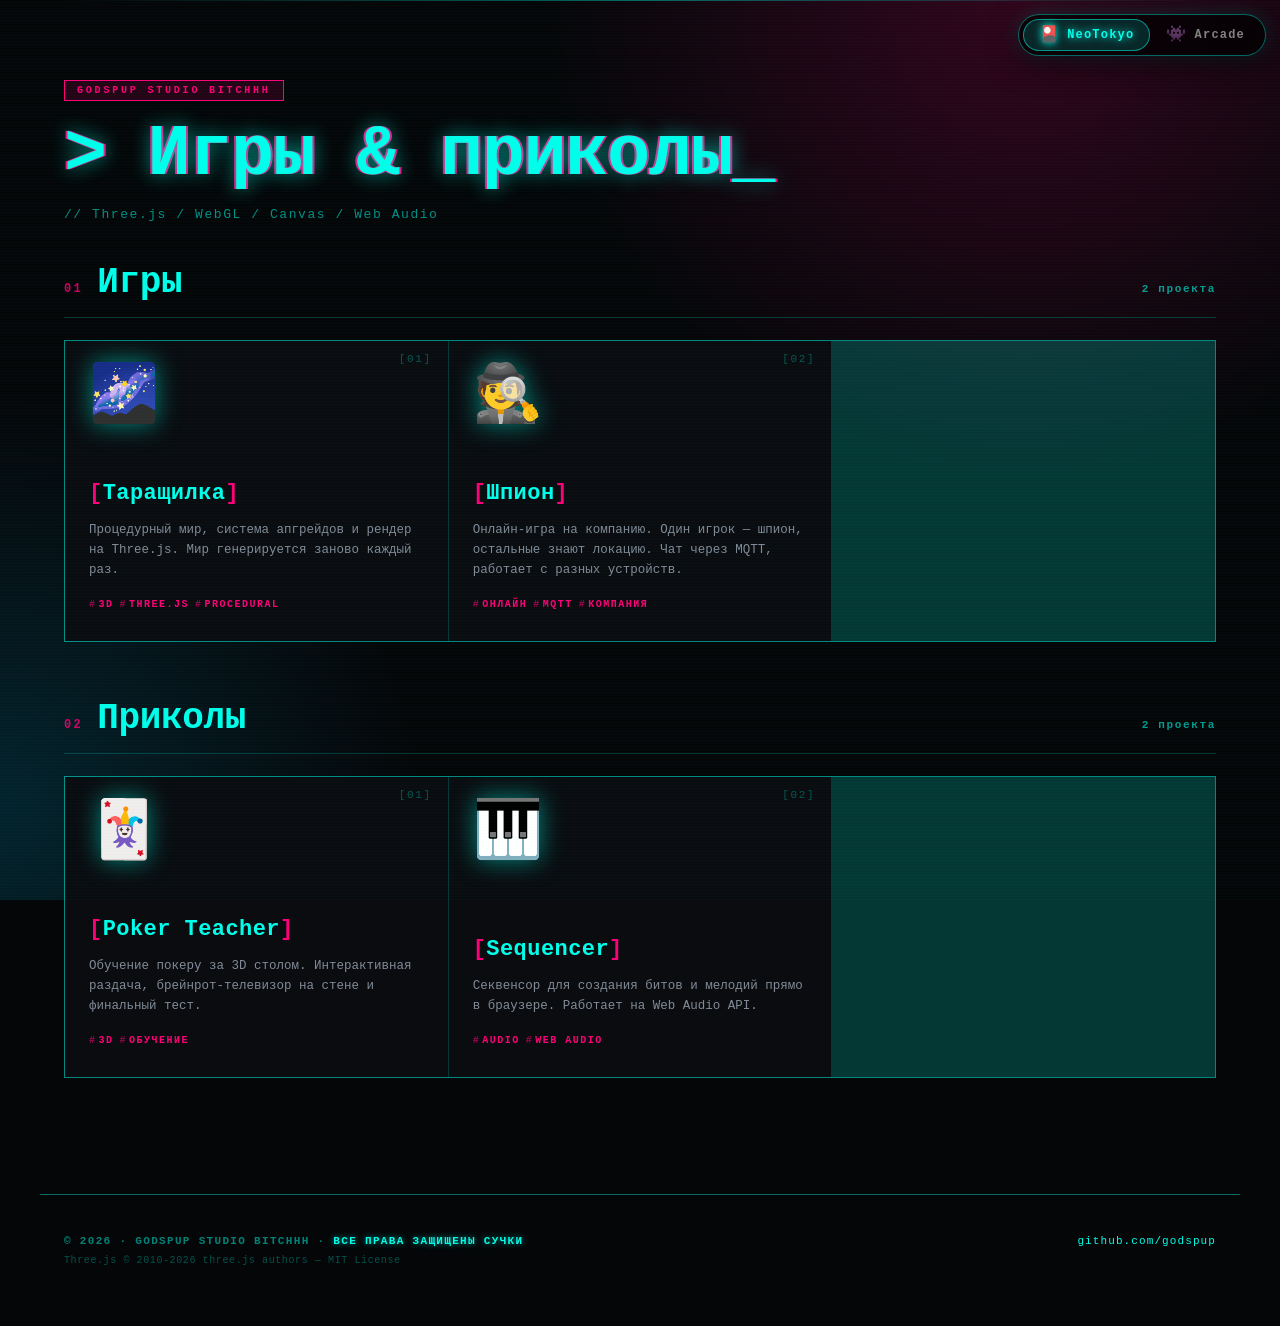
<file: index.html>
<!DOCTYPE html>
<html lang="ru" data-theme="neotokyo">
<head>
<meta charset="UTF-8">
<meta name="viewport" content="width=device-width,initial-scale=1,maximum-scale=1,user-scalable=no">
<title>godspup studio bitchhh</title>
<link rel="icon" href="data:image/svg+xml,<svg xmlns=%22http://www.w3.org/2000/svg%22 viewBox=%220 0 100 100%22><text y=%22.9em%22 font-size=%2290%22>🎴</text></svg>">
<style>
  *{margin:0;padding:0;box-sizing:border-box;-webkit-tap-highlight-color:transparent}

  :root{
    --nt-bg:#050608;
    --nt-fg:#d0e0f0;
    --nt-cyan:#00ffea;
    --nt-pink:#ff0078;
    --nt-card:#0a0c10;
    --nt-card-hi:#0e1018;
    --nt-line:rgba(0,255,234,.2);
    --nt-line-strong:rgba(0,255,234,.4);

    --arc-bg:#0a001a;
    --arc-fg:#ffffff;
    --arc-yellow:#ffdd00;
    --arc-pink:#ff0080;
    --arc-cyan:#00ffff;
    --arc-card:#0a001a;
  }

  html,body{
    min-height:100vh;
    overflow-x:hidden;
    font-family:'Courier New',Courier,monospace;
    transition:background .5s ease,color .5s ease;
  }

  /* ═══ THEME SWITCH ═══ */
  .theme-switch{
    position:fixed;
    top:14px;right:14px;
    z-index:9999;
    display:flex;
    gap:0;
    padding:4px;
    border-radius:100px;
    background:rgba(0,0,0,.75);
    backdrop-filter:blur(16px);
    -webkit-backdrop-filter:blur(16px);
    border:1px solid rgba(255,255,255,.15);
    box-shadow:0 8px 30px rgba(0,0,0,.5);
    transition:border-color .4s, box-shadow .4s;
  }
  [data-theme="neotokyo"] .theme-switch{
    border-color:rgba(0,255,234,.4);
    box-shadow:0 8px 30px rgba(0,0,0,.6),0 0 20px rgba(0,255,234,.15);
  }
  [data-theme="arcade"] .theme-switch{
    border-color:rgba(255,221,0,.5);
    box-shadow:0 8px 30px rgba(0,0,0,.6),0 0 20px rgba(255,221,0,.2);
  }
  .theme-opt{
    padding:8px 14px;
    background:transparent;
    border:none;
    border-radius:100px;
    color:rgba(255,255,255,.5);
    font-family:inherit;
    font-size:12px;
    font-weight:800;
    letter-spacing:.1em;
    cursor:pointer;
    display:flex;
    align-items:center;
    gap:7px;
    transition:all .25s;
    white-space:nowrap;
  }
  .theme-opt .ico{
    font-size:16px;line-height:1;
    display:inline-block;
    transition:transform .3s;
  }
  .theme-opt:hover .ico{transform:scale(1.2) rotate(-8deg)}
  .theme-opt .lbl{display:none}
  @media (min-width:520px){
    .theme-opt .lbl{display:inline}
    .theme-opt{padding:8px 16px}
  }
  .theme-opt:hover{color:#fff}
  [data-theme="neotokyo"] .theme-opt.active{
    background:rgba(0,255,234,.15);
    color:var(--nt-cyan);
    text-shadow:0 0 8px var(--nt-cyan);
    box-shadow:inset 0 0 0 1px rgba(0,255,234,.5);
  }
  [data-theme="arcade"] .theme-opt.active{
    background:rgba(255,221,0,.15);
    color:var(--arc-yellow);
    text-shadow:0 0 8px var(--arc-yellow);
    box-shadow:inset 0 0 0 1px rgba(255,221,0,.5);
  }

  /* ═══ DECORATIVE LAYERS ═══ */
  .scanlines{
    position:fixed;inset:0;pointer-events:none;z-index:100;
    opacity:0;transition:opacity .5s;
  }
  [data-theme="neotokyo"] .scanlines{
    opacity:1;
    background-image:repeating-linear-gradient(0deg,
      rgba(0,255,234,.025) 0, rgba(0,255,234,.025) 1px,
      transparent 1px, transparent 3px);
  }
  [data-theme="arcade"] .scanlines{
    opacity:1;
    background-image:repeating-linear-gradient(0deg,
      rgba(0,0,0,.28) 0, rgba(0,0,0,.28) 1px,
      transparent 1px, transparent 3px);
    mix-blend-mode:multiply;
  }
  .vignette{
    position:fixed;inset:0;pointer-events:none;z-index:99;
    opacity:0;transition:opacity .5s;
  }
  [data-theme="arcade"] .vignette{
    opacity:1;
    background:radial-gradient(ellipse at center,transparent 40%,rgba(0,0,0,.7) 100%);
  }

  /* ═══ BODY THEMES ═══ */
  [data-theme="neotokyo"] body{
    background:var(--nt-bg);
    color:var(--nt-fg);
    background-image:
      radial-gradient(circle 800px at 80% 0%, rgba(255,0,120,.18), transparent 60%),
      radial-gradient(circle 700px at 0% 90%, rgba(0,200,255,.15), transparent 60%);
    background-attachment:fixed;
  }
  [data-theme="arcade"] body{
    background:var(--arc-bg);
    color:var(--arc-fg);
    background-image:
      radial-gradient(circle 600px at 20% 10%, rgba(255,0,128,.25), transparent 55%),
      radial-gradient(circle 500px at 80% 80%, rgba(0,255,255,.2), transparent 55%);
    background-attachment:fixed;
  }

  /* ═══ HEADER ═══ */
  .site-header{
    padding:80px 24px 40px;
    max-width:1200px;
    margin:0 auto;
    position:relative;
    z-index:2;
  }

  .kicker{
    display:inline-block;
    padding:4px 12px;
    margin-bottom:18px;
    font-size:10px;
    letter-spacing:.28em;
    font-weight:900;
    text-transform:uppercase;
    transition:all .3s;
  }
  [data-theme="neotokyo"] .kicker{
    background:rgba(255,0,120,.12);
    border:1px solid var(--nt-pink);
    color:var(--nt-pink);
    animation:ntKickerPulse .4s linear infinite;
  }
  @keyframes ntKickerPulse{
    0%,100%{
      color:#ff0078;
      background:rgba(255,0,120,.12);
      border-color:#ff0078;
      box-shadow:0 0 6px rgba(255,0,120,.3), inset 0 0 4px rgba(255,0,120,.15);
      text-shadow:0 0 4px rgba(255,0,120,.6);
    }
    50%{
      color:#ff55bb;
      background:rgba(255,0,120,.28);
      border-color:#ff55bb;
      box-shadow:0 0 20px rgba(255,0,120,.8), 0 0 40px rgba(255,0,120,.4), inset 0 0 10px rgba(255,0,120,.5);
      text-shadow:0 0 12px rgba(255,0,120,1), 0 0 20px rgba(255,85,187,.8);
    }
  }
  [data-theme="arcade"] .kicker{
    background:var(--arc-pink);
    border:none;
    color:#fff;
    box-shadow:0 0 20px var(--arc-pink);
    animation:arcBlink 1s steps(2) infinite;
  }
  @keyframes arcBlink{50%{opacity:.35}}

  .site-title{
    font-family:'Courier New',Courier,monospace;
    font-weight:900;
    line-height:1;
    letter-spacing:-.02em;
    margin-bottom:16px;
    transition:all .4s;
  }
  [data-theme="neotokyo"] .site-title{
    font-size:clamp(34px,8vw,72px);
    color:var(--nt-cyan);
    text-shadow:
      0 0 20px rgba(0,255,234,.6),
      2px 0 0 var(--nt-pink),
      -2px 0 0 var(--nt-pink);
  }
  [data-theme="neotokyo"] .site-title::before{content:'> '}
  [data-theme="neotokyo"] .site-title::after{content:'_';animation:ntBlink .8s steps(1) infinite}
  @keyframes ntBlink{50%{opacity:0}}

  [data-theme="arcade"] .site-title{
    font-size:clamp(32px,8vw,68px);
    color:var(--arc-yellow);
    text-transform:uppercase;
    text-shadow:
      0 0 12px var(--arc-yellow),
      0 0 32px #ff6600,
      3px 3px 0 var(--arc-pink);
    letter-spacing:.01em;
  }

  .sub-nt, .sub-arc{
    font-size:13px;
    transition:opacity .3s;
  }
  .sub-nt{
    color:rgba(0,255,234,.55);
    letter-spacing:.12em;
  }
  .sub-nt::before{content:'// '}
  .sub-arc{
    display:inline-block;
    padding:6px 16px;
    background:var(--arc-pink);
    color:#fff;
    font-size:11px;
    font-weight:900;
    letter-spacing:.3em;
    text-transform:uppercase;
    box-shadow:0 0 20px var(--arc-pink);
    animation:arcBlink 1s steps(2) infinite;
  }
  [data-theme="neotokyo"] .sub-arc{display:none}
  [data-theme="arcade"] .sub-nt{display:none}

  [data-theme="arcade"] .site-header::before{
    content:'★ ★ ★';
    display:block;
    font-size:22px;
    color:var(--arc-yellow);
    letter-spacing:18px;
    margin-bottom:20px;
    text-shadow:0 0 20px var(--arc-yellow);
    animation:arcStars 3s ease-in-out infinite;
  }
  @keyframes arcStars{
    0%,100%{opacity:1}
    45%,55%{opacity:.65}
    50%{opacity:.3}
  }
  [data-theme="neotokyo"] .site-header::before{
    content:'';
    position:absolute;
    top:0;left:24px;right:24px;
    height:1px;
    background:linear-gradient(90deg,transparent,var(--nt-cyan),transparent);
    opacity:.4;
  }

  /* ═══ MAIN ═══ */
  .site-main{
    max-width:1200px;
    margin:0 auto;
    padding:0 24px 60px;
    position:relative;
    z-index:2;
  }

  /* ═══ SECTION HEAD ═══ */
  .games-section{
    margin-bottom:56px;
  }
  .section-head{
    display:flex;
    align-items:baseline;
    gap:14px;
    margin-bottom:22px;
    padding-bottom:14px;
    transition:border-color .4s;
  }
  [data-theme="neotokyo"] .section-head{
    border-bottom:1px solid var(--nt-line);
  }
  [data-theme="arcade"] .section-head{
    border-bottom:2px dashed rgba(255,221,0,.4);
  }
  .section-num{
    font-size:12px;
    font-weight:900;
    letter-spacing:.2em;
    transition:all .4s;
  }
  [data-theme="neotokyo"] .section-num{
    color:var(--nt-pink);
    opacity:.8;
  }
  [data-theme="arcade"] .section-num{
    color:var(--arc-cyan);
    text-shadow:0 0 6px var(--arc-cyan);
  }
  .section-title{
    font-family:'Courier New',monospace;
    font-size:clamp(22px,4.5vw,36px);
    font-weight:900;
    letter-spacing:-.01em;
    margin:0;
    transition:all .4s;
  }
  [data-theme="neotokyo"] .section-title{
    color:var(--nt-cyan);
  }
  [data-theme="arcade"] .section-title{
    color:var(--arc-yellow);
    text-transform:uppercase;
    text-shadow:0 0 8px var(--arc-yellow),2px 2px 0 var(--arc-pink);
  }
  .section-count{
    margin-left:auto;
    font-size:11px;
    font-weight:900;
    letter-spacing:.15em;
    opacity:.6;
    transition:all .4s;
  }
  [data-theme="neotokyo"] .section-count{color:var(--nt-cyan)}
  [data-theme="arcade"] .section-count{color:var(--arc-yellow)}

  /* ═══ GRID ═══ */
  .games-grid{
    display:grid;
    transition:gap .3s;
  }
  [data-theme="neotokyo"] .games-grid{
    grid-template-columns:repeat(auto-fill,minmax(320px,1fr));
    gap:1px;
    background:var(--nt-line);
    border:1px solid var(--nt-line-strong);
  }
  [data-theme="arcade"] .games-grid{
    grid-template-columns:repeat(auto-fill,minmax(300px,1fr));
    gap:22px;
  }

  /* ═══ GAME CARD ═══ */
  .game-card{
    text-decoration:none;
    color:inherit;
    display:block;
    position:relative;
    transition:all .3s;
    min-height:300px;
    overflow:hidden;
  }
  [data-theme="neotokyo"] .game-card{
    background:var(--nt-card);
    padding:0;
  }
  [data-theme="neotokyo"] .game-card:hover{
    background:var(--nt-card-hi);
  }

  [data-theme="arcade"] .game-card{
    padding:4px;
    background:linear-gradient(145deg,
      #ff0080,
      #00ffff,
      #ffdd00,
      #00ffff,
      #ff0080);
    border-radius:4px;
    box-shadow:
      0 0 30px rgba(255,0,128,.5),
      0 10px 30px rgba(0,0,0,.6);
    min-height:auto;
  }
  [data-theme="arcade"] .game-card:hover{
    animation:arcShake .3s infinite;
    box-shadow:
      0 0 50px rgba(255,0,128,.8),
      0 10px 40px rgba(0,0,0,.7);
  }
  @keyframes arcShake{
    0%,100%{transform:translate(0,0)}
    25%{transform:translate(-1px,1px)}
    50%{transform:translate(1px,-1px)}
    75%{transform:translate(-1px,-1px)}
  }

  .card-body{
    display:flex;
    flex-direction:column;
    gap:14px;
    min-height:300px;
    position:relative;
    overflow:hidden;
  }
  [data-theme="neotokyo"] .card-body{
    padding:28px 24px;
    background:transparent;
  }
  [data-theme="neotokyo"] .card-body::before{
    content:attr(data-num);
    position:absolute;
    top:12px;right:16px;
    font-size:11px;
    color:rgba(0,255,234,.3);
    letter-spacing:.15em;
  }
  [data-theme="neotokyo"] .card-body::after{
    content:'';
    position:absolute;
    bottom:0;left:0;
    height:2px;
    width:0;
    background:linear-gradient(90deg,var(--nt-cyan),var(--nt-pink));
    transition:width .4s cubic-bezier(.4,0,.2,1);
  }
  [data-theme="neotokyo"] .game-card:hover .card-body::after{
    width:100%;
  }

  [data-theme="arcade"] .card-body{
    padding:24px;
    background:var(--arc-card);
    border-radius:2px;
    min-height:280px;
  }
  [data-theme="arcade"] .card-body::before{
    content:'';
    position:absolute;
    top:0;left:0;right:0;
    height:2px;
    background:linear-gradient(90deg,transparent,var(--arc-yellow),transparent);
    animation:arcScan 3s linear infinite;
  }
  @keyframes arcScan{
    0%{transform:translateX(-100%)}
    100%{transform:translateX(100%)}
  }

  .card-emoji{
    font-size:56px;
    line-height:1;
    transition:all .3s;
  }
  [data-theme="neotokyo"] .card-emoji{
    filter:drop-shadow(0 0 12px rgba(0,255,234,.5));
  }
  [data-theme="neotokyo"] .game-card:hover .card-emoji{
    transform:scale(1.15) rotate(-6deg);
    filter:drop-shadow(0 0 22px rgba(0,255,234,.9));
  }
  [data-theme="arcade"] .card-emoji{
    filter:drop-shadow(0 0 15px #ff0080) drop-shadow(0 0 30px #ff0080);
  }
  [data-theme="arcade"] .game-card:hover .card-emoji{
    transform:scale(1.15) rotate(6deg);
  }

  .card-title{
    font-weight:900;
    line-height:1.1;
    letter-spacing:-.01em;
    margin-top:auto;
    transition:all .3s;
  }
  [data-theme="neotokyo"] .card-title{
    font-size:22px;
    color:var(--nt-cyan);
    letter-spacing:.02em;
  }
  [data-theme="neotokyo"] .card-title::before{content:'[';color:var(--nt-pink)}
  [data-theme="neotokyo"] .card-title::after{content:']';color:var(--nt-pink)}

  [data-theme="arcade"] .card-title{
    font-size:22px;
    color:var(--arc-yellow);
    text-transform:uppercase;
    letter-spacing:.03em;
    text-shadow:0 0 8px var(--arc-yellow),2px 2px 0 var(--arc-pink);
  }

  .card-desc{
    font-size:12.5px;
    line-height:1.6;
    transition:color .3s;
  }
  [data-theme="neotokyo"] .card-desc{
    color:rgba(208,224,240,.6);
  }
  [data-theme="arcade"] .card-desc{
    color:rgba(255,255,255,.75);
  }

  .card-tags{
    display:flex;
    gap:6px;
    flex-wrap:wrap;
    margin-top:2px;
  }
  .card-tag{
    font-size:10px;
    font-weight:700;
    letter-spacing:.12em;
    text-transform:uppercase;
    padding:3px 9px;
    transition:all .3s;
  }
  [data-theme="neotokyo"] .card-tag{
    color:var(--nt-pink);
    background:transparent;
    border:none;
    padding:3px 0;
    letter-spacing:.15em;
  }
  [data-theme="neotokyo"] .card-tag::before{content:'#';opacity:.6;margin-right:2px}

  [data-theme="arcade"] .card-tag{
    color:var(--arc-cyan);
    background:transparent;
    border:2px solid var(--arc-cyan);
    text-shadow:0 0 6px var(--arc-cyan);
    box-shadow:0 0 8px rgba(0,255,255,.4);
  }

  /* ═══ FOOTER ═══ */
  .site-footer{
    max-width:1200px;
    margin:0 auto;
    padding:40px 24px 60px;
    display:flex;
    justify-content:space-between;
    flex-wrap:wrap;
    gap:20px;
    font-size:11px;
    letter-spacing:.1em;
    position:relative;
    z-index:2;
    transition:all .4s;
  }
  .footer-left{
    display:flex;
    flex-direction:column;
    gap:8px;
  }
  .footer-copy{
    font-weight:800;
    text-transform:uppercase;
    letter-spacing:.12em;
  }
  .footer-copy strong{
    font-weight:900;
    transition:all .4s;
  }
  .footer-attrib{
    font-size:10px;
    letter-spacing:.06em;
    opacity:.6;
    text-transform:none;
    font-weight:400;
  }
  .footer-right a{
    text-decoration:none;
    transition:all .2s;
  }

  [data-theme="neotokyo"] .site-footer{
    border-top:1px solid var(--nt-line-strong);
    color:rgba(0,255,234,.5);
  }
  [data-theme="neotokyo"] .footer-copy strong{
    color:var(--nt-cyan);
    text-shadow:0 0 6px rgba(0,255,234,.6);
  }
  [data-theme="neotokyo"] .footer-right a{
    color:var(--nt-cyan);
  }
  [data-theme="neotokyo"] .footer-right a:hover{
    text-shadow:0 0 10px var(--nt-cyan);
  }

  [data-theme="arcade"] .site-footer{
    border-top:1px solid rgba(255,221,0,.3);
    color:rgba(255,255,255,.45);
    padding-bottom:80px;
    text-transform:uppercase;
    font-weight:700;
    letter-spacing:.15em;
  }
  [data-theme="arcade"] .footer-copy strong{
    color:var(--arc-yellow);
    text-shadow:0 0 8px var(--arc-yellow);
  }
  [data-theme="arcade"] .footer-attrib{
    text-transform:none;
    letter-spacing:.05em;
  }
  [data-theme="arcade"] .footer-right a{
    color:var(--arc-yellow);
    text-shadow:0 0 8px var(--arc-yellow);
  }

  /* ═══ RESPONSIVE ═══ */
  @media (max-width:520px){
    .site-header{padding:70px 18px 30px}
    .site-main{padding:0 18px 50px}
    .site-footer{padding:32px 18px 50px}
    [data-theme="arcade"] .site-header::before{font-size:18px;letter-spacing:14px}
    .card-emoji{font-size:48px}
    .card-title{font-size:20px}
    [data-theme="arcade"] .site-title{font-size:28px}
    [data-theme="neotokyo"] .site-title{font-size:30px}
  }
</style>
</head>
<body>

<div class="theme-switch" id="themeSwitch">
  <button class="theme-opt active" data-theme="neotokyo">
    <span class="ico">🎴</span><span class="lbl">NeoTokyo</span>
  </button>
  <button class="theme-opt" data-theme="arcade">
    <span class="ico">👾</span><span class="lbl">Arcade</span>
  </button>
</div>

<div class="scanlines"></div>
<div class="vignette"></div>

<header class="site-header">
  <div class="kicker">godspup studio bitchhh</div>
  <h1 class="site-title">Игры &amp; приколы</h1>
  <div class="sub-nt">Three.js / WebGL / Canvas / Web Audio</div>
  <div class="sub-arc">↯ insert coin ↯</div>
</header>

<main class="site-main">
  <section class="games-section">
    <div class="section-head">
      <span class="section-num">01</span>
      <h2 class="section-title">Игры</h2>
      <span class="section-count">2 проекта</span>
    </div>
    <div class="games-grid" id="gamesGrid"></div>
  </section>

  <section class="games-section">
    <div class="section-head">
      <span class="section-num">02</span>
      <h2 class="section-title">Приколы</h2>
      <span class="section-count">2 проекта</span>
    </div>
    <div class="games-grid" id="pranksGrid"></div>
  </section>
</main>

<footer class="site-footer">
  <div class="footer-left">
    <div class="footer-copy">© 2026 · godspup studio bitchhh · <strong>Все права защищены сучки</strong></div>
    <div class="footer-attrib">Three.js © 2010-2026 three.js authors — MIT License</div>
  </div>
  <div class="footer-right">
    <a href="https://github.com/godspup" target="_blank">github.com/godspup</a>
  </div>
</footer>

<script>
const GAMES_LIST = [
  {
    title: 'Таращилка',
    desc: 'Процедурный мир, система апгрейдов и рендер на Three.js. Мир генерируется заново каждый раз.',
    url: 'games/taraschilka/index.html',
    emoji: '🌌',
    tags: ['3D','Three.js','Procedural'],
  },
  {
    title: 'Шпион',
    desc: 'Онлайн-игра на компанию. Один игрок — шпион, остальные знают локацию. Чат через MQTT, работает с разных устройств.',
    url: 'games/spygame/spygame.html',
    emoji: '🕵️',
    tags: ['Онлайн','MQTT','Компания'],
  },
];

const PRANKS_LIST = [
  {
    title: 'Poker Teacher',
    desc: 'Обучение покеру за 3D столом. Интерактивная раздача, брейнрот-телевизор на стене и финальный тест.',
    url: 'lols/pokerteacher/pokerteacher.html',
    emoji: '🃏',
    tags: ['3D','Обучение'],
  },
  {
    title: 'Sequencer',
    desc: 'Секвенсор для создания битов и мелодий прямо в браузере. Работает на Web Audio API.',
    url: 'lols/sequencer/sequencer.html',
    emoji: '🎹',
    tags: ['Audio','Web Audio'],
  },
];

function renderCards(list){
  return list.map((g, i) => {
    const num = String(i + 1).padStart(2, '0');
    return `
      <a class="game-card" href="${g.url}">
        <div class="card-body" data-num="[${num}]">
          <div class="card-emoji">${g.emoji}</div>
          <div class="card-title">${g.title}</div>
          <div class="card-desc">${g.desc}</div>
          <div class="card-tags">
            ${g.tags.map(t => `<span class="card-tag">${t}</span>`).join('')}
          </div>
        </div>
      </a>
    `;
  }).join('');
}

document.getElementById('gamesGrid').innerHTML = renderCards(GAMES_LIST);
document.getElementById('pranksGrid').innerHTML = renderCards(PRANKS_LIST);

const root = document.documentElement;
const themeBtns = document.querySelectorAll('.theme-opt');
const favicon = document.querySelector('link[rel="icon"]');

const FAVICONS = {
  neotokyo: '🎴',
  arcade: '👾',
};

function setTheme(theme){
  root.setAttribute('data-theme', theme);
  themeBtns.forEach(b => b.classList.toggle('active', b.dataset.theme === theme));

  const ico = FAVICONS[theme] || '🎮';
  favicon.href = `data:image/svg+xml,<svg xmlns=%22http://www.w3.org/2000/svg%22 viewBox=%220 0 100 100%22><text y=%22.9em%22 font-size=%2290%22>${ico}</text></svg>`;

  let meta = document.querySelector('meta[name="theme-color"]');
  if (!meta){
    meta = document.createElement('meta');
    meta.name = 'theme-color';
    document.head.appendChild(meta);
  }
  meta.content = theme === 'arcade' ? '#0a001a' : '#050608';

  try { localStorage.setItem('hub-theme', theme); } catch(e){}
}

themeBtns.forEach(btn => {
  btn.addEventListener('click', () => setTheme(btn.dataset.theme));
});

try {
  const saved = localStorage.getItem('hub-theme');
  if (saved && FAVICONS[saved]) setTheme(saved);
  else setTheme('neotokyo');
} catch(e){
  setTheme('neotokyo');
}
</script>
</body>
</html>
</file>
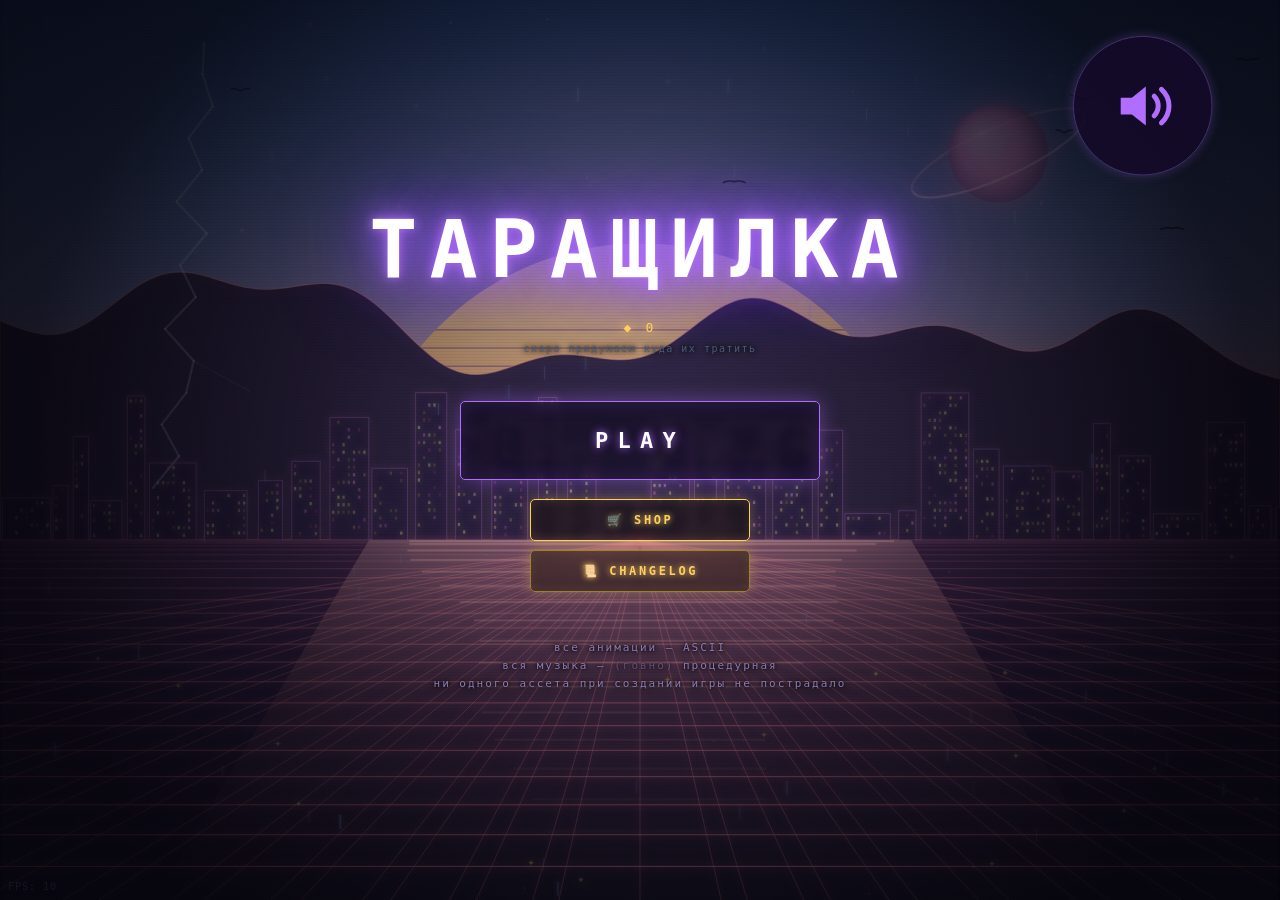
<file: games/taraschilka/index.html>
<!DOCTYPE html>
<html lang="ru">
<head>
<meta charset="UTF-8">
<meta name="viewport" content="width=device-width, initial-scale=1.0, maximum-scale=1.0, user-scalable=no, viewport-fit=cover">
<title>ТАРАЩИЛКА</title>
<link rel="stylesheet" href="style.css">
</head>
<body>
<canvas id="menuBg"></canvas>
<canvas id="game"></canvas>

<!-- HUD: все элементы абсолютные, позиции через CSS calc от --u/--uy -->
<div class="hud" id="hud" style="display:none">
  <div class="hud-el hud-wave">
    <span class="lbl">WAVE</span>
    <span class="val" id="hud-wave">1</span>
  </div>
  <div class="hud-el hud-lvl">
    <span class="lbl">LVL</span>
    <span class="val" id="hud-lvl">1</span>
  </div>
  <div class="hud-el hud-pickups" id="hudPickups">
    <div class="hud-pickup" data-pk="haste" style="display:none">
      <div class="hud-pickup-bar"><div class="hud-pickup-fill" style="background:#7eff90"></div></div>
      <span class="hud-pickup-icon" style="color:#7eff90">
        <svg viewBox="-12 -12 24 24"><path d="M 2 -10 L -5 1 L 0.5 1 L -2 10 L 5 -1 L -0.5 -1 Z" fill="currentColor"/></svg>
      </span>
    </div>
    <div class="hud-pickup" data-pk="shield" style="display:none">
      <div class="hud-pickup-bar"><div class="hud-pickup-fill" style="background:#4da0ff"></div></div>
      <span class="hud-pickup-icon" style="color:#4da0ff">
        <svg viewBox="-12 -12 24 24"><path d="M 0 -10 L 7.5 -5 L 7.5 1 Q 6 7 0 10 Q -6 7 -7.5 1 L -7.5 -5 Z" fill="currentColor"/></svg>
      </span>
    </div>
    <div class="hud-pickup" data-pk="rage" style="display:none">
      <div class="hud-pickup-bar"><div class="hud-pickup-fill" style="background:#ff3060"></div></div>
      <span class="hud-pickup-icon" style="color:#ff3060">
        <svg viewBox="-12 -12 24 24"><path d="M 0 -10 L 2.47 -2.47 L 10 0 L 2.47 2.47 L 0 10 L -2.47 2.47 L -10 0 L -2.47 -2.47 Z" fill="currentColor"/></svg>
      </span>
    </div>
    <div class="hud-pickup" data-pk="slowmo" style="display:none">
      <div class="hud-pickup-bar"><div class="hud-pickup-fill" style="background:#b16dff"></div></div>
      <span class="hud-pickup-icon" style="color:#b16dff">
        <svg viewBox="-12 -12 24 24"><path d="M -6 -8 L 6 -8 L 0.5 0 L 6 8 L -6 8 L -0.5 0 Z" fill="currentColor"/></svg>
      </span>
    </div>
  </div>
  <div class="hud-el hud-score">
    <span class="lbl">SCORE</span>
    <span class="val" id="hud-score">0</span>
  </div>
  <div class="hud-el hud-kills">
    <span class="lbl">KILLS</span>
    <span class="val" id="hud-kills">0</span>
  </div>
  <div class="hud-el hud-hp-wrap">
    <div class="hud-hp">
      <div class="hud-hp-fill" id="hud-hp" style="width:100%"></div>
      <div class="hud-hp-tick" style="left:25%"></div>
      <div class="hud-hp-tick" style="left:50%"></div>
      <div class="hud-hp-tick" style="left:75%"></div>
    </div>
    <div class="hud-hp-labels">
      <span id="hud-hp-lbl-mid" style="left:50%;transform:translateX(-50%)">50</span>
      <span id="hud-hp-lbl-max" style="right:0">100</span>
    </div>
  </div>
  <div class="hud-el hud-xp">
    <div class="hud-xp-fill" id="hud-xp" style="width:0%"></div>
  </div>
</div>

<div class="hud-el hud-time" id="hud-time" style="display:none">00:00</div>
<div class="hud-el hud-dmc" id="dmcRating">D</div>
<div class="hud-el hud-streak" id="dmcCombo">STREAK</div>

<button class="pause-btn" id="pauseBtn" title="Пауза (P)">
  <svg viewBox="0 0 24 24" fill="currentColor">
    <rect x="6.5" y="5" width="4" height="14" rx="1.2"/>
    <rect x="13.5" y="5" width="4" height="14" rx="1.2"/>
  </svg>
</button>
<button class="mute-btn" id="muteBtn" title="Sound">
  <svg class="ico-on" viewBox="0 0 24 24" fill="currentColor">
    <path d="M4 9v6h4l5 4V5L8 9H4z"/>
    <path d="M16 8.5a5 5 0 0 1 0 7" stroke="currentColor" stroke-width="1.8" fill="none" stroke-linecap="round"/>
    <path d="M18.6 6a8 8 0 0 1 0 12" stroke="currentColor" stroke-width="1.8" fill="none" stroke-linecap="round"/>
  </svg>
  <svg class="ico-off" viewBox="0 0 24 24" fill="currentColor">
    <path d="M4 9v6h4l5 4V5L8 9H4z"/>
    <path d="M16 9l6 6 M22 9l-6 6" stroke="currentColor" stroke-width="2" fill="none" stroke-linecap="round"/>
  </svg>
</button>

<div class="joystick" id="joy"><div class="joystick-knob" id="joyKnob"></div></div>
<div class="fps-tag" id="fpsTag"></div>

<div class="overlay show" id="titleScreen">
  <div class="title">ТАРАЩИЛКА</div>
  <div class="menu-tugriks" id="menuTugriks">◆ 0</div>
  <div class="menu-soon">скоро придумаем куда их тратить</div>
  <button class="btn" id="playBtn">PLAY</button>
  <button class="btn small" id="shopBtn">🛒 SHOP</button>
  <button class="btn small changelog-btn" id="changelogBtn">📜 CHANGELOG</button>
  <div class="menu-credits">
    <div>все анимации — ASCII</div>
    <div>вся музыка — <span class="credits-dim">(говно)</span> процедурная</div>
    <div>ни одного ассета при создании игры не пострадало</div>
  </div>
</div>

<div class="overlay" id="upgradeScreen">
  <h2>LEVEL UP</h2>
  <div class="upgrades" id="upgradeList"></div>
</div>

<div class="overlay" id="pauseScreen">
  <div class="pause-panel">
    <button class="pause-close" id="pauseClose" title="Resume">✕</button>
    <h2>PAUSED</h2>
    <div class="pause-tabs">
      <button class="pause-tab active" data-tab="main">Main</button>
      <button class="pause-tab" data-tab="upgrades">Upgrades</button>
      <button class="pause-tab" data-tab="stats">Stats</button>
      <button class="pause-tab" data-tab="dev" id="devTabBtn" style="display:none">Dev</button>
    </div>
    <div class="pause-content">
      <div class="pause-pane active" data-pane="main">
        <div class="slider-row">
          <label>VIEW ZOOM <span class="v" id="zoomVal">0.70×</span></label>
          <input type="range" id="zoomSlider" min="0.5" max="2.0" step="0.05" value="0.7">
        </div>
        <button class="btn small" id="pauseReportBtn">ОТЧЁТ ЗАБЕГА</button>
        <button class="btn small" id="devUnlockBtn" style="align-self:center;font-size:11px;opacity:0.55">DEV TOOLS</button>
        <button class="btn small" id="devPanelBtn" style="align-self:center;font-size:11px;opacity:0.55;display:none">⚙ TUNING PANEL</button>
        <button class="btn danger" id="quitBtn">QUIT TO MENU</button>
      </div>
      <div class="pause-pane" data-pane="upgrades">
        <div class="stat-list" id="pauseUpgradesList"></div>
      </div>
      <div class="pause-pane" data-pane="stats">
        <div class="stat-list" id="pauseStatsList"></div>
      </div>
      <div class="pause-pane" data-pane="dev">
        <div class="slider-row">
          <label>GAME SPEED <span class="v" id="speedVal">×1.0</span></label>
          <input type="range" id="speedSlider" min="1" max="10" step="0.5" value="1">
        </div>
        <button class="btn small" id="spawnWaveBtn">SPAWN ×2 WAVE NOW</button>
        <button class="btn small" id="devTugriksBtn">+1000 ◆ TUGRIKS</button>
        <div class="stat-list" id="devList"></div>
      </div>
    </div>
    <div class="pause-resume-bar">
      <button class="btn" id="resumeBtn" style="padding:12px 40px;font-size:14px">RESUME</button>
    </div>
  </div>
</div>

<div class="overlay" id="tuningPanel">
  <div class="tune-panel">
    <div class="tune-header">
      <h2>TUNING</h2>
      <button class="pause-close" id="tuneCloseBtn" title="Close">✕</button>
    </div>
    <div class="tune-actions tune-actions-apply">
      <button class="tune-btn tune-btn-apply" id="tuneApplyBtn">⚡ APPLY TO GAME</button>
    </div>
    <div class="tune-actions">
      <button class="tune-btn" id="tuneExportBtn">📤 EXPORT</button>
      <button class="tune-btn" id="tuneImportBtn">📥 IMPORT</button>
      <button class="tune-btn" id="tuneBaseBtn">📌 SET BASE</button>
      <button class="tune-btn tune-btn-danger" id="tuneResetAllBtn">↺ RESET</button>
      <input type="file" id="tuneImportFile" accept=".json,application/json" style="display:none">
    </div>
    <div class="tune-info" id="tuneInfo">0 изменений</div>
    <div class="tune-content" id="tuneContent"></div>
  </div>
</div>

<div class="overlay" id="deadScreen">
  <div class="dead-title">GAME OVER</div>
  <div class="best-tag" id="bestTag"></div>
  <div>
    <div class="stat-row"><span>TIME SURVIVED</span><span class="v" id="statTime">0:00</span></div>
    <div class="stat-row"><span>SCORE</span><span class="v" id="statScore">0</span></div>
    <div class="stat-row"><span>KILLS</span><span class="v" id="statKills">0</span></div>
    <div class="stat-row"><span>WAVE REACHED</span><span class="v" id="statWave">1</span></div>
    <div class="stat-row"><span>LEVEL</span><span class="v" id="statLvl">1</span></div>
    <div class="stat-row"><span>RANK</span><span class="v" id="statRank">D</span></div>
  </div>
  <div class="reward-tag" id="rewardTag">◆ +0</div>
  <button class="btn small reward-btn" id="claimBtn">CLAIM REWARD</button>
  <div class="dead-btns">
    <button class="btn" id="retryBtn">RETRY</button>
    <button class="btn small" id="deadMenuBtn">MAIN MENU</button>
    <button class="btn small" id="deadReportBtn" style="display:none">ОТЧЁТ</button>
    <button class="btn small" id="devReviveBtn" style="opacity:0.35;font-size:10px">DEV</button>
  </div>
</div>

<div class="overlay" id="runReportModal">
  <div class="report-panel">
    <div class="report-head">
      <h2>ОТЧЁТ ЗАБЕГА</h2>
      <button class="pause-close" id="runReportClose">✕</button>
    </div>
    <textarea id="runReportText" readonly spellcheck="false"></textarea>
    <div class="report-btns">
      <button class="btn small" id="runReportCopy">КОПИРОВАТЬ</button>
      <button class="btn small" id="runReportClose2">ЗАКРЫТЬ</button>
    </div>
  </div>
</div>

<div class="overlay" id="shopScreen">
  <div class="shop-panel">
    <button class="pause-close" id="shopClose" title="Close">✕</button>
    <h2>SHOP</h2>
    <div class="tugriks-balance">◆ <span id="shopBalance">0</span></div>
    <div class="shop-tabs">
      <button class="shop-tab active" data-shop-tab="skins">SKINS</button>
      <button class="shop-tab" data-shop-tab="tracks">TRACKS</button>
    </div>
    <div class="shop-body" id="shopBody"></div>
    <button class="btn" id="shopBackBtn" style="padding:12px 40px;font-size:14px;margin-top:6px">CLOSE</button>
  </div>
</div>

<div class="overlay" id="changelogScreen">
  <div class="changelog-panel">
    <button class="pause-close" id="changelogClose" title="Close">✕</button>
    <h2>CHANGELOG</h2>
    <div class="changelog-list" id="changelogList"></div>
    <button class="btn" id="changelogBackBtn" style="padding:12px 40px;font-size:14px;margin-top:6px">CLOSE</button>
  </div>
</div>

<script>
(function () {
  const FILES = [
    'js/changelog.js',
    'js/tuning.js',
    'js/config.js',
    'js/audio.js',
    'js/upgrades.js',
    'js/state.js',
    'js/input.js',
    'js/world.js',
    'js/render.js',
    'js/ui.js',
    'js/menu-bg.js',
    'js/main.js',
  ];
  let done = 0;
  function loadWithRetry(src, attempt) {
    return new Promise((resolve) => {
      const s = document.createElement('script');
      const sep = src.indexOf('?') === -1 ? '?' : '&';
      s.src = src + sep + '_r=' + attempt + '_' + Date.now();
      s.onload = () => { console.log('[LOAD] ✓ ' + src + (attempt > 0 ? ' (попытка ' + (attempt + 1) + ')' : '')); done++; resolve(); };
      s.onerror = () => {
        if (attempt < 5) {
          console.warn('[LOAD] ⟳ ' + src + ' — повтор, попытка ' + (attempt + 2));
          setTimeout(() => { loadWithRetry(src, attempt + 1).then(resolve); }, 250 + attempt * 200);
        } else { console.error('[LOAD] ✗ ' + src + ' не загружен после 5 попыток'); resolve(); }
      };
      document.head.appendChild(s);
    });
  }
  (async () => {
    console.log('[LOAD] загружаю ' + FILES.length + ' скриптов...');
    for (const f of FILES) await loadWithRetry(f, 0);
    console.log('[LOAD] готово — загружено ' + done + '/' + FILES.length);
  })();
})();
</script>
</body>
</html>
</file>
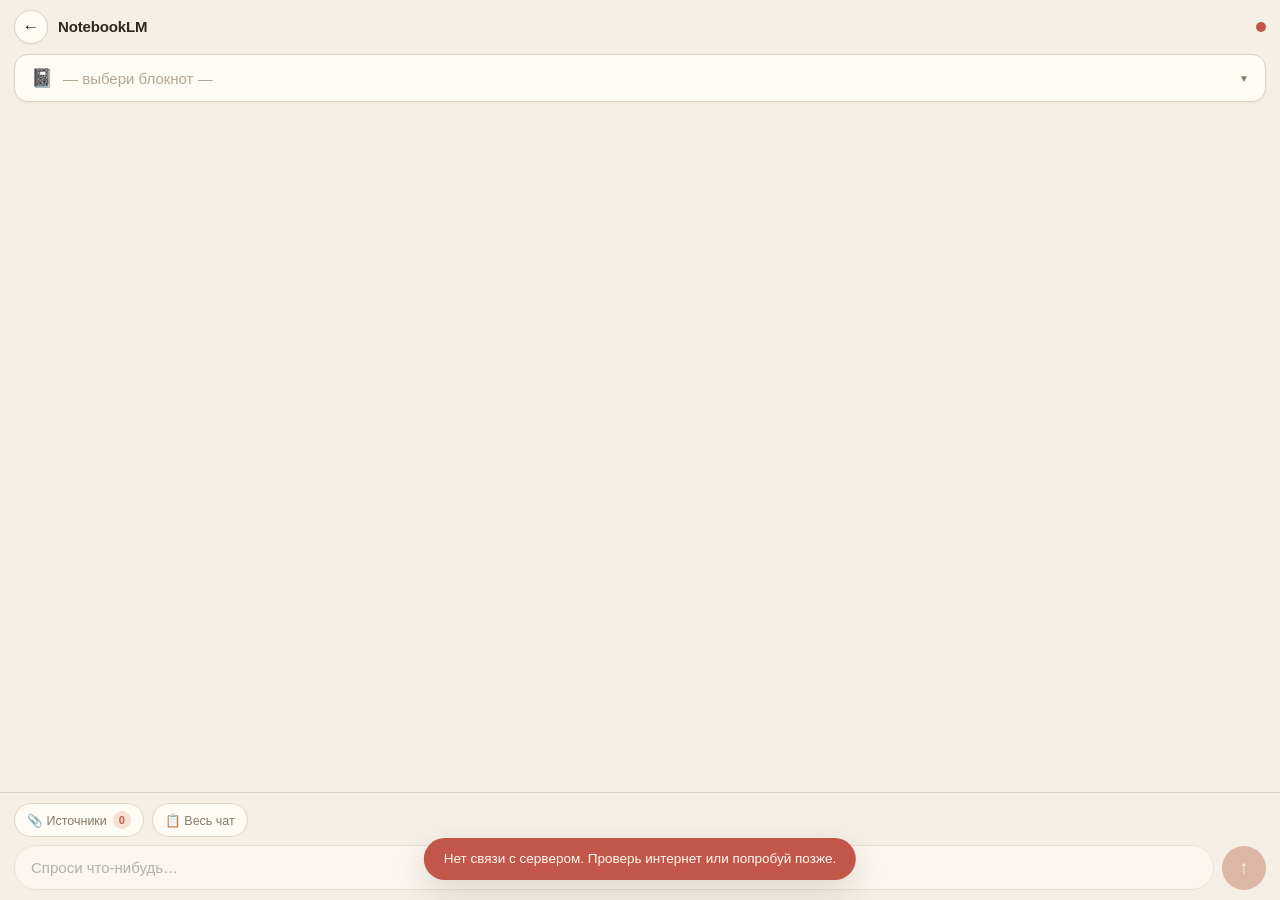
<file: lols/notebooklm/index.html>
<!DOCTYPE html>
<html lang="ru">
<head>
<meta charset="UTF-8">
<meta name="viewport" content="width=device-width, initial-scale=1, viewport-fit=cover">
<meta name="theme-color" content="#f5efe6">
<title>NotebookLM</title>
<style>
  * { box-sizing: border-box; margin: 0; padding: 0; -webkit-tap-highlight-color: transparent; }
  :root {
    --bg: #f5efe6;
    --surface: #fffcf6;
    --surface-2: #ede4d6;
    --surface-3: #e5d8c4;
    --border: #dfd3c1;
    --border-strong: #c9b8a0;
    --text: #2f2721;
    --text-muted: #8a7a68;
    --text-dim: #b3a695;
    --accent: #b86545;
    --accent-hover: #a35538;
    --accent-soft: #f5e0d2;
    --ok: #6e8f5a;
    --warn: #c19a3e;
    --err: #c25648;
    --radius: 14px;
    --radius-sm: 10px;
    --shadow-sm: 0 1px 2px rgba(60, 40, 20, 0.06);
    --shadow: 0 4px 12px rgba(60, 40, 20, 0.08);
    --shadow-lg: 0 12px 32px rgba(60, 40, 20, 0.14);
  }
  html, body { height: 100%; }
  body {
    font-family: -apple-system, BlinkMacSystemFont, "Segoe UI", Roboto, "Helvetica Neue", sans-serif;
    background: var(--bg); color: var(--text); font-size: 15px; line-height: 1.5;
    display: flex; flex-direction: column;
    height: 100vh; height: 100dvh;
    overflow: hidden;
    -webkit-font-smoothing: antialiased;
  }
  .topbar {
    display: flex; align-items: center; gap: 10px;
    padding: 10px 14px;
    padding-top: max(10px, env(safe-area-inset-top));
    flex-shrink: 0;
  }
  .back {
    width: 34px; height: 34px;
    display: flex; align-items: center; justify-content: center;
    border-radius: 50%; background: var(--surface); color: var(--text);
    text-decoration: none; font-size: 17px;
    box-shadow: var(--shadow-sm); border: 1px solid var(--border);
    flex-shrink: 0; transition: background 0.15s;
  }
  .back:active { background: var(--surface-2); }
  .brand { font-weight: 600; font-size: 15px; letter-spacing: -0.01em; flex: 1; }
  .status {
    width: 10px; height: 10px; border-radius: 50%;
    background: var(--text-dim); flex-shrink: 0; transition: background 0.2s, box-shadow 0.2s;
  }
  .status.ok { background: var(--ok); box-shadow: 0 0 0 3px rgba(110, 143, 90, 0.18); }
  .status.err { background: var(--err); }
  .status.checking { background: var(--warn); animation: pulse 1.2s infinite; }
  @keyframes pulse { 50% { opacity: 0.4; } }

  .nb-pill {
    display: flex; align-items: center; gap: 10px;
    margin: 0 14px 12px;
    padding: 12px 16px;
    background: var(--surface); border: 1px solid var(--border);
    border-radius: var(--radius); color: var(--text); cursor: pointer;
    font-family: inherit; font-size: 15px; text-align: left;
    box-shadow: var(--shadow-sm); flex-shrink: 0;
    transition: background 0.15s, border-color 0.15s, transform 0.08s;
  }
  .nb-pill:active { transform: scale(0.985); background: var(--surface-2); }
  .nb-pill .icon { font-size: 18px; flex-shrink: 0; }
  .nb-pill .title {
    flex: 1; min-width: 0; font-weight: 500;
    overflow: hidden; text-overflow: ellipsis; white-space: nowrap;
  }
  .nb-pill .title.placeholder { color: var(--text-dim); font-weight: 400; }
  .nb-pill .chev { font-size: 10px; color: var(--text-muted); flex-shrink: 0; }

  .chat {
    flex: 1; min-height: 0; overflow-y: auto;
    padding: 8px 14px 16px;
    display: flex; flex-direction: column; gap: 14px;
    scroll-behavior: smooth;
    user-select: text; -webkit-user-select: text;
  }
  .empty {
    margin: auto; text-align: center; color: var(--text-muted);
    font-size: 14px; line-height: 1.6; max-width: 280px; padding: 20px;
  }
  .empty .icon { font-size: 42px; display: block; margin-bottom: 14px; opacity: 0.5; }
  .empty .title { font-size: 16px; font-weight: 600; color: var(--text); margin-bottom: 6px; }

  .msg-row { display: flex; flex-direction: column; gap: 5px; max-width: 88%; }
  .msg-row.user { align-self: flex-end; align-items: flex-end; }
  .msg-row.bot { align-self: flex-start; align-items: flex-start; }
  .msg {
    padding: 11px 15px; border-radius: 18px;
    font-size: 15px; line-height: 1.5;
    white-space: pre-wrap; word-wrap: break-word;
    user-select: text; -webkit-user-select: text;
    animation: msgIn 0.22s ease-out;
  }
  @keyframes msgIn {
    from { opacity: 0; transform: translateY(6px); }
    to { opacity: 1; transform: translateY(0); }
  }
  .msg.user {
    background: var(--accent); color: #fffaf3;
    border-bottom-right-radius: 6px;
    box-shadow: 0 2px 8px rgba(184, 101, 69, 0.22);
  }
  .msg.bot {
    background: var(--surface); color: var(--text);
    border: 1px solid var(--border);
    border-bottom-left-radius: 6px;
    box-shadow: var(--shadow-sm);
  }
  .msg.bot.loading { color: var(--text-muted); font-style: italic; }
  .msg.bot.loading::after {
    content: ""; display: inline-block;
    width: 10px; height: 10px;
    border: 2px solid var(--border); border-top-color: var(--accent);
    border-radius: 50%; animation: spin 0.8s linear infinite;
    margin-left: 8px; vertical-align: middle;
  }
  @keyframes spin { to { transform: rotate(360deg); } }
  .copy-btn {
    padding: 4px 10px; background: transparent;
    border: 1px solid var(--border); border-radius: 12px;
    color: var(--text-muted); cursor: pointer;
    font-size: 11px; font-family: inherit;
    display: inline-flex; align-items: center; gap: 4px;
    transition: color 0.15s, border-color 0.15s, transform 0.08s;
  }
  .copy-btn:active { transform: scale(0.94); color: var(--text); border-color: var(--border-strong); }

  .dock {
    flex-shrink: 0; padding: 10px 14px;
    padding-bottom: max(10px, env(safe-area-inset-bottom));
    background: var(--bg); border-top: 1px solid var(--border);
    display: flex; flex-direction: column; gap: 8px;
  }
  .dock-tools { display: flex; gap: 8px; overflow-x: auto; scrollbar-width: none; }
  .dock-tools::-webkit-scrollbar { display: none; }
  .chip {
    display: inline-flex; align-items: center; gap: 6px;
    padding: 7px 12px; background: var(--surface);
    border: 1px solid var(--border); border-radius: 20px;
    color: var(--text-muted); cursor: pointer; font-family: inherit;
    font-size: 12.5px; font-weight: 500; white-space: nowrap;
    transition: all 0.15s; flex-shrink: 0;
  }
  .chip:active { transform: scale(0.97); color: var(--text); border-color: var(--border-strong); }
  .chip-badge {
    min-width: 18px; height: 18px; padding: 0 5px;
    background: var(--accent-soft); color: var(--accent);
    border-radius: 9px; font-size: 11px; font-weight: 600;
    display: inline-flex; align-items: center; justify-content: center;
  }

  .dock-input { display: flex; gap: 8px; align-items: flex-end; }
  .dock-input textarea {
    flex: 1; resize: none;
    background: var(--surface); border: 1px solid var(--border);
    border-radius: 22px; color: var(--text);
    padding: 11px 16px; font-family: inherit; font-size: 15px; line-height: 1.4;
    min-height: 44px; max-height: 130px; outline: none;
    transition: border-color 0.15s;
    user-select: text; -webkit-user-select: text;
  }
  .dock-input textarea:focus { border-color: var(--accent); }
  .dock-input textarea:disabled { opacity: 0.5; }
  .send {
    width: 44px; height: 44px; border-radius: 50%;
    background: var(--accent); border: none; color: #fffaf3;
    font-size: 19px; font-weight: 600; cursor: pointer;
    flex-shrink: 0; display: flex; align-items: center; justify-content: center;
    transition: background 0.15s, transform 0.08s;
    box-shadow: 0 2px 8px rgba(184, 101, 69, 0.3);
  }
  .send:active:not(:disabled) { transform: scale(0.92); background: var(--accent-hover); }
  .send:disabled { opacity: 0.4; cursor: not-allowed; box-shadow: none; }

  .overlay {
    position: fixed; inset: 0;
    background: rgba(60, 40, 20, 0.4);
    backdrop-filter: blur(2px); -webkit-backdrop-filter: blur(2px);
    z-index: 100; opacity: 0; pointer-events: none;
    transition: opacity 0.25s;
  }
  .overlay.open { opacity: 1; pointer-events: auto; }
  .sheet {
    position: absolute; bottom: 0; left: 0; right: 0;
    max-height: 88vh; background: var(--surface);
    border-radius: 22px 22px 0 0;
    display: flex; flex-direction: column;
    transform: translateY(100%);
    transition: transform 0.3s cubic-bezier(0.32, 0.72, 0, 1);
    box-shadow: 0 -8px 32px rgba(60, 40, 20, 0.18);
    padding-bottom: env(safe-area-inset-bottom);
  }
  .overlay.open .sheet { transform: translateY(0); }
  .sheet-head {
    display: flex; align-items: center; justify-content: space-between;
    padding: 20px 20px 12px;
    font-size: 16px; font-weight: 600; flex-shrink: 0;
  }
  .sheet-head-actions { display: flex; gap: 6px; }
  .sheet-close, .sheet-icon {
    width: 34px; height: 34px; border-radius: 50%;
    background: var(--surface-2); border: none;
    color: var(--text-muted); font-size: 14px; cursor: pointer;
    display: flex; align-items: center; justify-content: center;
    transition: background 0.15s, color 0.15s;
  }
  .sheet-close:active, .sheet-icon:active { background: var(--surface-3); color: var(--text); }
  .sheet-body {
    overflow-y: auto; flex: 1; min-height: 0;
    padding: 4px 14px 20px;
    user-select: text; -webkit-user-select: text;
  }
  .sheet-foot { padding: 0 14px 14px; flex-shrink: 0; }

  .nb-item {
    display: flex; align-items: center; gap: 10px;
    padding: 14px 16px; border-radius: var(--radius-sm);
    cursor: pointer; transition: background 0.12s;
    background: transparent; border: none; width: 100%;
    text-align: left; font-family: inherit; font-size: 15px;
    color: var(--text); margin-bottom: 4px;
  }
  .nb-item:active { background: var(--surface-2); }
  .nb-item.active { background: var(--accent-soft); color: var(--accent); }
  .nb-item.active .nb-item-title { font-weight: 600; }
  .nb-item-title {
    flex: 1; min-width: 0;
    overflow: hidden; text-overflow: ellipsis; white-space: nowrap;
  }
  .nb-item-dot {
    width: 8px; height: 8px; border-radius: 50%;
    background: var(--accent); flex-shrink: 0;
  }
  .nb-item-del {
    width: 30px; height: 30px; border-radius: 50%;
    background: transparent; border: none;
    color: var(--text-dim); cursor: pointer;
    display: flex; align-items: center; justify-content: center;
    font-size: 14px; flex-shrink: 0;
    transition: background 0.15s, color 0.15s;
  }
  .nb-item-del:active { background: rgba(194, 86, 72, 0.12); color: var(--err); }

  .source-card {
    padding: 13px 15px; background: var(--bg);
    border: 1px solid var(--border); border-radius: var(--radius-sm);
    margin-bottom: 8px; display: flex; flex-direction: column; gap: 6px;
  }
  .source-card .s-title {
    font-size: 14px; font-weight: 500;
    overflow: hidden; text-overflow: ellipsis;
    display: -webkit-box; -webkit-line-clamp: 2;
    -webkit-box-orient: vertical; line-height: 1.35;
  }
  .source-card .s-meta {
    display: flex; align-items: center; justify-content: space-between;
    gap: 8px; font-size: 11.5px; color: var(--text-dim);
  }
  .s-badge {
    padding: 3px 9px; border-radius: 10px;
    font-size: 10px; font-weight: 600;
    text-transform: uppercase; letter-spacing: 0.4px;
  }
  .s-ready { background: rgba(110, 143, 90, 0.14); color: var(--ok); }
  .s-processing { background: rgba(193, 154, 62, 0.16); color: var(--warn); }
  .s-failed { background: rgba(194, 86, 72, 0.14); color: var(--err); }
  .s-unknown { background: var(--surface-3); color: var(--text-dim); }

  .add-sources {
    margin-top: 14px; padding-top: 14px;
    border-top: 1px solid var(--border);
  }
  .add-sources textarea {
    width: 100%; min-height: 76px;
    padding: 11px 14px; background: var(--bg);
    border: 1px solid var(--border); border-radius: var(--radius-sm);
    color: var(--text); font-family: inherit; font-size: 14px;
    resize: vertical; outline: none;
    user-select: text; -webkit-user-select: text;
  }
  .add-sources textarea:focus { border-color: var(--accent); }
  .add-sources .hint {
    font-size: 12px; color: var(--text-dim);
    margin-top: 8px; line-height: 1.4;
  }

  .btn-primary {
    width: 100%; padding: 13px;
    background: var(--accent); border: none;
    border-radius: var(--radius-sm); color: #fffaf3;
    font-weight: 600; font-size: 15px; font-family: inherit;
    cursor: pointer; transition: background 0.15s, transform 0.08s;
    margin-top: 10px;
  }
  .btn-primary:active:not(:disabled) { transform: scale(0.985); background: var(--accent-hover); }
  .btn-primary:disabled { opacity: 0.5; cursor: not-allowed; }
  .sheet-foot .btn-primary { margin-top: 0; }

  .toast {
    position: fixed; bottom: calc(20px + env(safe-area-inset-bottom));
    left: 50%; transform: translate(-50%, 20px);
    padding: 11px 20px; background: var(--text); color: var(--bg);
    border-radius: 22px; font-size: 13.5px; font-weight: 500;
    z-index: 200; opacity: 0; pointer-events: none;
    transition: opacity 0.2s, transform 0.2s;
    max-width: 90vw; text-align: center;
    box-shadow: var(--shadow-lg);
  }
  .toast.show { opacity: 1; transform: translate(-50%, 0); }
  .toast.err { background: var(--err); color: #fffaf3; }
  .toast.ok { background: var(--ok); color: #fffaf3; }

  .msg.bot { white-space: normal; }
  .msg.bot p { margin: 0 0 8px; }
  .msg.bot p:last-child { margin-bottom: 0; }
  .msg.bot h1, .msg.bot h2, .msg.bot h3, .msg.bot h4, .msg.bot h5, .msg.bot h6 {
    margin: 10px 0 6px; line-height: 1.3; font-weight: 600;
  }
  .msg.bot h1 { font-size: 18px; }
  .msg.bot h2 { font-size: 16px; }
  .msg.bot h3 { font-size: 15px; }
  .msg.bot h4, .msg.bot h5, .msg.bot h6 { font-size: 14px; }
  .msg.bot ul, .msg.bot ol { margin: 6px 0 8px; padding-left: 22px; }
  .msg.bot li { margin: 3px 0; }
  .msg.bot code {
    background: var(--surface-2); padding: 1px 5px; border-radius: 4px;
    font-size: 0.9em; font-family: ui-monospace, SFMono-Regular, Menlo, monospace;
  }
  .msg.bot pre {
    background: var(--surface-2); padding: 10px 12px; border-radius: 8px;
    overflow-x: auto; margin: 8px 0;
  }
  .msg.bot pre code { background: none; padding: 0; font-size: 0.88em; }
  .msg.bot a { color: var(--accent); text-decoration: underline; }
  .msg.bot strong { font-weight: 600; }
  .msg.bot em { font-style: italic; }

  .source-card .s-head { display: flex; align-items: flex-start; gap: 8px; }
  .source-card .s-head .s-title { flex: 1; min-width: 0; }
  .source-card .s-del {
    width: 28px; height: 28px; border-radius: 50%;
    background: transparent; border: none;
    color: var(--text-dim); cursor: pointer;
    display: flex; align-items: center; justify-content: center;
    font-size: 14px; flex-shrink: 0;
    transition: background 0.15s, color 0.15s;
  }
  .source-card .s-del:active { background: rgba(194, 86, 72, 0.12); color: var(--err); }

</style>
</head>
<body>

<header class="topbar">
  <a class="back" href="../../" title="Хаб">←</a>
  <div class="brand">NotebookLM</div>
  <div class="status checking" id="api-status"></div>
</header>

<button class="nb-pill" id="nb-pill">
  <span class="icon">📓</span>
  <span class="title placeholder" id="nb-title">— выбери блокнот —</span>
  <span class="chev">▼</span>
</button>

<main class="chat" id="chat-messages"></main>

<div class="dock">
  <div class="dock-tools">
    <button class="chip" id="chip-sources">
      <span>📎 Источники</span>
      <span class="chip-badge" id="sources-badge">0</span>
    </button>
    <button class="chip" id="chip-copy-all">
      <span>📋 Весь чат</span>
    </button>
  </div>
  <div class="dock-input">
    <textarea id="question" rows="1" placeholder="Спроси что-нибудь…" disabled></textarea>
    <button class="send" id="btn-ask" disabled>↑</button>
  </div>
</div>

<div class="overlay" id="overlay-nb">
  <div class="sheet">
    <div class="sheet-head">
      <span>Блокноты</span>
      <button class="sheet-close" data-close="nb">✕</button>
    </div>
    <div class="sheet-body">
      <div id="nb-list"></div>
    </div>
    <div class="sheet-foot">
      <button class="btn-primary" id="btn-new-notebook">＋ Новый блокнот</button>
    </div>
  </div>
</div>

<div class="overlay" id="overlay-src">
  <div class="sheet">
    <div class="sheet-head">
      <span>Источники</span>
      <div class="sheet-head-actions">
        <button class="sheet-icon" id="btn-refresh-sources" title="Обновить">⟳</button>
        <button class="sheet-close" data-close="src">✕</button>
      </div>
    </div>
    <div class="sheet-body">
      <div id="sources-list"></div>
      <div class="add-sources">
        <textarea id="new-sources" placeholder="Вставь ссылки — каждая с новой строки"></textarea>
        <button class="btn-primary" id="btn-add-sources" disabled>Добавить</button>
        <div class="hint">Мультивыбор: перенос строки, пробел или запятая</div>
      </div>
    </div>
  </div>
</div>

<div class="toast" id="toast"></div>

<script>
"use strict";

const MOCK = location.protocol === "file:";
const API = "https://144.31.38.204.sslip.io";
const LS_ACTIVE = "nlm_active_notebook";
const LS_CHAT = nid => "nlm_chat_" + nid;

const $ = id => document.getElementById(id);
const state = {
  notebooks: [],
  activeNotebook: null,
  sources: [],
  messages: [],
  sourcesPollTimer: null,
  sourcesBusy: false,
};

function toast(msg, cls) {
  cls = cls || "";
  const t = $("toast");
  t.textContent = msg;
  t.className = "toast show " + cls;
  clearTimeout(t._timer);
  t._timer = setTimeout(() => { t.className = "toast " + cls; }, 2400);
}

async function copyText(text) {
  if (!text) { toast("Нечего копировать", "err"); return; }
  try {
    if (navigator.clipboard && window.isSecureContext) {
      await navigator.clipboard.writeText(text);
    } else {
      const ta = document.createElement("textarea");
      ta.value = text;
      ta.style.position = "fixed";
      ta.style.left = "-9999px";
      document.body.appendChild(ta);
      ta.select();
      document.execCommand("copy");
      document.body.removeChild(ta);
    }
    toast("Скопировано", "ok");
  } catch (e) {
    toast("Не удалось скопировать: " + e.message, "err");
  }
}

function escapeHtml(s) {
  return String(s).replace(/[&<>"']/g, c => ({
    "&": "&amp;", "<": "&lt;", ">": "&gt;", '"': "&quot;", "'": "&#39;"
  }[c]));
}

function setStatus(cls) {
  const el = $("api-status");
  el.className = "status " + (cls || "");
}

const mock = {
  notebooks: [
    { id: "n1", title: "Test - Rick Astley" },
    { id: "n2", title: "Новый блокнот" },
    { id: "n3", title: "Бюджетный локальный ИИ: тесты hardware-сборок для LLM" },
    { id: "n4", title: "LLM Aspect Summarization and Automated Analysis Research" },
  ],
  sources: {
    n1: [{ id: "s1", title: "Rick Astley - Never Gonna Give You Up (Official Video)", kind: "youtube", status: "ready" }],
    n2: [],
    n3: [
      { id: "s2", title: "Как запустить ИИ дома и не разориться", kind: "youtube", status: "ready" },
      { id: "s3", title: "Сборка ПК для локальных LLM 2024", kind: "youtube", status: "ready" },
      { id: "s4", title: "GPU vs CPU for inference", kind: "youtube", status: "processing" },
    ],
    n4: [],
  },
  chats: {
    n1: [
      { role: "user", text: "О чём эта песня?" },
      { role: "bot", text: "Классический хит 1987 года. Основная тема — преданность и обещание никогда не подвести человека [1, 2].\n\nПесня стала интернет-мемом благодаря рикроллингу — практике неожиданной подмены ссылки." },
    ],
    n3: [
      { role: "user", text: "Что важнее для локальной LLM — GPU или CPU?" },
      { role: "bot", text: "Для инференса LLM GPU значительно быстрее. CPU справится, но генерация токенов будет медленнее в 10-50 раз.\n\nДля бюджетной сборки ключевой параметр — объём VRAM: модель должна поместиться в видеопамять целиком, иначе скорость падает в разы из-за свопа." },
    ],
    n4: [],
  },
};

async function mockApi(method, path, body) {
  await new Promise(r => setTimeout(r, 120));
  if (path === "/api/health") return { cli_available: true, cli_version: "mock" };
  if (path === "/api/notebooks" && method === "GET") return { notebooks: mock.notebooks };
  const mSrc = path.match(/^\/api\/notebooks\/([^/]+)\/sources$/);
  if (mSrc && method === "GET") return { sources: mock.sources[mSrc[1]] || [] };
  if (path.startsWith("/api/notebooks/") && path.endsWith("/ask") && method === "POST") {
    return { answer: "_(это мок-ответ в превью — реальный ответ придёт с сервера)_\n\nСейчас ты видишь демонстрационный интерфейс. Здесь будет настоящий ответ NotebookLM с цитатами по источникам." };
  }
  return {};
}

function errorText(e) {
  if (!e) return "Неизвестная ошибка";
  if (e.isAuth) return "🔐 " + e.message;
  return "⚠ " + e.message;
}

function toastError(e) {
  if (e && e.isAuth) setStatus("err");
  toast(e && e.message ? e.message : "Неизвестная ошибка", "err");
}

async function api(method, path, body) {
  if (MOCK) return mockApi(method, path, body);
  const opts = { method, headers: { "Content-Type": "application/json" } };
  if (body !== undefined) opts.body = JSON.stringify(body);
  let r;
  try {
    r = await fetch(API + path, opts);
  } catch (e) {
    throw new Error("Нет связи с сервером. Проверь интернет или попробуй позже.");
  }
  const text = await r.text();
  let data;
  try { data = JSON.parse(text); } catch (e) { data = { raw: text }; }
  if (!r.ok) {
    const raw = data.detail || data.raw || ("HTTP " + r.status);
    if (r.status === 401 || /auth_expired|master[- ]?token|authentication error|perform_oauth|re-bootstrap/i.test(String(raw))) {
      const err = new Error("Ошибка авторизации. Google выкинул сессию. Скажи godspup чтобы залогинился снова (nlm-relogin на сервере).");
      err.isAuth = true;
      throw err;
    }
    throw new Error(String(raw));
  }
  return data;
}

async function checkHealth() {
  setStatus("checking");
  try {
    const h = await api("GET", "/api/health");
    setStatus(h.cli_available ? "ok" : "err");
  } catch (e) {
    setStatus("err");
  }
}

async function loadNotebooks() {
  try {
    const data = await api("GET", "/api/notebooks");
    state.notebooks = data.notebooks || [];
    renderNotebooksList();
    renderNotebookPill();
  } catch (e) {
    toastError(e);
  }
}

function renderNotebookPill() {
  const title = $("nb-title");
  const nb = state.notebooks.find(n => n.id === state.activeNotebook);
  if (nb) {
    title.textContent = nb.title || nb.id;
    title.classList.remove("placeholder");
  } else {
    title.textContent = state.notebooks.length ? "— выбери блокнот —" : "— нет блокнотов —";
    title.classList.add("placeholder");
  }
}

function renderNotebooksList() {
  const box = $("nb-list");
  if (!state.notebooks.length) {
    box.innerHTML = '<div class="empty" style="padding:20px;">Пока нет блокнотов. Создай первый.</div>';
    return;
  }
  box.innerHTML = state.notebooks.map(nb => {
    const active = nb.id === state.activeNotebook;
    const pending = !!nb._pending;
    const cls = "nb-item" + (active ? " active" : "") + (pending ? " pending" : "");
    const dot = (active && !pending) ? '<span class="nb-item-dot"></span>' : "";
    const del = pending ? "" : '<span class="nb-item-del" data-del="' + escapeHtml(nb.id) + '" title="Удалить">✕</span>';
    const t = escapeHtml(nb.title || nb.id) + (pending ? " · создаётся…" : "");
    return '<button class="' + cls + '" data-id="' + escapeHtml(nb.id) + '">' +
           '<span class="nb-item-title">' + t + '</span>' + dot + del + '</button>';
  }).join("");
  box.querySelectorAll(".nb-item").forEach(el => {
    el.addEventListener("click", ev => {
      if (ev.target.closest(".nb-item-del")) return;
      const nb = state.notebooks.find(n => n.id === el.dataset.id);
      if (nb && nb._pending) { toast("Блокнот ещё создаётся…"); return; }
      selectNotebook(el.dataset.id);
      closeSheet("nb");
    });
  });
  box.querySelectorAll(".nb-item-del").forEach(el => {
    el.addEventListener("click", ev => {
      ev.stopPropagation();
      ev.preventDefault();
      deleteNotebook(el.dataset.del);
    });
  });
}

async function createNotebook() {
  const title = prompt("Название блокнота:", "Новый блокнот");
  if (!title) return;
  const tmpId = "tmp_" + Date.now();
  state.notebooks = [{ id: tmpId, title: title, _pending: true }, ...state.notebooks];
  renderNotebooksList();
  try {
    const nb = await api("POST", "/api/notebooks", { title });
    state.notebooks = state.notebooks.filter(n => n.id !== tmpId);
    if (nb && nb.id) {
      state.notebooks = [nb, ...state.notebooks];
      renderNotebooksList();
      toast("Блокнот создан", "ok");
      selectNotebook(nb.id);
      closeSheet("nb");
    } else {
      renderNotebooksList();
      toast("Сервер не вернул id блокнота", "err");
    }
  } catch (e) {
    state.notebooks = state.notebooks.filter(n => n.id !== tmpId);
    renderNotebooksList();
    toastError(e);
  }
}

async function deleteNotebook(nid) {
  if (!confirm("Удалить блокнот? Все источники и история тоже удалятся.")) return;
  const wasActive = state.activeNotebook === nid;
  const removed = state.notebooks.find(n => n.id === nid) || null;
  state.notebooks = state.notebooks.filter(n => n.id !== nid);
  if (wasActive) {
    state.activeNotebook = null;
    state.sources = [];
    state.messages = [];
    renderNotebookPill();
    renderChat();
    renderSources();
    $("question").disabled = true;
    $("btn-ask").disabled = true;
    $("btn-add-sources").disabled = true;
    try { localStorage.removeItem(LS_ACTIVE); } catch (e) {}
  }
  renderNotebooksList();
  if (wasActive && state.notebooks.length) {
    const first = state.notebooks.find(n => !n._pending) || state.notebooks[0];
    if (first) selectNotebook(first.id);
  }
  try {
    await api("DELETE", "/api/notebooks/" + nid);
    try { localStorage.removeItem(LS_CHAT(nid)); } catch (e) {}
    toast("Удалено", "ok");
  } catch (e) {
    if (removed) state.notebooks = [removed, ...state.notebooks];
    renderNotebooksList();
    if (wasActive) selectNotebook(nid);
    toastError(e);
  }
}

function selectNotebook(nid) {
  state.activeNotebook = nid;
  try { localStorage.setItem(LS_ACTIVE, nid); } catch (e) {}
  state.messages = loadMessages(nid);
  renderNotebookPill();
  renderNotebooksList();
  renderChat();
  $("question").disabled = false;
  $("btn-ask").disabled = false;
  $("btn-add-sources").disabled = false;
  loadSources();
}

function loadMessages(nid) {
  if (MOCK) return (mock.chats[nid] || []).slice();
  try {
    const raw = localStorage.getItem(LS_CHAT(nid));
    if (!raw) return [];
    const arr = JSON.parse(raw);
    if (!Array.isArray(arr)) return [];
    return arr.filter(m => m && typeof m.text === "string" && !m.loading && (m.role === "user" || m.role === "bot"));
  } catch (e) {
    console.warn("loadMessages failed", e);
    return [];
  }
}

function saveMessages() {
  if (!state.activeNotebook) return;
  if (MOCK) return;
  try {
    const clean = state.messages.filter(m => !m.loading);
    localStorage.setItem(LS_CHAT(state.activeNotebook), JSON.stringify(clean));
  } catch (e) {
    console.warn("saveMessages failed", e);
  }
}

function inlineMD(s) {
  s = s.replace(/`([^`]+)`/g, '<code>$1</code>');
  s = s.replace(/\*\*([^*]+)\*\*/g, '<strong>$1</strong>');
  s = s.replace(/__([^_]+)__/g, '<strong>$1</strong>');
  s = s.replace(/(^|[^*])\*([^*\n]+)\*(?!\*)/g, '$1<em>$2</em>');
  s = s.replace(/(^|[^_])_([^_\n]+)_(?!_)/g, '$1<em>$2</em>');
  s = s.replace(/\[([^\]]+)\]\((https?:[^)\s]+)\)/g, '<a href="$2" target="_blank" rel="noopener">$1</a>');
  return s;
}

function renderMarkdown(text) {
  let s = escapeHtml(text);
  const codeBlocks = [];
  s = s.replace(/```([\s\S]*?)```/g, (m, code) => {
    const i = codeBlocks.length;
    codeBlocks.push(code.replace(/^[a-zA-Z0-9_+-]*\n/, ''));
    return '\u0000CB' + i + '\u0000';
  });
  const lines = s.split('\n');
  const out = [];
  let listBuf = null;
  let paraBuf = [];
  function flushList() {
    if (!listBuf) return;
    const tag = listBuf.type === 'ul' ? 'ul' : 'ol';
    out.push('<' + tag + '>' + listBuf.items.map(x => '<li>' + x + '</li>').join('') + '</' + tag + '>');
    listBuf = null;
  }
  function flushPara() {
    if (!paraBuf.length) return;
    out.push('<p>' + paraBuf.join('<br>') + '</p>');
    paraBuf = [];
  }
  for (const line of lines) {
    const h = line.match(/^(#{1,6})\s+(.*)$/);
    if (h) {
      flushList(); flushPara();
      const lvl = h[1].length;
      out.push('<h' + lvl + '>' + inlineMD(h[2]) + '</h' + lvl + '>');
      continue;
    }
    const ul = line.match(/^\s*[-*+]\s+(.*)$/);
    if (ul) {
      flushPara();
      if (!listBuf || listBuf.type !== 'ul') { flushList(); listBuf = { type: 'ul', items: [] }; }
      listBuf.items.push(inlineMD(ul[1]));
      continue;
    }
    const ol = line.match(/^\s*\d+\.\s+(.*)$/);
    if (ol) {
      flushPara();
      if (!listBuf || listBuf.type !== 'ol') { flushList(); listBuf = { type: 'ol', items: [] }; }
      listBuf.items.push(inlineMD(ol[1]));
      continue;
    }
    if (line.trim() === '') { flushList(); flushPara(); continue; }
    flushList();
    paraBuf.push(inlineMD(line));
  }
  flushList(); flushPara();
  let html = out.join('');
  html = html.replace(/\u0000CB(\d+)\u0000/g, (m, i) => '<pre><code>' + codeBlocks[+i] + '</code></pre>');
  return html;
}

function renderChat() {
  const box = $("chat-messages");
  if (!state.activeNotebook) {
    box.innerHTML = '<div class="empty"><span class="icon">📓</span><div class="title">Блокнот не выбран</div>Выбери блокнот сверху или создай новый</div>';
    return;
  }
  if (!state.messages.length) {
    box.innerHTML = '<div class="empty"><span class="icon">✨</span><div class="title">Пустой чат</div>Добавь источники (📎 внизу) и задай вопрос</div>';
    return;
  }
  let lastUserIdx = -1;
  for (let i = state.messages.length - 1; i >= 0; i--) {
    if (state.messages[i].role === "user") { lastUserIdx = i; break; }
  }
  box.innerHTML = state.messages.map((m, idx) => {
    if (m.role === "user") {
      const btn = idx === lastUserIdx
        ? '<button class="copy-btn" data-edit="' + idx + '" title="Изменить">✏️ Изменить</button>'
        : "";
      return '<div class="msg-row user"><div class="msg user">' + escapeHtml(m.text) + '</div>' + btn + '</div>';
    }
    const loadingCls = m.loading ? " loading" : "";
    const inner = m.loading ? escapeHtml(m.text) : renderMarkdown(m.text);
    const btn = m.loading ? "" :
      '<button class="copy-btn" data-copy="' + idx + '" title="Копировать">📋 Копировать</button>';
    return '<div class="msg-row bot"><div class="msg bot' + loadingCls + '">' + inner + '</div>' + btn + '</div>';
  }).join("");
  box.querySelectorAll(".copy-btn[data-copy]").forEach(btn => {
    btn.addEventListener("click", () => {
      const i = parseInt(btn.dataset.copy, 10);
      const m = state.messages[i];
      if (m) copyText(m.text);
    });
  });
  box.querySelectorAll(".copy-btn[data-edit]").forEach(btn => {
    btn.addEventListener("click", () => {
      const i = parseInt(btn.dataset.edit, 10);
      editMessage(i);
    });
  });
  box.scrollTop = box.scrollHeight;
}

function editMessage(idx) {
  const m = state.messages[idx];
  if (!m || m.role !== "user") return;
  const text = m.text;
  state.messages = state.messages.slice(0, idx);
  saveMessages();
  renderChat();
  const ta = $("question");
  ta.value = text;
  ta.focus();
  ta.style.height = "auto";
  ta.style.height = Math.min(ta.scrollHeight, 130) + "px";
}

function copyAllChat() {
  if (!state.messages.length) { toast("Чат пуст", "err"); return; }
  const nb = state.notebooks.find(n => n.id === state.activeNotebook);
  const head = nb ? ("# " + nb.title + "\n\n") : "";
  const body = state.messages
    .filter(m => !m.loading)
    .map(m => m.role === "user" ? ("## Я\n" + m.text + "\n") : ("## NotebookLM\n" + m.text + "\n"))
    .join("\n");
  copyText(head + body);
}

async function askQuestion() {
  const q = $("question").value.trim();
  if (!q || !state.activeNotebook) return;
  const nid = state.activeNotebook;
  $("question").value = "";
  $("question").style.height = "auto";
  $("btn-ask").disabled = true;

  state.messages.push({ role: "user", text: q });
  state.messages.push({ role: "bot", text: "NotebookLM думает…", loading: true });
  try {
    const clean = state.messages.filter(m => !m.loading);
    localStorage.setItem(LS_CHAT(nid), JSON.stringify(clean));
  } catch (e) {}
  renderChat();

  clearTimeout(askQuestion._timer);
  askQuestion._timer = setTimeout(() => {
    if (state.activeNotebook !== nid) return;
    const i = state.messages.findIndex(m => m.loading);
    if (i >= 0) {
      state.messages[i].text = "Всё ещё думает, ничего не сломалось (наверное)…";
      renderChat();
    }
  }, 20000);

  function saveAnswer(text) {
    let arr = [];
    try {
      const raw = localStorage.getItem(LS_CHAT(nid));
      if (raw) {
        const parsed = JSON.parse(raw);
        if (Array.isArray(parsed)) {
          arr = parsed.filter(m => m && !m.loading && typeof m.text === "string" && (m.role === "user" || m.role === "bot"));
        }
      }
    } catch (e) {}
    arr.push({ role: "bot", text: text });
    try { localStorage.setItem(LS_CHAT(nid), JSON.stringify(arr)); } catch (e) {}
    if (state.activeNotebook === nid) {
      state.messages = arr.slice();
      renderChat();
    }
  }

  try {
    const res = await api("POST", "/api/notebooks/" + nid + "/ask", { question: q });
    saveAnswer(res.answer || "(пустой ответ)");
  } catch (e) {
    if (e && e.isAuth) setStatus("err");
    saveAnswer(errorText(e));
  } finally {
    clearTimeout(askQuestion._timer);
    askQuestion._timer = null;
    $("btn-ask").disabled = false;
  }
}

async function loadSources() {
  if (!state.activeNotebook || state.sourcesBusy) return;
  state.sourcesBusy = true;
  try {
    const data = await api("GET", "/api/notebooks/" + state.activeNotebook + "/sources");
    state.sources = data.sources || [];
    renderSources();
    const hasProcessing = state.sources.some(s => {
      const st = String(s.status || "").toLowerCase();
      return st.includes("process") || st.includes("pending") || st.includes("queue") || st === "unknown" || st === "";
    });
    if (hasProcessing && !state.sourcesPollTimer) {
      state.sourcesPollTimer = setInterval(() => {
        if (!state.sourcesBusy) loadSources();
      }, 5000);
    } else if (!hasProcessing && state.sourcesPollTimer) {
      clearInterval(state.sourcesPollTimer);
      state.sourcesPollTimer = null;
    }
  } catch (e) {
    console.warn("loadSources error", e);
  } finally {
    state.sourcesBusy = false;
  }
}

function statusClass(status) {
  const s = String(status || "").toLowerCase();
  if (s.includes("ready") || s.includes("complete") || s === "done") return "s-ready";
  if (s.includes("process") || s.includes("pending") || s.includes("queue")) return "s-processing";
  if (s.includes("fail") || s.includes("error")) return "s-failed";
  return "s-unknown";
}

function renderSources() {
  const box = $("sources-list");
  $("sources-badge").textContent = state.sources.length;
  if (!state.activeNotebook) {
    box.innerHTML = '<div class="empty" style="padding:20px;">Сначала выбери блокнот</div>';
    return;
  }
  if (!state.sources.length) {
    box.innerHTML = '<div class="empty" style="padding:20px;">Пока нет источников<br>Добавь ссылки ниже</div>';
    return;
  }
  box.innerHTML = state.sources.map(s => `
    <div class="source-card">
      <div class="s-head">
        <div class="s-title">${escapeHtml(s.title || s.id || "—")}</div>
        <button class="s-del" data-sid="${escapeHtml(s.id)}" title="Удалить источник">✕</button>
      </div>
      <div class="s-meta">
        <span>${escapeHtml(s.kind || "")}</span>
        <span class="s-badge ${statusClass(s.status)}">${escapeHtml(s.status || "?")}</span>
      </div>
    </div>
  `).join("");
  box.querySelectorAll(".s-del").forEach(btn => {
    btn.addEventListener("click", () => deleteSource(btn.dataset.sid));
  });
}

async function addSources() {
  const raw = $("new-sources").value.trim();
  if (!raw) { toast("Вставь хотя бы одну ссылку", "err"); return; }
  if (!state.activeNotebook) { toast("Сначала выбери блокнот", "err"); return; }

  const urls = raw.split(/[\s,\n]+/).map(s => s.trim()).filter(s => s.startsWith("http"));
  if (!urls.length) { toast("Не нашёл ссылок", "err"); return; }

  const btn = $("btn-add-sources");
  btn.disabled = true;
  btn.textContent = "Добавляю " + urls.length + "…";
  toast("Отправлено " + urls.length + " ссылок — может занять минуту");

  try {
    const res = await api("POST", "/api/notebooks/" + state.activeNotebook + "/sources", { urls });
    const ok = (res.added || []).length;
    const err = (res.errors || []).length;
    if (err) {
      toast("Добавлено " + ok + ", ошибок " + err, "err");
    } else {
      toast("Добавлено " + ok, "ok");
      $("new-sources").value = "";
    }
    loadSources();
  } catch (e) {
    toastError(e);
  } finally {
    btn.disabled = false;
    btn.textContent = "Добавить";
  }
}

async function deleteSource(sid) {
  if (!state.activeNotebook) return;
  if (!sid) {
    toast("У источника нет ID — не могу удалить. Скажи godspup чтобы посмотрел ответ CLI.", "err");
    return;
  }
  const nid = state.activeNotebook;
  if (!confirm("Удалить этот источник?")) return;
  const backup = state.sources.slice();
  state.sources = state.sources.filter(s => s.id !== sid);
  renderSources();
  try {
    await api("DELETE", "/api/notebooks/" + nid + "/sources/" + encodeURIComponent(sid));
    toast("Источник удалён", "ok");
  } catch (e) {
    state.sources = backup;
    renderSources();
    toastError(e);
  }
}

function openSheet(which) {
  document.getElementById("overlay-" + which).classList.add("open");
}
function closeSheet(which) {
  document.getElementById("overlay-" + which).classList.remove("open");
}

document.querySelectorAll(".overlay").forEach(ov => {
  ov.addEventListener("click", ev => {
    if (ev.target === ov) ov.classList.remove("open");
  });
});
document.querySelectorAll("[data-close]").forEach(btn => {
  btn.addEventListener("click", () => closeSheet(btn.dataset.close));
});

$("nb-pill").addEventListener("click", () => {
  renderNotebooksList();
  openSheet("nb");
});
$("chip-sources").addEventListener("click", () => {
  renderSources();
  openSheet("src");
});
$("chip-copy-all").addEventListener("click", copyAllChat);
$("btn-new-notebook").addEventListener("click", createNotebook);
$("btn-refresh-sources").addEventListener("click", () => loadSources());
$("btn-add-sources").addEventListener("click", addSources);
$("btn-ask").addEventListener("click", askQuestion);

$("question").addEventListener("input", e => {
  const t = e.target;
  t.style.height = "auto";
  t.style.height = Math.min(t.scrollHeight, 130) + "px";
});

(async function init() {
  await checkHealth();
  await loadNotebooks();
  let saved = null;
  try { saved = localStorage.getItem(LS_ACTIVE); } catch (e) {}
  if (saved && state.notebooks.find(n => n.id === saved)) {
    selectNotebook(saved);
  } else if (state.notebooks.length) {
    selectNotebook(state.notebooks[0].id);
  }
  setInterval(checkHealth, 60000);
})();
</script>
</body>
</html>
</file>
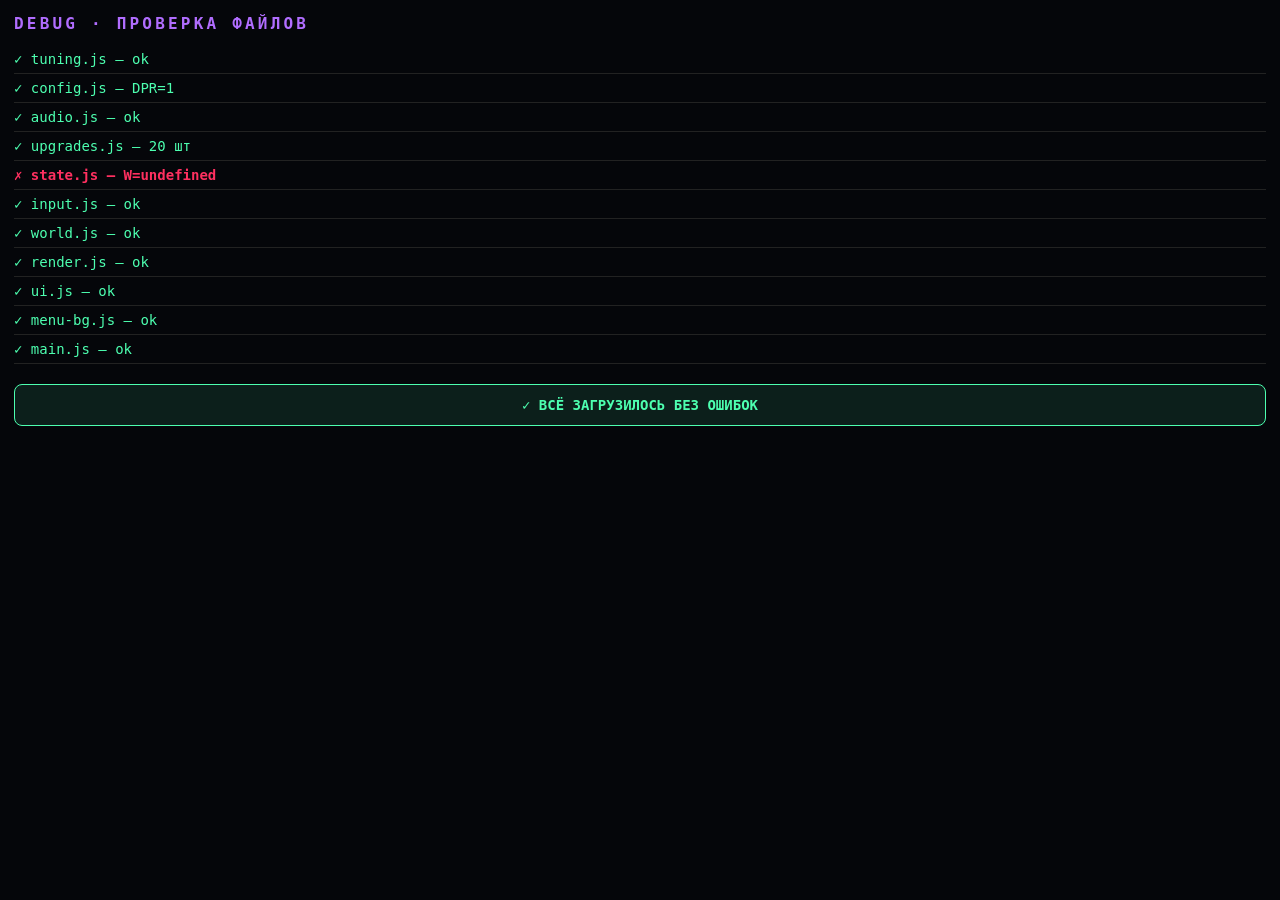
<file: games/taraschilka/debug.html>
<!DOCTYPE html>
<html lang="ru">
<head>
<meta charset="UTF-8">
<meta name="viewport" content="width=device-width,initial-scale=1">
<title>DEBUG · ТАРАЩИЛКА</title>
<style>
  body { background:#05060a; color:#0f0; font: 14px ui-monospace, monospace; padding:14px; margin:0; }
  h1 { color:#b16dff; font-size:16px; letter-spacing:0.2em; margin:0 0 12px 0; }
  .row { padding:6px 0; border-bottom:1px solid #222; }
  .ok { color:#4dffb0; }
  .fail { color:#ff3060; font-weight:700; }
  .err { color:#ff8020; white-space:pre-wrap; padding:8px 0; border-bottom:1px dashed #444; font-size:12px; }
  .final { margin-top:20px; padding:12px; border-radius:8px; text-align:center; font-weight:700; }
  .final.ok { background: rgba(77,255,176,0.1); color:#4dffb0; border:1px solid #4dffb0; }
  .final.bad { background: rgba(255,48,96,0.1); color:#ff3060; border:1px solid #ff3060; }
</style>
</head>
<body>
<h1>DEBUG · ПРОВЕРКА ФАЙЛОВ</h1>
<canvas id="game" style="display:none"></canvas>
<canvas id="menuBg" style="display:none"></canvas>
<div id="log"></div>

<script>
const log = document.getElementById('log');
const errors = [];

function row(label, ok, extra) {
  const d = document.createElement('div');
  d.className = 'row ' + (ok ? 'ok' : 'fail');
  d.textContent = (ok ? '✓ ' : '✗ ') + label + (extra ? ' — ' + extra : '');
  log.appendChild(d);
}

window.addEventListener('error', e => {
  const d = document.createElement('div');
  d.className = 'err';
  const file = e.filename ? e.filename.split('/').pop().split('?')[0] : '?';
  d.textContent = '❌ ' + file + ':' + (e.lineno || '?') +
    '\n   ' + (e.message || 'unknown error');
  log.appendChild(d);
  errors.push(e);
});
</script>

<script src="js/tuning.js"></script>
<script>
row('tuning.js', typeof TUNE === 'object', typeof TUNE === 'object' ? 'ok' : 'TUNE отсутствует');
</script>

<script src="js/config.js"></script>
<script>
row('config.js', typeof DPR === 'number', typeof DPR === 'number' ? 'DPR=' + DPR : 'DPR отсутствует');
</script>

<script src="js/audio.js"></script>
<script>
row('audio.js', typeof A === 'object' && typeof TRACKS === 'object',
    typeof A === 'object' ? 'ok' : 'A отсутствует');
</script>

<script src="js/upgrades.js"></script>
<script>
row('upgrades.js', typeof UPGRADES !== 'undefined' && Array.isArray(UPGRADES) && UPGRADES.length > 0,
    typeof UPGRADES !== 'undefined' ? UPGRADES.length + ' шт' : 'UPGRADES отсутствует');
</script>

<script src="js/state.js"></script>
<script>
row('state.js', typeof G === 'object' && typeof W === 'number',
    typeof G === 'object' ? 'W=' + W : 'G отсутствует');
</script>

<script src="js/input.js"></script>
<script>
row('input.js', typeof initInput === 'function',
    typeof initInput === 'function' ? 'ok' : 'initInput отсутствует');
</script>

<script src="js/world.js"></script>
<script>
row('world.js', typeof spawnEnemy === 'function' && typeof update === 'function',
    typeof update === 'function' ? 'ok' : 'update отсутствует');
</script>

<script src="js/render.js"></script>
<script>
row('render.js', typeof draw === 'function',
    typeof draw === 'function' ? 'ok' : 'draw отсутствует');
</script>

<script src="js/ui.js"></script>
<script>
row('ui.js', typeof initUI === 'function' && typeof openUpgrade === 'function',
    typeof initUI === 'function' ? 'ok' : 'initUI отсутствует');
</script>

<script src="js/menu-bg.js"></script>
<script>
row('menu-bg.js', true, 'ok');
</script>

<script src="js/main.js"></script>
<script>
row('main.js', typeof boot === 'function' && typeof loop === 'function',
    typeof boot === 'function' ? 'ok' : 'boot отсутствует');

setTimeout(() => {
  const d = document.createElement('div');
  d.className = 'final ' + (errors.length ? 'bad' : 'ok');
  d.textContent = errors.length
    ? '❌ ' + errors.length + ' ОШИБОК — скинь скрин наверх'
    : '✓ ВСЁ ЗАГРУЗИЛОСЬ БЕЗ ОШИБОК';
  log.appendChild(d);
}, 600);
</script>
</body>
</html>
</file>
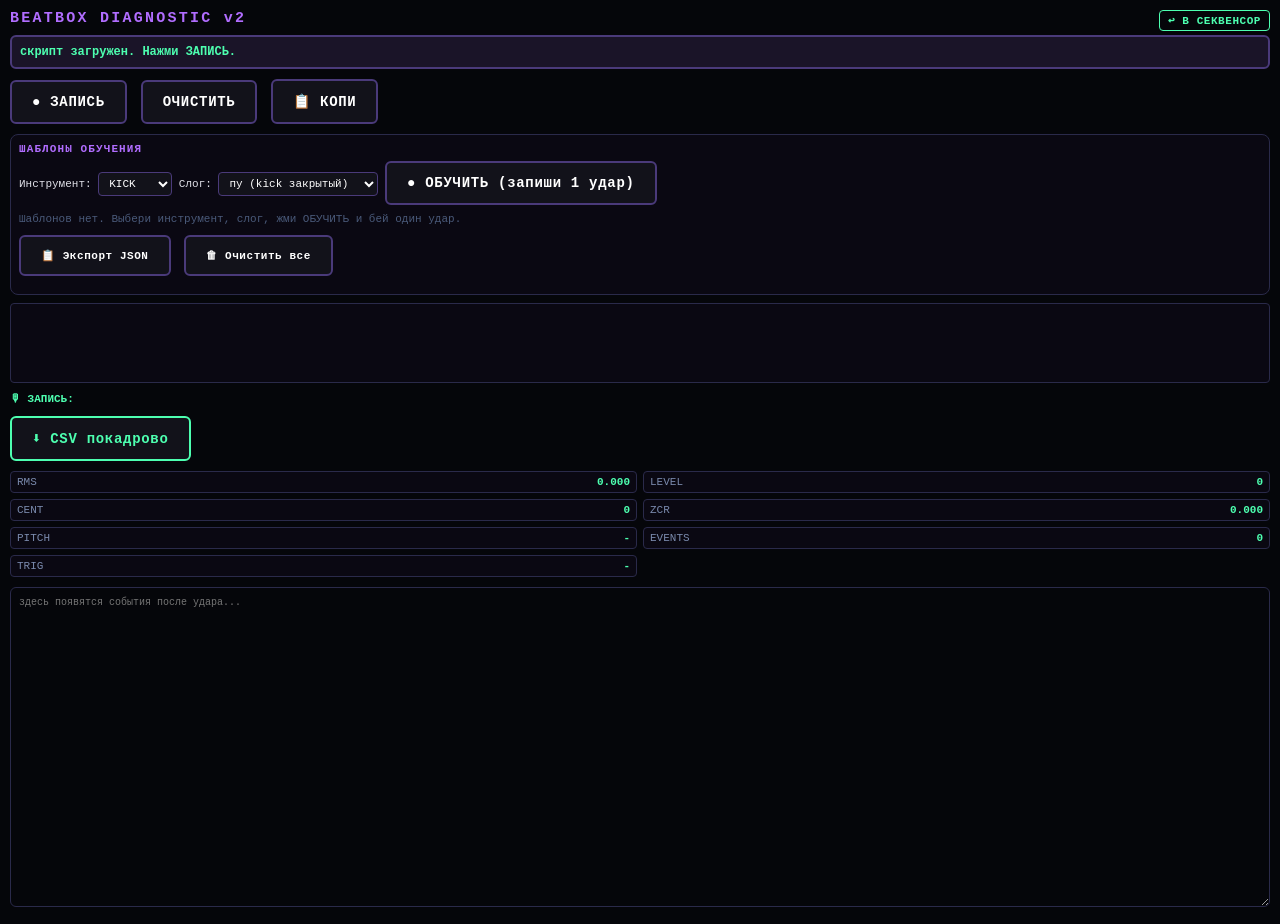
<file: lols/sequencer/beatbox-diag.html>
<!DOCTYPE html>
<html lang="ru">
<head>
<meta charset="UTF-8">
<meta name="viewport" content="width=device-width,initial-scale=1">
<title>BEATBOX DIAG</title>
<style>
  * { box-sizing: border-box; margin: 0; padding: 0; }
  body { background: #05060a; color: #e0e0e8; font-family: monospace;
         padding: 10px; font-size: 13px; }
  h1 { color: #b16dff; font-size: 15px; letter-spacing: 0.15em; margin-bottom: 8px; }
  #step { background: #1a1428; border: 2px solid #4a3a7a; padding: 8px;
          border-radius: 6px; margin-bottom: 10px; font-size: 12px;
          color: #4dffb0; font-weight: 700; word-break: break-word; }
  #step.err { background: #3a0010; border-color: #ff3060; color: #fff; }
  button { padding: 12px 20px; background: #12121a; color: #fff;
           border: 2px solid #4a3a7a; border-radius: 6px;
           font-family: inherit; font-size: 14px; font-weight: 700;
           cursor: pointer; letter-spacing: 0.05em; margin-right: 6px; }
  button:active { background: #1e1a2e; }
  #recBtn.on { background: rgba(255,48,96,0.3); border-color: #ff3060; }
  #recBtn:disabled { opacity: 0.5; }
  .row { margin-bottom: 10px; }
  #live { display: grid; grid-template-columns: 1fr 1fr; gap: 6px;
          font-size: 11px; margin-bottom: 10px; }
  #live .c { background: #0a0812; border: 1px solid #2a2a4a; border-radius: 4px;
             padding: 4px 6px; }
  #live .c b { color: #7a8aad; font-weight: 400; }
  #live .c span { color: #4dffb0; font-weight: 700; float: right; }
  #events { width: 100%; height: 320px; padding: 8px; background: #05060a;
            color: #4dffb0; border: 1px solid #2a2a4a; border-radius: 6px;
            font-family: monospace; font-size: 10px; resize: vertical;
            white-space: pre; line-height: 1.35; }
  canvas { width: 100%; height: 80px; background: #0a0812;
           border: 1px solid #2a2a4a; border-radius: 4px; display: block;
           margin-bottom: 8px; }
</style>
</head>
<body>

<h1>BEATBOX DIAGNOSTIC v2 <a href="sequencer.html" style="float:right;font-size:11px;color:#4dffb0;text-decoration:none;border:1px solid #4dffb0;border-radius:4px;padding:3px 8px;letter-spacing:0.05em">↩ В СЕКВЕНСОР</a></h1>

<div id="step">нажми ЗАПИСЬ</div>

<div class="row">
  <button id="recBtn" type="button">● ЗАПИСЬ</button>
  <button id="clearBtn" type="button">ОЧИСТИТЬ</button>
  <button id="copyBtn" type="button">📋 КОПИ</button>
</div>

<div style="background:#0a0812;border:1px solid #2a2a4a;border-radius:8px;padding:8px;margin-bottom:8px">
  <div style="font-size:11px;color:#b16dff;font-weight:700;letter-spacing:0.1em;margin-bottom:6px">ШАБЛОНЫ ОБУЧЕНИЯ</div>
  <div class="row" style="margin-bottom:6px">
    <label style="font-size:11px">Инструмент:
      <select id="tmplTarget" style="background:#12121a;color:#fff;border:1px solid #4a3a7a;border-radius:4px;padding:4px 6px;font-family:inherit;font-size:11px">
        <option value="kick">KICK</option>
        <option value="snare">SNARE</option>
        <option value="hat">HAT</option>
        <option value="clap">CLAP</option>
        <option value="bass">BASS</option>
        <option value="melody">MELODY</option>
      </select>
    </label>
    <label style="font-size:11px">Слог:
      <select id="tmplSyllable" style="background:#12121a;color:#fff;border:1px solid #4a3a7a;border-radius:4px;padding:4px 6px;font-family:inherit;font-size:11px">
      </select>
    </label>
    <button id="tmplLearnBtn" type="button" class="go">● ОБУЧИТЬ (запиши 1 удар)</button>
    <span id="tmplStatus" style="font-size:11px;color:#7a8aad"></span>
  </div>
  <div id="tmplList" style="font-size:11px;color:#c0cee0;line-height:1.6"></div>
  <div class="row" style="margin-top:6px">
    <button id="tmplExportBtn" type="button" style="font-size:11px">📋 Экспорт JSON</button>
    <button id="tmplClearBtn" type="button" style="font-size:11px">🗑 Очистить все</button>
  </div>
</div>

<canvas id="wave"></canvas>

<div class="row" style="align-items:center">
  <span style="color:#4dffb0;font-weight:700;font-size:11px">🎙 ЗАПИСЬ:</span>
  <audio id="recPlayback" controls style="flex:1;min-width:180px;display:none"></audio>
  <button id="dlRecBtn" type="button" style="display:none">⬇ .webm</button>
  <span id="recInfo" style="font-size:11px;color:#7a8aad"></span>
</div>
<div class="row">
  <button id="dlCsvBtn" type="button" style="background:#12121a;color:#4dffb0;border-color:#4dffb0">⬇ CSV покадрово</button>
  <span id="csvInfo" style="font-size:11px;color:#7a8aad"></span>
</div>

<div id="live">
  <div class="c"><b>RMS</b><span id="vRms">0.000</span></div>
  <div class="c"><b>LEVEL</b><span id="vLevel">0</span></div>
  <div class="c"><b>CENT</b><span id="vCent">0</span></div>
  <div class="c"><b>ZCR</b><span id="vZcr">0.000</span></div>
  <div class="c"><b>PITCH</b><span id="vPitch">-</span></div>
  <div class="c"><b>EVENTS</b><span id="vCount">0</span></div>
  <div class="c"><b>TRIG</b><span id="vTrig">-</span></div>
</div>

<textarea id="events" readonly placeholder="здесь появятся события после удара..."></textarea>

<script>
var AC = null;
var analyser = null;
var source = null;
var stream = null;
var dataT = null;
var dataF = null;
var running = false;
var rafId = null;
var noiseFloor = 0.008;
var lastOnset = 0;
var recStart = 0;
var events = [];
var prevBands = [0,0,0,0,0,0];
var evTrigger = '';

var evActive = false;
var evStart = 0;
var evPeak = 0;
var evBandsSum = [0,0,0,0,0,0];
var evCentSum = 0;
var evZcrSum = 0;
var evCount = 0;
var evPitch = [];

var mediaRec = null;
var mediaChunks = [];
var mediaBlob = null;
var frameLog = [];
var lastFrameLog = 0;

function startMediaRecorder() {
  stopMediaRecorder();
  mediaChunks = [];
  mediaBlob = null;
  frameLog = [];
  lastFrameLog = 0;
  var playEl = document.getElementById('recPlayback');
  if (playEl) { playEl.style.display = 'none'; playEl.removeAttribute('src'); }
  var dlBtn = document.getElementById('dlRecBtn');
  if (dlBtn) dlBtn.style.display = 'none';
  var csvInfo = document.getElementById('csvInfo');
  if (csvInfo) csvInfo.textContent = '';
  var info = document.getElementById('recInfo');
  if (info) info.textContent = '';

  if (!window.MediaRecorder) {
    if (info) info.textContent = 'MediaRecorder не поддерживается';
    return;
  }
  try {
    var mime = '';
    var candidates = ['audio/webm;codecs=opus', 'audio/webm', 'audio/ogg;codecs=opus', 'audio/mp4'];
    for (var i = 0; i < candidates.length; i++) {
      if (MediaRecorder.isTypeSupported(candidates[i])) { mime = candidates[i]; break; }
    }
    mediaRec = mime ? new MediaRecorder(stream, { mimeType: mime }) : new MediaRecorder(stream);
  } catch (e) {
    if (info) info.textContent = 'recorder: ' + (e.message || e);
    mediaRec = null;
    return;
  }
  mediaRec.ondataavailable = function (e) {
    if (e.data && e.data.size > 0) mediaChunks.push(e.data);
  };
  mediaRec.onstop = function () {
    if (mediaChunks.length === 0) return;
    mediaBlob = new Blob(mediaChunks, { type: (mediaRec && mediaRec.mimeType) || 'audio/webm' });
    var url = URL.createObjectURL(mediaBlob);
    var p = document.getElementById('recPlayback');
    if (p) { p.src = url; p.style.display = 'block'; }
    var d = document.getElementById('dlRecBtn');
    if (d) d.style.display = 'inline-block';
    var n = document.getElementById('recInfo');
    if (n) n.textContent = (mediaBlob.size / 1024).toFixed(1) + ' KB';
  };
  try {
    mediaRec.start(1000);
    if (info) info.textContent = '● идёт запись...';
  } catch (e) {
    if (info) info.textContent = 'start: ' + (e.message || e);
    mediaRec = null;
  }
}

function stopMediaRecorder() {
  if (mediaRec && mediaRec.state !== 'inactive') {
    try { mediaRec.stop(); } catch (e) {}
  }
  mediaRec = null;
}

var _dlRecBtn = document.getElementById('dlRecBtn');
if (_dlRecBtn) _dlRecBtn.onclick = function () {
  if (!mediaBlob) return;
  var a = document.createElement('a');
  a.href = URL.createObjectURL(mediaBlob);
  a.download = 'beatbox-rec-' + Date.now() + '.webm';
  a.click();
};

var _dlCsvBtn = document.getElementById('dlCsvBtn');
if (_dlCsvBtn) _dlCsvBtn.onclick = function () {
  if (!frameLog.length) {
    var ci = document.getElementById('csvInfo');
    if (ci) ci.textContent = 'нет данных';
    return;
  }
  var lines = ['t_ms,rms,zcr,cent,pitch,b0,b1,b2,b3,b4,b5'];
  for (var i = 0; i < frameLog.length; i++) {
    var f = frameLog[i];
    lines.push(f.t + ',' + f.rms.toFixed(4) + ',' + f.zcr.toFixed(4) + ',' + f.cent + ',' + (f.pitch > 0 ? Math.round(f.pitch) : '') + ',' + f.bands.join(','));
  }
  var txt = lines.join('\n');
  var blob = new Blob([txt], { type: 'text/csv' });
  var a = document.createElement('a');
  a.href = URL.createObjectURL(blob);
  a.download = 'beatbox-frames-' + Date.now() + '.csv';
  a.click();
  var ci2 = document.getElementById('csvInfo');
  if (ci2) ci2.textContent = frameLog.length + ' кадров, ' + (txt.length / 1024).toFixed(1) + ' KB';
};

var SYLLABLES = [
  { s: 'пу',   def: 'kick',       label: 'kick закрытый' },
  { s: 'бу',   def: 'kick',       label: 'kick голосом' },
  { s: 'бум',  def: 'kick',       label: 'kick глубокий' },
  { s: 'пук',  def: 'kick',       label: 'kick+clap' },
  { s: 'тц',   def: 'hat',        label: 'hat закрытый' },
  { s: 'тс',   def: 'hat',        label: 'hat короткий' },
  { s: 'к',    def: 'hat',        label: 'hat щёлкающий' },
  { s: 'тшш',  def: 'hat',        label: 'hat открытый' },
  { s: 'шш',   def: 'hat',        label: 'шейкер' },
  { s: 'нц',   def: 'snare',      label: 'snare язык' },
  { s: 'кх',   def: 'snare',      label: 'snare горловой' },
  { s: 'пф',   def: 'snare',      label: 'snare губы' },
  { s: 'пшш',  def: 'snare',      label: 'snare шум' },
  { s: 'п',    def: 'clap',       label: 'clap' },
  { s: 'боо',  def: 'bass',       label: 'bass низкий' },
  { s: 'ууу',  def: 'bass',       label: 'bass/мелодия' },
  { s: 'ооо',  def: 'melody',     label: 'мелодия' },
  { s: 'ааа',  def: 'melody',     label: 'мелодия' },
  { s: 'ррр',  def: 'bass',       label: 'growl' },
  { s: 'щ',    def: 'snare',      label: 'райд' },
];

var TEMPLATES = {};
try {
  var saved = localStorage.getItem('beatbox-templates-v1');
  if (saved) TEMPLATES = JSON.parse(saved);
} catch (e) { TEMPLATES = {}; }

function saveTemplates() {
  try { localStorage.setItem('beatbox-templates-v1', JSON.stringify(TEMPLATES)); } catch (e) {}
}

function populateSyllables() {
  var sel = document.getElementById('tmplSyllable');
  if (!sel) return;
  sel.innerHTML = '';
  for (var i = 0; i < SYLLABLES.length; i++) {
    var o = document.createElement('option');
    o.value = SYLLABLES[i].s;
    o.textContent = SYLLABLES[i].s + ' (' + SYLLABLES[i].label + ')';
    sel.appendChild(o);
  }
}

function renderTemplates() {
  var el = document.getElementById('tmplList');
  if (!el) return;
  var keys = Object.keys(TEMPLATES);
  if (keys.length === 0) {
    el.innerHTML = '<span style="color:#4a5a7a">Шаблонов нет. Выбери инструмент, слог, жми ОБУЧИТЬ и бей один удар.</span>';
    return;
  }
  var html = '';
  for (var i = 0; i < keys.length; i++) {
    var k = keys[i];
    var t = TEMPLATES[k];
    html += '<div style="padding:3px 0;border-bottom:1px solid #1a1524">' +
      '<span style="color:#4dffb0;font-weight:700">' + t.syllable + '</span> → ' +
      '<span style="color:#b16dff">' + t.target + '</span> ' +
      '<span style="color:#7a8aad;font-size:10px">' +
      'rms=' + t.rms.toFixed(3) +
      ' cent=' + t.cent +
      ' zcr=' + t.zcr.toFixed(3) +
      ' bands=[' + t.bands.join(',') + '] ' +
      '×' + t.count + ' ' +
      '</span>' +
      '<button data-del="' + k + '" style="float:right;padding:1px 6px;background:transparent;color:#ff3060;border:1px solid #ff3060;border-radius:3px;font-size:10px;cursor:pointer">×</button>' +
      '</div>';
  }
  el.innerHTML = html;
  var delBtns = el.querySelectorAll('button[data-del]');
  for (var j = 0; j < delBtns.length; j++) {
    delBtns[j].onclick = function () {
      var key = this.getAttribute('data-del');
      delete TEMPLATES[key];
      saveTemplates();
      renderTemplates();
    };
  }
}

var learningMode = false;
var learnSamples = [];

function startLearning() {
  if (!running) {
    setStep('сначала нажми ● ЗАПИСЬ', true);
    return;
  }
  learningMode = true;
  learnSamples = [];
  var target = document.getElementById('tmplTarget').value;
  var syll = document.getElementById('tmplSyllable').value;
  document.getElementById('tmplStatus').textContent = 'жди удар... (' + syll + ' → ' + target + ')';
}

function captureLearnSample(f) {
  learnSamples.push({
    rms: f.rms,
    cent: f.cent,
    zcr: f.zcr,
    bands: f.bands.slice(),
  });
  var st = document.getElementById('tmplStatus');
  if (st) st.textContent = 'поймал, ещё бей (' + learnSamples.length + '/5)';
  if (learnSamples.length >= 5) {
    finalizeLearning();
  }
}

function finalizeLearning() {
  learningMode = false;
  var target = document.getElementById('tmplTarget').value;
  var syll = document.getElementById('tmplSyllable').value;
  if (learnSamples.length === 0) return;

  var avgRms = 0, avgCent = 0, avgZcr = 0;
  var avgBands = [0,0,0,0,0,0];
  for (var i = 0; i < learnSamples.length; i++) {
    var s = learnSamples[i];
    avgRms += s.rms;
    avgCent += s.cent;
    avgZcr += s.zcr;
    for (var b = 0; b < 6; b++) avgBands[b] += s.bands[b];
  }
  avgRms /= learnSamples.length;
  avgCent /= learnSamples.length;
  avgZcr /= learnSamples.length;
  for (var b = 0; b < 6; b++) avgBands[b] = Math.round(avgBands[b] / learnSamples.length);

  var key = target + ':' + syll;
  if (TEMPLATES[key]) {
    var t = TEMPLATES[key];
    var n = t.count;
    t.rms = (t.rms * n + avgRms) / (n + 1);
    t.cent = (t.cent * n + avgCent) / (n + 1);
    t.zcr = (t.zcr * n + avgZcr) / (n + 1);
    for (var b = 0; b < 6; b++) t.bands[b] = Math.round((t.bands[b] * n + avgBands[b]) / (n + 1));
    t.count = n + learnSamples.length;
  } else {
    TEMPLATES[key] = {
      target: target,
      syllable: syll,
      rms: avgRms,
      cent: avgCent,
      zcr: avgZcr,
      bands: avgBands,
      count: learnSamples.length,
    };
  }
  saveTemplates();
  renderTemplates();
  var st = document.getElementById('tmplStatus');
  if (st) st.textContent = '✓ шаблон сохранён';
  learnSamples = [];
}

function classifyByTemplates(f) {
  var keys = Object.keys(TEMPLATES);
  if (keys.length === 0) return null;
  var bestKey = null, bestDist = Infinity;
  for (var i = 0; i < keys.length; i++) {
    var t = TEMPLATES[keys[i]];
    var dBands = 0;
    for (var b = 0; b < 6; b++) {
      var diff = f.bands[b] - t.bands[b];
      dBands += diff * diff;
    }
    var dCent = (f.cent - t.cent) / 1000;
    var dZcr = (f.zcr - t.zcr) * 8;
    var dist = Math.sqrt(dBands / 6 + dCent * dCent + dZcr * dZcr);
    if (dist < bestDist) { bestDist = dist; bestKey = keys[i]; }
  }
  if (bestDist > 40) return null;
  return { key: bestKey, template: TEMPLATES[bestKey], dist: bestDist };
}

document.getElementById('tmplLearnBtn').onclick = function () { startLearning(); };
document.getElementById('tmplExportBtn').onclick = function () {
  var txt = JSON.stringify(TEMPLATES, null, 2);
  var ta = document.getElementById('events');
  ta.removeAttribute('readonly');
  ta.value = txt;
  ta.focus(); ta.select();
  setStep('JSON шаблонов выделен, жми Ctrl+C');
  setTimeout(function () { ta.setAttribute('readonly', 'readonly'); }, 100);
};
document.getElementById('tmplClearBtn').onclick = function () {
  if (!confirm('Стереть все шаблоны?')) return;
  TEMPLATES = {};
  saveTemplates();
  renderTemplates();
  setStep('шаблоны стёрты');
};

populateSyllables();

renderTemplates();
var _tmplSyllableEl = document.getElementById('tmplSyllable');
function syncSyllableTarget() {
  if (!_tmplSyllableEl) return;
  var v = _tmplSyllableEl.value;
  for (var i = 0; i < SYLLABLES.length; i++) {
    if (SYLLABLES[i].s === v) {
      var t = document.getElementById('tmplTarget');
      if (t) t.value = SYLLABLES[i].def;
      break;
    }
  }
}
if (_tmplSyllableEl) _tmplSyllableEl.onchange = syncSyllableTarget;
syncSyllableTarget();

renderTemplates();

function setStep(msg, isErr) {
  var el = document.getElementById('step');
  el.textContent = msg;
  if (isErr) el.className = 'err';
  else el.className = '';
}

function updateLive(f) {
  document.getElementById('vRms').textContent = f.rms.toFixed(3);
  document.getElementById('vLevel').textContent = Math.min(99, Math.round(f.rms * 200));
  document.getElementById('vCent').textContent = f.cent;
  document.getElementById('vZcr').textContent = f.zcr.toFixed(3);
  document.getElementById('vPitch').textContent = f.pitch > 0 ? Math.round(f.pitch) + 'Hz' : '-';
  document.getElementById('vCount').textContent = events.length;
}

function detectPitch(buf, sr) {
  var SIZE = Math.min(buf.length, 2048);
  var rms = 0;
  for (var i = 0; i < SIZE; i++) rms += buf[i] * buf[i];
  rms = Math.sqrt(rms / SIZE);
  if (rms < 0.008) return -1;
  var minLag = Math.max(2, Math.floor(sr / 1000));
  var maxLag = Math.min(SIZE - 2, Math.floor(sr / 70));
  var c = new Float32Array(maxLag + 1);
  for (var lag = minLag; lag <= maxLag; lag++) {
    var s = 0, n = SIZE - lag;
    for (var j = 0; j < n; j++) s += buf[j] * buf[j + lag];
    c[lag] = s / n;
  }
  var c0 = 0;
  for (var i = 0; i < SIZE; i++) c0 += buf[i] * buf[i];
  c0 /= SIZE;
  if (c0 < 1e-8) return -1;
  var maxval = -1, maxpos = -1;
  for (var lag = minLag + 1; lag < maxLag; lag++) {
    if (c[lag] > c[lag-1] && c[lag] > c[lag+1] && c[lag] > maxval) {
      maxval = c[lag]; maxpos = lag;
    }
  }
  if (maxpos < 0 || maxval <= 0) return -1;
  if (maxval / c0 < 0.3) return -1;
  var T0 = maxpos;
  var x1 = c[T0-1], x2 = c[T0], x3 = c[T0+1];
  var a = (x1 + x3 - 2*x2)/2, b = (x3 - x1)/2;
  if (a) T0 = T0 - b/(2*a);
  var freq = sr / T0;
  if (freq < 70 || freq > 1000) return -1;
  return freq;
}

function computeFeatures() {
  analyser.getByteFrequencyData(dataF);
  analyser.getFloatTimeDomainData(dataT);
  var binHz = (AC.sampleRate / 2) / dataF.length;
  var edges = [[20,100],[100,250],[250,800],[800,2500],[2500,6000],[6000,12000]];
  var bands = [0,0,0,0,0,0];
  var num = 0, den = 0;
  for (var i = 0; i < dataF.length; i++) {
    var f = i * binHz;
    var v = dataF[i] / 255;
    var e = v * v;
    num += f * e;
    den += e;
    for (var b = 0; b < 6; b++) {
      if (f >= edges[b][0] && f < edges[b][1]) { bands[b] += e; break; }
    }
  }
  var cent = den > 1e-9 ? num / den : 0;
  var zc = 0;
  for (var i = 1; i < dataT.length; i++) {
    if ((dataT[i] >= 0) !== (dataT[i-1] >= 0)) zc++;
  }
  var zcr = zc / dataT.length;
  var sum = 0;
  for (var i = 0; i < dataT.length; i++) sum += dataT[i] * dataT[i];
  var rms = Math.sqrt(sum / dataT.length);
  var maxB = 1;
  for (var i = 0; i < 6; i++) if (bands[i] > maxB) maxB = bands[i];
  var bandsN = [];
  for (var i = 0; i < 6; i++) bandsN.push(Math.round(100 * bands[i] / maxB));
  var pitch = detectPitch(dataT, AC.sampleRate);
  return {
    rms: rms, bands: bandsN, cent: Math.round(cent), zcr: zcr, pitch: pitch,
    rawBands: bands
  };
}

function drawWave() {
  var cv = document.getElementById('wave');
  var ctx = cv.getContext('2d');
  var W = cv.width = cv.offsetWidth * 2;
  var H = cv.height = 160;
  ctx.fillStyle = '#0a0812';
  ctx.fillRect(0, 0, W, H);
  ctx.strokeStyle = '#4dffb0';
  ctx.lineWidth = 1;
  ctx.beginPath();
  var n = dataT.length;
  for (var i = 0; i < n; i++) {
    var x = (i / n) * W;
    var y = H/2 + dataT[i] * H * 1.5;
    if (i === 0) ctx.moveTo(x, y); else ctx.lineTo(x, y);
  }
  ctx.stroke();
}

function pad2(n) { return n < 10 ? '0' + n : '' + n; }
function pad5(n) {
  var s = '' + Math.round(n);
  while (s.length < 5) s = '0' + s;
  return s;
}

function renderEvents() {
  var out = [];
  for (var i = 0; i < events.length; i++) {
    var e = events[i];
    var pitch = e.pitch > 0 ? (Math.round(e.pitch) + 'Hz') : '-';
    var line = '#' + pad2(i + 1) +
      ' t=' + pad5(e.t) + 'ms' +
      ' rms=' + e.rms.toFixed(3) +
      ' bands=[' + e.bands.join(',') + ']' +
      ' cent=' + e.cent +
      ' zcr=' + e.zcr.toFixed(3) +
      ' pitch=' + pitch +
      ' dur=' + e.dur + 'ms' +
      ' [' + (e.trig || '?') + ']';
    if (e.matched) {
      line += ' → ' + e.matched.toUpperCase() + ' / ' + e.matchedSyll;
      if (e.matchedFromDuration) line += ' (dur)';
      else if (e.matchDist) line += ' (d=' + e.matchDist + ')';
    }
    out.push(line);
  }
  document.getElementById('events').value = out.join('\n');
}

function updateTrig(trig) {
  var el = document.getElementById('vTrig');
  if (!el) return;
  if (trig === 'spec') { el.textContent = 'SPEC'; el.style.color = '#4dffb0'; }
  else if (trig === 'rms') { el.textContent = 'RMS'; el.style.color = '#4dc0ff'; }
  else { el.textContent = '-'; el.style.color = '#4dffb0'; }
}

function refineByDuration(evt) {
  if (!evt || !evt.pitch || evt.pitch <= 0) return evt;
  if (evt.dur < 400) return evt;
  var type;
  if (evt.pitch < 110) type = 'bass';
  else if (evt.pitch < 700) type = 'melody';
  else type = 'melody';
  var syl = type === 'bass' ? 'боо' : 'ооо';
  if (evt.matched !== type) {
    evt.matched = type;
    evt.matchedSyll = syl;
    evt.matchedFromDuration = true;
    evt.matchDist = 0;
  }
  return evt;
}

function loop() {
  if (!running) return;
  var f = computeFeatures();
  drawWave();
  updateLive(f);

  var now = performance.now();
  var thresh = 0.008;
  var sens = 1.5;
  var threshold = Math.max(thresh, noiseFloor * sens);
  if (f.rms < noiseFloor * 2.5) noiseFloor = noiseFloor * 0.96 + f.rms * 0.04;

  var deriv = 0;
  var derivBand = -1;
  for (var bi = 0; bi < 6; bi++) {
    var d = f.rawBands[bi] - prevBands[bi];
    if (d > deriv) { deriv = d; derivBand = bi; }
  }
  // триггер по спектральной деривации: только если прыжок в ВЕРХНИХ полосах (2-5) и звук не тишина
  var spectralTrigger = (deriv > 0.015 && derivBand >= 2 && f.rms > 0.005);
  var rmsTrigger = (f.rms > threshold);
  var trigType = spectralTrigger ? 'spec' : (rmsTrigger ? 'rms' : '');

  updateTrig(evActive ? evTrigger : (f.rms > 0.008 ? 'rms' : '-'));

  if (!evActive) {
    if ((spectralTrigger || rmsTrigger) && now - lastOnset > 70) {
      lastOnset = now;
      evActive = true;
      evTrigger = trigType;
      evStart = now;
      evPeak = f.rms;
      evBandsSum = f.bands.slice();
      evCentSum = f.cent;
      evZcrSum = f.zcr;
      evCount = 1;
      evPitch = f.pitch > 0 ? [f.pitch] : [];
    }
  } else {
    if (f.rms > evPeak) evPeak = f.rms;
    for (var i = 0; i < 6; i++) evBandsSum[i] += f.bands[i];
    evCentSum += f.cent;
    evZcrSum += f.zcr;
    evCount++;
    if (f.pitch > 0) evPitch.push(f.pitch);

    if (f.rms < threshold * 0.3 && !spectralTrigger) {
      var dur = Math.round(now - evStart);
      var avgBands = [];
      for (var i = 0; i < 6; i++) avgBands.push(Math.round(evBandsSum[i] / evCount));
      var medPitch = 0;
      if (evPitch.length >= 2) {
        evPitch.sort(function (a, b) { return a - b; });
        medPitch = evPitch[Math.floor(evPitch.length / 2)];
      }
      var evt = {
        t: Math.round(evStart - recStart),
        rms: evPeak,
        bands: avgBands,
        cent: Math.round(evCentSum / evCount),
        zcr: evZcrSum / evCount,
        pitch: medPitch,
        dur: dur,
        trig: evTrigger,
      };
      if (learningMode) {
        captureLearnSample(evt);
      } else {
        var tm = classifyByTemplates(evt);
        if (tm) {
          evt.matched = tm.template.target;
          evt.matchedSyll = tm.template.syllable;
          evt.matchDist = Math.round(tm.dist);
          evt.matchedFromTemplate = true;
        }
        evt = refineByDuration(evt);
      }
      events.push(evt);
      renderEvents();
      evActive = false;
    }
  }
  prevBands = f.rawBands.slice();
  rafId = requestAnimationFrame(loop);
}

async function startRec() {
  if (running) return;
  var btn = document.getElementById('recBtn');
  setStep('1/5: проверяю navigator.mediaDevices...');
  if (!navigator.mediaDevices) {
    setStep('ОШИБКА: navigator.mediaDevices = undefined. Открой через http://localhost:8001, не file://', true);
    return;
  }
  setStep('2/5: проверяю getUserMedia...');
  if (typeof navigator.mediaDevices.getUserMedia !== 'function') {
    setStep('ОШИБКА: getUserMedia не функция', true);
    return;
  }
  btn.disabled = true;
  setStep('3/5: создаю AudioContext...');
  try {
    if (!AC) {
      AC = new (window.AudioContext || window.webkitAudioContext)();
    }
    if (AC.state === 'suspended') await AC.resume();
  } catch (e) {
    btn.disabled = false;
    setStep('ОШИБКА AudioContext: ' + (e.message || e), true);
    return;
  }
  setStep('4/5: запрашиваю микрофон (разреши доступ)...');
  try {
    stream = await navigator.mediaDevices.getUserMedia({
      audio: { echoCancellation: false, noiseSuppression: false, autoGainControl: false }
    });
  } catch (e) {
    btn.disabled = false;
    var name = e.name || 'Error';
    var hint = '';
    if (name === 'NotAllowedError') hint = 'Разрешение отклонено. Настройки Chrome → Разрешения → Микрофон → Разрешить.';
    else if (name === 'NotFoundError') hint = 'Микрофон не найден.';
    else if (name === 'NotReadableError') hint = 'Микрофон занят другим приложением.';
    else if (name === 'SecurityError') hint = 'Не secure context. Нужен localhost или https.';
    setStep('ОШИБКА ' + name + ': ' + hint + ' | ' + (e.message || ''), true);
    return;
  }
  setStep('5/5: подключаю анализатор...');
  try {
    source = AC.createMediaStreamSource(stream);
    analyser = AC.createAnalyser();
    analyser.fftSize = 2048;
    analyser.smoothingTimeConstant = 0.15;
    source.connect(analyser);
    dataT = new Float32Array(analyser.fftSize);
    dataF = new Uint8Array(analyser.frequencyBinCount);
  } catch (e) {
    btn.disabled = false;
    setStep('ОШИБКА анализатора: ' + (e.message || e), true);
    return;
  }
  startMediaRecorder();
  running = true;
  recStart = performance.now();
  lastOnset = 0;
  evActive = false;
  btn.disabled = false;
  btn.classList.add('on');
  btn.textContent = '■ СТОП';
  setStep('ЗАПИСЬ ИДЁТ. Бей битбокс. Внизу копятся события.');
  loop();
}

function stopRec() {
  running = false;
  stopMediaRecorder();
  if (rafId) { cancelAnimationFrame(rafId); rafId = null; }
  if (stream) { stream.getTracks().forEach(function (t) { t.stop(); }); stream = null; }
  if (source) { try { source.disconnect(); } catch (e) {} source = null; }
  var btn = document.getElementById('recBtn');
  btn.classList.remove('on');
  btn.textContent = '● ЗАПИСЬ';
  setStep('СТОП. Событий: ' + events.length + '. Жми КОПИ и кидай мне.');
}

document.getElementById('recBtn').addEventListener('click', function () {
  try { running ? stopRec() : startRec(); }
  catch (e) { setStep('КРАШ: ' + (e.message || e), true); }
});

document.getElementById('clearBtn').addEventListener('click', function () {
  events = [];
  renderEvents();
  setStep('очищено');
});

document.getElementById('copyBtn').addEventListener('click', function () {
  var ta = document.getElementById('events');
  ta.removeAttribute('readonly');
  ta.focus();
  ta.select();
  ta.setSelectionRange(0, 999999);
  try {
    var ok = document.execCommand('copy');
    setStep(ok ? 'скопировано в буфер' : 'выделено, жми Ctrl+C или долгий тап → копировать');
  } catch (e) {
    setStep('не скопировалось: ' + (e.message || e));
  }
  ta.setAttribute('readonly', 'readonly');
});

setStep('скрипт загружен. Нажми ЗАПИСЬ.');
</script>
</body>
</html>
</file>
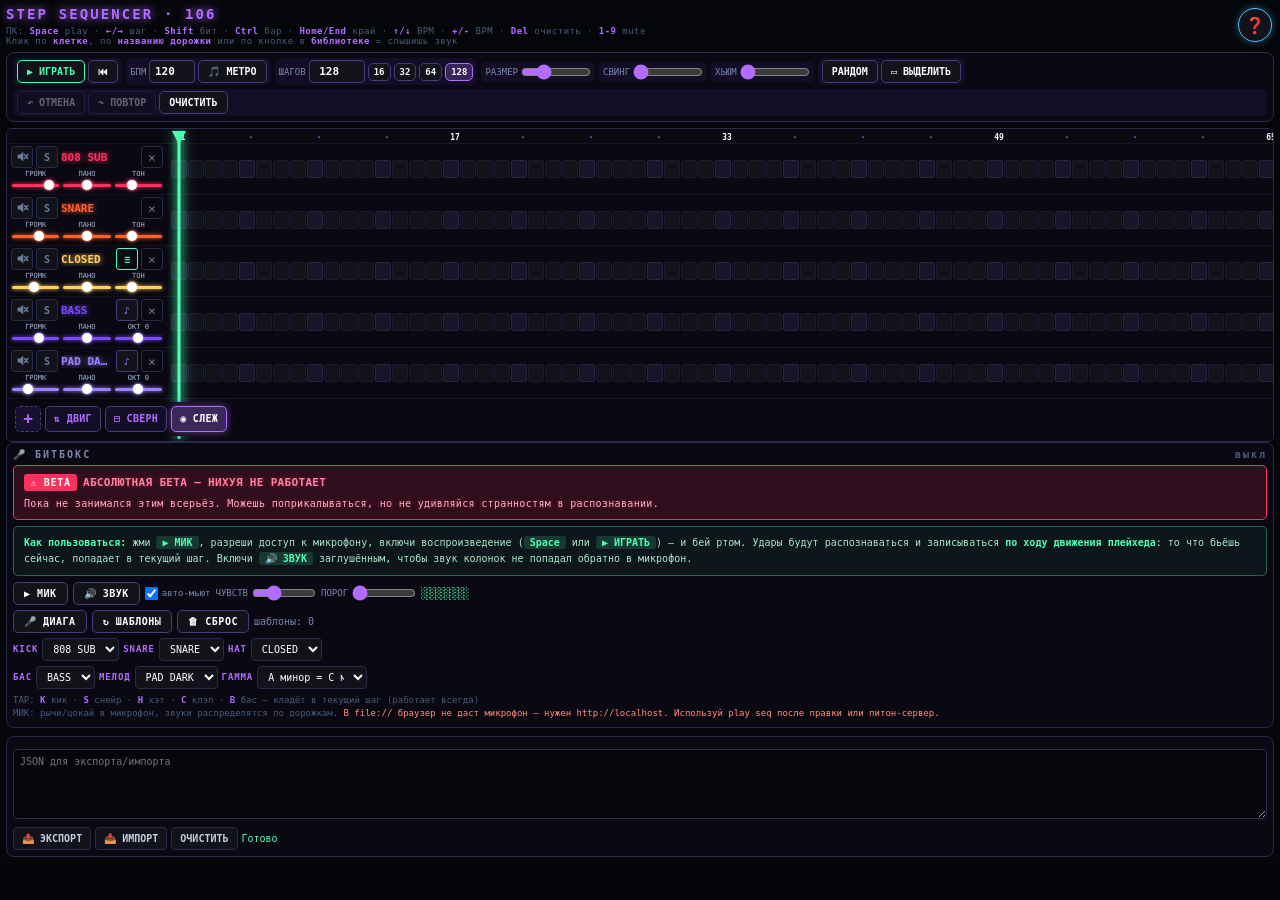
<file: lols/sequencer/sequencer.html>
<!DOCTYPE html>
<html lang="ru">
<head>
<meta charset="UTF-8">
<meta name="viewport" content="width=device-width,initial-scale=1">
<title>STEP SEQUENCER · 106</title>
<style>
  * { box-sizing: border-box; margin: 0; padding: 0; }
  :root { --info-w: 160px; --step-size: 16px; --step-gap: 1px; }
  html.compact { --info-w: 112px; }
  body { background: #05060a; color: #e0e0e8; font-family: ui-monospace, monospace;
         padding: 6px; user-select: none; -webkit-tap-highlight-color: transparent;
         overflow-x: hidden; }
  h1 { font-size: 14px; color: #b16dff; text-shadow: 0 0 10px #b16dff;
       letter-spacing: 0.15em; margin-bottom: 4px; }
  .hint { font-size: 9px; color: #4a5a7a; letter-spacing: 0.05em; margin-bottom: 6px; }
  .hint b { color: #b16dff; font-weight: 700; }

  .topbar { display: flex; flex-wrap: wrap; gap: 4px; align-items: center;
            padding: 5px 6px; background: #0a0812; border: 1px solid #2a2a4a;
            border-radius: 8px; margin-bottom: 6px; }
  .topbar button { padding: 5px 9px; background: #12121a; color: #fff;
                   border: 1px solid #4a3a7a; border-radius: 5px;
                   font-family: inherit; font-size: 10px; font-weight: 700;
                   cursor: pointer; white-space: nowrap; }
  .topbar button:hover, .topbar button:active { background: #1e1a2e; border-color: #b16dff; }
  .topbar button:disabled { opacity: 0.35; cursor: default; }
  .topbar button:disabled:hover { background: #12121a; border-color: #4a3a7a; }
  .topbar button.primary { border-color: #4dffb0; color: #4dffb0; }
  .topbar button.primary.on { background: rgba(77,255,176,0.25); box-shadow: 0 0 10px rgba(77,255,176,0.5); }
  .topbar button.danger { border-color: #ff3060; color: #ff80a0; }
  .topbar button.tgl.active { background: rgba(177,109,255,0.25); border-color: #b16dff; color: #fff; box-shadow: 0 0 8px rgba(177,109,255,0.5); }
  .topbar label { font-size: 9px; color: #7a8aad; }
  .topbar input[type=number] { width: 46px; padding: 4px; background: #12121a; color: #fff;
                               border: 1px solid #4a3a7a; border-radius: 4px;
                               font-family: inherit; font-size: 11px; font-weight: 700;
                               text-align: center; }
  .topbar input[type=number].wide { width: 56px; }
  .topbar .preset-btn { padding: 3px 5px; font-size: 9px; }
  .topbar .preset-btn.active { background: rgba(177,109,255,0.25); border-color: #b16dff; color: #fff; }
  .topbar input[type=range] { width: 70px; accent-color: #b16dff; }
  .topbar .row-group { display: flex; align-items: center; gap: 3px;
                       padding: 2px 4px; background: rgba(122,74,255,0.08);
                       border-radius: 5px; }

  #seq-scroll { position: relative; width: 100%; overflow-x: auto; overflow-y: hidden;
                background: #0a0812; border: 1px solid #2a2a4a; border-radius: 6px;
                padding: 2px 0; -webkit-overflow-scrolling: touch;
                scrollbar-width: thin; scrollbar-color: #4a3a7a #05060a; }
  #seq-scroll::-webkit-scrollbar { height: 10px; }
  #seq-scroll::-webkit-scrollbar-thumb { background: #4a3a7a; border-radius: 5px; border: 2px solid #0a0812; }
  #seq-scroll::-webkit-scrollbar-track { background: #05060a; }

  #seq-inner { display: inline-block; min-width: 100%; position: relative; }

  #playhead { position: absolute; top: 0; bottom: 0; width: var(--step-size);
              pointer-events: none; z-index: 2; will-change: transform;
              transform: translateX(0); }
  #playhead .ph-bar { position: absolute; top: 0; bottom: 0; left: 50%;
                      transform: translateX(-50%); width: 3px; background: #4dffb0;
                      box-shadow: 0 0 8px #4dffb0, 0 0 16px #4dffb0;
                      border-radius: 1.5px; pointer-events: none; }
  #playhead .ph-head { position: absolute; top: 0; left: 50%; transform: translateX(-50%);
                       width: 14px; height: 14px; background: #4dffb0;
                       clip-path: polygon(0 0, 100% 0, 50% 100%);
                       filter: drop-shadow(0 0 4px #4dffb0); pointer-events: auto;
                       cursor: ew-resize; touch-action: none; }
  #playhead .ph-head::before { content: ''; position: absolute; top: -6px; left: -12px; right: -12px; bottom: -6px; }

  .seq-row.dragging-track { z-index: 100; pointer-events: none; }
  .seq-row.dragging-track .track-info {
    background: rgba(177,109,255,0.22);
    box-shadow: 0 0 20px #b16dff;
  }
  .seq-row.drop-target { outline: 2px dashed #4dffb0; outline-offset: -2px; }

  .seq-row { display: flex; align-items: stretch; border-bottom: 1px solid #1a1524; }
  .seq-row:last-child { border-bottom: none; }

  .track-info { flex: 0 0 var(--info-w); width: var(--info-w);
                display: flex; flex-direction: column; gap: 2px; padding: 2px 4px;
                background: #0a0812; position: sticky; left: 0; z-index: 3;
                box-shadow: 4px 0 8px -4px rgba(0,0,0,0.9); overflow: hidden; }
  .track-info.head-info { background: transparent; box-shadow: none; }

  .info-main { display: flex; align-items: center; gap: 3px; height: 22px; }
  .info-knobs { display: flex; gap: 4px; height: 22px; padding: 0 1px; }
  html.compact .info-knobs { display: none; }

  .info-main .btn-sm { width: 22px; height: 22px; padding: 0; flex-shrink: 0;
                       background: #12121a; color: #6a7a99; border: 1px solid #2a2a4a;
                       border-radius: 3px; font-family: inherit; font-size: 10px;
                       font-weight: 900; cursor: pointer; }
  .info-main .btn-sm.on { color: #ff80a0; border-color: #ff3060; background: rgba(255,48,96,0.15); }
  .info-main .btn-sm.solo.on { color: #4dffb0; border-color: #4dffb0; background: rgba(77,255,176,0.15); }
  body.track-move-mode .track-info {
    cursor: grab;
    background: rgba(177,109,255,0.10);
    touch-action: none !important;
    -webkit-user-select: none;
    user-select: none;
    -webkit-user-drag: none;
    -webkit-touch-callout: none;
  }
  body.track-move-mode .track-info:active { cursor: grabbing; background: rgba(177,109,255,0.20); }
  body.track-move-mode .track-info * {
    touch-action: none !important;
    -webkit-user-select: none;
    user-select: none;
    -webkit-user-drag: none;
  }
  body.track-move-mode .track-info .info-main .btn-sm,
  body.track-move-mode .track-info .info-main .btn-del,
  body.track-move-mode .track-info .info-knobs { display: none; }
  body.track-move-mode .track-info .info-main { height: 28px; }
  body.track-move-mode .track-info .info-main .name {
    font-size: 13px;
    letter-spacing: 0.05em;
    text-align: center;
    width: 100%;
  }
  body.track-move-mode .track-info .info-main .name::before {
    content: '\2630  ';
    color: #b16dff;
    font-size: 12px;
  }
  .info-main .btn-del { width: 22px; height: 22px; padding: 0; flex-shrink: 0;
                        background: transparent; color: #6a7a99; border: 1px solid #2a2a4a;
                        border-radius: 3px; font-family: inherit; font-size: 13px;
                        cursor: pointer; display: flex; align-items: center;
                        justify-content: center; }
  .info-main .btn-del:hover, .info-main .btn-del:active { color: #ff3060; border-color: #ff3060; }
  .info-main .name { flex: 1; font-size: 11px; font-weight: 800; color: var(--c, #fff);
                     text-shadow: 0 0 6px var(--c, #fff); overflow: hidden;
                     text-overflow: ellipsis; white-space: nowrap; min-width: 0; }

  .knob-group { display: flex; flex-direction: column; align-items: stretch;
                gap: 0; flex: 1; min-width: 0; }
  .knob-group span { font-size: 7px; color: #a8b8d8; line-height: 8px;
                     text-align: center; display: block; margin-bottom: 1px; }
  .knob-group input[type=range] { width: 100%; height: 12px; margin: 0;
                                  -webkit-appearance: none; appearance: none; background: transparent; }
  .knob-group input[type=range]::-webkit-slider-runnable-track {
    height: 3px; border-radius: 2px; background: var(--c, #b16dff);
    box-shadow: 0 0 4px var(--c, #b16dff); }
  .knob-group input[type=range]::-webkit-slider-thumb {
    -webkit-appearance: none; appearance: none; width: 10px; height: 10px;
    background: #fff; border-radius: 50%; margin-top: -4px;
    box-shadow: 0 0 5px var(--c, #b16dff), 0 0 2px #fff; cursor: pointer; }
  .knob-group input[type=range]::-moz-range-track {
    height: 3px; border-radius: 2px; background: var(--c, #b16dff); }
  .knob-group input[type=range]::-moz-range-thumb {
    width: 10px; height: 10px; background: #fff; border-radius: 50%;
    border: none; box-shadow: 0 0 5px var(--c, #b16dff); }

  .steps-wrap { flex: 1 1 auto; display: flex; align-items: center; padding: 0 4px;
                position: relative; }
  .steps { display: flex; gap: var(--step-gap); padding: 0; }
  .clips-layer { position: absolute; top: 50%; transform: translateY(-50%);
                 height: calc(var(--step-size) + 2px);
                 left: 4px; pointer-events: none; overflow: visible;
                 z-index: 2; }
  .clip { position: absolute; top: 1px; height: calc(var(--step-size));
          border-radius: 2px;
          pointer-events: auto; cursor: grab; opacity: 0.95;
          box-shadow: 0 0 4px rgba(0,0,0,0.55), inset 0 0 2px rgba(255,255,255,0.35);
          border: 1px solid rgba(255,255,255,0.35);
          display: flex; align-items: center; padding: 0 3px;
          font-size: 8px; font-weight: 900; color: #000;
          overflow: hidden; white-space: nowrap; user-select: none;
          touch-action: none; }
  .clip.dragging { cursor: grabbing; opacity: 1; z-index: 10;
                   box-shadow: 0 0 12px #fff, inset 0 0 4px #fff; }
  .clip.resizing { cursor: ew-resize; opacity: 1; z-index: 10;
                   border-style: dashed; }
  .clip.selected { outline: 2px solid #4dffb0; outline-offset: 1px;
                   box-shadow: 0 0 10px #4dffb0, inset 0 0 4px rgba(255,255,255,0.5);
                   z-index: 5; }

  .lasso-overlay { position: fixed; border: 1px dashed #4dffb0;
                   background: rgba(77,255,176,0.10); pointer-events: none;
                   z-index: 9998; display: none; border-radius: 2px; }
  body.lasso-active { touch-action: none !important; }
  body.select-mode #seq-scroll { cursor: crosshair; }
  body.select-mode .step { touch-action: none !important; }
  body.lasso-active #seq-scroll { touch-action: none !important;
                                  overflow: hidden; }
  body.lasso-active .steps-wrap { touch-action: none !important; }

  .clipboard-panel { display: none; gap: 4px; align-items: center;
                     padding: 2px 4px; background: rgba(122,74,255,0.08);
                     border-radius: 5px; }
  .clipboard-panel.show { display: flex; }
  .clipboard-panel button { padding: 5px 9px; background: #12121a; color: #fff;
                            border: 1px solid #4a3a7a; border-radius: 5px;
                            font-family: inherit; font-size: 10px; font-weight: 700;
                            cursor: pointer; white-space: nowrap; }
  .clipboard-panel button.primary { border-color: #4dffb0; color: #4dffb0; }
  .clipboard-panel button.primary:active { background: rgba(77,255,176,0.18); }
  .clipboard-panel button.danger { border-color: #ff3060; color: #ff80a0; }
  .clipboard-panel button:disabled { opacity: 0.35; cursor: default; }
  .clipboard-panel .cp-hint { font-size: 9px; color: #7a8aad;
                              padding: 0 4px; letter-spacing: 0.05em; }

  .paste-marker { position: fixed; border: 2px dashed #ffd060;
                  background: rgba(255,208,96,0.1); pointer-events: none;
                  z-index: 9997; display: none; border-radius: 3px; }
  .step { width: var(--step-size); height: calc(var(--step-size) + 2px);
          background: #12121a; border: 1px solid #1e1830; border-radius: 2px;
          cursor: pointer; touch-action: manipulation; flex-shrink: 0;
          transition: background 0.08s;
          display: flex; align-items: center; justify-content: center;
          font-size: 8px; font-weight: 800; line-height: 1;
          color: #000; overflow: hidden; }
  .step:hover { border-color: #4a3a7a; }
  .step.beat { background: #1a1428; border-color: #2a2240; }
  .step.on { background: var(--c, #b16dff); border-color: var(--c-light, #d9a8ff);
             box-shadow: 0 0 6px var(--c, #b16dff), inset 0 0 4px rgba(255,255,255,0.4); }

  .step-head { display: flex; gap: var(--step-gap); padding: 0 4px; }
  .sh { width: var(--step-size); height: 12px; flex-shrink: 0;
        display: flex; align-items: center; justify-content: center;
        font-size: 8px; color: #4a5a7a; border-radius: 2px; }
  .sh.beat { color: #b16dff; font-weight: 700; }
  .sh.bar { color: #fff; font-weight: 800; }

  .piano-roll {
    display: flex;
    flex-direction: column;
    padding: 0;
    gap: 0;
  }
  .pr-row {
    display: flex;
    gap: var(--step-gap);
    height: var(--step-size);
    padding: 0;
  }
  .pr-cell {
    width: var(--step-size);
    height: 100%;
    flex-shrink: 0;
    background: #12121a;
    border: 1px solid #1e1830;
    border-radius: 0;
    cursor: pointer;
    touch-action: manipulation;
  }
  .pr-cell:hover { border-color: #4a3a7a; }
  .pr-cell.beat { background: #1a1428; border-color: #2a2240; }
  .pr-cell.black { background: #0d0b16; border-color: #141020; }
  .pr-cell.black.beat { background: #141022; border-color: #1c1830; }

  .clips-layer.piano-mode {
    top: 0;
    transform: none;
    height: calc(var(--step-size) * 12);
  }

  .info-main .btn-sm.piano {
    color: #b16dff;
    border-color: #4a3a7a;
  }
  .info-main .btn-sm.piano.on {
    color: #fff;
    border-color: #b16dff;
    background: rgba(177,109,255,0.25);
  }

  .free-grid { display: flex; border-bottom: 1px solid #1a1524; }
  .free-tracks-col { flex: 0 0 var(--info-w); width: var(--info-w);
                     background: #0a0812; position: sticky; left: 0; z-index: 3;
                     box-shadow: 4px 0 8px -4px rgba(0,0,0,0.9); }
  .free-canvas-col { flex: 1 1 auto; overflow-x: auto; overflow-y: hidden;
                     background: #05060a; position: relative;
                     -webkit-overflow-scrolling: touch;
                     scrollbar-width: thin; scrollbar-color: #4a3a7a #05060a; }
  .free-canvas-col::-webkit-scrollbar { height: 10px; }
  .free-canvas-col::-webkit-scrollbar-thumb { background: #4a3a7a; border-radius: 5px; }
  .free-canvas { display: block; touch-action: none; -webkit-user-select: none; user-select: none; }
  .free-track-row { height: 28px; display: flex; align-items: center;
                    padding: 0 6px; background: #0a0812;
                    border-bottom: 1px solid #1a1524; gap: 3px; }
  .free-track-row.head { height: 14px; background: transparent;
                         border-bottom: 1px solid #1a1524; }
  .free-track-row .name { flex: 1; font-size: 11px; font-weight: 800;
                          overflow: hidden; text-overflow: ellipsis;
                          white-space: nowrap; min-width: 0; }
  .free-track-row .btn-sm { width: 20px; height: 20px; padding: 0;
                            background: #12121a; color: #6a7a99;
                            border: 1px solid #2a2a4a; border-radius: 3px;
                            font-family: inherit; font-size: 10px;
                            font-weight: 900; cursor: pointer; flex-shrink: 0; }
  .free-track-row .btn-sm.on { color: #ff80a0; border-color: #ff3060;
                               background: rgba(255,48,96,0.15); }
  .free-track-row .btn-sm.solo.on { color: #4dffb0; border-color: #4dffb0;
                                    background: rgba(77,255,176,0.15); }
  .free-track-row .btn-del { width: 20px; height: 20px; padding: 0; flex-shrink: 0;
                             background: transparent; color: #6a7a99;
                             border: 1px solid #2a2a4a; border-radius: 3px;
                             font-size: 12px; cursor: pointer; }
  .free-playhead { position: absolute; top: 0; bottom: 0; width: 2px;
                   background: #4dffb0; box-shadow: 0 0 6px #4dffb0;
                   pointer-events: none; z-index: 5; display: none; }
  .free-hint { font-size: 10px; color: #7a8aad; padding: 4px 6px;
               background: #0a0812; border-bottom: 1px solid #2a2a4a; }

  .seq-row.add-row { height: 40px; padding: 4px 4px;
                     display: flex; align-items: center;
                     justify-content: flex-start; border-bottom: none; }
  .add-instrument-btn { width: 26px; height: 26px; padding: 0;
                        display: flex; align-items: center; justify-content: center;
                        background: rgba(122,74,255,0.12);
                        border: 1px dashed #4a3a7a; border-radius: 5px;
                        color: #b16dff; font-family: inherit;
                        font-size: 16px; font-weight: 900;
                        cursor: pointer; touch-action: manipulation;
                        line-height: 1; flex-shrink: 0; }
  .add-instrument-btn:hover, .add-instrument-btn:active {
    background: rgba(122,74,255,0.3); border-color: #b16dff; color: #fff; }
  .add-row-btn { height: 26px; padding: 0 8px;
                 display: flex; align-items: center; justify-content: center;
                 background: rgba(122,74,255,0.08);
                 border: 1px solid #4a3a7a; border-radius: 5px;
                 color: #b16dff; font-family: inherit;
                 font-size: 10px; font-weight: 700;
                 letter-spacing: 0.03em;
                 cursor: pointer; touch-action: manipulation;
                 line-height: 1; flex-shrink: 0;
                 white-space: nowrap; }
  .add-row-btn:hover, .add-row-btn:active {
    background: rgba(122,74,255,0.25); border-color: #b16dff; color: #fff; }
  .add-row-btn.active { background: rgba(177,109,255,0.3);
                        border-style: solid; border-color: #b16dff; color: #fff;
                        box-shadow: 0 0 8px rgba(177,109,255,0.5); }
  .add-bar { position: sticky; left: 0;
             display: flex; flex-direction: row; align-items: center;
             gap: 4px; padding: 4px;
             background: #0a0812;
             z-index: 4;
             width: max-content;
             box-shadow: 4px 0 8px -4px rgba(0,0,0,0.9); }
  .page-help-btn { position: fixed; top: 8px; right: 8px;
                   z-index: 1000; width: 34px; height: 34px;
                   padding: 0; display: flex; align-items: center;
                   justify-content: center;
                   background: #12121a; color: #4dc0ff;
                   border: 1px solid #4dc0ff; border-radius: 50%;
                   font-family: inherit; font-size: 16px; font-weight: 900;
                   cursor: pointer;
                   box-shadow: 0 0 8px rgba(77,192,255,0.4); }
  .page-help-btn:hover { background: rgba(77,192,255,0.15); }

  .library-backdrop { position: fixed; inset: 0; background: rgba(0,0,0,0.6);
                      z-index: 199; opacity: 0; pointer-events: none;
                      transition: opacity 0.2s; }
  .library-backdrop.open { opacity: 1; pointer-events: auto; }
  .library { position: fixed; bottom: 0; left: 0; right: 0;
             max-height: 72vh; overflow-y: auto;
             margin: 0; padding: 12px; padding-bottom: 28px;
             background: #0a0812; border: 1px solid #2a2a4a;
             border-bottom: none; border-radius: 14px 14px 0 0;
             z-index: 200; transform: translateY(110%);
             transition: transform 0.25s ease;
             box-shadow: 0 -10px 30px rgba(0,0,0,0.7); }
  .library.open { transform: translateY(0); }
  .library h2 { position: relative; padding-right: 32px; }
  .io-block { margin-top: 8px; padding: 6px; background: #0a0812;
              border: 1px solid #2a2a4a; border-radius: 8px; }
  .library-close { position: absolute; top: -2px; right: 0;
                   width: 26px; height: 26px; padding: 0;
                   background: transparent; color: #ff3060;
                   border: 1px solid #ff3060; border-radius: 4px;
                   font-size: 16px; font-weight: 900; cursor: pointer; }
  .library h2 { font-size: 10px; color: #7a8aad; letter-spacing: 0.2em; margin-bottom: 5px;
                display: flex; justify-content: space-between; }
  .lib-count { color: #4dffb0; }

  .cat-tabs { display: flex; flex-wrap: wrap; gap: 3px; margin-bottom: 6px; }
  .cat-tab { padding: 5px 8px; background: #12121a; color: var(--c, #7a8aad);
             border: 1px solid #2a2a4a; border-radius: 4px;
             font-family: inherit; font-size: 10px; font-weight: 700;
             letter-spacing: 0.05em; cursor: pointer; }
  .cat-tab:hover { border-color: var(--c, #b16dff); }
  .cat-tab.active { background: rgba(177,109,255,0.15); border-color: var(--c, #b16dff);
                    color: #fff; box-shadow: 0 0 8px var(--c, #b16dff); }

  .lib-list { display: flex; flex-wrap: wrap; gap: 3px; min-height: 30px; }
  .lib-btn { padding: 6px 8px; background: #12121a; color: var(--c, #c0cee0);
             border: 1px solid var(--c, #2a2a4a); border-radius: 4px;
             font-family: inherit; font-size: 10px; font-weight: 700;
             letter-spacing: 0.03em; cursor: pointer; touch-action: manipulation; }
  .lib-btn:hover, .lib-btn:active { background: rgba(255,255,255,0.06); }
  .lib-btn.used { opacity: 0.25; cursor: default; }
  .lib-empty { font-size: 11px; color: #4a5a7a; font-style: italic; }

  textarea { width: 100%; height: 70px; padding: 6px; background: #05060a; color: #4dffb0;
             border: 1px solid #2a2a4a; border-radius: 4px; font-family: inherit;
             font-size: 10px; resize: vertical; margin-top: 6px; }
  .row-flex { display: flex; gap: 4px; margin-top: 4px; flex-wrap: wrap; align-items: center; }
  .row-flex button { padding: 5px 8px; background: #12121a; color: #c0cee0;
                     border: 1px solid #2a2a4a; border-radius: 4px;
                     font-family: inherit; font-size: 10px; font-weight: 700; cursor: pointer; }
  .row-flex button:hover { border-color: #b16dff; color: #fff; }
  .status { font-size: 10px; color: #4dffb0; }

  #fatal { display: none; position: fixed; inset: 0; background: #300;
           color: #fff; font: 12px ui-monospace, monospace; padding: 16px;
           z-index: 99999; overflow: auto; white-space: pre-wrap;
           word-break: break-word; line-height: 1.5; }
  #fatal h2 { color: #ff80a0; font-size: 14px; margin-bottom: 10px; letter-spacing: 0.1em; }
  #fatal .k { color: #ffd060; }
  .beatbox { margin-bottom: 8px; padding: 6px; background: #0a0812;
             border: 1px solid #2a2a4a; border-radius: 8px; }
  .beatbox h2 { font-size: 10px; color: #7a8aad; letter-spacing: 0.2em;
                margin-bottom: 5px; display: flex; justify-content: space-between; }
  .bb-status { color: #4a5a7a; font-weight: 700; }
  .bb-status.on { color: #4dffb0; text-shadow: 0 0 6px #4dffb0; }
  .bb-status.hit { color: #ff3060; text-shadow: 0 0 8px #ff3060; }
  .bb-row { display: flex; flex-wrap: wrap; gap: 5px; align-items: center;
            margin-bottom: 5px; }
  .bb-row > button { padding: 5px 10px; background: #12121a; color: #fff;
                     border: 1px solid #4a3a7a; border-radius: 5px;
                     font-family: inherit; font-size: 10px; font-weight: 700;
                     cursor: pointer; letter-spacing: 0.05em; }
  .bb-row > button:hover { border-color: #b16dff; }
  .bb-row > button.on { background: rgba(255,48,96,0.25); border-color: #ff3060;
                        box-shadow: 0 0 10px rgba(255,48,96,0.5); }
  .bb-row label { font-size: 9px; color: #7a8aad; display: flex;
                  align-items: center; gap: 4px; }
  .bb-row input[type=range] { width: 64px; accent-color: #b16dff; }
  .bb-row select { background: #12121a; color: #fff; border: 1px solid #2a2a4a;
                   border-radius: 4px; font-family: inherit; font-size: 10px;
                   padding: 4px 6px; max-width: 110px; }
  .bb-route { gap: 4px; }
  .bb-route > label { color: #b16dff; font-weight: 700; letter-spacing: 0.1em; }
  #bbMeter { font-family: monospace; font-size: 11px; color: #4dffb0;
             letter-spacing: -2px; min-width: 70px; }
  .bb-hint { font-size: 9px; color: #4a5a7a; line-height: 1.5; margin-top: 2px; }
  .bb-hint b { color: #b16dff; font-weight: 700; }
  .bb-hint .warn { color: #ff9080; }

  .bb-banner {
    background: rgba(255,48,96,0.15);
    border: 1px solid #ff3060;
    border-radius: 5px;
    padding: 8px 10px;
    color: #ff80a0;
    font-size: 11px;
    font-weight: 700;
    line-height: 1.5;
    letter-spacing: 0.03em;
    margin-bottom: 6px;
    text-shadow: 0 0 6px rgba(255,48,96,0.4);
  }
  .bb-banner .beta-tag {
    display: inline-block;
    background: #ff3060;
    color: #fff;
    padding: 1px 6px;
    border-radius: 3px;
    font-size: 10px;
    letter-spacing: 0.08em;
    margin-right: 6px;
  }
  .bb-banner .sub {
    display: block;
    color: #ffb0c0;
    font-weight: 400;
    font-size: 10px;
    margin-top: 4px;
    line-height: 1.5;
  }
  .bb-info {
    background: rgba(77,255,176,0.06);
    border: 1px solid rgba(77,255,176,0.35);
    border-radius: 5px;
    padding: 8px 10px;
    color: #a8e8c8;
    font-size: 10px;
    line-height: 1.6;
    margin-bottom: 6px;
  }
  .bb-info b { color: #4dffb0; }
  .bb-info .kbd {
    background: rgba(77,255,176,0.15);
    color: #4dffb0;
    padding: 1px 6px;
    border-radius: 3px;
    font-family: ui-monospace, monospace;
    font-weight: 700;
  }

  .help-overlay { position: fixed; inset: 0; background: #05060a;
                  z-index: 99999; display: none; flex-direction: column;
                  padding: 10px; overflow: hidden; }
  .help-overlay.open { display: flex; }
  .help-header { display: flex; justify-content: space-between;
                 align-items: center; padding-bottom: 10px;
                 border-bottom: 1px solid #2a2a4a; margin-bottom: 10px;
                 flex-shrink: 0; }
  .help-header h2 { color: #b16dff; font-size: 15px; letter-spacing: 0.15em;
                    text-shadow: 0 0 10px #b16dff; }
  .help-close { width: 34px; height: 34px; background: transparent;
                color: #ff3060; border: 1px solid #ff3060; border-radius: 4px;
                font-size: 20px; font-weight: 900; cursor: pointer;
                font-family: inherit; line-height: 1; }
  .help-search { width: 100%; padding: 10px 12px; background: #0a0812;
                 color: #fff; border: 1px solid #4a3a7a; border-radius: 6px;
                 font-family: inherit; font-size: 13px; margin-bottom: 10px;
                 flex-shrink: 0; }
  .help-search:focus { outline: none; border-color: #b16dff;
                       box-shadow: 0 0 8px rgba(177,109,255,0.4); }
  .help-body { flex: 1; overflow-y: auto; padding-right: 8px;
               user-select: text; -webkit-user-select: text;
               scrollbar-width: thin; scrollbar-color: #4a3a7a #05060a; }
  .help-body::-webkit-scrollbar { width: 10px; }
  .help-body::-webkit-scrollbar-thumb { background: #4a3a7a; border-radius: 5px; }
  .help-section { margin-bottom: 12px; background: #0a0812;
                  border: 1px solid #2a2a4a; border-radius: 8px;
                  overflow: hidden; }
  .help-section.hidden { display: none; }
  .help-section-head { display: flex; justify-content: space-between;
                       align-items: center; padding: 10px 12px;
                       background: rgba(122,74,255,0.10); cursor: pointer;
                       font-size: 12px; font-weight: 700; color: #b16dff;
                       letter-spacing: 0.12em; user-select: none; }
  .help-section-head:hover { background: rgba(122,74,255,0.18); }
  .help-section-head .arrow { color: #7a8aad; font-size: 10px;
                              transition: transform 0.15s; }
  .help-section.collapsed .arrow { transform: rotate(-90deg); }
  .help-section.collapsed .help-section-body { display: none; }
  .help-section-body { padding: 10px 14px 14px; font-size: 12px;
                       line-height: 1.7; color: #c0cee0; }
  .help-section-body h4 { color: #4dffb0; font-size: 12px; margin: 12px 0 6px;
                          letter-spacing: 0.05em; }
  .help-section-body h4:first-child { margin-top: 0; }
  .help-section-body p { margin-bottom: 8px; }
  .help-section-body ul { padding-left: 18px; margin-bottom: 8px; }
  .help-section-body li { margin-bottom: 5px; }
  .help-section-body code, .help-section-body .kbd {
    background: rgba(255,208,96,0.12); color: #ffd060;
    padding: 1px 6px; border-radius: 3px;
    font-family: ui-monospace, monospace; font-size: 11px; }
  .help-section-body b { color: #b16dff; }
  details.gloss { margin-bottom: 6px; background: rgba(77,192,255,0.04);
                  border: 1px solid #2a2a4a; border-radius: 5px; }
  details.gloss[open] { border-color: #4dc0ff; }
  details.gloss summary { padding: 8px 12px; cursor: pointer;
                          color: #4dc0ff; font-weight: 700; font-size: 12px;
                          letter-spacing: 0.05em; list-style: none;
                          display: flex; justify-content: space-between; }
  details.gloss summary::-webkit-details-marker { display: none; }
  details.gloss summary::after { content: '+'; color: #7a8aad; }
  details.gloss[open] summary::after { content: '\2212'; color: #4dc0ff; }
  details.gloss .gloss-body { padding: 4px 12px 10px; color: #c0cee0;
                              font-size: 12px; line-height: 1.65; }

</style>
</head>
<body>

<div id="fatal"></div>
<div class="lasso-overlay" id="lassoOverlay"></div>
<div class="paste-marker" id="pasteMarker"></div>


<h1>STEP SEQUENCER · 106</h1>
<div class="hint">
  ПК: <b>Space</b> play · <b>←/→</b> шаг · <b>Shift</b> бит · <b>Ctrl</b> бар ·
  <b>Home/End</b> край · <b>↑/↓</b> BPM · <b>+/-</b> BPM · <b>Del</b> очистить · <b>1-9</b> mute<br>
  Клик по <b>клетке</b>, по <b>названию дорожки</b> или по кнопке в <b>библиотеке</b> = слышишь звук
</div>

<button id="helpBtn" class="page-help-btn" title="помощь по секвенсору">❓</button>
<div class="topbar">
  <div class="row-group">
    <button id="playStopBtn" class="primary">▶ ИГРАТЬ</button>
    <button id="rewindBtn">⏮</button>
  </div>
  <div class="row-group">
    <label>БПМ</label>
    <input type="number" id="bpmInput" value="120" min="40" max="300" step="1">
    <button id="metroBtn" class="tgl" title="метроном на каждой доле">🎵 МЕТРО</button>
  </div>
  <div class="row-group">
    <label>ШАГОВ</label>
    <input type="number" id="stepsInput" value="128" min="4" max="512" step="4" class="wide">
    <button class="preset-btn" data-steps="16">16</button>
    <button class="preset-btn" data-steps="32">32</button>
    <button class="preset-btn" data-steps="64">64</button>
    <button class="preset-btn" data-steps="128">128</button>
  </div>
  <div class="row-group">
    <label>РАЗМЕР</label>
    <input type="range" id="zoomSlider" min="10" max="32" step="2" value="16">
  </div>
  <div class="row-group">
    <label>СВИНГ</label>
    <input type="range" id="swingSlider" min="0" max="0.7" step="0.05" value="0">
  </div>
  <div class="row-group">
    <label>ХЬЮМ</label>
    <input type="range" id="humanizeSlider" min="0" max="1" step="0.05" value="0">
  </div>
  <div class="row-group">
    <button id="randomBtn">РАНДОМ</button>
    <button id="selectModeBtn" class="tgl" title="режим выделения рамкой">▭ ВЫДЕЛИТЬ</button>
    <div class="clipboard-panel" id="clipboardPanel">
      <button id="btnCopy" class="primary">COPY</button>
      <button id="btnPaste" class="primary" disabled>PASTE</button>
      <button id="btnClearSel" class="danger" title="сбросить буфер и снять выделение">×</button>
      <span class="cp-hint" id="cpHint"></span>
    </div>
  </div>

  <div class="row-group" style="flex-basis:100%; width:100%;">
    <button id="undoBtn" title="отменить (Ctrl+Z)">↶ ОТМЕНА</button>
    <button id="redoBtn" title="повторить (Ctrl+Shift+Z)">↷ ПОВТОР</button>
    <button id="clearBtn">ОЧИСТИТЬ</button>
  </div>
</div>

<div id="seq-scroll">
  <div id="seq-inner"></div>
</div>

<div class="beatbox" id="beatboxPanel">
  <h2>🎤 БИТБОКС <span class="bb-status" id="bbStatus">выкл</span></h2>
  <div class="bb-banner">
    <span class="beta-tag">⚠ BETA</span>АБСОЛЮТНАЯ БЕТА — НИХУЯ НЕ РАБОТАЕТ
    <span class="sub">Пока не занимался этим всерьёз. Можешь поприкалываться, но не удивляйся странностям в распознавании.</span>
  </div>
  <div class="bb-info">
    <b>Как пользоваться:</b> жми <span class="kbd">▶ МИК</span>, разреши доступ
    к микрофону, включи воспроизведение (<span class="kbd">Space</span> или
    <span class="kbd">▶ ИГРАТЬ</span>) — и бей ртом. Удары будут распознаваться
    и записываться <b>по ходу движения плейхеда</b>: то что бьёшь сейчас,
    попадает в текущий шаг. Включи <span class="kbd">🔊 ЗВУК</span> заглушённым,
    чтобы звук колонок не попадал обратно в микрофон.
  </div>
  <div class="bb-row">
    <button id="bbToggle">▶ МИК</button>
    <button id="bbMuteSeq" title="глушит звук секвенсора чтобы не уходил в мик">🔊 ЗВУК</button>
    <label title="автоматически глушить при старте мика"><input type="checkbox" id="bbAutoMute" checked> авто-мьют</label>
    <label>ЧУВСТВ <input type="range" id="bbSens" min="0.5" max="4" step="0.1" value="1.5"></label>
    <label>ПОРОГ <input type="range" id="bbThresh" min="0" max="0.15" step="0.005" value="0"></label>
    <span id="bbMeter">░░░░░░░░░░</span>
  </div>
  <div class="bb-row">
    <button id="bbOpenDiag" title="открыть страницу диагностики/обучения шаблонов">🎤 ДИАГА</button>
    <button id="bbReloadTmpl" title="перечитать шаблоны из диага">↻ ШАБЛОНЫ</button>
    <button id="bbResetTmpl" title="удалить все шаблоны, вернуться к дефолтным порогам">🗑 СБРОС</button>
    <span id="bbTmplInfo" style="font-size:10px;color:#7a8aad">шаблоны: 0</span>
  </div>
  <div class="bb-row" id="bbPlaybackRow" style="display:none">
    <span style="color:#4dffb0;font-weight:700;font-size:11px">🎙 ЗАПИСЬ:</span>
    <audio id="bbRecPlayer" controls style="flex:1;min-width:180px;height:32px"></audio>
    <button id="bbRecDownload" title="скачать запись">⬇</button>
  </div>
  <div class="bb-row bb-route">
    <label>KICK</label><select id="bbRouteKick"></select>
    <label>SNARE</label><select id="bbRouteSnare"></select>
    <label>HAT</label><select id="bbRouteHat"></select>
  </div>
  <div class="bb-row bb-route">
    <label>БАС</label><select id="bbRouteBass"></select>
    <label>МЕЛОД</label><select id="bbRouteMelody"></select>
    <label>ГАММА</label><select id="bbGamma">
      <option value="none">нет</option>
      <option value="major">A мажор</option>
      <option value="minor" selected>A минор = C мажор</option>
      <option value="penta">A пентатоника</option>
    </select>
  </div>
  <div class="bb-hint">
    TAP: <b>K</b> кик · <b>S</b> снейр · <b>H</b> хэт · <b>C</b> клэп · <b>B</b> бас — кладёт в текущий шаг (работает всегда)<br>
    МИК: рычи/цокай в микрофон, звуки распределятся по дорожкам. <span class="warn">В file:// браузер не даст микрофон — нужен http://localhost. Используй play seq после правки или питон-сервер.</span>
  </div>
</div>

<div class="library-backdrop" id="libraryBackdrop"></div>
<div class="library" id="libraryPanel">
  <h2>ДОБАВИТЬ ИНСТРУМЕНТ <span class="lib-count" id="libCount">0 / 0</span>
    <button class="library-close" id="libraryClose">×</button>
  </h2>
  <div class="cat-tabs" id="catTabs"></div>
  <div class="lib-list" id="libList"></div>
</div>

<div class="io-block">
  <textarea id="ioArea" placeholder="JSON для экспорта/импорта"></textarea>
  <div class="row-flex">
    <button id="exportBtn" title="сериализует паттерн и копирует JSON в буфер">📤 ЭКСПОРТ</button>
    <button id="importBtn" title="заменить паттерн из JSON выше">📥 ИМПОРТ</button>
    <button onclick="document.getElementById('ioArea').value=''">ОЧИСТИТЬ</button>
    <span class="status" id="status"></span>
  </div>
</div>

<script>
'use strict';

// ═══════════════ ЛОВУШКА ОШИБОК ═══════════════
(function() {
  function showFatal(title, detail) {
    var d = document.getElementById('fatal');
    if (!d) return;
    d.style.display = 'block';
    d.innerHTML = '<h2>' + title + '</h2>' + detail;
  }
  window.onerror = function(msg, url, line, col, err) {
    var s = '';
    s += '<span class="k">message:</span> ' + msg + '\n';
    s += '<span class="k">file:</span> ' + (url || '?').split('/').pop() + '\n';
    s += '<span class="k">line:</span> ' + line + ':' + col + '\n';
    if (err && err.stack) s += '\n<span class="k">stack:</span>\n' + err.stack;
    showFatal('ОШИБКА', s);
    return false;
  };
  window.addEventListener('unhandledrejection', function(e) {
    showFatal('ОШИБКА (promise)', String(e.reason));
  });
})();

// ═══════════════ АУДИО ЯДРО ═══════════════
let AC = null, masterGain = null, comp = null, noiseBuf = null;

function initAudio() {
  if (AC) return;
  AC = new (window.AudioContext || window.webkitAudioContext)();
  masterGain = AC.createGain();
  masterGain.gain.value = bb.muted ? 0 : state.masterVol;
  comp = AC.createDynamicsCompressor();
  comp.threshold.value = -14; comp.ratio.value = 4;
  comp.attack.value = 0.003; comp.release.value = 0.15;
  masterGain.connect(comp); comp.connect(AC.destination);
  const len = AC.sampleRate * 2;
  noiseBuf = AC.createBuffer(1, len, AC.sampleRate);
  const d = noiseBuf.getChannelData(0);
  for (let i = 0; i < len; i++) d[i] = Math.random() * 2 - 1;
}
function out() { return masterGain; }

function makeOutput(vol, pan) {
  const g = AC.createGain();
  g.gain.value = vol;
  if (AC.createStereoPanner) {
    const p = AC.createStereoPanner();
    p.pan.value = pan;
    g.connect(p); p.connect(out());
  } else g.connect(out());
  return g;
}

const _distCache = {};
function distCurve(k) {
  if (_distCache[k]) return _distCache[k];
  const n = 1024, arr = new Float32Array(n);
  for (let i = 0; i < n; i++) {
    const x = (i / (n - 1)) * 2 - 1;
    arr[i] = (1 + k) * x / (1 + k * Math.abs(x));
  }
  _distCache[k] = arr;
  return arr;
}

// ═══════════════ ФАБРИКИ СИНТОВ ═══════════════
function fxKick(p) {
  return (t, o) => {
    const dest = makeOutput(o.vol, o.pan);
    const pitch = o.pitch;
    const osc = AC.createOscillator();
    osc.type = p.wave || 'sine';
    osc.frequency.setValueAtTime(p.sf * pitch, t);
    osc.frequency.exponentialRampToValueAtTime(p.ef * pitch, t + p.pd);
    const g = AC.createGain();
    g.gain.setValueAtTime(0.0001, t);
    g.gain.exponentialRampToValueAtTime(1.0, t + 0.005);
    g.gain.exponentialRampToValueAtTime(0.0001, t + p.d);
    let node = osc;
    if (p.dist) {
      const ws = AC.createWaveShaper();
      ws.curve = distCurve(p.dist); ws.oversample = '2x';
      osc.connect(ws); node = ws;
    }
    node.connect(g); g.connect(dest);
    osc.start(t); osc.stop(t + p.d + 0.05);
    if (p.cl) {
      const c = AC.createOscillator();
      c.type = 'square'; c.frequency.value = p.cf || 1800;
      const cg = AC.createGain();
      cg.gain.setValueAtTime(p.cl, t);
      cg.gain.exponentialRampToValueAtTime(0.0001, t + (p.cd || 0.02));
      c.connect(cg); cg.connect(dest);
      c.start(t); c.stop(t + 0.05);
    }
    if (p.nz) {
      const nz = AC.createBufferSource(); nz.buffer = noiseBuf;
      const f = AC.createBiquadFilter(); f.type = 'highpass'; f.frequency.value = p.nzF || 3000;
      const ng = AC.createGain();
      ng.gain.setValueAtTime(p.nz, t);
      ng.gain.exponentialRampToValueAtTime(0.0001, t + 0.03);
      nz.connect(f); f.connect(ng); ng.connect(dest);
      nz.start(t); nz.stop(t + 0.04);
    }
  };
}

function fxKickNew(p) {
  return (t, o) => {
    const dest = makeOutput(o.vol, o.pan);
    const pitch = o.pitch;
    const osc = AC.createOscillator();
    osc.type = 'sine';
    osc.frequency.setValueAtTime(p.sf * pitch, t);
    osc.frequency.exponentialRampToValueAtTime(p.ef * pitch, t + p.pd);
    const g = AC.createGain();
    g.gain.setValueAtTime(0.0001, t);
    g.gain.exponentialRampToValueAtTime(1.0, t + (p.atk || 0.003));
    g.gain.exponentialRampToValueAtTime(0.0001, t + p.d);
    let node = osc;
    if (p.dist) {
      const ws = AC.createWaveShaper();
      ws.curve = distCurve(p.dist); ws.oversample = '2x';
      osc.connect(ws); node = ws;
    }
    node.connect(g); g.connect(dest);
    osc.start(t); osc.stop(t + p.d + 0.05);
    if (p.nz) {
      const nz = AC.createBufferSource(); nz.buffer = noiseBuf;
      const f = AC.createBiquadFilter(); f.type = 'highpass';
      f.frequency.value = p.nzF || 3000;
      const ng = AC.createGain();
      ng.gain.setValueAtTime(p.nz, t);
      ng.gain.exponentialRampToValueAtTime(0.0001, t + (p.nzD || 0.008));
      nz.connect(f); f.connect(ng); ng.connect(dest);
      nz.start(t); nz.stop(t + 0.05);
    }
  };
}

function fxSnare(p) {
  return (t, o) => {
    const dest = makeOutput(o.vol, o.pan);
    const pitch = o.pitch;
    const n = AC.createBufferSource(); n.buffer = noiseBuf;
    const f = AC.createBiquadFilter(); f.type = 'bandpass';
    f.frequency.value = (p.bp || 1800) * pitch; f.Q.value = p.q || 0.9;
    const g = AC.createGain();
    g.gain.setValueAtTime(p.nAmp || 0.7, t);
    g.gain.exponentialRampToValueAtTime(0.0001, t + p.d);
    n.connect(f); f.connect(g); g.connect(dest);
    n.start(t); n.stop(t + p.d + 0.02);
    if (p.tone !== 0) {
      const osc = AC.createOscillator();
      osc.type = 'triangle'; osc.frequency.value = (p.tone || 200) * pitch;
      const og = AC.createGain();
      og.gain.setValueAtTime(p.tAmp != null ? p.tAmp : 0.35, t);
      og.gain.exponentialRampToValueAtTime(0.0001, t + p.d * 0.5);
      osc.connect(og); og.connect(dest);
      osc.start(t); osc.stop(t + p.d + 0.02);
    }
  };
}

function fxClap(p) {
  return (t, o) => {
    const dest = makeOutput(o.vol, o.pan);
    const pitch = o.pitch;
    const bursts = p.bursts || 3;
    for (let i = 0; i < bursts; i++) {
      const n = AC.createBufferSource(); n.buffer = noiseBuf;
      const f = AC.createBiquadFilter(); f.type = 'bandpass';
      f.frequency.value = (p.bp || 1500) * pitch; f.Q.value = p.q || 1.5;
      const g = AC.createGain();
      const off = i * (p.spread || 0.008);
      g.gain.setValueAtTime(0.5, t + off);
      g.gain.exponentialRampToValueAtTime(0.0001, t + off + p.d);
      n.connect(f); f.connect(g); g.connect(dest);
      n.start(t + off); n.stop(t + off + p.d + 0.02);
    }
    if (p.tail) {
      const n = AC.createBufferSource(); n.buffer = noiseBuf;
      const f = AC.createBiquadFilter(); f.type = 'bandpass';
      f.frequency.value = 1200; f.Q.value = 1;
      const g = AC.createGain();
      g.gain.setValueAtTime(0.15, t + 0.04);
      g.gain.exponentialRampToValueAtTime(0.0001, t + 0.25);
      n.connect(f); f.connect(g); g.connect(dest);
      n.start(t + 0.04); n.stop(t + 0.27);
    }
  };
}

function fxClapNew(p) {
  return (t, o) => {
    const dest = makeOutput(o.vol, o.pan);
    const pitch = o.pitch;
    const hpFreq = (p.hp || 500) * pitch;
    const lpFreq = (p.lp || 9500) * pitch;
    const lpQ = p.lpQ != null ? p.lpQ : 1.3;
    const hpB = AC.createBiquadFilter();
    hpB.type = 'highpass'; hpB.frequency.value = hpFreq; hpB.Q.value = 0.7;
    const lpB = AC.createBiquadFilter();
    lpB.type = 'lowpass'; lpB.frequency.value = lpFreq; lpB.Q.value = lpQ;
    hpB.connect(lpB); lpB.connect(dest);
    const bursts = p.bursts != null ? p.bursts : 3;
    const spread = p.spread != null ? p.spread : 0.002;
    const burstMs = p.burstMs != null ? p.burstMs : 0.010;
    const amp = p.amp != null ? p.amp : 0.62;
    const atkMs = p.atkMs != null ? p.atkMs : 0.0005;
    for (let i = 0; i < bursts; i++) {
      const n = AC.createBufferSource();
      n.buffer = noiseBuf;
      const g = AC.createGain();
      const off = i * spread;
      const bAmp = amp * (1 - i * 0.11);
      g.gain.setValueAtTime(0.0001, t + off);
      g.gain.exponentialRampToValueAtTime(bAmp, t + off + atkMs);
      g.gain.exponentialRampToValueAtTime(0.0001, t + off + burstMs);
      n.connect(g); g.connect(hpB);
      n.start(t + off, Math.random() * 1.9);
      n.stop(t + off + burstMs + 0.01);
    }
    const meatAmp = p.meatAmp != null ? p.meatAmp : 0.22;
    const meatHz = (p.meatHz != null ? p.meatHz : 230) * pitch;
    const meatMs = p.meatMs != null ? p.meatMs : 0.038;
    if (meatAmp > 0) {
      const osc = AC.createOscillator();
      osc.type = 'triangle';
      osc.frequency.setValueAtTime(meatHz * 1.35, t);
      osc.frequency.exponentialRampToValueAtTime(meatHz * 0.85, t + meatMs);
      const mGain = AC.createGain();
      mGain.gain.setValueAtTime(0.0001, t);
      mGain.gain.exponentialRampToValueAtTime(meatAmp, t + 0.0008);
      mGain.gain.exponentialRampToValueAtTime(0.0001, t + meatMs);
      const mF = AC.createBiquadFilter();
      mF.type = 'lowpass'; mF.frequency.value = 800; mF.Q.value = 0.7;
      osc.connect(mGain); mGain.connect(mF); mF.connect(dest);
      osc.start(t); osc.stop(t + meatMs + 0.02);
    }
    const tailStart = (bursts - 1) * spread;
    const tailMs = p.tailMs != null ? p.tailMs : 0.14;
    const tailAmp = p.tailAmp != null ? p.tailAmp : 0.10;
    const tailAtkMs = p.tailAtkMs != null ? p.tailAtkMs : 0.005;
    if (tailMs > 0.005) {
      const n2 = AC.createBufferSource();
      n2.buffer = noiseBuf;
      const g2 = AC.createGain();
      g2.gain.setValueAtTime(0.0001, t + tailStart);
      g2.gain.exponentialRampToValueAtTime(tailAmp, t + tailStart + tailAtkMs);
      g2.gain.exponentialRampToValueAtTime(0.0001, t + tailStart + tailMs);
      const hpT = AC.createBiquadFilter();
      hpT.type = 'highpass'; hpT.frequency.value = hpFreq * 0.8; hpT.Q.value = 0.7;
      const lpT = AC.createBiquadFilter();
      lpT.type = 'lowpass'; lpT.Q.value = 0.9;
      lpT.frequency.setValueAtTime(lpFreq * 0.9, t + tailStart);
      lpT.frequency.exponentialRampToValueAtTime(Math.max(2200, lpFreq * 0.28), t + tailStart + tailMs * 0.7);
      n2.connect(g2); g2.connect(hpT); hpT.connect(lpT); lpT.connect(dest);
      n2.start(t + tailStart, Math.random() * 1.5);
      n2.stop(t + tailStart + tailMs + 0.08);
    }
  };
}

function fxHat(p) {
  return (t, o) => {
    const dest = makeOutput(o.vol, o.pan);
    const pitch = o.pitch;
    const n = AC.createBufferSource(); n.buffer = noiseBuf;
    const f = AC.createBiquadFilter(); f.type = 'highpass';
    f.frequency.value = (p.hp || 8000) * pitch;
    const g = AC.createGain();
    g.gain.setValueAtTime(p.amp || 0.25, t);
    g.gain.exponentialRampToValueAtTime(0.0001, t + p.d);
    n.connect(f); f.connect(g); g.connect(dest);
    n.start(t); n.stop(t + p.d + 0.02);
    if (p.metal) {
      for (let i = 0; i < 6; i++) {
        const osc = AC.createOscillator();
        osc.type = 'square';
        osc.frequency.value = (p.base || 200) * (i + 1) * pitch * 3;
        const og = AC.createGain();
        og.gain.setValueAtTime(0.02, t);
        og.gain.exponentialRampToValueAtTime(0.0001, t + p.d * 0.6);
        osc.connect(og); og.connect(dest);
        osc.start(t); osc.stop(t + p.d + 0.02);
      }
    }
  };
}

function fxHatNew(p) {
  return (t, o) => {
    const dest = makeOutput(o.vol, o.pan);
    const pitch = o.pitch;
    const n = AC.createBufferSource(); n.buffer = noiseBuf;
    const f = AC.createBiquadFilter(); f.type = 'highpass';
    f.frequency.value = (p.hp || 8000) * pitch;
    const g = AC.createGain();
    g.gain.setValueAtTime(p.amp || 0.25, t);
    g.gain.exponentialRampToValueAtTime(0.0001, t + p.d);
    n.connect(f); f.connect(g); g.connect(dest);
    n.start(t); n.stop(t + p.d + 0.05);
  };
}

function fxTom(p) {
  return (t, o) => {
    const dest = makeOutput(o.vol, o.pan);
    const pitch = o.pitch;
    const osc = AC.createOscillator();
    osc.type = p.wave || 'sine';
    osc.frequency.setValueAtTime(p.sf * pitch, t);
    osc.frequency.exponentialRampToValueAtTime(p.ef * pitch, t + (p.pd || 0.2));
    const g = AC.createGain();
    g.gain.setValueAtTime(p.amp || 0.7, t);
    g.gain.exponentialRampToValueAtTime(0.0001, t + p.d);
    osc.connect(g); g.connect(dest);
    osc.start(t); osc.stop(t + p.d + 0.05);
    if (p.nz) {
      const n = AC.createBufferSource(); n.buffer = noiseBuf;
      const f = AC.createBiquadFilter(); f.type = 'lowpass'; f.frequency.value = 300;
      const ng = AC.createGain();
      ng.gain.setValueAtTime(p.nz, t);
      ng.gain.exponentialRampToValueAtTime(0.0001, t + 0.06);
      n.connect(f); f.connect(ng); ng.connect(dest);
      n.start(t); n.stop(t + 0.08);
    }
  };
}

function fxCymbal(p) {
  return (t, o) => {
    const dest = makeOutput(o.vol, o.pan);
    const pitch = o.pitch;
    const n = AC.createBufferSource(); n.buffer = noiseBuf;
    const f = AC.createBiquadFilter(); f.type = p.filter || 'highpass';
    f.frequency.value = (p.hp || 5000) * pitch;
    if (p.filter === 'bandpass') f.Q.value = p.q || 0.7;
    const g = AC.createGain();
    g.gain.setValueAtTime(p.amp || 0.35, t);
    g.gain.exponentialRampToValueAtTime(0.0001, t + p.d);
    n.connect(f); f.connect(g); g.connect(dest);
    n.start(t); n.stop(t + p.d + 0.05);
    if (p.harm) {
      for (let i = 0; i < p.harm; i++) {
        const osc = AC.createOscillator();
        osc.type = 'square';
        osc.frequency.value = (p.base || 300) * (i + 1.3) * pitch * 2;
        const og = AC.createGain();
        og.gain.setValueAtTime(0.015, t);
        og.gain.exponentialRampToValueAtTime(0.0001, t + p.d * 0.5);
        osc.connect(og); og.connect(dest);
        osc.start(t); osc.stop(t + p.d + 0.05);
      }
    }
  };
}

function fxPerc(p) {
  return (t, o) => {
    const dest = makeOutput(o.vol, o.pan);
    const pitch = o.pitch;
    if (p.mode === 'osc2') {
      const o1 = AC.createOscillator();
      o1.type = p.w1 || 'square'; o1.frequency.value = p.f1 * pitch;
      const o2 = AC.createOscillator();
      o2.type = p.w2 || 'square'; o2.frequency.value = p.f2 * pitch;
      const g = AC.createGain();
      g.gain.setValueAtTime(p.amp || 0.25, t);
      g.gain.exponentialRampToValueAtTime(0.0001, t + p.d);
      o1.connect(g); o2.connect(g); g.connect(dest);
      o1.start(t); o1.stop(t + p.d + 0.02);
      o2.start(t); o2.stop(t + p.d + 0.02);
    } else if (p.mode === 'fm') {
      const car = AC.createOscillator();
      car.type = 'sine'; car.frequency.value = p.fc * pitch;
      const mod = AC.createOscillator();
      mod.type = 'sine'; mod.frequency.value = p.fc * pitch * (p.ratio || 2);
      const mg = AC.createGain();
      mg.gain.setValueAtTime(p.fc * pitch * (p.idx || 1.6), t);
      mg.gain.exponentialRampToValueAtTime(0.5, t + p.d * 0.75);
      mod.connect(mg); mg.connect(car.frequency);
      const g = AC.createGain();
      g.gain.setValueAtTime(p.amp || 0.15, t);
      g.gain.exponentialRampToValueAtTime(0.0001, t + p.d);
      car.connect(g); g.connect(dest);
      car.start(t); car.stop(t + p.d + 0.05);
      mod.start(t); mod.stop(t + p.d + 0.05);
    } else if (p.mode === 'sweep') {
      const osc = AC.createOscillator();
      osc.type = 'triangle';
      osc.frequency.setValueAtTime(p.f1 * pitch, t);
      osc.frequency.exponentialRampToValueAtTime(p.f2 * pitch, t + p.d);
      const g = AC.createGain();
      g.gain.setValueAtTime(p.amp || 0.3, t);
      g.gain.exponentialRampToValueAtTime(0.0001, t + p.d);
      osc.connect(g); g.connect(dest);
      osc.start(t); osc.stop(t + p.d + 0.03);
    } else if (p.mode === 'noise') {
      const n = AC.createBufferSource(); n.buffer = noiseBuf;
      const f = AC.createBiquadFilter(); f.type = p.ft || 'highpass';
      f.frequency.value = p.f || 6000; f.Q.value = p.q || 1;
      const g = AC.createGain();
      g.gain.setValueAtTime(p.amp || 0.2, t);
      g.gain.exponentialRampToValueAtTime(0.0001, t + p.d);
      n.connect(f); f.connect(g); g.connect(dest);
      n.start(t); n.stop(t + p.d + 0.03);
    } else if (p.mode === 'guiro') {
      const n = AC.createBufferSource(); n.buffer = noiseBuf;
      const f = AC.createBiquadFilter(); f.type = 'bandpass';
      f.frequency.setValueAtTime(p.f1 || 2000, t);
      f.frequency.exponentialRampToValueAtTime(p.f2 || 800, t + p.d); f.Q.value = 5;
      const g = AC.createGain();
      g.gain.setValueAtTime(p.amp || 0.2, t);
      g.gain.exponentialRampToValueAtTime(0.0001, t + p.d);
      n.connect(f); f.connect(g); g.connect(dest);
      n.start(t); n.stop(t + p.d + 0.03);
    }
  };
}

function fxBass(p) {
  return (t, o) => {
    const dest = makeOutput(o.vol, o.pan);
    const pitch = o.pitch;
    const dur = p.d || 0.35;
    if (p.mode === 'fm') {
      const car = AC.createOscillator();
      car.type = 'sine'; car.frequency.value = p.f0 * pitch;
      const mod = AC.createOscillator();
      mod.type = 'sine'; mod.frequency.value = p.f0 * pitch * (p.ratio || 2);
      const mg = AC.createGain();
      mg.gain.setValueAtTime(p.f0 * pitch * (p.idx || 2), t);
      mg.gain.exponentialRampToValueAtTime(p.f0 * pitch * 0.1, t + dur);
      mod.connect(mg); mg.connect(car.frequency);
      const g = AC.createGain();
      g.gain.setValueAtTime(0.0001, t);
      g.gain.exponentialRampToValueAtTime(p.amp || 0.5, t + 0.01);
      const relStartFM = t + Math.max(0.05, dur - 0.15);
      g.gain.setValueAtTime(p.amp || 0.5, relStartFM);
      g.gain.exponentialRampToValueAtTime(0.0001, t + dur);
      car.connect(g); g.connect(dest);
      car.start(t); car.stop(t + dur + 0.05);
      mod.start(t); mod.stop(t + dur + 0.05);
    } else if (p.mode === 'reese') {
      const o1 = AC.createOscillator();
      o1.type = 'sawtooth'; o1.frequency.value = p.f0 * pitch; o1.detune.value = -14;
      const o2 = AC.createOscillator();
      o2.type = 'sawtooth'; o2.frequency.value = p.f0 * pitch; o2.detune.value = 14;
      const f = AC.createBiquadFilter(); f.type = 'lowpass';
      f.frequency.setValueAtTime(200, t);
      f.frequency.linearRampToValueAtTime(700, t + dur * 0.4);
      f.frequency.linearRampToValueAtTime(280, t + dur * 0.9);
      f.Q.value = p.q || 4;
      const lfo = AC.createOscillator(); lfo.type = 'sine';
      lfo.frequency.value = p.lfoF || 0.5;
      const lfoG = AC.createGain(); lfoG.gain.value = 180;
      lfo.connect(lfoG); lfoG.connect(f.frequency);
      const g = AC.createGain();
      g.gain.setValueAtTime(0.0001, t);
      g.gain.linearRampToValueAtTime(p.amp || 0.3, t + 0.03);
      g.gain.setValueAtTime(p.amp || 0.3, t + dur - 0.1);
      g.gain.exponentialRampToValueAtTime(0.0001, t + dur);
      o1.connect(f); o2.connect(f); f.connect(g); g.connect(dest);
      o1.start(t); o2.start(t); lfo.start(t);
      o1.stop(t + dur + 0.05); o2.stop(t + dur + 0.05); lfo.stop(t + dur + 0.05);
    } else if (p.mode === 'wobble') {
      const osc = AC.createOscillator();
      osc.type = 'sawtooth'; osc.frequency.value = p.f0 * pitch;
      const f = AC.createBiquadFilter(); f.type = 'lowpass'; f.Q.value = p.q || 8;
      const lfo = AC.createOscillator(); lfo.type = 'sine';
      lfo.frequency.value = p.lfoF || 4;
      const lfoG = AC.createGain(); lfoG.gain.value = p.lfoA || 400;
      lfo.connect(lfoG); lfoG.connect(f.frequency);
      f.frequency.value = p.cut || 300;
      const g = AC.createGain();
      g.gain.setValueAtTime(0.0001, t);
      g.gain.linearRampToValueAtTime(p.amp || 0.4, t + 0.02);
      const relW = t + Math.max(0.05, dur - 0.1);
      g.gain.setValueAtTime(p.amp || 0.4, relW);
      g.gain.exponentialRampToValueAtTime(0.0001, t + dur);
      osc.connect(f); f.connect(g); g.connect(dest);
      osc.start(t); lfo.start(t);
      osc.stop(t + dur + 0.05); lfo.stop(t + dur + 0.05);
    } else if (p.mode === 'acid') {
      const osc = AC.createOscillator();
      osc.type = 'sawtooth';
      osc.frequency.setValueAtTime(p.f0 * pitch, t);
      osc.frequency.exponentialRampToValueAtTime(p.f0 * pitch * (p.slide || 2), t + 0.08);
      const f = AC.createBiquadFilter(); f.type = 'lowpass';
      f.Q.value = p.q || 12;
      f.frequency.setValueAtTime(p.cut0 || 200, t);
      f.frequency.exponentialRampToValueAtTime(p.cut1 || 2000, t + 0.08);
      f.frequency.exponentialRampToValueAtTime(p.cut2 || 200, t + dur);
      const g = AC.createGain();
      g.gain.setValueAtTime(0.0001, t);
      g.gain.exponentialRampToValueAtTime(p.amp || 0.4, t + 0.005);
      const relA = t + Math.max(0.05, dur - 0.12);
      g.gain.setValueAtTime(p.amp || 0.4, relA);
      g.gain.exponentialRampToValueAtTime(0.0001, t + dur);
      osc.connect(f); f.connect(g); g.connect(dest);
      osc.start(t); osc.stop(t + dur + 0.03);
    } else {
      const osc = AC.createOscillator();
      osc.type = p.wave || 'sawtooth';
      osc.frequency.value = p.f0 * pitch;
      const f = AC.createBiquadFilter(); f.type = 'lowpass';
      f.frequency.setValueAtTime(p.cut0 || 900, t);
      f.frequency.exponentialRampToValueAtTime(p.cut1 || 260, t + dur);
      f.Q.value = p.q || 5;
      const g = AC.createGain();
      g.gain.setValueAtTime(0.0001, t);
      g.gain.exponentialRampToValueAtTime(p.amp || 0.34, t + 0.01);
      const relStart = t + Math.max(0.05, dur - 0.12);
      g.gain.setValueAtTime(p.amp || 0.34, relStart);
      g.gain.exponentialRampToValueAtTime(0.0001, t + dur);
      let node = osc;
      if (p.dist) {
        const ws = AC.createWaveShaper(); ws.curve = distCurve(p.dist); ws.oversample = '2x';
        osc.connect(ws); node = ws;
      }
      node.connect(f); f.connect(g); g.connect(dest);
      osc.start(t); osc.stop(t + dur + 0.03);
    }
  };
}

function fxLead(p) {
  return (t, o) => {
    const dest = makeOutput(o.vol, o.pan);
    const pitch = o.pitch;
    const dur = p.d || 0.2;
    if (p.mode === 'super') {
      const voices = p.voices || 5;
      const spread = p.spread || 8;
      const f = AC.createBiquadFilter(); f.type = 'lowpass';
      f.frequency.setValueAtTime(p.cut || 3000, t);
      f.frequency.exponentialRampToValueAtTime((p.cut || 3000) * 0.4, t + dur);
      f.Q.value = 1.2;
      const g = AC.createGain();
      g.gain.setValueAtTime(0.0001, t);
      g.gain.exponentialRampToValueAtTime(p.amp || 0.08, t + 0.008);
      const relStart = t + Math.max(0.05, dur - 0.15);
      g.gain.setValueAtTime(p.amp || 0.08, relStart);
      g.gain.exponentialRampToValueAtTime(0.0001, t + dur);
      f.connect(g); g.connect(dest);
      for (let i = 0; i < voices; i++) {
        const osc = AC.createOscillator();
        osc.type = 'sawtooth';
        osc.frequency.value = p.f0 * pitch;
        osc.detune.value = (i - (voices - 1) / 2) * spread;
        const vg = AC.createGain(); vg.gain.value = 1 / voices;
        osc.connect(vg); vg.connect(f);
        osc.start(t); osc.stop(t + dur + 0.03);
      }
    } else if (p.mode === 'fm') {
      const car = AC.createOscillator();
      car.type = 'sine'; car.frequency.value = p.f0 * pitch;
      const mod = AC.createOscillator();
      mod.type = 'sine'; mod.frequency.value = p.f0 * pitch * (p.ratio || 2);
      const mg = AC.createGain();
      mg.gain.setValueAtTime(p.f0 * pitch * (p.idx || 4), t);
      mg.gain.exponentialRampToValueAtTime(0.5, t + dur * 0.6);
      mod.connect(mg); mg.connect(car.frequency);
      const g = AC.createGain();
      g.gain.setValueAtTime(0.0001, t);
      g.gain.exponentialRampToValueAtTime(p.amp || 0.2, t + 0.005);
      const relStartFM2 = t + Math.max(0.05, dur - 0.15);
      g.gain.setValueAtTime(p.amp || 0.2, relStartFM2);
      g.gain.exponentialRampToValueAtTime(0.0001, t + dur);
      car.connect(g); g.connect(dest);
      car.start(t); car.stop(t + dur + 0.05);
      mod.start(t); mod.stop(t + dur + 0.05);
    } else if (p.mode === 'pluck') {
      const osc = AC.createOscillator();
      osc.type = p.wave || 'triangle';
      osc.frequency.value = p.f0 * pitch;
      const g = AC.createGain();
      g.gain.setValueAtTime(0.0001, t);
      g.gain.exponentialRampToValueAtTime(p.amp || 0.3, t + 0.003);
      g.gain.exponentialRampToValueAtTime(0.0001, t + dur);
      osc.connect(g); g.connect(dest);
      osc.start(t); osc.stop(t + dur + 0.02);
    } else if (p.mode === 'hoover') {
      const osc = AC.createOscillator();
      osc.type = 'sawtooth';
      osc.frequency.setValueAtTime(p.f0 * pitch * 3, t);
      osc.frequency.exponentialRampToValueAtTime(p.f0 * pitch, t + 0.15);
      osc.detune.value = (Math.random() - 0.5) * 20;
      const f = AC.createBiquadFilter(); f.type = 'lowpass'; f.Q.value = 3;
      f.frequency.setValueAtTime(4000, t);
      f.frequency.exponentialRampToValueAtTime(800, t + dur);
      const g = AC.createGain();
      g.gain.setValueAtTime(0.0001, t);
      g.gain.exponentialRampToValueAtTime(p.amp || 0.15, t + 0.01);
      g.gain.exponentialRampToValueAtTime(0.0001, t + dur);
      osc.connect(f); f.connect(g); g.connect(dest);
      osc.start(t); osc.stop(t + dur + 0.03);
    } else {
      const osc = AC.createOscillator();
      osc.type = p.wave || 'square';
      osc.frequency.value = p.f0 * pitch;
      const f = AC.createBiquadFilter(); f.type = 'lowpass';
      f.frequency.setValueAtTime(p.cut || 3500, t);
      const g = AC.createGain();
      g.gain.setValueAtTime(0.0001, t);
      g.gain.exponentialRampToValueAtTime(p.amp || 0.15, t + 0.005);
      const relStart = t + Math.max(0.05, dur - 0.12);
      g.gain.setValueAtTime(p.amp || 0.15, relStart);
      g.gain.exponentialRampToValueAtTime(0.0001, t + dur);
      osc.connect(f); f.connect(g); g.connect(dest);
      osc.start(t); osc.stop(t + dur + 0.03);
    }
  };
}

function fxPad(p) {
  return (t, o) => {
    const dest = makeOutput(o.vol, o.pan);
    const pitch = o.pitch;
    const dur = p.d || 0.8;
    const f = AC.createBiquadFilter(); f.type = 'lowpass';
    f.frequency.value = p.cut || 1800; f.Q.value = 0.7;
    const g = AC.createGain();
    g.gain.setValueAtTime(0.0001, t);
    g.gain.linearRampToValueAtTime(p.amp || 0.1, t + 0.15);
    g.gain.setValueAtTime(p.amp || 0.1, t + dur - 0.3);
    g.gain.linearRampToValueAtTime(0.0001, t + dur);
    f.connect(g); g.connect(dest);
    const det = p.det || 6;
    const voices = p.voices || 3;
    for (let i = 0; i < voices; i++) {
      const osc = AC.createOscillator();
      osc.type = p.wave || 'sawtooth';
      osc.frequency.value = p.f0 * pitch;
      osc.detune.value = (i - (voices - 1) / 2) * det;
      const vg = AC.createGain(); vg.gain.value = 1 / voices;
      osc.connect(vg); vg.connect(f);
      osc.start(t); osc.stop(t + dur + 0.05);
    }
  };
}

function fxFx(p) {
  return (t, o) => {
    const dest = makeOutput(o.vol, o.pan);
    const pitch = o.pitch;
    const dur = p.d || 0.2;
    if (p.mode === 'laser') {
      const osc = AC.createOscillator();
      osc.type = 'sawtooth';
      osc.frequency.setValueAtTime(p.f1 * pitch, t);
      osc.frequency.exponentialRampToValueAtTime(p.f2 * pitch, t + dur);
      const g = AC.createGain();
      g.gain.setValueAtTime(p.amp || 0.3, t);
      g.gain.exponentialRampToValueAtTime(0.0001, t + dur);
      osc.connect(g); g.connect(dest);
      osc.start(t); osc.stop(t + dur + 0.02);
    } else if (p.mode === 'riser') {
      const n = AC.createBufferSource(); n.buffer = noiseBuf;
      const f = AC.createBiquadFilter(); f.type = 'bandpass';
      f.frequency.setValueAtTime(p.f1 || 200, t);
      f.frequency.exponentialRampToValueAtTime(p.f2 || 8000, t + dur); f.Q.value = 6;
      const g = AC.createGain();
      g.gain.setValueAtTime(0.0001, t);
      g.gain.linearRampToValueAtTime(p.amp || 0.3, t + dur * 0.9);
      g.gain.exponentialRampToValueAtTime(0.0001, t + dur);
      n.connect(f); f.connect(g); g.connect(dest);
      n.start(t); n.stop(t + dur + 0.05);
    } else if (p.mode === 'downlifter') {
      const n = AC.createBufferSource(); n.buffer = noiseBuf;
      const f = AC.createBiquadFilter(); f.type = 'bandpass';
      f.frequency.setValueAtTime(p.f1 || 6000, t);
      f.frequency.exponentialRampToValueAtTime(p.f2 || 200, t + dur); f.Q.value = 6;
      const g = AC.createGain();
      g.gain.setValueAtTime(p.amp || 0.3, t);
      g.gain.exponentialRampToValueAtTime(0.0001, t + dur);
      n.connect(f); f.connect(g); g.connect(dest);
      n.start(t); n.stop(t + dur + 0.05);
    } else if (p.mode === 'sweep') {
      const osc = AC.createOscillator(); osc.type = 'sine';
      osc.frequency.setValueAtTime(p.f1 || 80, t);
      osc.frequency.exponentialRampToValueAtTime(p.f2 || 2000, t + dur);
      const g = AC.createGain();
      g.gain.setValueAtTime(0.0001, t);
      g.gain.linearRampToValueAtTime(p.amp || 0.3, t + 0.02);
      g.gain.linearRampToValueAtTime(0.0001, t + dur);
      osc.connect(g); g.connect(dest);
      osc.start(t); osc.stop(t + dur + 0.02);
    } else if (p.mode === 'noise') {
      const n = AC.createBufferSource(); n.buffer = noiseBuf;
      const f = AC.createBiquadFilter(); f.type = p.ft || 'highpass';
      f.frequency.value = p.f || 3000;
      const g = AC.createGain();
      g.gain.setValueAtTime(p.amp || 0.3, t);
      g.gain.exponentialRampToValueAtTime(0.0001, t + dur);
      n.connect(f); f.connect(g); g.connect(dest);
      n.start(t); n.stop(t + dur + 0.02);
    } else if (p.mode === 'glitch') {
      const steps = p.steps || 5;
      for (let i = 0; i < steps; i++) {
        const off = i * (p.spread || 0.02);
        const osc = AC.createOscillator();
        osc.type = ['square', 'sawtooth', 'triangle'][i % 3];
        osc.frequency.value = (p.f1 || 500) * (1 + i) * pitch;
        const g = AC.createGain();
        g.gain.setValueAtTime(p.amp || 0.15, t + off);
        g.gain.exponentialRampToValueAtTime(0.0001, t + off + 0.015);
        osc.connect(g); g.connect(dest);
        osc.start(t + off); osc.stop(t + off + 0.02);
      }
    } else if (p.mode === 'reverse') {
      const osc = AC.createOscillator(); osc.type = 'sawtooth';
      osc.frequency.setValueAtTime(p.f1 || 1200, t);
      osc.frequency.exponentialRampToValueAtTime(p.f2 || 300, t + dur);
      const g = AC.createGain();
      g.gain.setValueAtTime(0.0001, t);
      g.gain.linearRampToValueAtTime(p.amp || 0.25, t + dur * 0.85);
      g.gain.exponentialRampToValueAtTime(0.0001, t + dur);
      osc.connect(g); g.connect(dest);
      osc.start(t); osc.stop(t + dur + 0.02);
    } else if (p.mode === 'powerup') {
      const osc = AC.createOscillator(); osc.type = 'square';
      osc.frequency.setValueAtTime(p.f1 || 300, t);
      osc.frequency.exponentialRampToValueAtTime(p.f2 || 1500, t + dur * 0.5);
      osc.frequency.exponentialRampToValueAtTime(p.f3 || 900, t + dur);
      const g = AC.createGain();
      g.gain.setValueAtTime(p.amp || 0.15, t);
      g.gain.setValueAtTime(p.amp || 0.15, t + dur - 0.03);
      g.gain.exponentialRampToValueAtTime(0.0001, t + dur);
      osc.connect(g); g.connect(dest);
      osc.start(t); osc.stop(t + dur + 0.02);
    }
  };
}

function fxChord(p) {
  return (t, o) => {
    const dest = makeOutput(o.vol, o.pan);
    const pitch = o.pitch;
    const dur = p.d || 0.4;
    const ratios = p.ratios || [1, 1.25, 1.5, 2];
    const f = AC.createBiquadFilter(); f.type = 'lowpass';
    f.frequency.value = p.cut || 2500; f.Q.value = p.q || 1;
    const g = AC.createGain();
    g.gain.setValueAtTime(0.0001, t);
    g.gain.exponentialRampToValueAtTime(p.amp || 0.15, t + 0.01);
    g.gain.exponentialRampToValueAtTime(0.0001, t + dur);
    f.connect(g); g.connect(dest);
    for (const r of ratios) {
      const osc = AC.createOscillator();
      osc.type = p.wave || 'sawtooth';
      osc.frequency.value = p.f0 * r * pitch;
      osc.detune.value = (Math.random() - 0.5) * 8;
      const vg = AC.createGain();
      vg.gain.value = (p.amp || 0.15) / ratios.length;
      osc.connect(vg); vg.connect(f);
      osc.start(t); osc.stop(t + dur + 0.03);
    }
    if (p.harm) {
      for (let i = 0; i < 3; i++) {
        const osc = AC.createOscillator();
        osc.type = 'sine';
        osc.frequency.value = p.f0 * (i + 2) * pitch;
        const hg = AC.createGain();
        hg.gain.value = (p.amp || 0.15) * 0.25;
        osc.connect(hg); hg.connect(dest);
        osc.start(t); osc.stop(t + dur + 0.02);
      }
    }
  };
}

function fxMallet(p) {
  return (t, o) => {
    const dest = makeOutput(o.vol, o.pan);
    const pitch = o.pitch;
    const dur = p.d || 0.7;
    if (p.mode === 'bell') {
      const car = AC.createOscillator();
      car.type = 'sine'; car.frequency.value = p.f0 * pitch;
      const mod = AC.createOscillator();
      mod.type = 'sine'; mod.frequency.value = p.f0 * pitch * (p.ratio || 2.76);
      const mg = AC.createGain();
      mg.gain.setValueAtTime(p.f0 * pitch * (p.idx || 1.6), t);
      mg.gain.exponentialRampToValueAtTime(0.5, t + dur * 0.8);
      mod.connect(mg); mg.connect(car.frequency);
      const g = AC.createGain();
      g.gain.setValueAtTime(0.0001, t);
      g.gain.exponentialRampToValueAtTime(p.amp || 0.15, t + 0.005);
      g.gain.exponentialRampToValueAtTime(0.0001, t + dur);
      car.connect(g); g.connect(dest);
      car.start(t); car.stop(t + dur + 0.05);
      mod.start(t); mod.stop(t + dur + 0.05);
    } else if (p.mode === 'marimba') {
      const osc = AC.createOscillator();
      osc.type = 'sine'; osc.frequency.value = p.f0 * pitch;
      const g = AC.createGain();
      g.gain.setValueAtTime(0.0001, t);
      g.gain.exponentialRampToValueAtTime(p.amp || 0.3, t + 0.003);
      g.gain.exponentialRampToValueAtTime(0.0001, t + dur);
      osc.connect(g); g.connect(dest);
      osc.start(t); osc.stop(t + dur + 0.03);
      const osc2 = AC.createOscillator();
      osc2.type = 'sine'; osc2.frequency.value = p.f0 * 4 * pitch;
      const g2 = AC.createGain();
      g2.gain.setValueAtTime(p.amp ? p.amp * 0.3 : 0.1, t);
      g2.gain.exponentialRampToValueAtTime(0.0001, t + 0.15);
      osc2.connect(g2); g2.connect(dest);
      osc2.start(t); osc2.stop(t + 0.2);
    } else if (p.mode === 'glass') {
      for (let i = 0; i < 4; i++) {
        const osc = AC.createOscillator();
        osc.type = 'sine';
        osc.frequency.value = p.f0 * (i + 1.5) * pitch;
        const g = AC.createGain();
        g.gain.setValueAtTime((p.amp || 0.15) / (i + 1), t);
        g.gain.exponentialRampToValueAtTime(0.0001, t + dur * (1 - i * 0.15));
        osc.connect(g); g.connect(dest);
        osc.start(t); osc.stop(t + dur + 0.03);
      }
    } else if (p.mode === 'music') {
      const osc = AC.createOscillator();
      osc.type = 'triangle'; osc.frequency.value = p.f0 * pitch;
      const vib = AC.createOscillator();
      vib.type = 'sine'; vib.frequency.value = 6;
      const vg = AC.createGain(); vg.gain.value = 4;
      vib.connect(vg); vg.connect(osc.detune);
      const g = AC.createGain();
      g.gain.setValueAtTime(0.0001, t);
      g.gain.exponentialRampToValueAtTime(p.amp || 0.2, t + 0.005);
      g.gain.exponentialRampToValueAtTime(0.0001, t + dur);
      osc.connect(g); g.connect(dest);
      osc.start(t); vib.start(t);
      osc.stop(t + dur + 0.03); vib.stop(t + dur + 0.03);
    } else if (p.mode === 'kalimba') {
      const osc = AC.createOscillator();
      osc.type = 'sine'; osc.frequency.value = p.f0 * pitch;
      const g = AC.createGain();
      g.gain.setValueAtTime(0.0001, t);
      g.gain.exponentialRampToValueAtTime(p.amp || 0.3, t + 0.003);
      g.gain.exponentialRampToValueAtTime(0.0001, t + dur * 0.6);
      osc.connect(g); g.connect(dest);
      osc.start(t); osc.stop(t + dur + 0.03);
      const osc2 = AC.createOscillator();
      osc2.type = 'triangle'; osc2.frequency.value = p.f0 * 2.7 * pitch;
      const g2 = AC.createGain();
      g2.gain.setValueAtTime(p.amp ? p.amp * 0.4 : 0.12, t);
      g2.gain.exponentialRampToValueAtTime(0.0001, t + 0.2);
      osc2.connect(g2); g2.connect(dest);
      osc2.start(t); osc2.stop(t + 0.22);
    }
  };
}

// ═══════════════ КАТЕГОРИИ И ИНСТРУМЕНТЫ ═══════════════
const CATS = [
  { id: 'kick',   name: 'KICK',   color: '#ff3060' },
  { id: 'snare',  name: 'SNARE',  color: '#ff6030' },
  { id: 'clap',   name: 'CLAP',   color: '#ff9020' },
  { id: 'hat',    name: 'HAT',    color: '#ffd060' },
  { id: 'tom',    name: 'TOM',    color: '#ff60a0' },
  { id: 'cymbal', name: 'CYMBAL', color: '#7eff90' },
  { id: 'perc',   name: 'PERC',   color: '#4dffb0' },
  { id: 'bass',   name: 'BASS',   color: '#7a4aff' },
  { id: 'lead',   name: 'LEAD',   color: '#4d80ff' },
  { id: 'pad',    name: 'PAD',    color: '#9d80ff' },
  { id: 'fx',     name: 'FX',     color: '#ff40c0' },
  { id: 'chord',  name: 'CHORD',  color: '#4dc0ff' },
  { id: 'mallet', name: 'MALLET', color: '#e0c0ff' },
  { id: 'old',    name: 'OLD',    color: '#6a7a99' },
];

const DEFS = [
  ['kick',      '808 SUB',   'kick', fxKickNew, { sf:65,  ef:32, pd:0.6,  d:0.8,  atk:0.005 }],
  ['kick_sub',  'PUNCH',     'kick', fxKickNew, { sf:170, ef:45, pd:0.07, d:0.25, nz:0.28, nzF:3000, nzD:0.008 }],
  ['kick_punch','TIGHT',     'kick', fxKickNew, { sf:150, ef:45, pd:0.04, d:0.15, nz:0.35, nzF:4000, nzD:0.005 }],
  ['kick_deep', 'DEEP',      'kick', fxKickNew, { sf:90,  ef:30, pd:0.25, d:0.75, nz:0.06, nzF:2000, nzD:0.010 }],
  ['kick_techno','TECHNO',   'kick', fxKickNew, { sf:200, ef:45, pd:0.08, d:0.22, nz:0.22, nzF:3500, dist:4 }],
  ['kick_trap', 'TRAP',      'kick', fxKickNew, { sf:110, ef:40, pd:0.12, d:0.55, nz:0.14, nzF:2500, dist:7 }],
  ['kick_boom', 'BOOM',      'kick', fxKickNew, { sf:60,  ef:28, pd:0.40, d:1.0,  atk:0.010 }],
  ['kick_909',  '909',       'kick', fxKickNew, { sf:180, ef:50, pd:0.05, d:0.20, nz:0.38, nzF:5000, nzD:0.005 }],
  ['kick_hard', 'HARD',      'kick', fxKickNew, { sf:220, ef:60, pd:0.04, d:0.14, nz:0.30, nzF:4500, dist:6 }],
  ['kick_old',      'KICK',  'old', fxKick, { sf:150, ef:40, pd:0.15, d:0.35, cl:0.15, cf:1800 }],
  ['kick_sub_old',  'SUB',   'old', fxKick, { sf:80,  ef:28, pd:0.22, d:0.55, cl:0.05, cf:1200 }],
  ['kick_punch_old','PUNCH', 'old', fxKick, { sf:200, ef:55, pd:0.08, d:0.22, cl:0.25, cf:2200 }],
  ['kick_click_old','CLICK', 'old', fxKick, { sf:180, ef:50, pd:0.1,  d:0.28, cl:0.35, cf:3500 }],
  ['kick_deep_old', 'DEEP',  'old', fxKick, { sf:90,  ef:30, pd:0.3,  d:0.75, cl:0,    cf:0 }],
  ['kick_trap_old', 'TRAP',  'old', fxKick, { sf:140, ef:42, pd:0.12, d:0.4,  cl:0.08, cf:2000, dist:3 }],
  ['kick_dist_old', 'DIST',  'old', fxKick, { sf:170, ef:45, pd:0.1,  d:0.3,  cl:0.15, cf:1900, dist:8 }],
  ['kick_techno_old','TECHNO','old',fxKick, { sf:155, ef:42, pd:0.09, d:0.18, cl:0.28, cf:2500 }],
  ['kick_hard_old', 'HARD',  'old', fxKick, { sf:220, ef:60, pd:0.05, d:0.16, cl:0.35, cf:3200, dist:5 }],
  ['kick_808_old',  '808',   'old', fxKick, { sf:70,  ef:35, pd:0.4,  d:0.9,  cl:0,    cf:0, wave:'sine' }],

  ['snare',     'SNARE',     'snare', fxSnare, { bp:1800, q:0.9, d:0.2, nAmp:0.7, tone:200, tAmp:0.35 }],
  ['snare_rim', 'RIM',       'snare', fxSnare, { bp:3000, q:2,   d:0.06,nAmp:0.4, tone:400, tAmp:0.5 }],
  ['snare_cross','CROSS',    'snare', fxSnare, { bp:2400, q:3,   d:0.05,nAmp:0.5, tone:800, tAmp:0.3 }],
  ['snare_brush','BRUSH',    'snare', fxSnare, { bp:2200, q:0.5, d:0.3, nAmp:0.4, tone:0 }],
  ['snare_ghost','GHOST',    'snare', fxSnare, { bp:1800, q:0.9, d:0.1, nAmp:0.3, tone:180, tAmp:0.15 }],
  ['snare_tight','TIGHT',    'snare', fxSnare, { bp:2400, q:1.2, d:0.1, nAmp:0.8, tone:280, tAmp:0.25 }],
  ['snare_fat', 'FAT',       'snare', fxSnare, { bp:1400, q:0.7, d:0.35,nAmp:0.7, tone:160, tAmp:0.5 }],
  ['snare_909', '909',       'snare', fxSnare, { bp:2000, q:1,   d:0.18,nAmp:0.75,tone:220, tAmp:0.4 }],
  ['snare_lofi','LOFI',      'snare', fxSnare, { bp:1000, q:0.5, d:0.25,nAmp:0.6, tone:180, tAmp:0.3 }],
  ['snare_808', '808',       'snare', fxSnare, { bp:1600, q:1.5, d:0.22,nAmp:0.65,tone:200, tAmp:0.45 }],

  ['clap',        'CLAP',    'clap', fxClapNew, { bursts:3, spread:0.0020, burstMs:0.010, hp:550,  lp:9500,  lpQ:1.2, amp:0.62, meatAmp:0.22, meatHz:230, meatMs:0.038, tailMs:0.11, tailAmp:0.08 }],
  ['clap_classic','CLASSIC', 'clap', fxClapNew, { bursts:4, spread:0.0018, burstMs:0.009, hp:600,  lp:10000, lpQ:1.2, amp:0.64, meatAmp:0.20, meatHz:240, meatMs:0.035, tailMs:0.12, tailAmp:0.09 }],
  ['clap_tight',  'TIGHT',   'clap', fxClapNew, { bursts:3, spread:0.0015, burstMs:0.007, hp:800,  lp:11000, lpQ:1.1, amp:0.68, meatAmp:0.16, meatHz:260, meatMs:0.025, tailMs:0.06, tailAmp:0.05 }],
  ['clap_snap',   'SNAP',    'clap', fxClapNew, { bursts:2, spread:0.0015, burstMs:0.006, hp:1000, lp:11000, lpQ:1.0, amp:0.72, meatAmp:0.12, meatHz:280, meatMs:0.020, tailMs:0.04, tailAmp:0.04 }],
  ['clap_wide',   'WIDE',    'clap', fxClapNew, { bursts:4, spread:0.0030, burstMs:0.011, hp:450,  lp:8500,  lpQ:1.3, amp:0.58, meatAmp:0.24, meatHz:210, meatMs:0.050, tailMs:0.15, tailAmp:0.10 }],
  ['clap_loose',  'LOOSE',   'clap', fxClapNew, { bursts:5, spread:0.0035, burstMs:0.012, hp:400,  lp:8000,  lpQ:1.2, amp:0.54, meatAmp:0.22, meatHz:200, meatMs:0.055, tailMs:0.17, tailAmp:0.09 }],
  ['clap_909',    '909',     'clap', fxClapNew, { bursts:3, spread:0.0022, burstMs:0.010, hp:500,  lp:9500,  lpQ:1.3, amp:0.62, meatAmp:0.24, meatHz:230, meatMs:0.042, tailMs:0.16, tailAmp:0.10 }],
  ['clap_trap',   'TRAP',    'clap', fxClapNew, { bursts:4, spread:0.0022, burstMs:0.010, hp:500,  lp:9500,  lpQ:1.3, amp:0.62, meatAmp:0.26, meatHz:220, meatMs:0.045, tailMs:0.18, tailAmp:0.11 }],
  ['clap_old',     'CLAP',    'old', fxClap, { bp:1500, q:1.5, d:0.12, bursts:3, spread:0.008, tail:false }],
  ['clap_trap_old','TRAP CLAP','old',fxClap, { bp:1200, q:2,   d:0.15, bursts:4, spread:0.01,  tail:true }],
  ['clap_909_old', '909 CLAP','old', fxClap, { bp:1400, q:1.5, d:0.18, bursts:3, spread:0.012, tail:true }],
  ['clap_loose_old','LOOSE',  'old', fxClap, { bp:1300, q:1,   d:0.1,  bursts:5, spread:0.015, tail:false }],
  ['clap_snap_old','SNAP',    'old', fxClap, { bp:2200, q:2.5, d:0.06, bursts:2, spread:0.006, tail:false }],

  ['hat_tight',   'TIGHT',   'hat', fxHatNew, { hp:8500,  d:0.030, amp:0.25 }],
  ['hatClosed',   'CLOSED',  'hat', fxHatNew, { hp:7500,  d:0.050, amp:0.22 }],
  ['hatOpen',     'OPEN',    'hat', fxHatNew, { hp:6500,  d:0.400, amp:0.18 }],
  ['hat_pedal',   'PEDAL',   'hat', fxHatNew, { hp:9000,  d:0.070, amp:0.20 }],
  ['hat_shaker',  'SHAKER',  'hat', fxHatNew, { hp:5500,  d:0.060, amp:0.18 }],
  ['hat_tamb',    'TAMB',    'hat', fxHatNew, { hp:6000,  d:0.150, amp:0.18 }],
  ['hat_lofi',    'LOFI',    'hat', fxHatNew, { hp:4500,  d:0.060, amp:0.22 }],
  ['hat_trance',  'TRANCE',  'hat', fxHatNew, { hp:10000, d:0.025, amp:0.28 }],
  ['hat_cabasa',  'CABASA',  'hat', fxHatNew, { hp:5000,  d:0.090, amp:0.18 }],
  ['hatClosed_old','HAT CL', 'old', fxHat, { hp:8000, d:0.04, amp:0.25, metal:true,  base:200 }],
  ['hatOpen_old',  'HAT OP', 'old', fxHat, { hp:7000, d:0.35, amp:0.2,  metal:true,  base:200 }],
  ['hat_pedal_old','PEDAL',  'old', fxHat, { hp:9000, d:0.06, amp:0.2,  metal:true,  base:220 }],
  ['hat_tick_old', 'TICK',   'old', fxHat, { hp:11000,d:0.02, amp:0.3,  metal:false }],
  ['hat_shaker_old','SHAKER','old', fxHat, { hp:6000, d:0.05, amp:0.2,  metal:false }],
  ['hat_cabasa_old','CABASA','old', fxHat, { hp:5000, d:0.08, amp:0.18, metal:false }],
  ['hat_tamb_old', 'TAMB',   'old', fxHat, { hp:7000, d:0.12, amp:0.2,  metal:true,  base:280 }],
  ['hat_sizzle_old','SIZZLE','old', fxHat, { hp:5000, d:0.5,  amp:0.15, metal:true,  base:180 }],
  ['hat_trance_old','TRANCE','old', fxHat, { hp:9000, d:0.03, amp:0.28, metal:true,  base:260 }],
  ['hat_lofi_old', 'LOFI',   'old', fxHat, { hp:4000, d:0.05, amp:0.22, metal:false }],

  ['tom_low',   'TOM L',     'tom', fxTom, { sf:80,  ef:38, pd:0.25, d:0.5, nz:0.15 }],
  ['tom_mid',   'TOM M',     'tom', fxTom, { sf:120, ef:60, pd:0.2,  d:0.4, nz:0.12 }],
  ['tom_high',  'TOM H',     'tom', fxTom, { sf:180, ef:90, pd:0.15, d:0.3, nz:0.1 }],
  ['tom_floor', 'FLOOR',     'tom', fxTom, { sf:65,  ef:30, pd:0.3,  d:0.6, nz:0.18 }],
  ['conga_low', 'CONGA L',   'tom', fxTom, { sf:150, ef:110,pd:0.06, d:0.25, nz:0.05 }],
  ['conga_high','CONGA H',   'tom', fxTom, { sf:210, ef:160,pd:0.05, d:0.2,  nz:0.04 }],
  ['bongo_low', 'BONGO L',   'tom', fxTom, { sf:240, ef:180,pd:0.04, d:0.15, nz:0.03 }],
  ['bongo_high','BONGO H',   'tom', fxTom, { sf:320, ef:240,pd:0.03, d:0.12, nz:0.03 }],
  ['tom_tribal','TRIBAL',    'tom', fxTom, { sf:100, ef:50, pd:0.18, d:0.35, nz:0.2, wave:'triangle' }],
  ['tom_synth', 'SYNTH TOM', 'tom', fxTom, { sf:200, ef:80, pd:0.1,  d:0.25, nz:0,   wave:'triangle' }],

  ['crash',     'CRASH',     'cymbal', fxCymbal, { hp:5000, d:1.2, amp:0.35, filter:'highpass', harm:0 }],
  ['ride',      'RIDE',      'cymbal', fxCymbal, { hp:6000, d:0.6, amp:0.15, filter:'bandpass', q:0.7, harm:6, base:300 }],
  ['splash',    'SPLASH',    'cymbal', fxCymbal, { hp:7000, d:0.4, amp:0.3,  filter:'highpass' }],
  ['china',     'CHINA',     'cymbal', fxCymbal, { hp:4000, d:1.5, amp:0.3,  filter:'highpass' }],
  ['bell_cym',  'BELL CYM',  'cymbal', fxCymbal, { hp:5000, d:1.0, amp:0.25, filter:'highpass', harm:4, base:800 }],
  ['sizzle_cym','SIZZLE CYM','cymbal', fxCymbal, { hp:6000, d:1.8, amp:0.2,  filter:'bandpass', q:1 }],
  ['crash_dark','CRASH DARK','cymbal', fxCymbal, { hp:2500, d:1.4, amp:0.35, filter:'highpass' }],
  ['cym_gong',  'GONG',      'cymbal', fxCymbal, { hp:800,  d:2.2, amp:0.35, filter:'bandpass', q:0.5, harm:8, base:120 }],

  ['cowbell',   'COWBELL',   'perc', fxPerc, { mode:'osc2', w1:'square', f1:540, w2:'square', f2:800, d:0.15, amp:0.25 }],
  ['woodblock_l','WOODBLOCK L','perc',fxPerc, { mode:'osc2', w1:'triangle', f1:600, w2:'triangle', f2:900, d:0.06, amp:0.4 }],
  ['woodblock_h','WOODBLOCK H','perc',fxPerc, { mode:'osc2', w1:'triangle', f1:900, w2:'triangle', f2:1400,d:0.05, amp:0.35 }],
  ['clave',     'CLAVE',     'perc', fxPerc, { mode:'osc2', w1:'triangle', f1:1200,w2:'triangle', f2:2000,d:0.04, amp:0.35 }],
  ['agogo_l',   'AGOGO L',   'perc', fxPerc, { mode:'osc2', w1:'square', f1:800, w2:'square', f2:1200, d:0.15, amp:0.2 }],
  ['agogo_h',   'AGOGO H',   'perc', fxPerc, { mode:'osc2', w1:'square', f1:1000,w2:'square', f2:1500, d:0.12, amp:0.18 }],
  ['triangle',  'TRIANGLE',  'perc', fxPerc, { mode:'fm', fc:1400, ratio:3.5, idx:0.5, d:0.8, amp:0.15 }],
  ['maracas',   'MARACAS',   'perc', fxPerc, { mode:'noise', ft:'highpass', f:6000, d:0.06, amp:0.2 }],
  ['guiro',     'GUIRO',     'perc', fxPerc, { mode:'guiro', f1:2500, f2:700, d:0.15, amp:0.2 }],
  ['whistle',   'WHISTLE',   'perc', fxPerc, { mode:'sweep', f1:1200, f2:2200, d:0.15, amp:0.2 }],
  ['bamboo',    'BAMBOO',    'perc', fxPerc, { mode:'osc2', w1:'triangle', f1:400, w2:'triangle', f2:700, d:0.12, amp:0.3 }],
  ['logdrum',   'LOG DRUM',  'perc', fxPerc, { mode:'osc2', w1:'sine', f1:200, w2:'sine', f2:280, d:0.2, amp:0.5 }],
  ['tabla',     'TABLA',     'perc', fxPerc, { mode:'fm', fc:280, ratio:1.8, idx:3, d:0.25, amp:0.4 }],
  ['timbale',   'TIMBALE',   'perc', fxPerc, { mode:'sweep', f1:280, f2:200, d:0.18, amp:0.35 }],

  ['bass',      'BASS',      'bass', fxBass, { mode:'saw', f0:82.41, cut0:900, cut1:260, d:0.35, q:5, amp:0.34 }],
  ['bass_sub',  'SUB BASS',  'bass', fxBass, { mode:'saw', f0:41.20, cut0:200, cut1:100, d:0.5, q:4, amp:0.5 }],
  ['bass_acid', 'ACID',      'bass', fxBass, { mode:'acid', f0:82.41, cut0:200, cut1:2000, cut2:200, slide:2, d:0.3, q:14, amp:0.4 }],
  ['bass_reese','REESE',     'bass', fxBass, { mode:'reese', f0:55, lfoF:0.5, d:0.5, amp:0.3 }],
  ['bass_wob',  'WOBBLE',    'bass', fxBass, { mode:'wobble', f0:55, cut:300, lfoF:4, lfoA:400, q:8, d:0.5, amp:0.4 }],
  ['bass_fm',   'FM BASS',   'bass', fxBass, { mode:'fm', f0:82, ratio:2, idx:2.5, d:0.4, amp:0.4 }],
  ['bass_growl','GROWL',     'bass', fxBass, { mode:'wobble', f0:41, cut:200, lfoF:8, lfoA:500, q:12, d:0.4, amp:0.5 }],
  ['bass_tech', 'TECHNO BASS','bass',fxBass, { mode:'saw', f0:110, cut0:1200, cut1:300, d:0.15, q:8, amp:0.35 }],
  ['bass_pluck','PLUCK BASS','bass', fxBass, { mode:'saw', f0:110, cut0:2000, cut1:200, d:0.2, q:10, amp:0.4 }],
  ['bass_dirty','DIRTY',     'bass', fxBass, { mode:'saw', f0:82, cut0:800, cut1:200, d:0.35, q:6, amp:0.35, dist:10 }],
  ['bass_808',  '808 BASS',  'bass', fxBass, { mode:'fm', f0:41, ratio:2, idx:3, d:0.7, amp:0.5 }],
  ['bass_hoover','HOOVER BASS','bass',fxBass, { mode:'acid', f0:55, cut0:400, cut1:2500, cut2:400, slide:1.5, d:0.35, q:12, amp:0.4 }],

  ['lead',      'LEAD',      'lead', fxLead, { mode:'basic', wave:'square', f0:523.25, cut:3500, d:0.2, amp:0.15 }],
  ['lead_square','SQUARE',   'lead', fxLead, { mode:'basic', wave:'square', f0:523.25, cut:4000, d:0.15, amp:0.15 }],
  ['lead_saw',  'SAW',       'lead', fxLead, { mode:'basic', wave:'sawtooth', f0:440, cut:3000, d:0.2, amp:0.13 }],
  ['lead_super','SUPER SAW', 'lead', fxLead, { mode:'super', f0:440, voices:7, spread:14, cut:4000, d:0.3, amp:0.08 }],
  ['lead_pluck','PLUCK LEAD','lead', fxLead, { mode:'pluck', wave:'triangle', f0:659.25, d:0.35, amp:0.3 }],
  ['lead_hoover','HOOVER',   'lead', fxLead, { mode:'hoover', f0:220, d:0.35, amp:0.15 }],
  ['lead_acid', 'ACID LEAD', 'lead', fxLead, { mode:'basic', wave:'sawtooth', f0:440, cut:1800, d:0.15, amp:0.15 }],
  ['lead_bell', 'BELL LEAD', 'lead', fxLead, { mode:'fm', f0:880, ratio:2.76, idx:2, d:0.6, amp:0.12 }],
  ['lead_fm',   'FM LEAD',   'lead', fxLead, { mode:'fm', f0:659.25, ratio:3, idx:3, d:0.25, amp:0.12 }],
  ['lead_vint', 'VINTAGE',   'lead', fxLead, { mode:'basic', wave:'triangle', f0:523.25, cut:2500, d:0.25, amp:0.18 }],
  ['lead_sine', 'SINE LEAD', 'lead', fxLead, { mode:'basic', wave:'sine', f0:659.25, cut:5000, d:0.3, amp:0.2 }],
  ['lead_hard', 'HARD LEAD', 'lead', fxLead, { mode:'super', f0:523.25, voices:3, spread:8, cut:6000, d:0.25, amp:0.1 }],

  ['pad_warm',  'PAD WARM',  'pad', fxPad, { f0:220, voices:3, det:8,  cut:1800, d:1.2, amp:0.1 }],
  ['pad_dark',  'PAD DARK',  'pad', fxPad, { f0:110, voices:3, det:6,  cut:600,  d:1.5, amp:0.12 }],
  ['pad_bright','PAD BRIGHT','pad', fxPad, { f0:440, voices:4, det:10, cut:3500, d:1,   amp:0.08 }],
  ['pad_chorus','PAD CHORUS','pad', fxPad, { f0:330, voices:4, det:14, cut:2200, d:1.2, amp:0.09 }],
  ['pad_glass', 'PAD GLASS', 'pad', fxPad, { f0:523.25, voices:3, det:6, cut:4000, d:1, amp:0.07, wave:'triangle' }],
  ['pad_str',   'PAD STRINGS','pad',fxPad, { f0:330, voices:5, det:8,  cut:2400, d:1.3, amp:0.09 }],

  ['zap',       'ZAP',       'fx', fxFx, { mode:'laser', f1:2000, f2:80, d:0.22, amp:0.3 }],
  ['blip',      'BLIP',      'fx', fxFx, { mode:'laser', f1:1200, f2:1800, d:0.05, amp:0.2 }],
  ['laser',     'LASER',     'fx', fxFx, { mode:'laser', f1:3000, f2:200, d:0.35, amp:0.25 }],
  ['riser',     'RISER',     'fx', fxFx, { mode:'riser', f1:200, f2:8000, d:0.8, amp:0.25 }],
  ['sweep',     'SWEEP',     'fx', fxFx, { mode:'sweep', f1:80, f2:2000, d:0.6, amp:0.25 }],
  ['noisehit',  'NOISE HIT', 'fx', fxFx, { mode:'noise', ft:'highpass', f:4000, d:0.15, amp:0.25 }],
  ['downlifter','DOWNLIFTER','fx', fxFx, { mode:'downlifter', f1:6000, f2:200, d:0.6, amp:0.25 }],
  ['uplifter',  'UPLIFTER',  'fx', fxFx, { mode:'riser', f1:300, f2:6000, d:0.5, amp:0.25 }],
  ['alarm',     'ALARM',     'fx', fxFx, { mode:'powerup', f1:800, f2:1200, f3:800, d:0.6, amp:0.15 }],
  ['powerup',   'POWER UP',  'fx', fxFx, { mode:'powerup', f1:300, f2:1500, f3:900, d:0.4, amp:0.15 }],
  ['glitch',    'GLITCH',    'fx', fxFx, { mode:'glitch', steps:8, spread:0.02, f1:500, amp:0.15 }],
  ['reverse',   'REVERSE',   'fx', fxFx, { mode:'reverse', f1:1200, f2:300, d:0.5, amp:0.22 }],

  ['chord_stab','STAB',      'chord', fxChord, { f0:440, ratios:[1,1.25,1.5], wave:'sawtooth', d:0.15, cut:3000, amp:0.12 }],
  ['organ',     'ORGAN',     'chord', fxChord, { f0:220, ratios:[1,2,4], wave:'sine', d:0.6, cut:3000, amp:0.08, harm:false }],
  ['piano',     'PIANO',     'chord', fxChord, { f0:330, ratios:[1,1.5,2], wave:'triangle', d:0.7, cut:4000, amp:0.15 }],
  ['strings',   'STRINGS',   'chord', fxChord, { f0:330, ratios:[1,1.25,1.5,2], wave:'sawtooth', d:0.8, cut:2500, amp:0.08 }],
  ['brass',     'BRASS',     'chord', fxChord, { f0:330, ratios:[1,1.5,2], wave:'sawtooth', d:0.3, cut:2000, q:2, amp:0.1 }],
  ['synth_chord','SYNTH CHD','chord', fxChord, { f0:440, ratios:[1,1.2,1.5,1.8], wave:'sawtooth', d:0.4, cut:2800, amp:0.1 }],

  ['bell',      'BELL',      'mallet', fxMallet, { mode:'bell', f0:880, ratio:2.76, idx:1.6, d:1.0, amp:0.15 }],
  ['marimba',   'MARIMBA',   'mallet', fxMallet, { mode:'marimba', f0:523.25, d:0.5, amp:0.3 }],
  ['xylophone', 'XYLO',      'mallet', fxMallet, { mode:'marimba', f0:1046.50, d:0.3, amp:0.25 }],
  ['glass_bell','GLASS',     'mallet', fxMallet, { mode:'glass', f0:1046.50, d:0.9, amp:0.12 }],
  ['celesta',   'CELESTA',   'mallet', fxMallet, { mode:'glass', f0:1318.51, d:0.7, amp:0.1 }],
  ['vibra',     'VIBRAPHONE','mallet', fxMallet, { mode:'music', f0:523.25, d:0.9, amp:0.18 }],
  ['musicbox',  'MUSIC BOX', 'mallet', fxMallet, { mode:'music', f0:1046.50, d:0.6, amp:0.15 }],
  ['kalimba',   'KALIMBA',   'mallet', fxMallet, { mode:'kalimba', f0:523.25, d:0.6, amp:0.3 }],
];

function catColor(catId) {
  const c = CATS.find(c => c.id === catId);
  return c ? c.color : '#b16dff';
}
function findDef(id) { return DEFS.find(d => d[0] === id); }

// ═══════════════ ЖАНРОВЫЕ ПРЕСЕТЫ ═══════════════
const GENRE_PRESETS = {
  boombap: {
    bpm: 90, steps: 16,
    tracks: [
      { id: 'kick',      vol: 0.85, steps: [1,0,0,0, 0,0,1,0, 0,0,1,0, 0,0,0,0] },
      { id: 'snare',     vol: 0.6,  steps: [0,0,0,0, 1,0,0,0, 0,0,0,0, 1,0,0,0] },
      { id: 'hatClosed', vol: 0.4,  steps: [1,0,1,0, 1,0,1,0, 1,0,1,0, 1,0,1,0] },
      { id: 'hatOpen',   vol: 0.35, steps: [0,0,0,0, 0,0,0,1, 0,0,0,0, 0,0,0,1] },
      { id: 'kick_sub',  vol: 0.7,  steps: [0,0,0,0, 0,0,0,0, 0,0,0,0, 0,0,0,1] },
    ],
  },
  trap: {
    bpm: 140, steps: 16,
    tracks: [
      { id: 'kick_808',   vol: 0.9,  steps: [1,0,0,0, 0,0,1,0, 0,0,0,0, 1,0,0,0] },
      { id: 'snare_808',  vol: 0.55, steps: [0,0,0,0, 1,0,0,0, 0,0,0,0, 1,0,0,0] },
      { id: 'hat_trance', vol: 0.3,  steps: [1,1,1,1, 1,1,1,1, 1,1,1,1, 1,1,1,1] },
      { id: 'hat_tick',   vol: 0.35, steps: [0,0,0,0, 0,0,0,0, 1,0,0,0, 0,0,1,0] },
    ],
  },
  house: {
    bpm: 124, steps: 16,
    tracks: [
      { id: 'kick',      vol: 0.9,  steps: [1,0,0,0, 1,0,0,0, 1,0,0,0, 1,0,0,0] },
      { id: 'clap_909',  vol: 0.55, steps: [0,0,0,0, 1,0,0,0, 0,0,0,0, 1,0,0,0] },
      { id: 'hatOpen',   vol: 0.3,  steps: [0,0,1,0, 0,0,1,0, 0,0,1,0, 0,0,1,0] },
      { id: 'hatClosed', vol: 0.25, steps: [0,0,0,0, 0,0,0,0, 1,0,0,0, 0,0,0,0] },
      { id: 'bass',      vol: 0.55, steps: [0,0,1,0, 0,0,1,0, 0,0,1,0, 0,0,1,0] },
    ],
  },
  techno: {
    bpm: 132, steps: 16,
    tracks: [
      { id: 'kick_techno', vol: 0.9,  steps: [1,0,0,0, 1,0,0,0, 1,0,0,0, 1,0,0,0] },
      { id: 'clap',        vol: 0.5,  steps: [0,0,0,0, 1,0,0,0, 0,0,0,0, 1,0,0,0] },
      { id: 'hatClosed',   vol: 0.3,  steps: [0,0,1,0, 0,0,1,0, 0,0,1,0, 0,0,1,1] },
      { id: 'hatOpen',     vol: 0.25, steps: [0,0,0,1, 0,0,0,0, 0,0,0,1, 0,0,0,0] },
      { id: 'bass_tech',   vol: 0.5,  steps: [0,0,1,1, 0,0,1,0, 0,1,1,0, 0,1,0,0] },
    ],
  },
  dnb: {
    bpm: 174, steps: 16,
    tracks: [
      { id: 'kick',      vol: 0.85, steps: [1,0,0,0, 0,0,1,0, 1,0,0,0, 0,0,0,0] },
      { id: 'snare',     vol: 0.6,  steps: [0,0,0,0, 1,0,0,0, 0,0,0,0, 1,0,0,1] },
      { id: 'hatClosed', vol: 0.3,  steps: [1,0,1,1, 0,1,1,0, 1,0,1,1, 0,1,1,0] },
      { id: 'hatOpen',   vol: 0.25, steps: [0,0,1,0, 0,0,1,0, 0,0,1,0, 0,0,1,0] },
      { id: 'bass_sub',  vol: 0.6,  steps: [1,0,0,0, 0,0,0,0, 1,0,0,1, 0,0,0,0] },
    ],
  },
};

function loadGenre(name) {
  const p = GENRE_PRESETS[name];
  if (!p) return;
  state.bpm = p.bpm;
  document.getElementById('bpmInput').value = p.bpm;
  resizeSteps(p.steps);
  state.tracks = p.tracks.map(pt => {
    const t = makeTrack(pt.id);
    if (!t) return null;
    t.vol = pt.vol != null ? pt.vol : t.vol;
    for (let i = 0; i < Math.min(pt.steps.length, t.steps.length); i++) {
      t.steps[i] = pt.steps[i] ? 1 : 0;
    }
    return t;
  }).filter(Boolean);
  renderGrid();
  renderLibrary();
  setStatus('Жанр: ' + name.toUpperCase());
}

function randomizePattern() {
  if (state.tracks.length === 0) { setStatus('Нет дорожек'); return; }
  for (const track of state.tracks) {
    const cat = track.cat;
    let density;
    if (cat === 'kick') density = 0.22;
    else if (cat === 'snare') density = 0.12;
    else if (cat === 'clap') density = 0.10;
    else if (cat === 'hat') density = 0.35;
    else if (cat === 'tom' || cat === 'perc') density = 0.15;
    else if (cat === 'bass') density = 0.20;
    else if (cat === 'lead' || cat === 'pad' || cat === 'chord') density = 0.10;
    else density = 0.12;
    for (let i = 0; i < state.steps; i++) {
      const beatBoost = (i % 4 === 0) ? 1.6 : 1;
      const barBoost = (i % 16 === 0) ? 1.3 : 1;
      const p = density * beatBoost * barBoost;
      track.steps[i] = Math.random() < p ? 1 : 0;
    }
  }
  renderGrid();
  setStatus('Рандом');
}

// ═══════════════ STATE ═══════════════
var state = {
  bpm: 120, steps: 128, masterVol: 0.7,
  selectionIds: new Set(),
  tracks: [], playing: false, currentStep: 0,
  compact: false, follow: true, activeCat: 'kick',
  swing: 0, humanize: 0,
  metronome: false,
  mode: 'step',
  events: [],
  freeLength: 16,
};
var FREE_ROW_H = 28;
var FREE_MELODY_H = 96;
var FREE_SLOTS = 12;
var FREE_HEAD_H = 14;
var FREE_PPS = 80;

var undoHistory = {
  stack: [],
  index: -1,
  maxSize: 50,
  recording: true,
};

function snapshotState() {
  return {
    bpm: state.bpm,
    steps: state.steps,
    events: JSON.parse(JSON.stringify(state.events)),
    tracks: state.tracks.map(function(t) {
      return {
        id: t.id, name: t.name, cat: t.cat,
        vol: t.vol, pan: t.pan, pitch: t.pitch,
        octave: t.octave || 0,
        muted: t.muted, solo: t.solo,
        color: t.color, expanded: t.expanded || false,
        steps: t.steps.slice(),
        pitches: t.pitches ? t.pitches.slice() : null,
      };
    }),
  };
}

function restoreState(snap) {
  state.bpm = snap.bpm;
  state.steps = snap.steps;
  state.events = JSON.parse(JSON.stringify(snap.events));
  state.tracks = [];
  for (var i = 0; i < snap.tracks.length; i++) {
    var ts = snap.tracks[i];
    var t = makeTrack(ts.id);
    if (!t) continue;
    t.vol = ts.vol;
    t.pan = ts.pan;
    t.pitch = ts.pitch;
    t.octave = ts.octave || 0;
    t.muted = ts.muted;
    t.solo = ts.solo;
    t.expanded = ts.expanded || false;
    t.steps = ts.steps.slice();
    t.pitches = ts.pitches ? ts.pitches.slice() : new Array(state.steps).fill(null);
    state.tracks.push(t);
  }
  var bpmInput = document.getElementById('bpmInput');
  if (bpmInput) bpmInput.value = state.bpm;
  var stepsInput = document.getElementById('stepsInput');
  if (stepsInput) stepsInput.value = state.steps;
  updatePresetHighlight();
  renderGrid();
  renderLibrary();
  if (document.getElementById('beatboxPanel')) bbUpdateRouting();
}

function pushHistory() {
  if (!undoHistory.recording) return;
  if (undoHistory.index < undoHistory.stack.length - 1) {
    undoHistory.stack = undoHistory.stack.slice(0, undoHistory.index + 1);
  }
  undoHistory.stack.push(snapshotState());
  if (undoHistory.stack.length > undoHistory.maxSize) {
    undoHistory.stack.shift();
  }
  undoHistory.index = undoHistory.stack.length - 1;
  updateUndoRedoBtns();
}

function scheduleHistory() {
  if (!undoHistory.recording) return;
  pushHistory();
}

function undo() {
  if (undoHistory.index <= 0) return;
  undoHistory.index--;
  undoHistory.recording = false;
  restoreState(undoHistory.stack[undoHistory.index]);
  undoHistory.recording = true;
  updateUndoRedoBtns();
  setStatus('\u21b6 \u041e\u0442\u043c\u0435\u043d\u0435\u043d\u043e');
}

function redo() {
  if (undoHistory.index >= undoHistory.stack.length - 1) return;
  undoHistory.index++;
  undoHistory.recording = false;
  restoreState(undoHistory.stack[undoHistory.index]);
  undoHistory.recording = true;
  updateUndoRedoBtns();
  setStatus('\u21b7 \u041f\u043e\u0432\u0442\u043e\u0440\u0435\u043d\u043e');
}

function updateUndoRedoBtns() {
  var ub = document.getElementById('undoBtn');
  var rb = document.getElementById('redoBtn');
  if (ub) ub.disabled = undoHistory.index <= 0;
  if (rb) rb.disabled = undoHistory.index >= undoHistory.stack.length - 1;
}

var _undoBtn = document.getElementById('undoBtn');
if (_undoBtn) _undoBtn.onclick = function() { undo(); };
var _redoBtn = document.getElementById('redoBtn');

function handleUndoRedoKeys(e) {
  var target = e.target;
  if (target && (target.tagName === 'INPUT' || target.tagName === 'TEXTAREA' || target.tagName === 'SELECT')) return;
  if (!(e.ctrlKey || e.metaKey)) return;
  if (e.key === 'z' || e.key === 'Z') {
    e.preventDefault();
    if (e.shiftKey) redo(); else undo();
    return;
  }
  if (e.key === 'y' || e.key === 'Y') {
    e.preventDefault();
    redo();
    return;
  }
}
document.addEventListener('keydown', handleUndoRedoKeys, true);

if (_redoBtn) _redoBtn.onclick = function() { redo(); };

function freeIsMelodic(cat) {
  return cat === 'bass' || cat === 'lead' || cat === 'pad' || cat === 'chord' || cat === 'mallet';
}
function freeRowH(track) {
  return freeIsMelodic(track.cat) ? FREE_MELODY_H : FREE_ROW_H;
}
function freeRowY(trackIdx) {
  var y = FREE_HEAD_H;
  for (var i = 0; i < trackIdx; i++) y += freeRowH(state.tracks[i]);
  return y;
}
function freeRowAtY(y) {
  var acc = FREE_HEAD_H;
  for (var i = 0; i < state.tracks.length; i++) {
    var h = freeRowH(state.tracks[i]);
    if (y >= acc && y < acc + h) return { trackIdx: i, yIn: y - acc, h: h };
    acc += h;
  }
  return null;
}
function freeSlotToSemis(slot) { return 5 - slot; }
function freeSemisToSlot(semis) { return 5 - semis; }
function freePitchFromY(yIn, h) {
  var slotH = h / FREE_SLOTS;
  var slot = Math.floor(yIn / slotH);
  if (slot < 0) slot = 0;
  if (slot >= FREE_SLOTS) slot = FREE_SLOTS - 1;
  var semis = freeSlotToSemis(slot);
  return { semis: semis, mul: Math.pow(2, semis / 12) };
}
function freeBlackSlot(slot) {
  var semis = freeSlotToSemis(slot);
  var m = ((semis % 12) + 12) % 12;
  return m === 1 || m === 3 || m === 6 || m === 8 || m === 10;
}
var freeDrag = null;
var freeDragMoved = false;
var nextStepTime = 0, schedulerTimer = null, rafId = null;
var followTarget = 0, followCurrent = 0, followLocked = false, followUnlockAt = 0;
var playheadDragging = false, playheadWasPlaying = false;
var lastBase = 0;
var freePlayStart = 0;
var freeEventCursor = 0;
var freeScheduled = [];
var freePlayheadRaf = null;

var patternStartTime = 0;

var _synthDurCache = {};
function makeTrack(defId) {
  const def = findDef(defId);
  if (!def) return null;
  const name = def[1], cat = def[2], mk = def[3], params = def[4];
  const baseSynth = mk(params);
  const wrappedSynth = function(t, o) {
    if (o && o.dur && params && params.d != null && o.dur > params.d * 1.05) {
      const key = defId + '_d_' + o.dur.toFixed(3);
      let s = _synthDurCache[key];
      if (!s) {
        const extParams = Object.assign({}, params, { d: o.dur });
        s = mk(extParams);
        _synthDurCache[key] = s;
      }
      return s(t, o);
    }
    return baseSynth(t, o);
  };
  return {
    id: defId, name: name, cat: cat, synth: wrappedSynth,
    vol: 0.6, pan: 0, pitch: 1, octave: 0, muted: false, solo: false,
    color: catColor(cat), expanded: false,
    steps: new Array(state.steps).fill(0),
    pitches: new Array(state.steps).fill(null),
  };
}

function resizeSteps(newCount) {
  newCount = Math.max(4, Math.min(512, Math.floor(newCount)));
  if (newCount === state.steps) return;
  state.tracks.forEach(t => {
    const next = new Array(newCount).fill(0);
    const copyLen = Math.min(t.steps.length, newCount);
    for (let i = 0; i < copyLen; i++) next[i] = t.steps[i];
    t.steps = next;
    const nP = new Array(newCount).fill(null);
    if (t.pitches) {
      const cL = Math.min(t.pitches.length, newCount);
      for (let i = 0; i < cL; i++) nP[i] = t.pitches[i];
    }
    t.pitches = nP;
  });
  state.steps = newCount;
  if (state.currentStep >= newCount) state.currentStep = newCount - 1;
  document.getElementById('stepsInput').value = newCount;
  updatePresetHighlight();
  renderGrid();
}

function updatePresetHighlight() {
  document.querySelectorAll('.preset-btn').forEach(b => {
    b.classList.toggle('active', parseInt(b.dataset.steps) === state.steps);
  });
}

function lightenColor(hex) {
  const r = parseInt(hex.slice(1,3), 16);
  const g = parseInt(hex.slice(3,5), 16);
  const b = parseInt(hex.slice(5,7), 16);
  const nr = Math.min(255, Math.round(r + (255 - r) * 0.4));
  const ng = Math.min(255, Math.round(g + (255 - g) * 0.4));
  const nb = Math.min(255, Math.round(b + (255 - b) * 0.4));
  return '#' + [nr, ng, nb].map(v => v.toString(16).padStart(2,'0')).join('');
}

// ═══════════════ PLAYHEAD ═══════════════
function positionPlayhead(fracStep) {
  const ph = document.getElementById('playhead');
  if (!ph) return;
  const infoW = parseInt(getComputedStyle(document.documentElement).getPropertyValue('--info-w')) || 160;
  const stepSize = parseInt(getComputedStyle(document.documentElement).getPropertyValue('--step-size')) || 16;
  const padLeft = 4, gap = 1;
  const stepW = stepSize + gap;
  var s = fracStep != null ? fracStep : state.currentStep;
  const x = infoW + padLeft + s * stepW;
  ph.style.width = stepSize + 'px';
  ph.style.transform = 'translateX(' + x + 'px)';
}
function setPlayhead(step, reschedule) {
  step = Math.max(0, Math.min(state.steps - 1, step));
  if (step === state.currentStep && !reschedule) { positionPlayhead(); return; }
  state.currentStep = step;
  if (state.playing && reschedule !== false && AC) {
    var base = stepDur();
    nextStepTime = AC.currentTime + 0.05;
    patternStartTime = nextStepTime - step * base;
    lastBase = base;
  }
  positionPlayhead(step);
}

// ═══════════════ RENDER ═══════════════

function previewTrack(track, sIdx) {
  if (!track) return;
  initAudio();
  if (AC.state === 'suspended') AC.resume();
  var pitch;
  var octMul = trackOctMul(track);
  if (sIdx != null && track.pitches && track.pitches[sIdx] != null) {
    pitch = track.pitches[sIdx] * octMul;
  } else if (isMelodicTrack(track)) {
    pitch = octMul;
  } else {
    pitch = track.pitch;
  }
  try {
    track.synth(AC.currentTime + 0.015, { vol: track.vol, pan: track.pan, pitch: pitch });
  } catch (e) {}
  var st = document.getElementById('status');
  if (st) {
    var lbl = track.name;
    if (sIdx != null && track.pitches && track.pitches[sIdx] != null) {
      lbl += ' · ' + noteLabelFromMul(track.pitches[sIdx]);
    }
    st.textContent = '🔊 ' + lbl;
    clearTimeout(st._pt);
    st._pt = setTimeout(function () { if (st.textContent === '🔊 ' + lbl) st.textContent = ''; }, 900);
  }
}

function isMelodicTrack(track) {
  if (!track) return false;
  var c = track.cat;
  return c === 'bass' || c === 'lead' || c === 'pad' || c === 'chord' || c === 'mallet';
}

function trackOctMul(track) {
  if (!track) return 1;
  if (isMelodicTrack(track)) return Math.pow(2, track.octave || 0);
  return track.pitch || 1;
}

function rowToPitch(r) {
  var semis = 11 - r;
  return Math.pow(2, semis / 12);
}

function pitchToRow(pitch) {
  var semis = Math.round(12 * Math.log2(pitch || 1));
  semis = ((semis % 12) + 12) % 12;
  return 11 - semis;
}

function onPianoRollClick(e) {
  if (Date.now() - justInteractedWithClip < 250) return;
  var sIdx = parseInt(this.dataset.sIdx);
  var rIdx = parseInt(this.dataset.rIdx);
  var tIdx = parseInt(this.dataset.tIdx);
  var track = state.tracks[tIdx];
  if (!track) return;

  var targetMul = rowToPitch(rIdx);
  var sd = stepDur();
  var t0 = sIdx * sd;
  var t1 = t0 + sd;

  var sameNote = null;
  for (var i = 0; i < state.events.length; i++) {
    var ev = state.events[i];
    if (ev.trackIdx !== tIdx) continue;
    if (ev.time < t0 || ev.time >= t1) continue;
    var p = ev.pitch != null ? ev.pitch : 1;
    var diff = Math.abs(12 * Math.log2(p / targetMul));
    if (diff < 0.5) { sameNote = ev; break; }
  }

  if (sameNote) {
    state.events = state.events.filter(function(x) { return x !== sameNote; });
  } else {
    state.events.push({
      id: newEventId(),
      trackIdx: tIdx,
      time: t0,
      dur: sd * 0.9,
      pitch: targetMul,
    });
  }
  eventsToSteps();
  renderGrid();
  var previewPitch = targetMul * trackOctMul(track);
  try { track.synth(AC.currentTime + 0.001, { vol: track.vol, pan: track.pan, pitch: previewPitch }); } catch (err) {}
}

function onTrackInfoPointerDown(e) {
  if (!trackMoveMode) return;
  if (e.button != null && e.button !== 0) return;
  if (e.target.closest('button')) return;
  if (e.target.closest('input')) return;
  var row = this.closest ? this.closest('.seq-row') : this.parentElement;
  if (!row || !row.dataset || row.dataset.trackIdx == null) return;
  var tIdx = parseInt(row.dataset.trackIdx, 10);
  if (isNaN(tIdx)) return;
  if (state.tracks.length < 2) return;

  e.preventDefault();
  e.stopPropagation();

  var startY = e.clientY;
  var targetIdx = tIdx;
  var active = true;
  var self = this;

  row.classList.add('dragging-track');
  if (navigator.vibrate) try { navigator.vibrate(20); } catch (err) {}
  try { self.setPointerCapture(e.pointerId); } catch (err) {}

  function onMove(me) {
    if (!active) return;
    var dy = me.clientY - startY;
    row.style.transform = 'translateY(' + dy + 'px)';
    var el = document.elementFromPoint(me.clientX, me.clientY);
    if (!el) return;
    var rowEl = el.closest ? el.closest('.seq-row[data-track-idx]') : null;
    if (!rowEl) return;
    var idx = parseInt(rowEl.dataset.trackIdx, 10);
    if (isNaN(idx)) return;
    targetIdx = idx;
    document.querySelectorAll('.seq-row').forEach(function(r) {
      r.classList.remove('drop-target');
    });
    if (targetIdx !== tIdx) rowEl.classList.add('drop-target');
  }
  function onUp(me) {
    document.removeEventListener('pointermove', onMove);
    document.removeEventListener('pointerup', onUp);
    document.removeEventListener('pointercancel', onUp);
    if (!active) return;
    active = false;
    row.classList.remove('dragging-track');
    row.style.transform = '';
    document.querySelectorAll('.seq-row').forEach(function(r) {
      r.classList.remove('drop-target');
    });
    if (targetIdx === tIdx) return;
    if (targetIdx < 0 || targetIdx >= state.tracks.length) return;

    var movedTrack = state.tracks.splice(tIdx, 1)[0];
    state.tracks.splice(targetIdx, 0, movedTrack);

    state.events.forEach(function(ev) {
      if (ev.trackIdx === tIdx) ev.trackIdx = targetIdx;
      else if (tIdx < targetIdx && ev.trackIdx > tIdx && ev.trackIdx <= targetIdx) ev.trackIdx--;
      else if (tIdx > targetIdx && ev.trackIdx >= targetIdx && ev.trackIdx < tIdx) ev.trackIdx++;
    });

    Object.keys(bb.routing).forEach(function(k) {
      var r = bb.routing[k];
      if (r == null) return;
      if (r === tIdx) bb.routing[k] = targetIdx;
      else if (tIdx < targetIdx && r > tIdx && r <= targetIdx) bb.routing[k] = r - 1;
      else if (tIdx > targetIdx && r >= targetIdx && r < tIdx) bb.routing[k] = r + 1;
    });

    renderGrid();
    setStatus('Дорожка перемещена');
  }

  document.addEventListener('pointermove', onMove);
  document.addEventListener('pointerup', onUp);
  document.addEventListener('pointercancel', onUp);
}

function renderGrid() {
  const inner = document.getElementById('seq-inner');
  inner.innerHTML = '';

  const headRow = document.createElement('div');
  headRow.className = 'seq-row';
  const headInfo = document.createElement('div');
  headInfo.className = 'track-info head-info';
  headRow.appendChild(headInfo);
  const headWrap = document.createElement('div');
  headWrap.className = 'steps-wrap';
  const headSteps = document.createElement('div');
  headSteps.className = 'step-head';
  for (let i = 0; i < state.steps; i++) {
    const sh = document.createElement('div');
    sh.className = 'sh' + (i % 4 === 0 ? ' beat' : '');
    if (i % 16 === 0) { sh.classList.add('bar'); sh.textContent = i + 1; }
    else if (i % 4 === 0) sh.textContent = '·';
    headSteps.appendChild(sh);
  }
  headWrap.appendChild(headSteps);
  headRow.appendChild(headWrap);
  inner.appendChild(headRow);

  var stepSize = parseInt(getComputedStyle(document.documentElement).getPropertyValue('--step-size')) || 16;
  var cellW = stepSize + 1;

  state.tracks.forEach((track, tIdx) => {
    const row = document.createElement('div');
    row.className = 'seq-row';
    row.dataset.trackIdx = tIdx;
    row.dataset.trackIdx = tIdx;

    const info = document.createElement('div');
    info.className = 'track-info';
    info.style.setProperty('--c', track.color);
    info.style.setProperty('--c-light', lightenColor(track.color));

    const main = document.createElement('div');
    main.className = 'info-main';

    const mBtn = document.createElement('button');
    mBtn.className = 'btn-sm' + (track.muted ? ' on' : '');
    mBtn.title = 'mute';
    mBtn.innerHTML = '<svg viewBox="0 0 16 16" width="13" height="13" fill="none" aria-hidden="true"><path d="M2 5.5v5h3l4 3.5V2L5 5.5H2z" fill="currentColor"/><path d="M10.5 5.5l4 5M14.5 5.5l-4 5" stroke="currentColor" stroke-width="1.7" stroke-linecap="round"/></svg>';
    mBtn.onclick = () => { track.muted = !track.muted; renderGrid(); };
    main.appendChild(mBtn);

    const sBtn = document.createElement('button');
    sBtn.className = 'btn-sm solo' + (track.solo ? ' on' : '');
    sBtn.textContent = 'S';
    sBtn.onclick = () => { track.solo = !track.solo; renderGrid(); };
    main.appendChild(sBtn);

    const gBtn = document.createElement('button');
    gBtn.className = 'btn-sm drag-handle';
    gBtn.textContent = '\u2630';
    gBtn.title = 'двигать дорожку';
    gBtn.addEventListener('pointerdown', function(e) {
      if (e.button != null && e.button !== 0) return;
      e.preventDefault();
      e.stopPropagation();
      var rowEl = gBtn.closest('.seq-row');
      if (!rowEl) return;
      var tIdx = parseInt(rowEl.dataset.trackIdx, 10);
      if (isNaN(tIdx)) return;
      if (state.tracks.length < 2) return;
      var startX = e.clientX;
      var startY = e.clientY;
      var targetIdx = tIdx;
      rowEl.classList.add('dragging-track');
      if (navigator.vibrate) try { navigator.vibrate(20); } catch (err) {}
      try { gBtn.setPointerCapture(e.pointerId); } catch (err) {}

      function onMove(me) {
        var dy = me.clientY - startY;
        rowEl.style.transform = 'translateY(' + dy + 'px)';
        var el = document.elementFromPoint(me.clientX, me.clientY);
        if (!el) return;
        var targetRow = el.closest ? el.closest('.seq-row[data-track-idx]') : null;
        if (!targetRow) return;
        var idx = parseInt(targetRow.dataset.trackIdx, 10);
        if (isNaN(idx)) return;
        targetIdx = idx;
        document.querySelectorAll('.seq-row').forEach(function(r) {
          r.classList.remove('drop-target');
        });
        targetRow.classList.add('drop-target');
      }
      function onUp(me) {
        gBtn.removeEventListener('pointermove', onMove);
        gBtn.removeEventListener('pointerup', onUp);
        gBtn.removeEventListener('pointercancel', onUp);
        try { gBtn.releasePointerCapture(e.pointerId); } catch (err) {}
        rowEl.classList.remove('dragging-track');
        rowEl.style.transform = '';
        document.querySelectorAll('.seq-row').forEach(function(r) {
          r.classList.remove('drop-target');
        });
        if (targetIdx === tIdx) return;
        if (targetIdx < 0 || targetIdx >= state.tracks.length) return;
        var moved = state.tracks.splice(tIdx, 1)[0];
        state.tracks.splice(targetIdx, 0, moved);
        state.events.forEach(function(ev) {
          if (ev.trackIdx === tIdx) ev.trackIdx = targetIdx;
          else if (tIdx < targetIdx && ev.trackIdx > tIdx && ev.trackIdx <= targetIdx) ev.trackIdx--;
          else if (tIdx > targetIdx && ev.trackIdx >= targetIdx && ev.trackIdx < tIdx) ev.trackIdx++;
        });
        Object.keys(bb.routing).forEach(function(k) {
          var r = bb.routing[k];
          if (r == null) return;
          if (r === tIdx) bb.routing[k] = targetIdx;
          else if (tIdx < targetIdx && r > tIdx && r <= targetIdx) bb.routing[k] = r - 1;
          else if (tIdx > targetIdx && r >= targetIdx && r < tIdx) bb.routing[k] = r + 1;
        });
        renderGrid();
        setStatus('Дорожка перемещена');
      }
      gBtn.addEventListener('pointermove', onMove);
      gBtn.addEventListener('pointerup', onUp);
      gBtn.addEventListener('pointercancel', onUp);
    });
    const nameEl = document.createElement('div');
    nameEl.className = 'name';
    nameEl.textContent = track.name;
    nameEl.style.cursor = 'pointer';
    nameEl.onclick = function() {
      if (trackMoveMode) return;
      previewTrack(track, null);
    };
    main.appendChild(nameEl);

    if (isMelodicTrack(track)) {
      const pBtn = document.createElement('button');
      pBtn.className = 'btn-sm piano' + (track.expanded ? ' on' : '');
      pBtn.textContent = track.expanded ? '\u25BE' : '\u266A';
      pBtn.title = track.expanded ? 'свернуть' : 'пиано-ролл';
      pBtn.onclick = () => {
        track.expanded = !track.expanded;
        renderGrid();
      };
      main.appendChild(pBtn);
    }

    if (track.cat === 'hat') {
      const fBtn = document.createElement('button');
      fBtn.className = 'btn-sm' + (track.fillMode ? ' on' : '');
      fBtn.textContent = '\u2261';
      fBtn.title = 'режим заполнения: 4 хэта на ячейку';
      fBtn.style.color = track.fillMode ? '#000' : '#4dffb0';
      fBtn.style.borderColor = track.fillMode ? '#4dffb0' : '#4dffb0';
      fBtn.style.background = track.fillMode ? '#4dffb0' : 'transparent';
      fBtn.onclick = function() {
        track.fillMode = !track.fillMode;
        renderGrid();
        setStatus(track.fillMode ? 'Fill: клик по ячейке = 4 хэта' : 'Fill выкл');
      };
      main.appendChild(fBtn);
    }

    const dBtn = document.createElement('button');
    dBtn.className = 'btn-del';
    dBtn.textContent = '×';
    dBtn.onclick = () => {
      state.tracks.splice(tIdx, 1);
      state.events = state.events.filter(ev => ev.trackIdx !== tIdx);
      state.events.forEach(ev => { if (ev.trackIdx > tIdx) ev.trackIdx--; });
      renderGrid();
      renderLibrary();
    };
    main.appendChild(dBtn);

    info.appendChild(main);

    const knobs = document.createElement('div');
    knobs.className = 'info-knobs';
    knobs.appendChild(makeKnob('ГРОМК', track.vol, 0, 1, 0.05, v => { track.vol = v; }));
    knobs.appendChild(makeKnob('ПАНО', track.pan, -1, 1, 0.1, v => { track.pan = v; }));
    if (isMelodicTrack(track)) {
      if (track.octave == null) track.octave = 0;
      knobs.appendChild(makeOctKnob(track));
    } else {
      knobs.appendChild(makeKnob('ТОН', track.pitch, 0.5, 2, 0.05, v => { track.pitch = v; }));
    }
    info.appendChild(knobs);

    if (state.tracks.length > 1) {
      info.addEventListener('pointerdown', onTrackInfoPointerDown);
    }

    row.appendChild(info);

    const wrap = document.createElement('div');
    wrap.className = 'steps-wrap';
    wrap.style.setProperty('--c', track.color);
    wrap.style.setProperty('--c-light', lightenColor(track.color));

    const isPiano = track.expanded && isMelodicTrack(track);
    const stepsEl = document.createElement('div');
    if (isPiano) {
      stepsEl.className = 'piano-roll';
      for (let r = 0; r < 12; r++) {
        const prRow = document.createElement('div');
        prRow.className = 'pr-row';
        for (let i = 0; i < state.steps; i++) {
          const st = document.createElement('div');
          st.className = 'pr-cell' + (i % 4 === 0 ? ' beat' : '');
          const s12 = ((11 - r) % 12 + 12) % 12;
          if (s12 === 1 || s12 === 3 || s12 === 6 || s12 === 8 || s12 === 10) {
            st.classList.add('black');
          }
          st.dataset.sIdx = i;
          st.dataset.rIdx = r;
          st.dataset.tIdx = tIdx;
          st.onclick = onPianoRollClick;
          prRow.appendChild(st);
        }
        stepsEl.appendChild(prRow);
      }
    } else {
      stepsEl.className = 'steps';
      for (let i = 0; i < state.steps; i++) {
        const st = document.createElement('div');
        st.className = 'step' + (i % 4 === 0 ? ' beat' : '');
        st.dataset.sIdx = i;
        st.dataset.tIdx = tIdx;
        st.onclick = onStepClick;
        stepsEl.appendChild(st);
      }
    }
    wrap.appendChild(stepsEl);

    const clipsEl = document.createElement('div');
    clipsEl.className = 'clips-layer';
    if (isPiano) clipsEl.classList.add('piano-mode');
    var sd = stepDur();
    var slotW;
    if (isPiano) {
      slotW = stepSize + 1;
    } else {
      var firstStep = stepsEl.firstChild;
      var realStepW = 0;
      var realGap = 0;
      if (firstStep) {
        realStepW = firstStep.getBoundingClientRect().width;
        if (stepsEl.children.length > 1) {
          var s0 = stepsEl.children[0].getBoundingClientRect();
          var s1 = stepsEl.children[1].getBoundingClientRect();
          realGap = s1.left - s0.right;
        }
      }
      if (!realStepW || realStepW < 1) realStepW = stepSize;
      slotW = realStepW + (realGap > 0 ? realGap : 1);
    }

    state.events.forEach(ev => {
      if (ev.trackIdx !== tIdx) return;
      var clip = document.createElement('div');
      clip.className = 'clip';
      clip.style.left = (ev.time / sd) * slotW + 'px';
      clip.style.width = Math.max(4, (ev.dur / sd) * slotW) + 'px';
      clip.style.background = track.color;
      clip.style.color = '#000';
      if (isPiano) {
        var pv = ev.pitch != null ? ev.pitch : 1;
        var rowIdx = pitchToRow(pv);
        clip.style.top = (rowIdx * stepSize) + 'px';
        clip.style.height = (stepSize - 1) + 'px';
      }
      var lbl = '';
      if ((track.cat === 'bass' || track.cat === 'lead' || track.cat === 'pad' || track.cat === 'chord' || track.cat === 'mallet') && ev.pitch) {
        lbl = noteLabelFromMul(ev.pitch);
      }
      clip.textContent = lbl;
      clip.dataset.evId = ev.id;
      if (state.selectionIds && state.selectionIds.has(ev.id)) {
        clip.classList.add('selected');
      }
      clip.onpointerdown = onClipPointerDown;
      clipsEl.appendChild(clip);
    });
    wrap.appendChild(clipsEl);
    row.appendChild(wrap);

    inner.appendChild(row);
  });

  var addRow = document.createElement('div');
  addRow.className = 'seq-row add-row';

  var addBar = document.createElement('div');
  addBar.className = 'add-bar';

  var addBtn = document.createElement('button');
  addBtn.className = 'add-instrument-btn';
  addBtn.textContent = '+';
  addBtn.title = 'добавить инструмент';
  addBtn.onclick = function () { openLibrary(); };
  addBar.appendChild(addBtn);

  var moveBtn = document.createElement('button');
  moveBtn.id = 'trackMoveBtn';
  moveBtn.className = 'add-row-btn';
  moveBtn.textContent = '\u21c5 ДВИГ';
  moveBtn.title = 'режим перемещения дорожек';
  if (trackMoveMode) moveBtn.classList.add('active');
  moveBtn.onclick = function () {
    setTrackMoveMode(!trackMoveMode);
    setStatus(trackMoveMode ? 'Тащи дорожки за панель слева' : 'Режим перемещения выкл');
  };
  addBar.appendChild(moveBtn);

  var compactBtn = document.createElement('button');
  compactBtn.id = 'compactBtn';
  compactBtn.className = 'add-row-btn';
  compactBtn.textContent = state.compact ? '\u229e РАЗВ' : '\u229f СВЕРН';
  compactBtn.title = state.compact ? 'развернуть панели дорожек' : 'свернуть панели дорожек';
  if (state.compact) compactBtn.classList.add('active');
  compactBtn.onclick = toggleCompact;
  addBar.appendChild(compactBtn);

  var followBtn = document.createElement('button');
  followBtn.id = 'followBtn';
  followBtn.className = 'add-row-btn';
  followBtn.textContent = '\u25c9 СЛЕЖ';
  followBtn.title = 'авто-скролл за playhead';
  if (state.follow) followBtn.classList.add('active');
  followBtn.onclick = toggleFollow;
  addBar.appendChild(followBtn);

  addRow.appendChild(addBar);
  inner.appendChild(addRow);

  const ph = document.createElement('div');
  ph.id = 'playhead';
  const bar = document.createElement('div'); bar.className = 'ph-bar';
  const head = document.createElement('div'); head.className = 'ph-head';
  ph.appendChild(head); ph.appendChild(bar);
  inner.appendChild(ph);

  head.addEventListener('pointerdown', e => {
    e.preventDefault(); e.stopPropagation();
    playheadDragging = true;
    playheadWasPlaying = state.playing;
    if (state.playing) stop(false);
    try { head.setPointerCapture(e.pointerId); } catch (err) {}
  });
  head.addEventListener('pointermove', e => {
    if (!playheadDragging) return;
    e.preventDefault();
    const sc = document.getElementById('seq-scroll');
    const rect = sc.getBoundingClientRect();
    const scrollLeft = sc.scrollLeft;
    const infoW = parseInt(getComputedStyle(document.documentElement).getPropertyValue('--info-w')) || 160;
    const stepSize = parseInt(getComputedStyle(document.documentElement).getPropertyValue('--step-size')) || 16;
    const stepW = stepSize + 1;
    const localX = e.clientX - rect.left + scrollLeft - infoW - 4;
    setPlayhead(Math.round(localX / stepW), false);
  });
  function endDrag(e) {
    if (!playheadDragging) return;
    playheadDragging = false;
    try { head.releasePointerCapture(e.pointerId); } catch (err) {}
    if (playheadWasPlaying) start();
  }
  head.addEventListener('pointerup', endDrag);
  head.addEventListener('pointercancel', endDrag);

  positionPlayhead();
  if (document.getElementById('beatboxPanel')) bbUpdateRouting();
}

function newEventId() {
  return 'e' + Date.now() + '_' + Math.random().toString(36).slice(2, 6);
}

function openLibrary() {
  var p = document.getElementById('libraryPanel');
  var b = document.getElementById('libraryBackdrop');
  if (p) p.classList.add('open');
  if (b) b.classList.add('open');
}
function closeLibrary() {
  var p = document.getElementById('libraryPanel');
  var b = document.getElementById('libraryBackdrop');
  if (p) p.classList.remove('open');
  if (b) b.classList.remove('open');
}

function onStepClick(e) {
  if (Date.now() - justInteractedWithClip < 250) return;
  // Если что-то выделено — тап по сетке просто снимает выделение
  if (state.selectionIds && state.selectionIds.size > 0) {
    clearSelection();
    state.selectionIds = new Set();
    hideClipboardPanel();
    return;
  }
  var sIdx = parseInt(this.dataset.sIdx);
  var tIdx = parseInt(this.dataset.tIdx);
  var track = state.tracks[tIdx];
  if (!track) return;
  var sd = stepDur();
  var t0 = sIdx * sd;
  var t1 = t0 + sd;

  // Режим fill: клик по ячейке заполняет её 4 короткими нотами / очищает
  if (track.fillMode && track.cat === 'hat') {
    var inRange = state.events.filter(function(ev) {
      return ev.trackIdx === tIdx && ev.time >= t0 && ev.time < t1;
    });
    if (inRange.length >= 4) {
      // Уже заполнено — очистить
      state.events = state.events.filter(function(ev) {
        return !(ev.trackIdx === tIdx && ev.time >= t0 && ev.time < t1);
      });
    } else {
      // Очистить то что было и поставить 4 хэта
      state.events = state.events.filter(function(ev) {
        return !(ev.trackIdx === tIdx && ev.time >= t0 && ev.time < t1);
      });
      var sub = sd / 4;
      for (var k = 0; k < 4; k++) {
        state.events.push({
          id: newEventId(),
          trackIdx: tIdx,
          time: t0 + k * sub,
          dur: sub * 0.85,
          pitch: 1,
        });
      }
      previewTrack(track, null);
    }
    eventsToSteps();
    renderGrid();
    return;
  }

  var existing = null;
  for (var i = 0; i < state.events.length; i++) {
    var ev = state.events[i];
    if (ev.trackIdx !== tIdx) continue;
    if (ev.time >= t0 && ev.time < t1) { existing = ev; break; }
  }
  if (existing) {
    state.events = state.events.filter(function(x) {
      return !(x.trackIdx === tIdx && x.time >= t0 && x.time < t1);
    });
  } else {
    state.events.push({
      id: newEventId(),
      trackIdx: tIdx,
      time: t0,
      dur: sd * 0.9,
      pitch: 1,
    });
    previewTrack(track, null);
  }
  eventsToSteps();
  renderGrid();
}

var clipDrag = null;
var justInteractedWithClip = 0;

var lasso = { timer: null, active: false, startX: 0, startY: 0, endX: 0, endY: 0, pointerId: null, captureEl: null };
var clipboardData = null;
var pastePoint = null;
var inPasteMode = false;

var trackMoveMode = false;
function setTrackMoveMode(on) {
  trackMoveMode = !!on;
  document.body.classList.toggle('track-move-mode', trackMoveMode);
  var btn = document.getElementById('trackMoveBtn');
  if (btn) btn.classList.toggle('active', trackMoveMode);
}
var _trackMoveBtn = document.getElementById('trackMoveBtn');
if (_trackMoveBtn) _trackMoveBtn.onclick = function () {
  setTrackMoveMode(!trackMoveMode);
  setStatus(trackMoveMode ? 'Тащи дорожки за панель слева' : 'Режим перемещения выкл');
};

var selectMode = false;

function setSelectMode(on) {
  selectMode = !!on;
  if (selectMode) {
    document.body.classList.add('select-mode');
    document.body.classList.add('lasso-active');
  } else {
    document.body.classList.remove('select-mode');
    document.body.classList.remove('lasso-active');
  }
  var btn = document.getElementById('selectModeBtn');
  if (btn) btn.classList.toggle('active', selectMode);
}

var _selectModeBtn = document.getElementById('selectModeBtn');
if (_selectModeBtn) _selectModeBtn.onclick = function () {
  setSelectMode(!selectMode);
  if (!selectMode) {
    if (typeof clearSelection === 'function') clearSelection();
    if (typeof hideClipboardPanel === 'function') hideClipboardPanel();
  }
};

function updateLassoBox() {
  var ov = document.getElementById('lassoOverlay');
  if (!ov) return;
  var x1 = Math.min(lasso.startX, lasso.endX);
  var y1 = Math.min(lasso.startY, lasso.endY);
  var x2 = Math.max(lasso.startX, lasso.endX);
  var y2 = Math.max(lasso.startY, lasso.endY);
  ov.style.left = x1 + 'px';
  ov.style.top = y1 + 'px';
  ov.style.width = (x2 - x1) + 'px';
  ov.style.height = (y2 - y1) + 'px';
}

function showClipboardPanel(mode) {
  var p = document.getElementById('clipboardPanel');
  var copyBtn = document.getElementById('btnCopy');
  var pasteBtn = document.getElementById('btnPaste');
  var hint = document.getElementById('cpHint');
  if (!p) return;
  p.classList.add('show');
  if (mode === 'select') {
    copyBtn.style.display = 'inline-block';
    pasteBtn.style.display = 'none';
    if (hint) hint.textContent = 'клипов: ' + (state.selectionIds ? state.selectionIds.size : 0);
  } else if (mode === 'paste-ready') {
    copyBtn.style.display = 'none';
    pasteBtn.style.display = 'inline-block';
    pasteBtn.disabled = !pastePoint;
    if (hint) hint.textContent = pastePoint ? '' : 'удержи пустое место для вставки';
  }
}

function hideClipboardPanel() {
  var p = document.getElementById('clipboardPanel');
  if (p) p.classList.remove('show');
}

function clearSelection() {
  state.selectionIds = new Set();
  document.querySelectorAll('.clip.selected').forEach(function(el) {
    el.classList.remove('selected');
  });
}

function copySelectionToClipboard() {
  if (!state.selectionIds || state.selectionIds.size === 0) return;
  var items = [];
  var minT = Infinity, minI = Infinity;
  state.events.forEach(function(ev) {
    if (state.selectionIds.has(ev.id)) {
      items.push({
        dt: ev.time,
        dti: ev.trackIdx,
        dur: ev.dur,
        pitch: ev.pitch,
      });
      if (ev.time < minT) minT = ev.time;
      if (ev.trackIdx < minI) minI = ev.trackIdx;
    }
  });
  if (items.length === 0) return;
  items.forEach(function(c) { c.dt -= minT; c.dti -= minI; });
  clipboardData = items;
  clearSelection();
  inPasteMode = true;
  pastePoint = null;
  showClipboardPanel('paste-ready');
}

function pasteClipboardAt(px, py) {
  if (!clipboardData || clipboardData.length === 0) return;
  var sc = document.getElementById('seq-scroll');
  if (!sc) return;
  var rect = sc.getBoundingClientRect();
  var infoW = parseInt(getComputedStyle(document.documentElement).getPropertyValue('--info-w')) || 160;
  var firstStep = document.querySelector('.step');
  var slotW = 17;
  if (firstStep) {
    var fr = firstStep.getBoundingClientRect();
    slotW = fr.width + 1;
  }
  var rows = document.querySelectorAll('.seq-row');
  var targetTrackIdx = -1;
  for (var ri = 1; ri < rows.length; ri++) {
    var rr = rows[ri].getBoundingClientRect();
    if (py >= rr.top && py < rr.bottom) { targetTrackIdx = ri - 1; break; }
  }
  if (targetTrackIdx < 0) return;
  var localX = px - rect.left + sc.scrollLeft - infoW - 4;
  if (localX < 0) localX = 0;
  var sd = stepDur();
  var stepIdx = Math.round(localX / slotW);
  var baseTime = stepIdx * sd;

  clipboardData.forEach(function(c) {
    var newTrackIdx = targetTrackIdx + c.dti;
    if (newTrackIdx < 0) newTrackIdx = 0;
    if (newTrackIdx >= state.tracks.length) newTrackIdx = state.tracks.length - 1;
    state.events.push({
      id: 'e' + Date.now() + '_' + Math.random().toString(36).slice(2, 6),
      trackIdx: newTrackIdx,
      time: baseTime + c.dt,
      dur: c.dur,
      pitch: c.pitch,
    });
  });
  inPasteMode = true;
  pastePoint = null;
  hideClipboardPanel();
  var marker = document.getElementById('pasteMarker');
  if (marker) marker.style.display = 'none';
  renderGrid();
  showClipboardPanel('paste-ready');
  var pb2 = document.getElementById('btnPaste');
  if (pb2) pb2.disabled = true;
  var h2 = document.getElementById('cpHint');
  if (h2) h2.textContent = 'тапни место вставки';
}

function updatePasteMarker(px, py) {
  var m = document.getElementById('pasteMarker');
  if (!m || !clipboardData) return;
  var sc = document.getElementById('seq-scroll');
  if (!sc) return;
  var rect = sc.getBoundingClientRect();
  var infoW = parseInt(getComputedStyle(document.documentElement).getPropertyValue('--info-w')) || 160;
  var firstStep = document.querySelector('.step');
  var slotW = 17;
  if (firstStep) { var fr = firstStep.getBoundingClientRect(); slotW = fr.width + 1; }
  var rows = document.querySelectorAll('.seq-row');
  var targetTrackIdx = -1;
  var topY = rect.top, rowH = 40;
  for (var ri = 1; ri < rows.length; ri++) {
    var rr = rows[ri].getBoundingClientRect();
    if (py >= rr.top && py < rr.bottom) {
      targetTrackIdx = ri - 1;
      topY = rr.top;
      rowH = rr.height;
      break;
    }
  }
  if (targetTrackIdx < 0) { m.style.display = 'none'; return; }

  var minDt = Infinity, maxDtRight = 0, minDti = Infinity, maxDti = 0;
  clipboardData.forEach(function(c) {
    if (c.dt < minDt) minDt = c.dt;
    if (c.dt + c.dur > maxDtRight) maxDtRight = c.dt + c.dur;
    if (c.dti < minDti) minDti = c.dti;
    if (c.dti > maxDti) maxDti = c.dti;
  });

  var localX = px - rect.left + sc.scrollLeft - infoW - 4;
  if (localX < 0) localX = 0;
  var sd = stepDur();
  var baseX = rect.left + infoW + 4 - sc.scrollLeft + (localX / slotW) * slotW;
  var widthPx = (maxDtRight / sd) * slotW;
  var topTrackIdx = targetTrackIdx + minDti;
  var bottomTrackIdx = targetTrackIdx + maxDti;
  if (topTrackIdx < 0) topTrackIdx = 0;
  if (bottomTrackIdx >= state.tracks.length) bottomTrackIdx = state.tracks.length - 1;

  var rTop = rows[topTrackIdx + 1];
  var rBot = rows[bottomTrackIdx + 1];
  if (!rTop || !rBot) { m.style.display = 'none'; return; }
  var y1 = rTop.getBoundingClientRect().top;
  var y2 = rBot.getBoundingClientRect().bottom;

  m.style.display = 'block';
  m.style.left = baseX + 'px';
  m.style.top = y1 + 'px';
  m.style.width = Math.max(10, widthPx) + 'px';
  m.style.height = (y2 - y1) + 'px';
}

function lassoStart(e) {
  if (e.button != null && e.button !== 0) return;
  if (e.target.closest('.clip')) return;
  if (e.target.closest('.track-info')) return;
  if (e.target.closest('button')) return;
  if (e.target.closest('.clipboard-panel')) return;
  if (e.target.closest('.topbar')) return;
  if (e.target.closest('.beatbox')) return;
  if (e.target.closest('.library')) return;
  if (e.target.closest('.library-backdrop')) return;
  if (e.target.closest('.io-block')) return;
  if (e.target.closest('.help-overlay')) return;
  var sc = document.getElementById('seq-scroll');
  if (!sc) return;
  var rect = sc.getBoundingClientRect();
  if (e.clientX < rect.left || e.clientX > rect.right) return;
  if (e.clientY < rect.top || e.clientY > rect.bottom) return;
  var infoW = parseInt(getComputedStyle(document.documentElement).getPropertyValue('--info-w')) || 160;
  if (e.clientX < rect.left + infoW) return;
  if (selectMode || inPasteMode) {
    lasso.active = true;
    lasso.startX = e.clientX;
    lasso.startY = e.clientY;
    lasso.endX = e.clientX;
    lasso.endY = e.clientY;
    lasso.pointerId = e.pointerId;
    lasso.captureEl = e.target;
    var ov = document.getElementById('lassoOverlay');
    if (ov) { ov.style.display = 'block'; updateLassoBox(); }
    try { lasso.captureEl.setPointerCapture(lasso.pointerId); } catch (err) {}
    return;
  }
  // Не в режиме — просто тап. Запоминаем для снятия выделения на pointerup
  lasso.emptyTapX = e.clientX;
  lasso.emptyTapY = e.clientY;
  lasso.emptyTapTime = Date.now();
  lasso.emptyTapId = e.pointerId;
}
function lassoMove(e) {
  if (!lasso.active) return;
  if (e.pointerId !== lasso.pointerId) return;
  e.preventDefault();
  e.stopPropagation();
  lasso.endX = e.clientX;
  lasso.endY = e.clientY;
  updateLassoBox();
}
function lassoEnd(e) {
  if (lasso.active) {
    if (e.pointerId !== lasso.pointerId) return;
    lasso.active = false;
    var ov = document.getElementById('lassoOverlay');
    if (ov) ov.style.display = 'none';
    try { lasso.captureEl.releasePointerCapture(lasso.pointerId); } catch (err) {}

    var x1 = Math.min(lasso.startX, lasso.endX);
    var y1 = Math.min(lasso.startY, lasso.endY);
    var x2 = Math.max(lasso.startX, lasso.endX);
    var y2 = Math.max(lasso.startY, lasso.endY);

    if (inPasteMode && clipboardData && (x2 - x1 < 8) && (y2 - y1 < 8)) {
      pastePoint = { x: lasso.startX, y: lasso.startY };
      updatePasteMarker(pastePoint.x, pastePoint.y);
      var pb = document.getElementById('btnPaste');
      if (pb) pb.disabled = false;
      var hint = document.getElementById('cpHint');
      if (hint) hint.textContent = 'жми PASTE';
      lasso.pointerId = null;
      if (typeof setSelectMode === 'function') setSelectMode(false);
      return;
    }

    if (x2 - x1 < 6 && y2 - y1 < 6) {
      lasso.pointerId = null;
      if (typeof setSelectMode === 'function') setSelectMode(false);
      return;
    }

    clearSelection();
    state.selectionIds = new Set();
    var any = false;
    document.querySelectorAll('.clip').forEach(function(el) {
      var r = el.getBoundingClientRect();
      if (r.left < x2 && r.right > x1 && r.top < y2 && r.bottom > y1) {
        state.selectionIds.add(el.dataset.evId);
        el.classList.add('selected');
        any = true;
      }
    });
    if (any) showClipboardPanel('select');
    else hideClipboardPanel();
    lasso.pointerId = null;
    if (typeof setSelectMode === 'function') setSelectMode(false);
    return;
  }

  // Пустой тап вне режима
  if (lasso.emptyTapId != null && e.pointerId === lasso.emptyTapId) {
    var dx = e.clientX - lasso.emptyTapX;
    var dy = e.clientY - lasso.emptyTapY;
    var dur = Date.now() - lasso.emptyTapTime;
    lasso.emptyTapId = null;
    // Сработало как тап, не как скролл
    if (Math.abs(dx) < 8 && Math.abs(dy) < 8 && dur < 400) {
      if (state.selectionIds && state.selectionIds.size > 0) {
        clearSelection();
        state.selectionIds = new Set();
        hideClipboardPanel();
      }
    }
  }
}
function lassoCancel(e) {
  if (lasso.pointerId == null) return;
  if (e.pointerId !== lasso.pointerId) return;
  if (lasso.timer) { clearTimeout(lasso.timer); lasso.timer = null; }
  lasso.active = false;
  document.body.classList.remove('lasso-active');
  var ov = document.getElementById('lassoOverlay');
  if (ov) ov.style.display = 'none';
  lasso.pointerId = null;
}
document.addEventListener('pointerdown', lassoStart, { passive: true, capture: true });
document.addEventListener('pointermove', lassoMove, { passive: false, capture: true });
document.addEventListener('pointerup', lassoEnd, { capture: true });
document.addEventListener('pointercancel', lassoCancel, { capture: true });





var _btnCopy = document.getElementById('btnCopy');
if (_btnCopy) _btnCopy.onclick = function() { copySelectionToClipboard(); };
var _btnPaste = document.getElementById('btnPaste');
if (_btnPaste) _btnPaste.onclick = function() {
  if (!pastePoint) return;
  pasteClipboardAt(pastePoint.x, pastePoint.y);
};
var _btnClearSel = document.getElementById('btnClearSel');
if (_btnClearSel) _btnClearSel.onclick = function() {
  clearSelection();
  state.selectionIds = new Set();
  clipboardData = null;
  inPasteMode = false;
  pastePoint = null;
  var m = document.getElementById('pasteMarker');
  if (m) m.style.display = 'none';
  hideClipboardPanel();
  if (typeof setSelectMode === 'function') setSelectMode(false);
  renderGrid();
};

function onClipPointerDown(e) {
  var evId = this.dataset.evId;
  var ev = null;
  for (var i = 0; i < state.events.length; i++) {
    if (state.events[i].id === evId) { ev = state.events[i]; break; }
  }
  if (!ev) return;
  e.stopPropagation();
  e.preventDefault();
  justInteractedWithClip = Date.now();

  var group = [ev];
  var isGroupDrag = false;
  if (state.selectionIds && state.selectionIds.size > 1 && state.selectionIds.has(evId)) {
    group = [];
    for (var gi = 0; gi < state.events.length; gi++) {
      if (state.selectionIds.has(state.events[gi].id)) {
        group.push(state.events[gi]);
      }
    }
    isGroupDrag = true;
  }

  var target = this;
  var startX = e.clientX;
  var startY = e.clientY;
  var sd = stepDur();

  var slotW = 17;
  var fs0 = document.querySelector('.step');
  if (fs0) slotW = fs0.getBoundingClientRect().width + 1;
  if (!slotW) slotW = 17;

  // Замеряем верхушки всех дорожек в пикселях от начала сетки
  var rowTops = [];
  var trackRows = document.querySelectorAll('.seq-row[data-track-idx]');
  for (var ri = 0; ri < trackRows.length; ri++) {
    var t = parseInt(trackRows[ri].dataset.trackIdx, 10);
    if (isNaN(t)) continue;
    rowTops[t] = trackRows[ri].offsetTop;
  }
  var headRowEl = document.querySelector('.seq-row');
  var headOffset = headRowEl ? headRowEl.offsetTop : 0;

  // Сохранение оригинала + ссылок на DOM-элементы клипов
  var origs = group.map(function(g) {
    var el = document.querySelector('.clip[data-ev-id="' + g.id + '"]');
    return {
      ev: g,
      el: el,
      origTime: g.time,
      origTrackIdx: g.trackIdx,
      origDur: g.dur,
      origRowTop: rowTops[g.trackIdx] != null ? rowTops[g.trackIdx] : 0
    };
  });
  var anchorTrackIdx = ev.trackIdx;
  var anchorRowTop = rowTops[anchorTrackIdx] != null ? rowTops[anchorTrackIdx] : 0;

  var mode = null;
  var moved = false;
  var longPressTimer = null;

  longPressTimer = setTimeout(function () {
    if (moved) return;
    mode = 'move';
    if (navigator.vibrate) try { navigator.vibrate(30); } catch (err) {}
    for (var k = 0; k < origs.length; k++) {
      if (origs[k].el) {
        origs[k].el.classList.add('dragging');
        origs[k].el.style.zIndex = '20';
      }
    }
  }, 350);

  function rowUnderPointer(mx, my) {
    var el = document.elementFromPoint(mx, my);
    if (!el) return null;
    var rowEl = el.closest ? el.closest('.seq-row[data-track-idx]') : null;
    if (!rowEl) return null;
    var idx = parseInt(rowEl.dataset.trackIdx, 10);
    return isNaN(idx) ? null : idx;
  }

  function onMove(me) {
    var dx = me.clientX - startX;
    var dy = me.clientY - startY;

    if (!moved && (Math.abs(dx) > 4 || Math.abs(dy) > 4)) {
      moved = true;
      if (longPressTimer) { clearTimeout(longPressTimer); longPressTimer = null; }
      if (mode === null) {
        mode = 'resize';
        target.classList.add('resizing');
      }
    }
    if (!moved) return;

    if (mode === 'resize') {
      var o = origs[0];
      var newDur = o.origDur + (dx / slotW) * sd;
      if (newDur < 0.02) newDur = 0.02;
      o.ev.dur = newDur;
      if (o.el) o.el.style.width = Math.max(4, (o.ev.dur / sd) * slotW) + 'px';
    } else if (mode === 'move') {
      var dTime = (dx / slotW) * sd;

      var curRowIdx = anchorTrackIdx;
      var found = rowUnderPointer(me.clientX, me.clientY);
      if (found != null) curRowIdx = found;
      var dTrack = curRowIdx - anchorTrackIdx;

      // Точное смещение в пикселях: разница offsetTop между целевой и anchor дорожкой
      var curRowTop = rowTops[curRowIdx] != null ? rowTops[curRowIdx] : anchorRowTop;
      var pixelDy = curRowTop - anchorRowTop;

      origs.forEach(function(o) {
        var nt = o.origTime + dTime;
        if (nt < 0) nt = 0;
        o.ev.time = nt;
        var newTr = o.origTrackIdx + dTrack;
        if (newTr < 0) newTr = 0;
        if (newTr >= state.tracks.length) newTr = state.tracks.length - 1;
        o.ev.trackIdx = newTr;

        if (!o.el) return;
        o.el.style.left = (o.ev.time / sd) * slotW + 'px';
        // Сдвигаем визуально на разницу между ТЕКУЩЕЙ дорожкой клипа и ЦЕЛЕВОЙ
        // (клип рисуется в clips-layer своей дорожки, поэтому translateY = target - own)
        var targetRowTop = rowTops[newTr] != null ? rowTops[newTr] : curRowTop;
        var ownRowTop = rowTops[o.origTrackIdx] != null ? rowTops[o.origTrackIdx] : 0;
        var ownDy = targetRowTop - ownRowTop;
        o.el.style.transform = 'translateY(' + ownDy + 'px)';
      });
    }
  }

  function onUp(me) {
    document.removeEventListener('pointermove', onMove);
    document.removeEventListener('pointerup', onUp);
    document.removeEventListener('pointercancel', onUp);
    if (longPressTimer) { clearTimeout(longPressTimer); longPressTimer = null; }
    justInteractedWithClip = Date.now();
    if (!moved && mode === null) {
      if (!isGroupDrag) {
        state.events = state.events.filter(function(x) { return x !== ev; });
      }
      renderGrid();
      return;
    }
    renderGrid();
  }

  document.addEventListener('pointermove', onMove);
  document.addEventListener('pointerup', onUp);
  document.addEventListener('pointercancel', onUp);
}

function makeOctKnob(track) {
  var w = document.createElement('div');
  w.className = 'knob-group';
  var lbl = document.createElement('span');
  function fmt(v) {
    if (v > 0) return 'ОКТ +' + v;
    return 'ОКТ ' + v;
  }
  lbl.textContent = fmt(track.octave);
  w.appendChild(lbl);
  var inp = document.createElement('input');
  inp.type = 'range';
  inp.min = -2; inp.max = 2; inp.step = 1;
  inp.value = track.octave;
  inp.oninput = function() {
    var v = parseInt(inp.value, 10);
    track.octave = v;
    lbl.textContent = fmt(v);
  };
  w.appendChild(inp);
  return w;
}

function makeKnob(label, val, min, max, step, onChange) {
  const w = document.createElement('div');
  w.className = 'knob-group';
  const lbl = document.createElement('span'); lbl.textContent = label; w.appendChild(lbl);
  const inp = document.createElement('input');
  inp.type = 'range'; inp.min = min; inp.max = max; inp.step = step; inp.value = val;
  inp.oninput = () => onChange(parseFloat(inp.value));
  w.appendChild(inp);
  return w;
}

function renderCatTabs() {
  const wrap = document.getElementById('catTabs');
  wrap.innerHTML = '';
  CATS.forEach(cat => {
    const btn = document.createElement('button');
    btn.className = 'cat-tab' + (state.activeCat === cat.id ? ' active' : '');
    btn.style.setProperty('--c', cat.color);
    btn.textContent = cat.name;
    btn.onclick = () => {
      state.activeCat = cat.id;
      renderCatTabs();
      renderLibrary();
    };
    wrap.appendChild(btn);
  });
}

function renderLibrary() {
  const list = document.getElementById('libList');
  list.innerHTML = '';
  const usedIds = new Set(state.tracks.map(t => t.id));
  const cat = state.activeCat;
  const inCat = DEFS.filter(d => d[2] === cat);
  const catColor = CATS.find(c => c.id === cat).color;

  const total = DEFS.length;
  const used = usedIds.size;
  document.getElementById('libCount').textContent = used + ' / ' + total;

  if (inCat.length === 0) {
    const e = document.createElement('div');
    e.className = 'lib-empty';
    e.textContent = 'пусто';
    list.appendChild(e);
    return;
  }
  inCat.forEach(def => {
    const id = def[0], name = def[1];
    const isUsed = usedIds.has(id);
    const btn = document.createElement('button');
    btn.className = 'lib-btn' + (isUsed ? ' used' : '');
    btn.style.setProperty('--c', catColor);
    btn.textContent = (isUsed ? '✓ ' : '+ ') + name;
    btn.onclick = () => {
      if (isUsed) return;
      if (state.tracks.length >= 40) { setStatus('Максимум 40 дорожек'); return; }
      const t = makeTrack(id);
      if (!t) return;
      state.tracks.push(t);
      renderGrid();
      renderLibrary();
      previewTrack(t, null);
    };
    list.appendChild(btn);
  });
}

function setStatus(s) {
  document.getElementById('status').textContent = s;
  setTimeout(() => {
    const el = document.getElementById('status');
    if (el.textContent === s) el.textContent = '';
  }, 2000);
}

function stepDur() { return 60 / state.bpm / 4; }

function playMetronomeClick(time, accent) {
  if (!AC) return;
  const osc = AC.createOscillator();
  osc.type = 'square';
  osc.frequency.value = accent ? 1600 : 1000;
  const g = AC.createGain();
  g.gain.setValueAtTime(accent ? 0.35 : 0.18, time);
  g.gain.exponentialRampToValueAtTime(0.0001, time + 0.04);
  osc.connect(g);
  g.connect(masterGain);
  osc.start(time);
  osc.stop(time + 0.05);
}

function stepsToEvents() {
  var result = [];
  var sd = stepDur();
  state.tracks.forEach(function(track, tIdx) {
    track.steps.forEach(function(on, sIdx) {
      if (!on) return;
      var pitch = 1;
      if (track.pitches && track.pitches[sIdx] != null) pitch = track.pitches[sIdx];
      result.push({
        id: 'e' + Date.now() + '_' + tIdx + '_' + sIdx,
        trackIdx: tIdx,
        time: sIdx * sd,
        dur: sd * 0.8,
        pitch: pitch,
      });
    });
  });
  return result;
}

function eventsToSteps() {
  var sd = stepDur();
  state.tracks.forEach(function(track) {
    track.steps.fill(0);
    if (track.pitches) track.pitches.fill(null);
  });
  state.events.forEach(function(ev) {
    var track = state.tracks[ev.trackIdx];
    if (!track) return;
    var sIdx = Math.round(ev.time / sd);
    if (sIdx < 0) sIdx = 0;
    if (sIdx >= track.steps.length) sIdx = track.steps.length - 1;
    track.steps[sIdx] = 1;
    if (ev.pitch != null) {
      if (!track.pitches) track.pitches = new Array(track.steps.length).fill(null);
      track.pitches[sIdx] = ev.pitch;
    }
  });
}

function drawFreeCanvas() {
  var canvas = document.getElementById('freeCanvas');
  if (!canvas) return;
  var W = Math.max(200, state.freeLength * FREE_PPS);
  var H = FREE_HEAD_H;
  for (var i = 0; i < state.tracks.length; i++) H += freeRowH(state.tracks[i]);
  canvas.width = W;
  canvas.height = H;
  canvas.style.width = W + 'px';
  canvas.style.height = H + 'px';
  var ctx = canvas.getContext('2d');

  ctx.fillStyle = '#05060a';
  ctx.fillRect(0, 0, W, H);

  // дорожки: фон и полутоновая сетка для мелодичных
  for (var i = 0; i < state.tracks.length; i++) {
    var track = state.tracks[i];
    var rowY = freeRowY(i);
    var rowH = freeRowH(track);
    var melodic = freeIsMelodic(track.cat);

    if (i % 2 === 1) {
      ctx.fillStyle = '#0d0b16';
      ctx.fillRect(0, rowY, W, rowH);
    }

    if (melodic) {
      var slotH = rowH / FREE_SLOTS;
      for (var s = 0; s < FREE_SLOTS; s++) {
        if (freeBlackSlot(s)) {
          ctx.fillStyle = 'rgba(0,0,0,0.35)';
          ctx.fillRect(0, rowY + s * slotH, W, slotH);
        }
      }
      ctx.strokeStyle = '#1e1a38';
      ctx.lineWidth = 1;
      for (var s = 0; s <= FREE_SLOTS; s++) {
        var y = rowY + s * slotH;
        ctx.beginPath();
        ctx.moveTo(0, Math.floor(y) + 0.5);
        ctx.lineTo(W, Math.floor(y) + 0.5);
        ctx.stroke();
      }
    }

    ctx.strokeStyle = '#1a1524';
    ctx.lineWidth = 1;
    ctx.beginPath();
    ctx.moveTo(0, Math.floor(rowY) + 0.5);
    ctx.lineTo(W, Math.floor(rowY) + 0.5);
    ctx.stroke();
  }

  // вертикальная сетка шагов
  var sd = stepDur();
  var step = 0;
  for (var t = 0; t < state.freeLength + 1e-6; t += sd) {
    var x = t * FREE_PPS;
    var isBar = (step % 16 === 0);
    var isBeat = (step % 4 === 0);
    ctx.strokeStyle = isBar ? '#3a2e55' : (isBeat ? '#211a38' : '#141020');
    ctx.lineWidth = 1;
    ctx.beginPath();
    ctx.moveTo(Math.floor(x) + 0.5, 0);
    ctx.lineTo(Math.floor(x) + 0.5, H);
    ctx.stroke();
    step++;
  }

  // события
  state.events.forEach(function(ev) {
    var track = state.tracks[ev.trackIdx];
    if (!track) return;
    var rowY = freeRowY(ev.trackIdx);
    var rowH = freeRowH(track);
    var melodic = freeIsMelodic(track.cat);

    var x = ev.time * FREE_PPS;
    var w = Math.max(4, ev.dur * FREE_PPS);
    var y, h;
    if (melodic) {
      var slotH = rowH / FREE_SLOTS;
      var mul = ev.pitch != null ? ev.pitch : track.pitch;
      var semis = Math.round(12 * Math.log2(mul));
      if (semis < -6) semis = -6;
      if (semis > 5) semis = 5;
      var slot = freeSemisToSlot(semis);
      y = rowY + slot * slotH + 1;
      h = slotH - 2;
      if (h < 4) h = 4;
    } else {
      y = rowY + 3;
      h = rowH - 6;
    }

    ctx.fillStyle = track.color;
    ctx.fillRect(x, y, w, h);
    ctx.strokeStyle = lightenColor(track.color);
    ctx.lineWidth = 1;
    ctx.strokeRect(x + 0.5, y + 0.5, w - 1, h - 1);

    if (melodic && ev.pitch) {
      var lbl = noteLabelFromMul(ev.pitch);
      if (lbl) {
        ctx.fillStyle = 'rgba(0,0,0,0.9)';
        ctx.font = 'bold 10px ui-monospace, monospace';
        ctx.textBaseline = 'middle';
        ctx.fillText(lbl, x + 4, y + h / 2);
      }
    }
  });

  ctx.strokeStyle = '#1a1524';
  ctx.lineWidth = 1;
  ctx.beginPath();
  ctx.moveTo(0, FREE_HEAD_H + 0.5);
  ctx.lineTo(W, FREE_HEAD_H + 0.5);
  ctx.stroke();
}

function createFreeTrackRow(track, tIdx) {
  var row = document.createElement('div');
  row.className = 'free-track-row';
  row.style.setProperty('--c', track.color);
  var h = freeRowH(track);
  row.style.minHeight = h + 'px';
  row.style.height = h + 'px';

  var main = document.createElement('div');
  main.className = 'row-main';

  var mBtn = document.createElement('button');
  mBtn.className = 'btn-sm' + (track.muted ? ' on' : '');
  mBtn.textContent = 'M';
  mBtn.onclick = function(e) { e.stopPropagation(); track.muted = !track.muted; renderGrid(); };
  main.appendChild(mBtn);

  var sBtn = document.createElement('button');
  sBtn.className = 'btn-sm solo' + (track.solo ? ' on' : '');
  sBtn.textContent = 'S';
  sBtn.onclick = function(e) { e.stopPropagation(); track.solo = !track.solo; renderGrid(); };
  main.appendChild(sBtn);

  var nameEl = document.createElement('div');
  nameEl.className = 'name';
  nameEl.textContent = track.name;
  nameEl.style.color = track.color;
  nameEl.style.cursor = 'pointer';
  nameEl.onclick = function(e) { e.stopPropagation(); previewTrack(track, null); };
  main.appendChild(nameEl);

  var dBtn = document.createElement('button');
  dBtn.className = 'btn-del';
  dBtn.textContent = '×';
  dBtn.onclick = function(e) {
    e.stopPropagation();
    state.tracks.splice(tIdx, 1);
    state.events = state.events.filter(function(ev) { return ev.trackIdx !== tIdx; });
    state.events.forEach(function(ev) { if (ev.trackIdx > tIdx) ev.trackIdx--; });
    renderGrid();
    renderLibrary();
  };
  main.appendChild(dBtn);

  row.appendChild(main);

  if (freeIsMelodic(track.cat)) {
    var hint = document.createElement('div');
    hint.style.cssText = 'font-size:8px;color:#4a5a7a;text-align:center;margin-top:2px;letter-spacing:0.1em';
    hint.textContent = '♪ PIANO ROLL · клик = нота';
    row.appendChild(hint);
  }

  return row;
}

function freeCanvasPointerDown(e) {
  var canvas = document.getElementById('freeCanvas');
  if (!canvas) return;
  e.preventDefault();
  var rect = canvas.getBoundingClientRect();
  var x = e.clientX - rect.left;
  var y = e.clientY - rect.top;
  var hit = freeRowAtY(y);
  if (!hit) return;
  var track = state.tracks[hit.trackIdx];
  if (!track) return;
  var melodic = freeIsMelodic(track.cat);
  var time = x / FREE_PPS;

  var found = null;
  for (var i = 0; i < state.events.length; i++) {
    var ev = state.events[i];
    if (ev.trackIdx !== hit.trackIdx) continue;
    if (time < ev.time || time > ev.time + ev.dur) continue;
    if (melodic) {
      var slotH = hit.h / FREE_SLOTS;
      var mul = ev.pitch != null ? ev.pitch : track.pitch;
      var semis = Math.round(12 * Math.log2(mul));
      if (semis < -6) semis = -6;
      if (semis > 5) semis = 5;
      var evSlot = freeSemisToSlot(semis);
      var evYTop = evSlot * slotH;
      if (hit.yIn < evYTop || hit.yIn > evYTop + slotH) continue;
    }
    found = ev;
    break;
  }

  if (found) {
    var evRight = found.time + found.dur;
    var rightZone = 20 / FREE_PPS;
    var isResize = time > (evRight - rightZone);
    freeDrag = {
      type: isResize ? 'resize' : 'move',
      ev: found,
      startX: e.clientX,
      startY: e.clientY,
      origTime: found.time,
      origDur: found.dur,
      origPitch: found.pitch != null ? found.pitch : track.pitch,
      pointerId: e.pointerId,
      rowH: hit.h,
      melodic: melodic,
    };
  } else {
    var sc = document.getElementById('freeCanvasWrap');
    var initPitch = track.pitch;
    if (melodic) {
      var p = freePitchFromY(hit.yIn, hit.h);
      initPitch = p.mul;
    }
    freeDrag = {
      type: 'empty',
      startX: e.clientX,
      startY: e.clientY,
      startScrollLeft: sc ? sc.scrollLeft : 0,
      time: time,
      trackIdx: hit.trackIdx,
      pitch: initPitch,
      pointerId: e.pointerId,
    };
  }
  freeDragMoved = false;
  try { canvas.setPointerCapture(e.pointerId); } catch (err) {}
}

function freeCanvasPointerMove(e) {
  if (!freeDrag) return;
  if (e.pointerId !== freeDrag.pointerId) return;
  e.preventDefault();
  var dx = e.clientX - freeDrag.startX;
  var dy = e.clientY - freeDrag.startY;
  if (!freeDragMoved && (Math.abs(dx) > 6 || Math.abs(dy) > 6)) {
    freeDragMoved = true;
  }
  if (!freeDragMoved) return;

  if (freeDrag.type === 'empty') {
    var sc = document.getElementById('freeCanvasWrap');
    if (sc) sc.scrollLeft = freeDrag.startScrollLeft - dx;
    return;
  }

  if (freeDrag.type === 'move') {
    var newTime = freeDrag.origTime + dx / FREE_PPS;
    if (newTime < 0) newTime = 0;
    if (newTime > state.freeLength) newTime = state.freeLength;
    freeDrag.ev.time = newTime;

    var canvas = document.getElementById('freeCanvas');
    var rect = canvas.getBoundingClientRect();
    var y = e.clientY - rect.top;
    var hit = freeRowAtY(y);
    if (hit) {
      var targetTrack = state.tracks[hit.trackIdx];
      if (hit.trackIdx !== freeDrag.ev.trackIdx) {
        // перетащили на другую дорожку
        if (freeIsMelodic(targetTrack.cat) && freeDrag.melodic) {
          var p = freePitchFromY(hit.yIn, hit.h);
          freeDrag.ev.pitch = p.mul;
        } else if (!freeIsMelodic(targetTrack.cat)) {
          freeDrag.ev.pitch = null;
        } else if (freeIsMelodic(targetTrack.cat) && !freeDrag.melodic) {
          freeDrag.ev.pitch = targetTrack.pitch;
        }
        freeDrag.ev.trackIdx = hit.trackIdx;
        freeDrag.melodic = freeIsMelodic(targetTrack.cat);
      } else if (freeDrag.melodic) {
        // та же мелодичная дорожка - меняем ноту по Y
        var pp = freePitchFromY(hit.yIn, hit.h);
        freeDrag.ev.pitch = pp.mul;
      }
    }
    drawFreeCanvas();
  } else if (freeDrag.type === 'resize') {
    var newDur = freeDrag.origDur + dx / FREE_PPS;
    if (newDur < 0.02) newDur = 0.02;
    if (freeDrag.ev.time + newDur > state.freeLength) {
      newDur = state.freeLength - freeDrag.ev.time;
    }
    freeDrag.ev.dur = newDur;
    drawFreeCanvas();
  }
}

function freeCanvasPointerUp(e) {
  if (!freeDrag) return;
  if (e.pointerId !== freeDrag.pointerId) return;
  var canvas = document.getElementById('freeCanvas');
  try { canvas.releasePointerCapture(e.pointerId); } catch (err) {}

  if (!freeDragMoved && freeDrag.type === 'empty') {
    var track = state.tracks[freeDrag.trackIdx];
    if (track) {
      var sd = stepDur();
      var dur = sd * 0.8;
      if (freeIsMelodic(track.cat)) {
        dur = Math.max(dur, 0.4);
      }
      state.events.push({
        id: 'e' + Date.now() + '_' + Math.random().toString(36).slice(2, 6),
        trackIdx: freeDrag.trackIdx,
        time: freeDrag.time,
        dur: dur,
        pitch: freeDrag.pitch != null ? freeDrag.pitch : track.pitch,
      });
      previewTrack(track, null);
      drawFreeCanvas();
    }
  } else if (!freeDragMoved && freeDrag.type === 'move') {
    var idx = state.events.indexOf(freeDrag.ev);
    if (idx >= 0) state.events.splice(idx, 1);
    drawFreeCanvas();
  }
  freeDrag = null;
  freeDragMoved = false;
}

function freeCanvasPointerCancel(e) {
  if (!freeDrag) return;
  if (e.pointerId !== freeDrag.pointerId) return;
  freeDrag = null;
  freeDragMoved = false;
}

function renderFreeGrid() {
  var inner = document.getElementById('seq-inner');
  inner.innerHTML = '';

  var hint = document.createElement('div');
  hint.className = 'free-hint';
  hint.textContent = 'СВОБОДНЫЙ РЕЖИМ · клик по пустому = добавить · клик по блоку = удалить · длина ' + state.freeLength + 'с';
  inner.appendChild(hint);

  var grid = document.createElement('div');
  grid.className = 'free-grid';

  var tracksCol = document.createElement('div');
  tracksCol.className = 'free-tracks-col';

  var head = document.createElement('div');
  head.className = 'free-track-row head';
  tracksCol.appendChild(head);

  state.tracks.forEach(function(track, tIdx) {
    tracksCol.appendChild(createFreeTrackRow(track, tIdx));
  });

  grid.appendChild(tracksCol);

  var canvasCol = document.createElement('div');
  canvasCol.className = 'free-canvas-col';
  canvasCol.id = 'freeCanvasWrap';

  var canvas = document.createElement('canvas');
  canvas.className = 'free-canvas';
  canvas.id = 'freeCanvas';
  canvas.addEventListener('pointerdown', freeCanvasPointerDown);
  canvas.addEventListener('pointermove', freeCanvasPointerMove);
  canvas.addEventListener('pointerup', freeCanvasPointerUp);
  canvas.addEventListener('pointercancel', freeCanvasPointerCancel);
  canvasCol.appendChild(canvas);

  var ph = document.createElement('div');
  ph.className = 'free-playhead';
  ph.id = 'freePlayhead';
  canvasCol.appendChild(ph);

  grid.appendChild(canvasCol);
  inner.appendChild(grid);

  requestAnimationFrame(drawFreeCanvas);
}

function playFreeEvent(ev, when) {
  var track = state.tracks[ev.trackIdx];
  if (!track) return;
  var anySolo = state.tracks.some(function(t) { return t.solo; });
  if (track.muted) return;
  if (anySolo && !track.solo) return;
  var h = state.humanize;
  var vol = track.vol;
  var t = when;
  if (h > 0) {
    t += (Math.random() - 0.5) * 0.012 * h;
    vol = Math.max(0, vol * (1 + (Math.random() - 0.5) * 0.35 * h));
  }
  var pitch = (ev.pitch != null ? ev.pitch : 1) * trackOctMul(track);
  try { track.synth(t, { vol: vol, pan: track.pan, pitch: pitch, dur: ev.dur }); } catch (e) {}
}

function freeTick() {
  if (!state.playing || state.mode !== 'free') return;
  var now = AC.currentTime;
  var elapsed = now - freePlayStart;
  for (var i = 0; i < state.events.length; i++) {
    var ev = state.events[i];
    if (ev.time > elapsed + 0.15) continue;
    if (ev.time < elapsed - 0.15) continue;
    if (freeScheduled.indexOf(ev.id) !== -1) continue;
    var when = freePlayStart + ev.time;
    if (when > now - 0.02) {
      playFreeEvent(ev, when);
      freeScheduled.push(ev.id);
    }
  }
  if (freeScheduled.length > 500) freeScheduled = freeScheduled.slice(-200);
  schedulerTimer = setTimeout(freeTick, 25);
}

function freeLoopRender() {
  if (!state.playing || state.mode !== 'free') { freePlayheadRaf = null; return; }
  var canvas = document.getElementById('freeCanvas');
  var ph = document.getElementById('freePlayhead');
  if (canvas && ph) {
    var elapsed = AC.currentTime - freePlayStart;
    var x = elapsed * FREE_PPS;
    var W = canvas.width;
    if (x >= 0 && x <= W) {
      ph.style.display = 'block';
      ph.style.left = x + 'px';
      var sc = document.getElementById('freeCanvasWrap');
      if (sc && state.follow) {
        var viewW = sc.clientWidth;
        var scrollLeft = sc.scrollLeft;
        var screenX = x - scrollLeft;
        if (screenX > viewW * 0.7) {
          sc.scrollLeft = x - viewW * 0.3;
        } else if (screenX < viewW * 0.1) {
          sc.scrollLeft = Math.max(0, x - viewW * 0.1);
        }
      }
    } else {
      ph.style.display = 'none';
    }
  }
  freePlayheadRaf = requestAnimationFrame(freeLoopRender);
}

function tick() {
  if (!state.playing) return;
  const ahead = AC.currentTime + 0.12;
  while (nextStepTime < ahead) {
    const base = stepDur();
    const sIdx = state.currentStep;
    let time = nextStepTime;
    if (state.swing > 0 && (sIdx % 2 === 1)) {
      time += base * state.swing;
    }
    playStep(sIdx, time);
    nextStepTime += base;
    state.currentStep = (state.currentStep + 1) % state.steps;
    lastBase = base;
  }
  schedulerTimer = setTimeout(tick, 25);
}

function playStep(sIdx, time) {
  if (state.metronome && (sIdx % 4 === 0)) {
    playMetronomeClick(time, sIdx % 16 === 0);
  }
  var sd = stepDur();
  var t0 = sIdx * sd;
  var t1 = t0 + sd;
  var anySolo = state.tracks.some(function(t) { return t.solo; });
  var h = state.humanize;
  for (var i = 0; i < state.events.length; i++) {
    var ev = state.events[i];
    if (ev.time < t0 || ev.time >= t1) continue;
    var track = state.tracks[ev.trackIdx];
    if (!track) continue;
    if (track.muted) continue;
    if (anySolo && !track.solo) continue;
    var offset = ev.time - t0;
    var when = time + offset;
    var vol = track.vol;
    var t = when;
    if (h > 0) {
      t += (Math.random() - 0.5) * 0.012 * h;
      vol = Math.max(0, vol * (1 + (Math.random() - 0.5) * 0.35 * h));
    }
    var pitch = (ev.pitch != null ? ev.pitch : 1) * trackOctMul(track);
    try { track.synth(t, { vol: vol, pan: track.pan, pitch: pitch, dur: ev.dur }); } catch (err) {}
  }
}

function uiLoop() {
  if (!state.playing) { rafId = null; return; }
  var fracStep = state.currentStep;
  if (patternStartTime > 0 && lastBase > 0) {
    var elapsed = AC.currentTime - patternStartTime;
    if (elapsed < 0) elapsed = 0;
    var fs = elapsed / lastBase;
    fs = fs % state.steps;
    if (fs < 0) fs += state.steps;
    fracStep = fs;
  }
  positionPlayhead(fracStep);
  const sc = document.getElementById('seq-scroll');
  const userBlocked = followLocked || performance.now() < followUnlockAt;
  if (state.follow && !userBlocked) {
    const infoW = parseInt(getComputedStyle(document.documentElement).getPropertyValue('--info-w')) || 160;
    const stepSize = parseInt(getComputedStyle(document.documentElement).getPropertyValue('--step-size')) || 16;
    const playheadWorldX = infoW + 4 + fracStep * (stepSize + 1);
    const playheadScreenX = playheadWorldX - sc.scrollLeft;
    const gridW = sc.clientWidth - infoW;
    const rightThreshold = infoW + gridW * 0.70;
    const leftThreshold = infoW + gridW * 0.10;
    if (playheadScreenX > rightThreshold) {
      followTarget = playheadWorldX - infoW - gridW * 0.30;
    } else if (playheadScreenX < leftThreshold && sc.scrollLeft > 0) {
      followTarget = Math.max(0, playheadWorldX - infoW - gridW * 0.10);
    }
    const maxScroll = Math.max(0, sc.scrollWidth - sc.clientWidth);
    followTarget = Math.max(0, Math.min(followTarget, maxScroll));
    followCurrent += (followTarget - followCurrent) * 0.15;
    if (Math.abs(followTarget - followCurrent) < 0.4) followCurrent = followTarget;
    sc.scrollLeft = followCurrent;
  } else {
    followCurrent = sc.scrollLeft;
    followTarget = sc.scrollLeft;
  }
  rafId = requestAnimationFrame(uiLoop);
}

function updatePlayBtn() {
  var btn = document.getElementById('playStopBtn');
  if (!btn) return;
  if (state.playing) {
    btn.textContent = '■ СТОП';
    btn.classList.remove('primary');
    btn.classList.add('danger');
  } else {
    btn.textContent = '▶ ИГРАТЬ';
    btn.classList.remove('danger');
    btn.classList.add('primary');
  }
}

function start() {
  if (state.playing) return;
  initAudio();
  if (AC.state === 'suspended') AC.resume();
  state.playing = true;
  updatePlayBtn();

  if (state.mode === 'free') {
    freePlayStart = AC.currentTime + 0.05;
    freeEventCursor = 0;
    freeScheduled = [];
    tick();
    if (!freePlayheadRaf) freeLoopRender();
    return;
  }

  nextStepTime = AC.currentTime + 0.05;
  patternStartTime = nextStepTime;
  lastBase = stepDur();
  const sc = document.getElementById('seq-scroll');
  followCurrent = sc.scrollLeft; followTarget = sc.scrollLeft;
  tick();
  if (!rafId) uiLoop();
}
function stop(resetPlayhead) {
  state.playing = false;
  if (schedulerTimer) { clearTimeout(schedulerTimer); schedulerTimer = null; }
  if (rafId) { cancelAnimationFrame(rafId); rafId = null; }
  if (freePlayheadRaf) { cancelAnimationFrame(freePlayheadRaf); freePlayheadRaf = null; }
  var fph = document.getElementById('freePlayhead');
  if (fph) fph.style.display = 'none';
  updatePlayBtn();
  if (resetPlayhead) state.currentStep = 0;
  positionPlayhead();
}

document.getElementById('playStopBtn').onclick = function () {
  if (state.playing) stop(false); else start();
};
document.getElementById('rewindBtn').onclick = () => setPlayhead(0);
(function() {
  var el = document.getElementById('bpmInput');
  if (!el) return;
  el.addEventListener('input', function() {
    var v = parseInt(el.value);
    if (isNaN(v)) return;
    setBPM(v, true);
  });
  el.addEventListener('blur', function() {
    var v = parseInt(el.value);
    if (isNaN(v)) v = state.bpm;
    setBPM(v);
    el.value = state.bpm;
  });
  el.addEventListener('keydown', function(e) {
    if (e.key === 'Enter') { el.blur(); }
  });
})();
document.getElementById('metroBtn').onclick = function () {
  state.metronome = !state.metronome;
  this.classList.toggle('active', state.metronome);
};
document.getElementById('zoomSlider').oninput = e => {
  document.documentElement.style.setProperty('--step-size', parseInt(e.target.value) + 'px');
  requestAnimationFrame(function() {
    renderGrid();
    positionPlayhead();
  });
};
function toggleCompact() {
  state.compact = !state.compact;
  document.documentElement.classList.toggle('compact', state.compact);
  var btn = document.getElementById('compactBtn');
  if (btn) {
    btn.classList.toggle('active', state.compact);
    btn.textContent = state.compact ? '\u229e РАЗВ' : '\u229f СВЕРН';
    btn.title = state.compact ? 'развернуть панели дорожек' : 'свернуть панели дорожек';
  }
  requestAnimationFrame(positionPlayhead);
}
function toggleFollow() {
  state.follow = !state.follow;
  var btn = document.getElementById('followBtn');
  if (btn) btn.classList.toggle('active', state.follow);
  if (state.follow) {
    const sc = document.getElementById('seq-scroll');
    followCurrent = sc.scrollLeft; followTarget = sc.scrollLeft;
  }
}

const scEl = document.getElementById('seq-scroll');
scEl.addEventListener('pointerdown', (e) => {
  if (e.target.closest('#playhead')) return;
  followLocked = true;
});
scEl.addEventListener('pointerup', () => { followLocked = false; followUnlockAt = performance.now() + 900; });
scEl.addEventListener('pointercancel', () => { followLocked = false; followUnlockAt = performance.now() + 900; });
scEl.addEventListener('touchstart', (e) => {
  if (e.target.closest('#playhead')) return;
  followLocked = true;
}, { passive: true });
scEl.addEventListener('touchend', () => { followLocked = false; followUnlockAt = performance.now() + 900; }, { passive: true });
scEl.addEventListener('wheel', () => { followUnlockAt = performance.now() + 900; });

const stepsInput = document.getElementById('stepsInput');
stepsInput.addEventListener('change', () => resizeSteps(parseInt(stepsInput.value) || 16));
stepsInput.addEventListener('blur', () => resizeSteps(parseInt(stepsInput.value) || 16));
document.querySelectorAll('.preset-btn').forEach(btn => {
  btn.onclick = () => resizeSteps(parseInt(btn.dataset.steps));
});

document.getElementById('clearBtn').onclick = () => {
  if (!confirm('Очистить все?')) return;
  state.tracks.forEach(t => t.steps.fill(0));
  state.events = [];
  renderGrid();
  setStatus('Очищено');
};



function copyToClipboard(text, onSuccess) {
  if (navigator.clipboard && navigator.clipboard.writeText) {
    navigator.clipboard.writeText(text).then(onSuccess, function() {
      fallbackCopy(text, onSuccess);
    });
  } else {
    fallbackCopy(text, onSuccess);
  }
}
function fallbackCopy(text, onSuccess) {
  var ta = document.createElement('textarea');
  ta.value = text;
  ta.style.position = 'fixed';
  ta.style.opacity = '0';
  ta.style.top = '0';
  document.body.appendChild(ta);
  ta.focus();
  ta.select();
  try {
    var ok = document.execCommand('copy');
    if (ok && onSuccess) onSuccess();
  } catch (e) {}
  document.body.removeChild(ta);
}
document.getElementById('exportBtn').onclick = () => {
  const data = {
    _version: 2, bpm: state.bpm, steps: state.steps, masterVol: state.masterVol,
    mode: state.mode,
    freeLength: state.freeLength,
    events: state.mode === 'free' ? state.events : stepsToEvents(),
    tracks: state.tracks.map(t => ({
      id: t.id, name: t.name,
      vol: t.vol, pan: t.pan, pitch: t.pitch,
      octave: t.octave || 0,
      muted: t.muted, solo: t.solo, steps: t.steps,
      pitches: t.pitches || null,
    })),
  };
  var json = JSON.stringify(data);
  document.getElementById('ioArea').value = json;
  copyToClipboard(json, function () {
    setStatus('Экспорт → в буфер');
  });
};
document.getElementById('importBtn').onclick = () => {
  const txt = document.getElementById('ioArea').value.trim();
  if (!txt) { setStatus('Вставь JSON'); return; }
  try {
    const data = JSON.parse(txt);
    if (!data.tracks || !Array.isArray(data.tracks)) throw new Error('нет tracks');
    state.bpm = data.bpm || 120;
    state.steps = Math.max(4, Math.min(512, data.steps || 16));
    state.masterVol = data.masterVol != null ? data.masterVol : 0.7;
    state.tracks = data.tracks.map(t => {
      const next = new Array(state.steps).fill(0);
      const src = t.steps || [];
      for (let i = 0; i < Math.min(src.length, state.steps); i++) next[i] = src[i];
      const def = findDef(t.id);
      if (!def) return null;
      const name = def[1], cat = def[2], mk = def[3], params = def[4];
      const pitches = new Array(state.steps).fill(null);
      if (t.pitches && Array.isArray(t.pitches)) {
        for (let pi = 0; pi < Math.min(t.pitches.length, state.steps); pi++) {
          if (t.pitches[pi] != null) pitches[pi] = t.pitches[pi];
        }
      }
      var isMel = (cat === 'bass' || cat === 'lead' || cat === 'pad' || cat === 'chord' || cat === 'mallet');
      var oct = isMel ? (t.octave != null ? t.octave : 0) : 0;
      return {
        id: t.id, name: name, cat: cat, synth: mk(params),
        vol: t.vol != null ? t.vol : 0.6,
        pan: t.pan || 0, pitch: t.pitch || 1, octave: oct,
        muted: !!t.muted, solo: !!t.solo,
        color: catColor(cat),
        steps: next,
        pitches: pitches,
      };
    }).filter(Boolean);
    document.getElementById('bpmInput').value = state.bpm;
    document.getElementById('stepsInput').value = state.steps;
    if (masterGain) masterGain.gain.value = state.masterVol;

    state.mode = 'step';
    if (Array.isArray(data.events) && data.events.length > 0) {
      state.events = data.events.slice();
    } else {
      state.events = [];
      state.tracks.forEach(function(track, tIdx) {
        var sd = stepDur();
        track.steps.forEach(function(on, sIdx) {
          if (!on) return;
          var p = 1;
          if (track.pitches && track.pitches[sIdx] != null) p = track.pitches[sIdx];
          state.events.push({
            id: 'e' + Date.now() + '_' + tIdx + '_' + sIdx,
            trackIdx: tIdx,
            time: sIdx * sd,
            dur: sd * 0.8,
            pitch: p,
          });
        });
      });
    }
    eventsToSteps();

    updatePresetHighlight();
    renderGrid();
    renderLibrary();
    setStatus('Импортировано ' + state.tracks.length);
  } catch (e) { setStatus('Ошибка: ' + e.message); }
};

document.addEventListener('keydown', e => {
  var _helpOverlay = document.getElementById('helpOverlay');
  if (_helpOverlay && _helpOverlay.classList.contains('open')) {
    if (e.key === 'Escape') { _helpOverlay.classList.remove('open'); document.body.style.overflow = ''; e.preventDefault(); }
    return;
  }
  const t = e.target;
  if (t && (t.tagName === 'INPUT' || t.tagName === 'TEXTAREA')) return;
  if (e.altKey || e.metaKey) return;
  const k = e.key;
  if (k === ' ' || k === 'Spacebar') { e.preventDefault(); state.playing ? stop(false) : start(); return; }
  if (k === 'Escape') { e.preventDefault(); stop(false); return; }
  if (k === 'Home') { e.preventDefault(); setPlayhead(0); return; }
  if (k === 'End') { e.preventDefault(); setPlayhead(state.steps - 1); return; }
  if (k === 'ArrowLeft') { e.preventDefault(); setPlayhead(state.currentStep + (e.ctrlKey ? -16 : e.shiftKey ? -4 : -1)); return; }
  if (k === 'ArrowRight') { e.preventDefault(); setPlayhead(state.currentStep + (e.ctrlKey ? 16 : e.shiftKey ? 4 : 1)); return; }
  if (k === 'ArrowUp') { e.preventDefault(); setBPM(state.bpm + (e.shiftKey ? 5 : 1)); return; }
  if (k === 'ArrowDown') { e.preventDefault(); setBPM(state.bpm - (e.shiftKey ? 5 : 1)); return; }
  if (k === '+' || k === '=') { e.preventDefault(); setBPM(state.bpm + 1); return; }
  if (k === '-' || k === '_') { e.preventDefault(); setBPM(state.bpm - 1); return; }
  if (k === 'Delete' || k === 'Backspace') { e.preventDefault(); clearCurrentStep(); return; }
  if (k >= '1' && k <= '9') {
    e.preventDefault();
    const idx = parseInt(k) - 1;
    if (state.tracks[idx]) {
      state.tracks[idx].muted = !state.tracks[idx].muted;
      renderGrid();
      setStatus(state.tracks[idx].name + (state.tracks[idx].muted ? ' MUTE' : ' ON'));
    }
    return;
  }
});
function setBPM(n, silent) {
  n = Math.max(40, Math.min(300, Math.floor(n)));
  if (n === state.bpm) return;
  var oldBase = stepDur();
  state.bpm = n;
  var newBase = stepDur();
  var ratio = newBase / oldBase;
  if (ratio !== 1) {
    for (var i = 0; i < state.events.length; i++) {
      state.events[i].time *= ratio;
      state.events[i].dur *= ratio;
    }
  }
  if (state.playing && AC && patternStartTime > 0 && oldBase > 0) {
    var now = AC.currentTime;
    var frac = (now - patternStartTime) / oldBase;
    patternStartTime = now - frac * newBase;
    lastBase = newBase;
    var curFrac = (now - patternStartTime) / newBase;
    var nextIdx = Math.ceil(curFrac);
    state.currentStep = nextIdx % state.steps;
    nextStepTime = patternStartTime + nextIdx * newBase;
  } else {
    lastBase = newBase;
  }
  if (!silent) {
    document.getElementById('bpmInput').value = n;
  }
}
function clearCurrentStep() {
  const s = state.currentStep;
  state.tracks.forEach(t => { t.steps[s] = 0; });
  const rows = document.querySelectorAll('.seq-row');
  for (let r = 1; r < rows.length; r++) {
    const steps = rows[r].querySelectorAll('.step');
    if (steps[s]) steps[s].classList.remove('on');
  }
  setStatus('Шаг ' + (s + 1) + ' очищен');
}

document.getElementById('swingSlider').oninput = e => {
  state.swing = parseFloat(e.target.value) || 0;
};
document.getElementById('humanizeSlider').oninput = e => {
  state.humanize = parseFloat(e.target.value) || 0;
};
document.getElementById('randomBtn').onclick = () => {
  if (!confirm('Заменить текущий паттерн рандомом?')) return;
  randomizePattern();
};


// ═══════════════ БИТБОКС ═══════════════
var GAMMA = {
  major: [0,2,4,5,7,9,11],
  minor: [0,2,3,5,7,8,10],
  penta: [0,3,5,7,10],
};
function quantizeSemis(semis, gamma) {
  var octave = Math.floor(semis / 12);
  var inOct = semis - octave * 12;
  var best = gamma[0], bestDist = Math.abs(inOct - gamma[0]);
  for (var i = 1; i < gamma.length; i++) {
    var d = Math.abs(inOct - gamma[i]);
    if (d < bestDist) { bestDist = d; best = gamma[i]; }
  }
  return octave * 12 + best;
}
var NOTE_NAMES = ['A','A#','B','C','C#','D','D#','E','F','F#','G','G#'];
function noteLabelFromMul(mul) {
  if (!mul || mul <= 0) return '';
  var semis = Math.round(12 * Math.log2(mul));
  var idx = ((semis % 12) + 12) % 12;
  return NOTE_NAMES[idx];
}

var bb = {
  active: false,
  muted: false,
  autoMute: true,
  prevMuteState: false,
  stream: null, analyser: null, source: null,
  dataTime: null, dataFreq: null,
  lastOnset: 0,
  noiseFloor: 0.008,
  sens: 1.5,
  thresh: 0,
  routing: { kick: null, snare: null, hat: null, bass: null, melody: null },
  gamma: 'minor',
  noteTracking: false,
  noteStep: 0,
  noteStartTime: 0,
  noteSamples: [],
  lastPitchTime: 0,
  melodyRec: true,
  percRec: true,
  melodyMaskUntil: 0,
  lastMelodyPitch: 0,
  lastMelodyStep: -1,
  melodyPitchBuf: [],
  lastMelodyWrite: 0,
  mediaRec: null,
  mediaChunks: [],
  mediaBlob: null,
  currentSyllable: null,
};

var DEFAULT_SYLLABLE = { kick: 'пу', snare: 'нц', hat: 'тц', clap: 'п', bass: 'боо', melody: 'ооо' };

var bbTemplates = {};
function bbLoadTemplates() {
  try {
    var s = localStorage.getItem('beatbox-templates-v1');
    bbTemplates = s ? JSON.parse(s) : {};
  } catch (e) { bbTemplates = {}; }
  var info = document.getElementById('bbTmplInfo');
  if (info) {
    var n = Object.keys(bbTemplates).length;
    info.textContent = 'шаблоны: ' + n;
    info.style.color = n > 0 ? '#4dffb0' : '#7a8aad';
  }
  return bbTemplates;
}
function bbClassifyByTemplates(f) {
  var keys = Object.keys(bbTemplates);
  if (keys.length === 0) return null;
  var bestKey = null, bestDist = Infinity;
  for (var i = 0; i < keys.length; i++) {
    var t = bbTemplates[keys[i]];
    var dBands = 0;
    for (var b = 0; b < 6; b++) {
      var diff = f.bands[b] - t.bands[b];
      dBands += diff * diff;
    }
    var dCent = (f.cent - t.cent) / 1000;
    var dZcr = (f.zcr - t.zcr) * 8;
    var dist = Math.sqrt(dBands / 6 + dCent * dCent + dZcr * dZcr);
    if (dist < bestDist) { bestDist = dist; bestKey = keys[i]; }
  }
  if (bestDist > 45) return null;
  return bbTemplates[bestKey];
}

function bbStartMediaRec() {
  bb.mediaChunks = [];
  bb.mediaBlob = null;
  var row = document.getElementById('bbPlaybackRow');
  if (row) row.style.display = 'none';
  var player = document.getElementById('bbRecPlayer');
  if (player) { player.removeAttribute('src'); }
  if (!window.MediaRecorder) return;
  try {
    var mime = '';
    var cand = ['audio/webm;codecs=opus', 'audio/webm', 'audio/ogg;codecs=opus', 'audio/mp4'];
    for (var i = 0; i < cand.length; i++) {
      if (MediaRecorder.isTypeSupported(cand[i])) { mime = cand[i]; break; }
    }
    bb.mediaRec = mime
      ? new MediaRecorder(bb.stream, { mimeType: mime })
      : new MediaRecorder(bb.stream);
  } catch (e) { bb.mediaRec = null; return; }
  var _recMime = bb.mediaRec.mimeType || 'audio/webm';
  bb.mediaRec.ondataavailable = function (e) {
    if (e.data && e.data.size > 0) bb.mediaChunks.push(e.data);
  };
  bb.mediaRec.onstop = function () {
    if (bb.mediaChunks.length === 0) return;
    bb.mediaBlob = new Blob(bb.mediaChunks, { type: _recMime });
    var url = URL.createObjectURL(bb.mediaBlob);
    var player = document.getElementById('bbRecPlayer');
    if (player) player.src = url;
    var row = document.getElementById('bbPlaybackRow');
    if (row) row.style.display = 'flex';
  };
  try { bb.mediaRec.start(1000); } catch (e) { bb.mediaRec = null; }
}
function bbStopMediaRec() {
  if (bb.mediaRec && bb.mediaRec.state !== 'inactive') {
    try { bb.mediaRec.stop(); } catch (e) {}
  }
  bb.mediaRec = null;
}

async function bbStart() {
  if (bb.active) { bbStop(); return; }
  if (!navigator.mediaDevices || !navigator.mediaDevices.getUserMedia) {
    setStatus('Микрофон недоступен (нет mediaDevices)');
    return;
  }
  try {
    bb.stream = await navigator.mediaDevices.getUserMedia({
      audio: { echoCancellation: false, noiseSuppression: false, autoGainControl: false }
    });
  } catch (e) {
    setStatus('Мик: ' + (e.name || e.message || 'ошибка'));
    document.getElementById('bbStatus').textContent = 'нет доступа';
    return;
  }
  initAudio();
  if (AC.state === 'suspended') AC.resume();
  bb.source = AC.createMediaStreamSource(bb.stream);
  bb.analyser = AC.createAnalyser();
  bb.analyser.fftSize = 2048;
  bb.analyser.smoothingTimeConstant = 0.2;
  bb.source.connect(bb.analyser);
  bb.dataTime = new Float32Array(bb.analyser.fftSize);
  bb.dataFreq = new Uint8Array(bb.analyser.frequencyBinCount);
  bb.active = true;
  bb.lastOnset = 0;
  bbStartMediaRec();
  if (bb.autoMute) {
    bb.prevMuteState = bb.muted;
    bbSetMute(true);
  }
  document.getElementById('bbToggle').classList.add('on');
  document.getElementById('bbToggle').textContent = '■ ВЫКЛ МИК';
  var st = document.getElementById('bbStatus');
  st.textContent = 'вкл';
  st.classList.add('on');
  bbLoop();
}

function bbStop() {
  bb.active = false;
  bbStopMediaRec();
  if (bb.rafId) { cancelAnimationFrame(bb.rafId); bb.rafId = null; }
  if (bb.stream) { bb.stream.getTracks().forEach(t => t.stop()); bb.stream = null; }
  if (bb.source) { try { bb.source.disconnect(); } catch (e) {} bb.source = null; }
  if (bb.autoMute && bb.muted) {
    bbSetMute(bb.prevMuteState);
  }
  var btn = document.getElementById('bbToggle');
  if (btn) { btn.classList.remove('on'); btn.textContent = '▶ МИК'; }
  var st = document.getElementById('bbStatus');
  if (st) { st.textContent = 'выкл'; st.classList.remove('on'); }
}

function detectPitch(buf, sampleRate) {
  var SIZE = Math.min(buf.length, 2048);
  var rms = 0;
  for (var i = 0; i < SIZE; i++) rms += buf[i] * buf[i];
  rms = Math.sqrt(rms / SIZE);
  if (rms < 0.008) return -1;

  var minLag = Math.max(2, Math.floor(sampleRate / 350));
  var maxLag = Math.min(SIZE - 2, Math.floor(sampleRate / 80));
  if (maxLag <= minLag) return -1;

  var c = new Float32Array(maxLag + 1);
  for (var lag = minLag; lag <= maxLag; lag++) {
    var s = 0, n = SIZE - lag;
    for (var j = 0; j < n; j++) s += buf[j] * buf[j + lag];
    c[lag] = s / n;
  }
  var c0 = 0;
  for (var i = 0; i < SIZE; i++) c0 += buf[i] * buf[i];
  c0 /= SIZE;
  if (c0 < 1e-8) return -1;

  var maxval = -1, maxpos = -1;
  for (var lag = minLag + 1; lag < maxLag; lag++) {
    if (c[lag] > c[lag-1] && c[lag] > c[lag+1] && c[lag] > maxval) {
      maxval = c[lag]; maxpos = lag;
    }
  }
  if (maxpos < 0 || maxval <= 0) return -1;
  if (maxval / c0 < 0.28) return -1;

  // октавная коррекция: проверяем на 2T (октава ниже)
  var T0 = maxpos;
  var T2 = Math.min(maxLag, Math.floor(T0 * 2));
  if (T2 > T0 + 2 && T2 <= maxLag) {
    var midLow = Math.floor(T0 * 1.7);
    var midHigh = Math.ceil(T0 * 2.3);
    if (midHigh > maxLag) midHigh = maxLag;
    var cAt2T = c[T2];
    var midMin = c[midLow] || 0;
    if (cAt2T > maxval * 0.7 && cAt2T > midMin * 1.3) {
      // ищем пик около 2T точнее
      var best2 = T2, bestV = c[T2];
      for (var k = midLow; k <= midHigh; k++) {
        if (c[k] > bestV) { bestV = c[k]; best2 = k; }
      }
      if (bestV > maxval * 0.75) T0 = best2;
    }
  }

  var x1 = c[T0 - 1] || c[T0];
  var x2 = c[T0];
  var x3 = c[T0 + 1] || c[T0];
  var a = (x1 + x3 - 2 * x2) / 2;
  var b = (x3 - x1) / 2;
  if (a) T0 = T0 - b / (2 * a);

  var freq = sampleRate / T0;
  if (freq < 75 || freq > 380) return -1;
  return freq;
}

function bbLoop() {
  if (!bb.active) return;
  bb.analyser.getFloatTimeDomainData(bb.dataTime);
  var rms = 0;
  for (var i = 0; i < bb.dataTime.length; i++) rms += bb.dataTime[i] * bb.dataTime[i];
  rms = Math.sqrt(rms / bb.dataTime.length);

  if (rms < bb.noiseFloor * 2.5) {
    bb.noiseFloor = bb.noiseFloor * 0.96 + rms * 0.04;
  }

  var level = Math.min(10, Math.round(rms * 100));
  var meterEl = document.getElementById('bbMeter');
  if (meterEl) {
    var bars = '█'.repeat(level) + '░'.repeat(10 - level);
    if (bb.noteTracking) bars = '<' + bars.slice(1, 9) + '>';
    meterEl.textContent = bars;
  }

  var now = performance.now();
  var threshold = Math.max(bb.thresh, bb.noiseFloor * bb.sens);

  // ═════ ПАРАЛЛЕЛЬНЫЙ MELODY-КАНАЛ ═════
  // пишем ноту в текущий шаг пока pitch стабилен и мы не в маске
  if (bb.melodyRec && !bb.noteTracking && state.playing
      && rms > threshold * 0.3 && now > bb.melodyMaskUntil) {
    var pm = detectPitch(bb.dataTime, AC.sampleRate);
    if (pm > 70 && pm < 700) {
      bb.melodyPitchBuf.push(pm);
      if (bb.melodyPitchBuf.length > 4) bb.melodyPitchBuf.shift();
      if (bb.melodyPitchBuf.length >= 3) {
        var sorted = bb.melodyPitchBuf.slice().sort(function(a,b){return a-b;});
        var med = sorted[Math.floor(sorted.length / 2)];
        var stable = true;
        var maxDev = 0;
        for (var si = 0; si < sorted.length; si++) {
          var d = Math.abs(12 * Math.log2(sorted[si] / med));
          if (d > maxDev) maxDev = d;
        }
        if (maxDev > 2.2) {
          bb.melodyPitchBuf = [pm];
        } else if (maxDev > 0.6) {
          stable = false;
        }
        if (stable) {
          var semisM = 12 * Math.log2(med / 220);
          if (bb.gamma && bb.gamma !== 'none' && GAMMA[bb.gamma]) {
            semisM = quantizeSemis(semisM, GAMMA[bb.gamma]);
          } else {
            semisM = Math.round(semisM);
          }
          var mulM = Math.pow(2, semisM / 12);
          var s = state.currentStep;
          var track = state.tracks[bb.routing.melody];
          var curPitch = (track && track.pitches && track.pitches[s] != null) ? track.pitches[s] : null;
          var needWrite = false;
          if (track && track.steps[s] === 0) {
            needWrite = true;
          } else if (curPitch == null || Math.abs(12 * Math.log2(mulM / curPitch)) > 0.4) {
            needWrite = true;
          }
          if (needWrite && now - bb.lastMelodyWrite > 20) {
            bbWriteMelody(mulM);
            bb.lastMelodyWrite = now;
          }
        }
      }
    } else {
      bb.melodyPitchBuf = [];
    }
  } else {
    if (bb.melodyPitchBuf.length && (!bb.melodyRec || rms < threshold * 0.2)) {
      bb.melodyPitchBuf = [];
    }
  }

  if (bb.noteTracking) {
    var silentCut = threshold * 0.25;
    var elapsed = now - bb.noteStartTime;
    if (rms < silentCut) {
      bbFinalizeNote();
    } else if (elapsed > 900) {
      bbFinalizeNote();
      bb.noteStartTime = now;
      bb.noteSamples = [];
      bb.noteStep = state.currentStep;
      bb.noteTracking = true;
      bb.lastPitchTime = now;
    } else if (now - bb.lastPitchTime > 30) {
      bb.lastPitchTime = now;
      var p = detectPitch(bb.dataTime, AC.sampleRate);
      if (p > 0) {
        var s2 = bb.noteSamples;
        if (s2.length >= 6 && elapsed > 130) {
          var rec = s2.slice(-3).sort(function (a, b) { return a - b; });
          var old3 = s2.slice(-6, -3).sort(function (a, b) { return a - b; });
          var recMed = rec[1];
          var oldMed = old3[1];
          var semiDiff = Math.abs(12 * Math.log2(recMed / oldMed));
          if (semiDiff > 1.5) {
            bbFinalizeNote();
            bb.noteStartTime = now;
            bb.noteSamples = [p];
            bb.noteStep = state.currentStep;
            bb.noteTracking = true;
            bb.rafId = requestAnimationFrame(bbLoop);
            return;
          }
        }
        bb.noteSamples.push(p);
      }
    }
    bb.rafId = requestAnimationFrame(bbLoop);
    return;
  }

  if (bb.percRec && rms > threshold && now - bb.lastOnset > 100) {
    bb.lastOnset = now;
    bb.melodyMaskUntil = now + 80;
    bb.noteStep = state.currentStep;
    bb.noteStartTime = now;
    bb.noteSamples = [];
    bb.lastPitchTime = now;

    var instant = bbClassifyInstant();
    if (instant && instant.defer) {
      bb.noteTracking = true;
      bb.deferredKind = instant.defer;
      var st = document.getElementById('bbStatus');
      if (st) {
        st.textContent = '~' + instant.defer.slice(0,3);
        st.classList.add('hit');
      }
    } else if (instant) {
      bbPlace(instant, true, 0, bb.noteStep);
    } else {
      bb.noteTracking = true;
      bb.deferredKind = 'tonal';
      var st2 = document.getElementById('bbStatus');
      if (st2) { st2.textContent = '...'; st2.classList.add('hit'); }
    }
  }

  bb.rafId = requestAnimationFrame(bbLoop);
}

function bbClassifyInstant() {
  var pitch = detectPitch(bb.dataTime, AC.sampleRate);
  bb.analyser.getByteFrequencyData(bb.dataFreq);
  var binHz = (AC.sampleRate / 2) / bb.dataFreq.length;
  var edges = [[20,100],[100,250],[250,800],[800,2500],[2500,6000],[6000,12000]];
  var energy = [0,0,0,0,0,0];
  var num = 0, den = 0;
  for (var i = 0; i < bb.dataFreq.length; i++) {
    var f = i * binHz;
    var v = bb.dataFreq[i] / 255;
    var e = v * v;
    num += f * e;
    den += e;
    for (var b = 0; b < 6; b++) {
      if (f >= edges[b][0] && f < edges[b][1]) { energy[b] += e; break; }
    }
  }
  var cent = den > 1e-9 ? num / den : 0;
  var maxE = 1;
  for (var b = 0; b < 6; b++) if (energy[b] > maxE) maxE = energy[b];
  var bandsN = [];
  for (var b = 0; b < 6; b++) bandsN.push(Math.round(100 * energy[b] / maxE));

  var buf = bb.dataTime;
  var zc = 0;
  for (var i = 1; i < buf.length; i++) {
    if ((buf[i] >= 0) !== (buf[i-1] >= 0)) zc++;
  }
  var zcr = zc / buf.length;

  var tmpl = bbClassifyByTemplates({ bands: bandsN, cent: cent, zcr: zcr });
  if (tmpl) {
    bb.currentSyllable = tmpl.syllable;
    if (tmpl.target === 'bass' || tmpl.target === 'melody') {
      return { defer: 'tonal', fromTemplate: tmpl.target };
    }
    return tmpl.target;
  }

  // ГЛАВНОЕ: если есть питч и не супер-шумно - defer, трекер по длительности решит
  if (pitch > 0 && zcr < 0.10) {
    bb.currentSyllable = null;
    return { defer: 'tonal' };
  }

  // pitch нет - решаем сразу
  if (zcr > 0.13 && cent > 3500) return 'hat';
  if (zcr > 0.09 && cent > 4500) return 'hat';
  if (zcr > 0.06 && cent > 1800 && cent < 4200) return 'snare';
  if (cent > 3500) return 'hat';
  if (cent < 1800 && zcr < 0.06) return 'kick';
  if (cent < 2200) return 'kick';
  return 'snare';
}

function bbFinalizeNote() {
  bb.noteTracking = false;
  var samples = bb.noteSamples;
  var dur = performance.now() - bb.noteStartTime;
  var st = document.getElementById('bbStatus');

  bb.analyser.getByteFrequencyData(bb.dataFreq);
  var binHz = (AC.sampleRate / 2) / bb.dataFreq.length;
  var num = 0, den = 0;
  for (var i = 0; i < bb.dataFreq.length; i++) {
    var v = bb.dataFreq[i] / 255;
    var e = v * v;
    num += (i * binHz) * e;
    den += e;
  }
  var cent = den > 1e-9 ? num / den : 0;

  var medPitch = 0;
  var stability = 0;
  if (samples.length >= 2) {
    var sorted = samples.slice().sort(function (a, b) { return a - b; });
    medPitch = sorted[Math.floor(sorted.length * 0.25)];
    var lo = medPitch * Math.pow(2, -2/12);
    var hi = medPitch * Math.pow(2,  2/12);
    var inRange = 0;
    for (var i = 0; i < samples.length; i++) {
      if (samples[i] >= lo && samples[i] <= hi) inRange++;
    }
    stability = inRange / samples.length;
  } else if (samples.length === 1) {
    medPitch = samples[0];
    stability = 1;
  }

  var type;
  if (dur < 220) {
    // короткое - точно удар
    type = 'kick';
  } else if (dur < 400 && stability < 0.5) {
    // средне, нестабильно - кик с хвостом
    type = 'kick';
  } else if (medPitch > 0 && stability >= 0.5) {
    // тянется с устойчивой нотой - бас или мелодия
    if (medPitch < 110) type = 'bass';
    else if (medPitch < 700) type = 'melody';
    else type = 'melody';
  } else if (dur >= 400) {
    // длинное но без стабильного pitch - скорее всего бас "бооо"
    if (medPitch > 0 && medPitch < 130) type = 'bass';
    else if (medPitch > 0) type = 'melody';
    else type = 'kick';
  } else {
    type = 'kick';
  }

  if (st && bb.active) {
    var lbl = type.toUpperCase();
    if (medPitch > 0 && (type === 'bass' || type === 'melody')) {
      var semis = 12 * Math.log2(medPitch / 220);
      var idx = ((Math.round(semis) % 12) + 12) % 12;
      lbl += ' ' + NOTE_NAMES[idx];
    }
    lbl += ' ' + Math.round(dur) + 'ms';
    st.textContent = lbl;
    st.classList.add('hit');
    clearTimeout(st._t);
    st._t = setTimeout(function () {
      if (bb.active && !bb.noteTracking) { st.textContent = 'вкл'; st.classList.remove('hit'); }
    }, 500);
  }

  bb.currentSyllable = DEFAULT_SYLLABLE[type] || null;
  if (type === 'melody' || type === 'bass') {
    bbPlace(type, true, medPitch, bb.noteStep);
  } else {
    bbPlace(type, true, 0, bb.noteStep);
  }
}

function bbPlace(type, isMic, pitch, forcedStep) {
  var s = forcedStep != null ? forcedStep : state.currentStep;
  var trackIdx = bb.routing[type];

  if (trackIdx == null || !state.tracks[trackIdx]) {
    var cats = {
      kick: ['kick'], snare: ['snare', 'clap'], hat: ['hat'],
      bass: ['bass'], melody: ['lead', 'pad', 'chord', 'mallet'],
    }[type] || [];
    var idx = -1;
    for (var i = 0; i < state.tracks.length; i++) {
      if (cats.indexOf(state.tracks[i].cat) >= 0) { idx = i; break; }
    }
    if (idx < 0) return;
    bb.routing[type] = idx;
    trackIdx = idx;
  }

  var track = state.tracks[trackIdx];
  if (!track) return;

  var sd = stepDur();
  var t0 = s * sd;
  var t1 = t0 + sd;

  var playPitch = 1;
  var noteLabel = '';

  if ((type === 'bass' || type === 'melody') && pitch && pitch > 60 && pitch < 1200) {
    var semis = 12 * Math.log2(pitch / 220);
    var g = bb.gamma;
    if (g && g !== 'none' && GAMMA[g]) {
      semis = quantizeSemis(semis, GAMMA[g]);
    } else {
      semis = Math.round(semis);
    }
    var mul = Math.pow(2, semis / 12);
    playPitch = mul;
    noteLabel = noteLabelFromMul(mul);
  }

  var existing = null;
  for (var ei = 0; ei < state.events.length; ei++) {
    var ev0 = state.events[ei];
    if (ev0.trackIdx !== trackIdx) continue;
    if (ev0.time >= t0 && ev0.time < t1) { existing = ev0; break; }
  }
  if (existing) {
    existing.pitch = playPitch;
    existing.dur = sd * 0.9;
  } else {
    state.events.push({
      id: newEventId(),
      trackIdx: trackIdx,
      time: t0,
      dur: sd * 0.9,
      pitch: playPitch,
    });
  }

  eventsToSteps();
  renderGrid();

  var rows = document.querySelectorAll('.seq-row');
  var rowEl = rows[trackIdx + 1];
  if (rowEl) {
    var stepEls = rowEl.querySelectorAll('.step');
    if (stepEls[s]) {
      stepEls[s].animate(
        [{ transform: 'scale(1.6)', filter: 'brightness(2)' },
         { transform: 'scale(1)', filter: 'brightness(1)' }],
        { duration: 180, easing: 'ease-out' }
      );
    }
  }

  var previewMul = (type === 'bass' || type === 'melody') && track.pitch && !isMelodicTrack(track)
    ? track.pitch : trackOctMul(track);
  try { track.synth(AC.currentTime + 0.001, { vol: track.vol, pan: track.pan, pitch: playPitch * previewMul }); } catch (e) {}

  var st = document.getElementById('bbStatus');
  if (st) {
    var prefix = bb.currentSyllable ? (bb.currentSyllable + ' → ') : '';
    var label = prefix + type.toUpperCase();
    if (noteLabel) label += ' ' + noteLabel;
    st.textContent = label;
    st.classList.add('hit');
    clearTimeout(st._t);
    st._t = setTimeout(function () {
      if (bb.active && !bb.noteTracking) { st.textContent = 'вкл'; st.classList.remove('hit'); }
      else if (!bb.active) { st.textContent = 'выкл'; st.classList.remove('hit'); }
    }, 350);
  }
}

function bbWriteMelody(mul) {
  var trackIdx = bb.routing.melody;
  if (trackIdx == null || !state.tracks[trackIdx]) return;
  var track = state.tracks[trackIdx];
  var s = state.currentStep;
  var sd = stepDur();
  var t0 = s * sd;
  var t1 = t0 + sd;

  var existing = null;
  for (var ei = 0; ei < state.events.length; ei++) {
    var ev0 = state.events[ei];
    if (ev0.trackIdx !== trackIdx) continue;
    if (ev0.time >= t0 && ev0.time < t1) { existing = ev0; break; }
  }
  if (existing) {
    existing.pitch = mul;
    existing.dur = sd * 0.9;
  } else {
    state.events.push({
      id: newEventId(),
      trackIdx: trackIdx,
      time: t0,
      dur: sd * 0.9,
      pitch: mul,
    });
  }

  eventsToSteps();
  renderGrid();

  var rows = document.querySelectorAll('.seq-row');
  var rowEl = rows[trackIdx + 1];
  if (rowEl) {
    var stepEls = rowEl.querySelectorAll('.step');
    if (stepEls[s]) {
      stepEls[s].animate(
        [{ transform: 'scale(1.4)', filter: 'brightness(1.7)' },
         { transform: 'scale(1)', filter: 'brightness(1)' }],
        { duration: 130, easing: 'ease-out' }
      );
    }
  }

  bb.lastMelodyStep = s;
  bb.currentSyllable = DEFAULT_SYLLABLE.melody;
  var st = document.getElementById('bbStatus');
  if (st && bb.active) {
    st.textContent = bb.currentSyllable + ' → MEL ' + noteLabelFromMul(mul);
    st.classList.add('hit');
    clearTimeout(st._t);
    st._t = setTimeout(function () {
      if (bb.active && !bb.noteTracking) { st.textContent = 'вкл'; st.classList.remove('hit'); }
    }, 200);
  }
}

function bbTap(type) {
  initAudio();
  if (AC.state === 'suspended') AC.resume();
  var catMap = { kick: 'kick', snare: 'snare', hat: 'hat', clap: 'clap', bass: 'bass' };
  var cat = catMap[type];
  var trackIdx = bb.routing[type];
  if (trackIdx == null || !state.tracks[trackIdx] || state.tracks[trackIdx].cat !== cat) {
    var idx = state.tracks.findIndex(function (t) { return t.cat === cat; });
    if (idx < 0) { setStatus('Нет дорожки ' + type); return; }
    if (bb.routing[type] != null || type === 'kick' || type === 'snare' || type === 'hat') {
      bb.routing[type] = idx;
    }
    trackIdx = idx;
  }
  bbPlace(type, false);
}

function bbUpdateRouting() {
  var groups = [
    { key: 'kick', sel: 'bbRouteKick', cats: ['kick'] },
    { key: 'snare', sel: 'bbRouteSnare', cats: ['snare', 'clap'] },
    { key: 'hat', sel: 'bbRouteHat', cats: ['hat'] },
    { key: 'bass', sel: 'bbRouteBass', cats: ['bass'] },
    { key: 'melody', sel: 'bbRouteMelody', cats: ['lead', 'pad', 'chord', 'mallet'] },
  ];
  for (var g = 0; g < groups.length; g++) {
    var grp = groups[g];
    var selEl = document.getElementById(grp.sel);
    if (!selEl) continue;
    var prev = selEl.value;
    selEl.innerHTML = '<option value="">—</option>';
    for (var i = 0; i < state.tracks.length; i++) {
      var t = state.tracks[i];
      if (grp.cats.indexOf(t.cat) >= 0) {
        var opt = document.createElement('option');
        opt.value = String(i);
        opt.textContent = t.name;
        selEl.appendChild(opt);
      }
    }
    if (prev !== '' && selEl.querySelector('option[value="' + prev + '"]')) {
      selEl.value = prev;
    } else if (selEl.options.length > 1) {
      selEl.selectedIndex = 1;
    }
    bb.routing[grp.key] = selEl.value === '' ? null : parseInt(selEl.value, 10);
  }
}

var _bbOpenDiag = document.getElementById('bbOpenDiag');
if (_bbOpenDiag) _bbOpenDiag.onclick = function () {
  window.open('beatbox-diag.html', '_blank');
};
var _bbReloadTmpl = document.getElementById('bbReloadTmpl');
if (_bbReloadTmpl) _bbReloadTmpl.onclick = function () {
  bbLoadTemplates();
  setStatus('шаблоны: ' + Object.keys(bbTemplates).length);
};
var _bbResetTmpl = document.getElementById('bbResetTmpl');
if (_bbResetTmpl) _bbResetTmpl.onclick = function () {
  if (!confirm('Удалить все шаблоны и вернуться к дефолтным порогам?')) return;
  try { localStorage.removeItem('beatbox-templates-v1'); } catch (e) {}
  bbTemplates = {};
  var info = document.getElementById('bbTmplInfo');
  if (info) { info.textContent = 'шаблоны: 0'; info.style.color = '#7a8aad'; }
  setStatus('шаблоны сброшены');
};
var _bbRecDownload = document.getElementById('bbRecDownload');
if (_bbRecDownload) _bbRecDownload.onclick = function () {
  if (!bb.mediaBlob) return;
  var a = document.createElement('a');
  a.href = URL.createObjectURL(bb.mediaBlob);
  a.download = 'beatbox-' + Date.now() + '.webm';
  a.click();
};
bbLoadTemplates();

function bbApplyMasterVol() {
  if (!masterGain) return;
  masterGain.gain.value = bb.muted ? 0 : state.masterVol;
}
function bbSetMute(on) {
  bb.muted = !!on;
  bbApplyMasterVol();
  var btn = document.getElementById('bbMuteSeq');
  if (btn) {
    btn.classList.toggle('on', bb.muted);
    btn.textContent = bb.muted ? '🔇 ГЛУХО' : '🔊 ЗВУК';
  }
}
var _bbMuteBtn = document.getElementById('bbMuteSeq');
if (_bbMuteBtn) _bbMuteBtn.onclick = function () {
  bbSetMute(!bb.muted);
  bb.autoMute = false;
  var am = document.getElementById('bbAutoMute');
  if (am) am.checked = false;
};
var _bbAutoMuteEl = document.getElementById('bbAutoMute');
if (_bbAutoMuteEl) {
  bb.autoMute = _bbAutoMuteEl.checked;
  _bbAutoMuteEl.onchange = function () { bb.autoMute = _bbAutoMuteEl.checked; };
}

var _bbMelodyRecEl = document.getElementById('bbMelodyRec');
if (_bbMelodyRecEl) _bbMelodyRecEl.onchange = function () { bb.melodyRec = _bbMelodyRecEl.checked; };
var _bbPercRecEl = document.getElementById('bbPercRec');
if (_bbPercRecEl) _bbPercRecEl.onchange = function () { bb.percRec = _bbPercRecEl.checked; };

var _bbGammaEl = document.getElementById('bbGamma');
if (_bbGammaEl) _bbGammaEl.onchange = function (e) { bb.gamma = e.target.value; };

document.getElementById('bbToggle').onclick = function () { bbStart(); };
document.getElementById('bbSens').oninput = function (e) { bb.sens = parseFloat(e.target.value) || 1.5; };
document.getElementById('bbThresh').oninput = function (e) { bb.thresh = parseFloat(e.target.value) || 0.04; };
['bbRouteKick', 'bbRouteSnare', 'bbRouteHat', 'bbRouteBass', 'bbRouteMelody'].forEach(function (id) {
  var el = document.getElementById(id);
  if (!el) return;
  el.onchange = function (e) {
    var key = id.replace('bbRoute', '').toLowerCase();
    bb.routing[key] = e.target.value === '' ? null : parseInt(e.target.value, 10);
  };
});

document.addEventListener('keydown', function (e) {
  var t = e.target;
  if (t && (t.tagName === 'INPUT' || t.tagName === 'TEXTAREA' || t.tagName === 'SELECT')) return;
  if (e.altKey || e.metaKey || e.ctrlKey) return;
  var k = e.key.toLowerCase();
  var map = { k: 'kick', s: 'snare', h: 'hat', c: 'clap', b: 'bass' };
  if (map[k]) { e.preventDefault(); bbTap(map[k]); }
});

function buildDemo() {

var _lbClose = document.getElementById('libraryClose');
if (_lbClose) _lbClose.onclick = closeLibrary;
var _lbBack = document.getElementById('libraryBackdrop');
if (_lbBack) _lbBack.onclick = closeLibrary;

  var basics = ['kick', 'snare', 'hatClosed', 'bass', 'pad_dark'];
  state.tracks = basics.map(function(id) {
    var t = makeTrack(id);
    if (!t) return null;
    if (id === 'kick') t.vol = 0.85;
    else if (id === 'snare') t.vol = 0.6;
    else if (id === 'bass') t.vol = 0.6;
    else if (id === 'pad_dark') t.vol = 0.28;
    else t.vol = 0.45;
    return t;
  }).filter(Boolean);
}

buildDemo();
updatePresetHighlight();
renderCatTabs();
renderGrid();
renderLibrary();
setStatus('Готово');

var _origRenderGrid = renderGrid;
renderGrid = function() {
  _origRenderGrid();
  scheduleHistory();
};
updateUndoRedoBtns();
pushHistory();

if (document.readyState === 'loading') {
  document.addEventListener('DOMContentLoaded', initHelp);
} else {
  initHelp();
}
function initHelp() {
  var overlay = document.getElementById('helpOverlay');
  var openBtn = document.getElementById('helpBtn');
  var closeBtn = document.getElementById('helpClose');
  var search = document.getElementById('helpSearch');
  var bodyEl = document.getElementById('helpBody');
  if (!overlay) { console.error('[HELP] no overlay'); return; }
  if (!openBtn) { console.error('[HELP] no openBtn'); return; }
  if (!closeBtn) { console.error('[HELP] no closeBtn'); return; }
  if (!search) { console.error('[HELP] no search'); return; }
  if (!bodyEl) { console.error('[HELP] no body'); return; }
  function openHelp() {
    overlay.classList.add('open');
    document.body.style.overflow = 'hidden';
    setTimeout(function() { try { search.focus(); } catch (e) {} }, 60);
  }
  function closeHelp() {
    overlay.classList.remove('open');
    document.body.style.overflow = '';
    search.value = '';
    filterSections('');
  }
  function filterSections(q) {
    q = (q || '').toLowerCase().trim();
    var arr = bodyEl.querySelectorAll('.help-section');
    for (var i = 0; i < arr.length; i++) {
      var sec = arr[i];
      if (!q) { sec.classList.remove('hidden'); continue; }
      var txt = sec.textContent.toLowerCase();
      sec.classList.toggle('hidden', txt.indexOf(q) === -1);
    }
  }
  openBtn.onclick = openHelp;
  closeBtn.onclick = closeHelp;
  search.addEventListener('input', function() { filterSections(search.value); });
  var sections = bodyEl.querySelectorAll('.help-section');
  for (var i = 0; i < sections.length; i++) {
    (function(sec) {
      var head = sec.querySelector('.help-section-head');
      if (head) {
        head.addEventListener('click', function() {
          sec.classList.toggle('collapsed');
        });
      }
    })(sections[i]);
  }
}

(function() {
  var overlay = document.getElementById('helpOverlay');
  var openBtn = document.getElementById('helpBtn');
  var closeBtn = document.getElementById('helpClose');
  var search = document.getElementById('helpSearch');
  var body = document.getElementById('helpBody');
  if (!overlay || !openBtn) return;
  var sections = body.querySelectorAll('.help-section');

  function openHelp() {
    overlay.classList.add('open');
    document.body.style.overflow = 'hidden';
    setTimeout(function() { try { search.focus(); } catch (e) {} }, 60);
  }
  function closeHelp() {
    overlay.classList.remove('open');
    document.body.style.overflow = '';
    search.value = '';
    filterSections('');
  }
  function filterSections(q) {
    q = (q || '').toLowerCase().trim();
    var arr = body.querySelectorAll('.help-section');
    for (var i = 0; i < arr.length; i++) {
      var sec = arr[i];
      if (!q) { sec.classList.remove('hidden'); continue; }
      var txt = sec.textContent.toLowerCase();
      sec.classList.toggle('hidden', txt.indexOf(q) === -1);
    }
  }

  openBtn.onclick = openHelp;
  closeBtn.onclick = closeHelp;
  search.addEventListener('input', function() { filterSections(search.value); });

  for (var i = 0; i < sections.length; i++) {
    (function(sec) {
      var head = sec.querySelector('.help-section-head');
      if (head) {
        head.addEventListener('click', function() {
          sec.classList.toggle('collapsed');
        });
      }
    })(sections[i]);
  }
})();

</script>

<div class="help-overlay" id="helpOverlay">
  <div class="help-header">
    <h2>❓ ПОМОЩЬ ПО СЕКВЕНСОРУ</h2>
    <button class="help-close" id="helpClose">×</button>
  </div>
  <input type="text" class="help-search" id="helpSearch" placeholder="🔍 поиск: свинг, mute, piano roll, битбокс...">
  <div class="help-body" id="helpBody">

    <div class="help-section">
      <div class="help-section-head"><span>▶ НАЧАЛО</span><span class="arrow">▼</span></div>
      <div class="help-section-body">
        <h4>Что это</h4>
        <p>Пошаговый секвенсор в браузере. Ставишь ноты и удары по сетке, играет синтезированными инструментами. Плюс запись битбокса через микрофон — удары ртом автоматически раскладываются по дорожкам.</p>
        <h4>Быстрый старт</h4>
        <ul>
          <li>Жми <b>+</b> внизу сетки → откроется библиотека инструментов</li>
          <li>Клик по клетке = поставить ноту. Ещё раз = убрать</li>
          <li>Жми <code>▶ ИГРАТЬ</code> или <span class="kbd">Space</span></li>
          <li>Крути <b>СВИНГ</b> и <b>ХЬЮМ</b> для грува</li>
          <li>Экспорт JSON → сохранить паттерн</li>
        </ul>
      </div>
    </div>

    <div class="help-section">
      <div class="help-section-head"><span>▶ ТРАНСПОРТ</span><span class="arrow">▼</span></div>
      <div class="help-section-body">
        <h4>▶ ИГРАТЬ / ■ СТОП</h4>
        <p>Запуск и остановка воспроизведения. На клавиатуре — <span class="kbd">Space</span>.</p>
        <h4>⏮ В НАЧАЛО</h4>
        <p>Возвращает playhead на первый шаг.</p>
        <h4>БПМ</h4>
        <p>Темп 40..300 BPM. Один шаг = 1/16 ноты. Стрелки <span class="kbd">↑</span> <span class="kbd">↓</span> — ±1, <span class="kbd">Shift</span>+стрелки — ±5.</p>
        <p>Смена BPM на ходу: уже звучащая нота доигрывает в старом темпе (~0.1 сек), следующие идут в новом. Ранее поставленные события пересчитываются автоматически — ничего не съезжает.</p>
        <h4>🎵 МЕТРО</h4>
        <p>Метроном. Акцент на первой доле бара (1600 Гц), тише на остальных долях (1000 Гц).</p>
        <h4>ОТМЕНА / ПОВТОР</h4>
        <p>Кнопки <b>↶ ОТМЕНА</b> и <b>↷ ПОВТОР</b> в нижней строке топбара. Или <span class="kbd">Ctrl+Z</span> — отменить, <span class="kbd">Ctrl+Shift+Z</span> или <span class="kbd">Ctrl+Y</span> — повторить.</p>
        <p>История на 50 шагов. Снимок берётся на каждое действие — каждый клик, каждое перемещение клипа, каждый импорт.</p>
        <h4>Другие клавиши</h4>
        <ul>
          <li><span class="kbd">←</span> <span class="kbd">→</span> — сдвиг playhead на шаг. <span class="kbd">Shift</span> = бит, <span class="kbd">Ctrl</span> = бар</li>
          <li><span class="kbd">Home</span> / <span class="kbd">End</span> — в начало / конец</li>
          <li><span class="kbd">+</span> / <span class="kbd">−</span> — BPM ±1</li>
          <li><span class="kbd">Del</span> — очистить текущий шаг</li>
          <li><span class="kbd">Esc</span> — стоп</li>
        </ul>
      </div>
    </div>

    <div class="help-section">
      <div class="help-section-head"><span>▶ СЕТКА И ВИД</span><span class="arrow">▼</span></div>
      <div class="help-section-body">
        <h4>ШАГОВ</h4>
        <p>Сколько всего шагов в паттерне, 4..512. Дефолт — 128. Кнопки-пресеты ниже — 16/32/64/128.</p>
        <h4>РАЗМЕР (зум)</h4>
        <p>Размер одной клетки, 10..32 px. Крути ползунок — вся сетка перерисуется.</p>
        <h4>⊟ СВЕРНУТЬ</h4>
        <p>Прячет ручки громкости / панорамы / тона у дорожек. Удобно на мобиле чтобы больше места под сетку.</p>
        <h4>◉ СЛЕЖЕНИЕ</h4>
        <p>Авто-скролл сетки за playhead. Отключи если хочешь сам рулить скроллом.</p>
        <h4>Playhead</h4>
        <p>Зелёная вертикальная линия. Можно тянуть пальцем — двигает позицию воспроизведения.</p>
      </div>
    </div>

    <div class="help-section">
      <div class="help-section-head"><span>▶ СВИНГ И ХЬЮМ</span><span class="arrow">▼</span></div>
      <div class="help-section-body">
        <h4>СВИНГ</h4>
        <p>Сдвигает <b>нечётные шаги</b> (2-й, 4-й, 6-й...) вправо на долю от длительности шага. 0 = ровно, 0.7 = максимальный сдвиг (70% шага).<br>
        Даёт «качание» — как в хип-хопе и джазе. Без свинга 16-е идут ровно, с свингом — «тик-так-тик-так», вторая из пары догоняет первую.</p>
        <h4>ХЬЮМАНАЙЗ</h4>
        <p>Случайный сдвиг каждой ноты по времени (±6 мс) и по громкости (±17%).<br>
        Убирает «машинность», делает паттерн живым. На 0 — идеально ровно, на 1 — сильно размазано.</p>
      </div>
    </div>

    <div class="help-section">
      <div class="help-section-head"><span>▶ РЕДАКТИРОВАНИЕ СЕТКИ</span><span class="arrow">▼</span></div>
      <div class="help-section-body">
        <h4>Клик по клетке</h4>
        <ul>
          <li>Пусто → ставит ноту в этот шаг</li>
          <li>Уже есть → убирает ноту</li>
          <li>В мелодичной дорожке (BASS/LEAD/PAD/CHORD/MALLET) ставит ноту базовой высоты (A). Общая высота дорожки сдвигается ползунком ОКТ</li>
        </ul>
        <h4>Разворот в piano roll</h4>
        <p>Кнопка <b>♪</b> в шапке мелодичной дорожки (BASS / LEAD / PAD / CHORD / MALLET). Разворачивает дорожку в piano roll — 12 полутонов по вертикали. Повторное нажатие (▾) сворачивает обратно.</p>
        <h4>Клик по имени дорожки</h4>
        <p>Превью звука текущего инструмента этой дорожки.</p>
        <h4>Кнопка + внизу</h4>
        <p>Открывает библиотеку инструментов. Категории сверху (KICK/SNARE/...), пресеты внутри.</p>
      </div>
    </div>

    <div class="help-section">
      <div class="help-section-head"><span>▶ КЛИПЫ (ПРЯМОУГОЛЬНИКИ)</span><span class="arrow">▼</span></div>
      <div class="help-section-body">
        <p>Каждая нота в сетке видна как цветной прямоугольник поверх клеток. Цвет = цвет дорожки.</p>
        <ul>
          <li><b>Тап по клипу</b> — удалить</li>
          <li><b>Движение вбок</b> — растянуть/сжать длительность</li>
          <li><b>Долгое удержание (350мс) + движение</b> — перетащить (в т.ч. на другую дорожку по вертикали)</li>
          <li><b>Если выделено несколько</b> — тянешь один, едут все</li>
        </ul>
      </div>
    </div>

    <div class="help-section">
      <div class="help-section-head"><span>▶ ВЫДЕЛЕНИЕ И COPY/PASTE</span><span class="arrow">▼</span></div>
      <div class="help-section-body">
        <h4>▭ ВЫДЕЛИТЬ</h4>
        <p>Режим рамки. Включаешь кнопку → тянешь мышью/пальцем по сетке → пунктирная рамка. Отпустил — все клипы, попавшие в рамку, выделились зелёным контуром.</p>
        <h4>⇅ ДВИГАТЬ</h4>
        <p>Режим перемещения дорожек. Включаешь кнопку — у дорожек слева скрываются кнопки (mute / solo / ×) и ползунки громкости, панель становится ручкой. Тапаешь и тянешь дорожку вверх/вниз — она переезжает. Целевая позиция обводится зелёным пунктиром. Клик по названию инструмента в этом режиме не проигрывает звук. Выключи — вернётся обычный вид.</p>
        <h4>COPY</h4>
        <p>Копирует выделенные клипы в буфер обмена (в памяти). После этого панель переключается на режим вставки.</p>
        <h4>PASTE</h4>
        <p>Тапни место вставки → там появится жёлтый маркер → жми PASTE. Клипы вставятся относительно маркера, сохраняя структуру группы.</p>
        <h4>× (сброс)</h4>
        <p>Сбрасывает буфер обмена и снимает выделение.</p>
        <h4>Тап по пустому месту</h4>
        <p>Просто снимает выделение, если что-то было выделено.</p>
      </div>
    </div>

    <div class="help-section">
      <div class="help-section-head"><span>▶ ДОРОЖКИ</span><span class="arrow">▼</span></div>
      <div class="help-section-body">
        <h4>M — MUTE</h4>
        <p>Заглушить дорожку. Ноты играются, но не слышны.</p>
        <h4>S — SOLO</h4>
        <p>Играет только эта дорожка, все остальные глушатся. Если несколько solo — играют все solo.</p>
        <h4>× — удалить дорожку</h4>
        <p>Удаляет дорожку и все её события.</p>
        <h4>ГРОМК / ПАНО / ТОН (ОКТ)</h4>
        <ul>
          <li><b>ГРОМК</b> — общая громкость дорожки, 0..1</li>
          <li><b>ПАНО</b> — стерео-позиция, -1 (лево) .. +1 (право)</li>
          <li><b>ТОН</b> — общий питч ударной дорожки, 0.5..2. Умножается на высоту каждой ноты</li>
          <li><b>ОКТ</b> — транспозиция всей мелодийной дорожки в октавах, -2..+2. Все ноты играют на N октав выше/ниже, но в piano roll показаны как есть. Рядом с ползунком — текущее значение: <code>ОКТ 0</code>, <code>ОКТ +1</code>, <code>ОКТ −2</code>. Ноль — как поставил. Ударные дорожки по-прежнему имеют ползунок ТОН (множитель 0.5..2)</li>
        </ul>
        <h4>1-9</h4>
        <p>Быстрый mute/unmute дорожек по счёту сверху вниз.</p>
      </div>
    </div>

    <div class="help-section">
      <div class="help-section-head"><span>▶ PIANO ROLL</span><span class="arrow">▼</span></div>
      <div class="help-section-body">
        <h4>Кнопка ♪ у мелодичной дорожки</h4>
        <p>Появляется у BASS / LEAD / PAD / CHORD / MALLET. Разворачивает дорожку в piano roll высотой 12 полутонов.</p>
        <h4>Высота строк</h4>
        <p>Снизу вверх: C, C#, D, D#, E, F, F#, G, G#, A, A#, B. Чёрные клавиши затемнены. 12 полутонов = одна октава.</p>
        <h4>Клик по клетке piano roll</h4>
        <ul>
          <li>Пусто на этой высоте → ставит ноту</li>
          <li>Уже есть нота на этой высоте → убирает её</li>
          <li><b>На одном шаге могут быть несколько нот</b> — это аккорд. Просто тыкай в разные строки на одном шаге</li>
        </ul>
        <h4>▾ свернуть</h4>
        <p>Возвращает дорожку в компактный однострочный вид.</p>
        <p>В компактном виде на одном шаге хранится весь аккорд, но показан как одна клетка. Клик по ней убирает все ноты шага.</p>
      </div>
    </div>

    <div class="help-section">
      <div class="help-section-head"><span>▶ БИТБОКС</span><span class="arrow">▼</span></div>
      <div class="help-section-body">
        <h4>▶ МИК</h4>
        <p>Включает микрофон. Слушай свои удары ртом — приложение классифицирует их и ставит в сетку.</p>
        <p><b>Не работает через file://</b> — нужен http://localhost или https. Только Chrome/Edge/Safari свежие.</p>
        <h4>🔊 ЗВУК</h4>
        <p>Вкл/выкл звук секвенсора. Глуши когда пишешь в мик, чтобы звук из колонок не попадал обратно в микрофон.</p>
        <h4>авто-мьют</h4>
        <p>При старте мика глушит секвенсор автоматически.</p>
        <h4>ЧУВСТВ / ПОРОГ</h4>
        <ul>
          <li><b>ЧУВСТВ</b> — множитель порога, 0.5..4. Меньше = чувствительнее, ловит тихие удары</li>
          <li><b>ПОРОГ</b> — абсолютный уровень, 0.005..0.15</li>
        </ul>
        <h4>🎤 ДИАГА</h4>
        <p>Отдельная страница для обучения шаблонов. Учишь приложение как звучит именно твой «пу» или «тц».</p>
        <h4>↻ ШАБЛОНЫ / 🗑 СБРОС</h4>
        <p>Перечитать / удалить все обученные шаблоны (хранятся в localStorage).</p>
        <h4>Маршрутизация KICK/SNARE/HAT/БАС/МЕЛОД</h4>
        <p>Какая дорожка отвечает за какой распознанный звук. Если у тебя 3 кика — выбери какой использовать.</p>
        <h4>ГАММА</h4>
        <p>Квантование мелодийных нот в выбранную гамму: мажор / минор / пентатоника. Распознанная нота автоматически прилипает к ближайшей в гамме.</p>
      </div>
    </div>

    <div class="help-section">
      <div class="help-section-head"><span>▶ TAP-КЛАВИШИ</span><span class="arrow">▼</span></div>
      <div class="help-section-body">
        <p>Клавиши <span class="kbd">K</span> <span class="kbd">S</span> <span class="kbd">H</span> <span class="kbd">C</span> <span class="kbd">B</span> ставят удар/ноту в текущий шаг playhead:</p>
        <ul>
          <li><span class="kbd">K</span> → KICK</li>
          <li><span class="kbd">S</span> → SNARE</li>
          <li><span class="kbd">H</span> → HAT</li>
          <li><span class="kbd">C</span> → CLAP</li>
          <li><span class="kbd">B</span> → BASS</li>
        </ul>
        <p>Работает всегда, даже без включённого микрофона. Играет сразу, ставит в сетку.</p>
      </div>
    </div>

    <div class="help-section">
      <div class="help-section-head"><span>▶ ЗВУКИ</span><span class="arrow">▼</span></div>
      <div class="help-section-body">
        <p>Все звуки — чистый синтез, без сэмплов.</p>
        <h4>KICK / CLAP / HAT</h4>
        <p>Переделаны в новой версии. Кики — sine-суб + шумовой клик (без пискли). Клэпы — серия burst'ов + тональное «мясо» + короткий хвост. Хэты — чистый шум через highpass, без «звенящего» metal-слоя.</p>
        <h4>OLD</h4>
        <p>Старые кики/клэпы/хэты — для ностальгии. По звуку как было до переделки.</p>
        <h4>SNARE / PERC / BASS / LEAD / PAD / FX / CHORD / MALLET</h4>
        <p>Не тронуты. Внутри у каждой категории несколько пресетов (напр. BASS: saw, reese, wobble, acid, fm...).</p>
      </div>
    </div>

    <div class="help-section">
      <div class="help-section-head"><span>▶ ЭКСПОРТ / ИМПОРТ</span><span class="arrow">▼</span></div>
      <div class="help-section-body">
        <h4>📤 ЭКСПОРТ</h4>
        <p>Сериализует паттерн в JSON v2. Что сохраняется: BPM, число шагов, режим, все события (время, длительность, питч), все дорожки (id, громкость, панорама, тон, mute, solo, шаги, питчи).</p>
        <h4>📥 ИМПОРТ</h4>
        <p>Вставь JSON в текстовое поле внизу → жми ИМПОРТ. Паттерн заменится целиком.</p>
        <p>Клипы, piano-roll-ноты, аккорды — всё сохраняется.</p>
      </div>
    </div>

    <div class="help-section">
      <div class="help-section-head"><span>▶ СЛОВАРЬ ТЕРМИНОВ</span><span class="arrow">▼</span></div>
      <div class="help-section-body">

        <details class="gloss"><summary>ШАГ (step)</summary>
        <div class="gloss-body">Минимальная клетка сетки. Один шаг = 1/16 ноты. При 120 BPM и размере 4/4 один шаг длится 125 мс. Дефолт — 128 шагов = 8 баров.</div></details>

        <details class="gloss"><summary>ДОЛЯ (beat)</summary>
        <div class="gloss-body">4 шага = 1 доля. Клетки с долей подсвечены в сетке. В нотации это «четверть».</div></details>

        <details class="gloss"><summary>БАР (bar, такт)</summary>
        <div class="gloss-body">16 шагов = 1 бар = 4 доли. Нумерация баров показана цифрами (1, 17, 33...) в шапке сетки.</div></details>

        <details class="gloss"><summary>BPM</summary>
        <div class="gloss-body">Beats Per Minute — удары в минуту. Темп. 120 BPM — стандарт для хип-хопа, 174 — drum and bass, 90 — boom bap.</div></details>

        <details class="gloss"><summary>PLAYHEAD</summary>
        <div class="gloss-body">Зелёная вертикальная линия в сетке. Показывает текущую позицию воспроизведения. Двигается с интерполяцией по реальному аудио-времени, поэтому не дёргается при лагах.</div></details>

        <details class="gloss"><summary>КЛИП</summary>
        <div class="gloss-body">Прямоугольник поверх сетки = одна нота/удар. У него есть позиция (time), длительность (dur) и высота (pitch). Тянешь вбок — меняешь длительность. Долгое удержание + движение — перемещаешь.</div></details>

        <details class="gloss"><summary>СОБЫТИЕ (event)</summary>
        <div class="gloss-body">Внутренний формат данных. Каждое событие = { id, trackIdx, time, dur, pitch }. Всё, что ты ставишь в сетку, живёт как события. Экспорт JSON сохраняет их.</div></details>

        <details class="gloss"><summary>СВИНГ (swing)</summary>
        <div class="gloss-body">Сдвиг нечётных шагов вправо. Ритм «тик-так» вместо ровного «тик-тик». 0 = ровно. 0.2-0.4 = лёгкий грув. 0.6-0.7 = сильное качание. Классика для boom bap и джаза.</div></details>

        <details class="gloss"><summary>ХЬЮМАНАЙЗ (humanize)</summary>
        <div class="gloss-body">Авто-«очеловечивание». Каждая нота случайно сдвигается по времени (±6 мс) и по громкости (±17%). Убирает машинное звучание. На 0 — идеальный квант, на 1 — заметное «живое» размазывание.</div></details>

        <details class="gloss"><summary>SNAP</summary>
        <div class="gloss-body">Прилипание к сетке. У нас включено всегда для позиции вставки при PASTE. Вставленный блок клипов попадает на ровный шаг.</div></details>

        <details class="gloss"><summary>ЛАСО (рамка выделения)</summary>
        <div class="gloss-body">Способ выделить сразу несколько клипов. Включаешь кнопку ▭ ВЫДЕЛИТЬ → тянешь прямоугольник → все клипы внутри выделяются.</div></details>

        <details class="gloss"><summary>MUTE (M)</summary>
        <div class="gloss-body">Заглушить дорожку. Ноты продолжают играть, но без звука. Используется для примера «а вот если убрать хэт».</div></details>

        <details class="gloss"><summary>SOLO (S)</summary>
        <div class="gloss-body">Играет только эта дорожка. Все остальные временно глушатся. Если несколько solo одновременно — играют только solo-дорожки.</div></details>

        <details class="gloss"><summary>ГРОМКОСТЬ (vol)</summary>
        <div class="gloss-body">Уровень сигнала дорожки, 0..1. Влияет на громкость всех нот дорожки. Меняется ползунком в шапке дорожки.</div></details>

        <details class="gloss"><summary>ПАНОРАМА (pan)</summary>
        <div class="gloss-body">Позиция в стерео, -1 (лево) .. +1 (право). 0 = центр. Разносит инструменты в стороны для «ширины» микса.</div></details>

        <details class="gloss"><summary>ТОН (pitch)</summary>
        <div class="gloss-body">Множитель частоты дорожки, 0.5..2. 1 = как есть, 2 = октава выше, 0.5 = октава ниже. В мелодичных дорожках работает как транспозиция всех нот.</div></details>

        <details class="gloss"><summary>ПОЛУТОН</summary>
        <div class="gloss-body">Минимальный шаг между нотами в западной музыке. Один полутон = коэффициент 2^(1/12) ≈ 1.0595. Октава = 12 полутонов = множитель 2.</div></details>

        <details class="gloss"><summary>PIANO ROLL</summary>
        <div class="gloss-body">Развёрнутый вид дорожки, где по вертикали — 12 полутонов (высота ноты), по горизонтали — время. Стандарт для редактирования мелодий в DAW.</div></details>

        <details class="gloss"><summary>АККОРД</summary>
        <div class="gloss-body">Несколько нот одновременно на одном шаге. В нашем piano roll просто тыкаешь в несколько клеток по вертикали на одном шаге — все они зазвучат вместе. Пример: C + E + G = мажорный аккорд.</div></details>

        <details class="gloss"><summary>СИНТ (синтезатор)</summary>
        <div class="gloss-body">Программный генератор звука. У нас 14 видов: kick, snare, clap, hat, tom, cymbal, perc, bass, lead, pad, fx, chord, mallet, плюс old для старых. Каждый синт — набор параметров, генерирующих осцилляторы, шум, фильтры.</div></details>

        <details class="gloss"><summary>БИТБОКС</summary>
        <div class="gloss-body">Воспроизведение ударных ртом. Приложение слушает микрофон, анализирует спектр (FFT), ZCR и питч, классифицирует удар как kick/snare/hat/clap/bass/melody и ставит в сетку.</div></details>

        <details class="gloss"><summary>ШАБЛОН БИТБОКСА</summary>
        <div class="gloss-body">Записанный «отпечаток» твоего удара. Обучаешь в ДИАГЕ — 5 раз бьёшь один и тот же слог, приложение усредняет характеристики и запоминает. Потом при распознавании сравнивает со всеми шаблонами.</div></details>

        <details class="gloss"><summary>ГАММА</summary>
        <div class="gloss-body">Набор нот, в который укладывается мелодия. Мажор — весёлая, минор — грустная, пентатоника — восточная/блюзовая. Распознанная нота битбокса автоматически сдвигается к ближайшей в выбранной гамме.</div></details>

        <details class="gloss"><summary>JSON ЭКСПОРТ</summary>
        <div class="gloss-body">Формат сохранения паттерна. Читаемый текстовый файл с BPM, дорожками, событиями. Можно скопировать в чат, сохранить как файл, отправить другу.</div></details>

      </div>
    </div>

  </div>
</div>

</body>
</html>
</file>
<file: games/taraschilka/style.css>
* { box-sizing: border-box; -webkit-tap-highlight-color: transparent; margin: 0; padding: 0; }
html, body { width: 100%; height: 100%; overflow: hidden; background: #05060a; color: #fff;
  font-family: ui-monospace, 'SF Mono', Menlo, Consolas, monospace; user-select: none; }

/* ═══════════════════════════════════════════════
   HUD: базовая система координат
   --u  = 1px на референсном экране 390px ширины
   --uy = 1px на референсном экране 844px высоты
   Позиции по X считаем от --u, по Y от --uy.
   Масштабируется автоматически на любой экран.
   ═══════════════════════════════════════════════ */
:root {
  --u:  calc(100vw / 390);
  --uy: calc(100vh / 844);
}

#game { position: fixed; inset: 0; display: block; width: 100%; height: 100%; touch-action: none; }
#menuBg { position: fixed; inset: 0; display: none; z-index: 3; pointer-events: none; }
#menuBg.show { display: block; }

/* ═══════════════ HUD КОНТЕЙНЕР ═══════════════ */
.hud { position: fixed; inset: 0; z-index: 5; pointer-events: none;
       font-size: calc(12 * var(--u)); letter-spacing: 0.15em; }

.hud-el { position: absolute; display: flex; align-items: baseline; gap: calc(6 * var(--u)); }

/* WAVE (left 18, top 14) */
.hud-wave {
  left: calc(18 * var(--u));
  top: calc(14 * var(--uy));
}
/* LVL (left 18, top 40) */
.hud-lvl {
  left: calc(18 * var(--u));
  top: calc(40 * var(--uy));
}
/* ПИКАПЫ (left 18, top 68, scale 1.15) */
.hud-pickups {
  left: calc(18 * var(--u));
  top: calc(68 * var(--uy));
  display: flex; flex-direction: column; gap: calc(6 * var(--uy));
  transform: scale(1.15); transform-origin: top left;
}
/* SCORE (right 18, top 14) */
.hud-score {
  right: calc(18 * var(--u));
  top: calc(14 * var(--uy));
  flex-direction: row-reverse;
}
/* KILLS (right 18, top 40) */
.hud-kills {
  right: calc(18 * var(--u));
  top: calc(40 * var(--uy));
  flex-direction: row-reverse;
}
/* HP блок (right 18, top 78) */
.hud-hp-wrap {
  right: calc(18 * var(--u));
  top: calc(78 * var(--uy));
  flex-direction: column; gap: calc(2 * var(--u));
  width: calc(180 * var(--u));
}
/* XP бар (right 18, top 114) */
.hud-xp {
  right: calc(18 * var(--u));
  top: calc(114 * var(--uy));
  width: calc(180 * var(--u)); height: calc(3 * var(--u));
  background: rgba(120,80,255,0.15);
  border-radius: calc(2 * var(--u)); overflow: hidden;
}

/* ═══ ТАЙМЕР (center 0, top 14, scale 0.95) ═══ */
.hud-time {
  position: fixed;
  left: 50%;
  top: calc(14 * var(--uy));
  transform: translateX(-50%) scale(0.95);
  transform-origin: top center;
  font-size: calc(24 * var(--u)); font-weight: 800;
  letter-spacing: 0.1em;
  text-shadow: 0 0 14px #7ec9ff;
  color: #fff;
  z-index: 5; pointer-events: none;
}

/* ═══ DMC (right 228, top 85, scale 0.85) ═══ */
.hud-dmc {
  position: fixed;
  right: calc(228 * var(--u));
  top: calc(85 * var(--uy));
  transform: scale(0.85);
  transform-origin: top right;
  height: calc(39 * var(--uy));
  display: flex; align-items: center; justify-content: flex-end;
  font-size: calc(52 * var(--u)); font-weight: 900; font-style: italic;
  letter-spacing: 0.02em; line-height: 1;
  -webkit-text-stroke: 2px rgba(255,255,255,0.75);
  text-shadow: 0 0 6px #fff, 0 0 16px currentColor, 0 0 32px currentColor,
    0 0 64px currentColor, 0 0 96px currentColor;
  transition: opacity 0.25s, transform 0.18s cubic-bezier(.34,1.56,.64,1);
  opacity: 0;
  z-index: 5; pointer-events: none;
  padding-right: calc(6 * var(--u));
}
.hud-dmc.show { opacity: 1; }
.hud-dmc.hit { transform: scale(1.5) rotate(-5deg); }

/* ═══ STREAK (center 0, top 143) ═══ */
.hud-streak {
  position: fixed;
  left: 50%;
  top: calc(143 * var(--uy));
  transform: translateX(-50%);
  transform-origin: top center;
  font-size: calc(14 * var(--u)); color: #c0cee0;
  letter-spacing: 0.35em; z-index: 5; pointer-events: none;
  opacity: 0; transition: opacity 0.2s, color 0.3s, text-shadow 0.3s;
  font-weight: 700; white-space: nowrap;
  text-shadow: 0 0 8px rgba(192,206,224,0.7);
}
.hud-streak.show { opacity: 1; }
.hud-streak.fire {
  color: #ffb060;
  text-shadow: 0 0 6px #fff, 0 0 12px #ff8020, 0 0 24px #ff5010, 0 0 48px #ff2000;
  animation: streakFire 1.4s ease-in-out infinite;
}
@keyframes streakFire {
  0%,100% { transform: translateX(-50%) scale(1); filter: brightness(1); }
  50% { transform: translateX(-50%) scale(1.04); filter: brightness(1.25); }
}
.hud-streak.blaze {
  color: #a0e0ff;
  text-shadow: 0 0 6px #fff, 0 0 12px #4da0ff, 0 0 24px #2060ff, 0 0 48px #1020a0;
  animation: streakBlaze 1.6s ease-in-out infinite;
}
@keyframes streakBlaze {
  0%,100% { transform: translateX(-50%) scale(1); filter: brightness(1); }
  50% { transform: translateX(-50%) scale(1.05); filter: brightness(1.35); }
}
.hud-streak.void {
  color: #e0b0ff;
  text-shadow: 0 0 6px #fff, 0 0 12px #b16dff, 0 0 24px #8a3aff, 0 0 48px #5010c0, 0 0 80px #3010a0;
  animation: streakVoid 1.8s ease-in-out infinite;
}
@keyframes streakVoid {
  0%,100% { transform: translateX(-50%) scale(1); filter: brightness(1); }
  50% { transform: translateX(-50%) scale(1.06); filter: brightness(1.4); }
}

/* ═══════════════ ВНУТРЕННИЕ ЭЛЕМЕНТЫ HUD ═══════════════ */
.hud .lbl { color: #6a7a99; font-size: calc(10 * var(--u)); }
.hud .val { color: #fff; font-weight: 700; font-size: calc(18 * var(--u));
            text-shadow: 0 0 10px currentColor; }

/* ПИКАПЫ */
.hud-pickup { display: flex; align-items: center; gap: calc(4 * var(--u)); }
.hud-pickup-bar {
  position: relative; width: calc(50 * var(--u)); height: calc(3 * var(--u));
  background: rgba(255,255,255,0.15); border-radius: calc(1.5 * var(--u)); overflow: hidden;
}
.hud-pickup-fill { height: 100%; border-radius: calc(1.5 * var(--u)); transition: width 0.1s linear; }
.hud-pickup-icon {
  width: calc(24 * var(--u)); height: calc(24 * var(--u));
  display: flex; align-items: center; justify-content: center;
  filter: drop-shadow(0 0 4px currentColor);
}
.hud-pickup-icon svg { width: 100%; height: 100%; display: block; }

/* HP */
.hud-hp {
  position: relative; width: 100%; height: calc(8 * var(--u));
  background: rgba(255,60,100,0.15);
  border: 1px solid rgba(255,60,100,0.45);
  border-radius: calc(4 * var(--u)); overflow: hidden;
}
.hud-hp-fill {
  height: 100%; background: linear-gradient(90deg, #ff3060, #ff80b0);
  box-shadow: 0 0 12px #ff3060; transition: width 0.15s ease;
}
.hud-hp-tick { position: absolute; top: -1px; bottom: -1px; width: 1px;
               background: rgba(255,255,255,0.35); }
.hud-hp-labels {
  position: relative; width: 100%; height: calc(12 * var(--u));
  font-size: calc(9 * var(--u)); color: #7a8aad;
  letter-spacing: 0.05em;
}
.hud-hp-labels span { position: absolute; top: 0; }

/* XP */
.hud-xp-fill {
  height: 100%; background: linear-gradient(90deg, #7a4aff, #b16dff);
  box-shadow: 0 0 8px #b16dff; transition: width 0.15s ease;
}

/* ═══════════════ КНОПКА ПАУЗА (center 155, top 140.3, scale 0.85) ═══════════════ */
.pause-btn {
  position: fixed;
  left: calc(50% + 155 * var(--u));
  top: calc(140.3 * var(--uy));
  transform: translateX(-50%) scale(0.85);
  transform-origin: top center;
  width: calc(50 * var(--u)); height: calc(50 * var(--u));
  background: rgba(20,10,40,0.85);
  border: 1px solid #4a3a7a;
  border-radius: 50%;
  color: #b16dff; cursor: pointer;
  display: none; align-items: center; justify-content: center;
  padding: 0;
  z-index: 6;
  transition: all 0.15s ease;
  box-shadow: 0 0 12px rgba(177,109,255,0.25);
}
.pause-btn svg { width: calc(24 * var(--u)); height: calc(24 * var(--u)); display: block; }
.pause-btn:hover, .pause-btn:active {
  background: rgba(50,25,90,0.95);
  border-color: #b16dff;
  box-shadow: 0 0 24px rgba(177,109,255,0.65);
}

/* Крестик в pause-меню — та же позиция и размер что кнопка паузы */
#pauseScreen .pause-close {
  position: fixed;
  left: calc(50% + 155 * var(--u));
  top: calc(140.3 * var(--uy));
  right: auto;
  transform: translateX(-50%) scale(0.85);
  transform-origin: top center;
  width: calc(50 * var(--u)); height: calc(50 * var(--u));
  background: rgba(20,10,40,0.85);
  border: 1px solid #4a3a7a;
  border-radius: 50%;
  color: #b16dff; cursor: pointer;
  display: flex; align-items: center; justify-content: center;
  padding: 0;
  font-size: calc(22 * var(--u)); font-weight: 700;
  transition: all 0.15s ease;
  box-shadow: 0 0 12px rgba(177,109,255,0.25);
  z-index: 20;
}
#pauseScreen .pause-close:hover, #pauseScreen .pause-close:active {
  background: rgba(50,25,90,0.95);
  border-color: #ff3060;
  color: #ff80a0;
  box-shadow: 0 0 24px rgba(255,48,96,0.65);
}

/* ═══════════════ КНОПКА ЗВУКА (left 284.9, top 139.9, scale 1) ═══════════════ */
.mute-btn {
  position: fixed;
  left: calc(272 * var(--u));
  top: calc(139.9 * var(--uy));
  width: calc(50 * var(--u)); height: calc(50 * var(--u));
  transform: scale(0.85);
  transform-origin: top left;
  background: rgba(20,10,40,0.85);
  border: 1px solid #4a3a7a;
  border-radius: 50%;
  color: #b16dff; cursor: pointer;
  display: flex; align-items: center; justify-content: center;
  padding: 0;
  z-index: 20;
  transition: background 0.15s ease, border-color 0.15s ease,
              color 0.15s ease, box-shadow 0.15s ease;
  box-shadow: 0 0 12px rgba(177,109,255,0.25);
}
.mute-btn svg { width: calc(24 * var(--u)); height: calc(24 * var(--u)); display: block; }
.mute-btn .ico-off { display: none; }
.mute-btn.muted { color: #6a4a7a; border-color: #2a2a4a;
                  box-shadow: 0 0 8px rgba(74,58,122,0.3); }
.mute-btn.muted .ico-on { display: none; }
.mute-btn.muted .ico-off { display: block; }
.mute-btn:hover, .mute-btn:active {
  background: rgba(50,25,90,0.95);
  border-color: #b16dff;
  color: #e0b0ff;
  box-shadow: 0 0 24px rgba(177,109,255,0.65);
}

/* В главном меню mute уезжает на свою позицию в правом верхнем углу.
   body:has() — селектор по наличию потомка, работает в Chrome 105+/Safari 15.4+ */
body:has(#titleScreen.show) .mute-btn {
  left: calc(327 * var(--u));
  top: calc(34 * var(--uy));
}

/* ═══════════════ ПРОЧЕЕ ═══════════════ */
.joystick { position: fixed; width: 120px; height: 120px;
  border: 2px solid rgba(177,109,255,0.35); border-radius: 50%;
  pointer-events: none; z-index: 4; opacity: 0; transition: opacity .2s ease;
  box-shadow: 0 0 24px rgba(177,109,255,0.25), inset 0 0 20px rgba(177,109,255,0.1); }
.joystick.show { opacity: 1; }
.joystick-knob { position: absolute; width: 50px; height: 50px;
  background: radial-gradient(circle, rgba(177,109,255,0.85), rgba(122,74,255,0.5));
  border: 1px solid #b16dff; border-radius: 50%; top: 50%; left: 50%;
  transform: translate(-50%,-50%); box-shadow: 0 0 20px #b16dff; pointer-events: none; }
.fps-tag { position: fixed; bottom: 8px; left: 8px; font-size: 10px; color: #4a5a7a;
  z-index: 5; pointer-events: none; letter-spacing: 0.1em; }

.tugriks-float { position: fixed; top: 76px; left: 50%;
  font-family: ui-monospace, 'SF Mono', Menlo, monospace;
  font-size: 20px; font-weight: 900; letter-spacing: 0.12em; color: #ffd060;
  text-shadow: 0 0 8px #ffd060, 0 0 20px #c09020, 0 0 36px #805010;
  pointer-events: none; z-index: 9999; opacity: 0;
  transform: translate(-50%, 14px) scale(0.85);
  transition: opacity 0.35s ease, transform 1.4s cubic-bezier(0.22, 0.61, 0.36, 1); }
.tugriks-float.go { opacity: 1; transform: translate(-50%, -40px) scale(1.06); }

/* ═══════════════ OVERLAY / МЕНЮ / МАГАЗИН — БЕЗ ИЗМЕНЕНИЙ ═══════════════ */
.overlay { position: fixed; inset: 0; display: flex; flex-direction: column; align-items: center;
  justify-content: center; background: radial-gradient(circle at 50% 50%, rgba(20,10,40,0.75) 0%, rgba(5,6,10,0.97) 70%);
  z-index: 10; opacity: 0; pointer-events: none; transition: opacity .3s ease; padding: 20px; overflow-y: auto; }
.overlay.show { opacity: 1; pointer-events: auto; }
#titleScreen { background: radial-gradient(circle at 50% 52%, rgba(6,3,16,0.12) 0%, rgba(3,2,8,0.78) 78%); }
#changelogScreen { overflow: hidden; }
.title { font-size: clamp(36px, 10vw, 80px); font-weight: 900; letter-spacing: 0.15em; color: #fff;
  text-shadow: 0 0 10px #b16dff, 0 0 30px #b16dff, 0 0 60px #6d3aff, 0 0 100px #6d3aff;
  margin-bottom: 30px; animation: titlePulse 3s ease-in-out infinite; text-align: center; line-height: 1; }
@keyframes titlePulse { 0%, 100% { text-shadow: 0 0 10px #b16dff, 0 0 30px #b16dff, 0 0 60px #6d3aff, 0 0 100px #6d3aff; }
  50% { text-shadow: 0 0 20px #b16dff, 0 0 50px #b16dff, 0 0 100px #6d3aff, 0 0 160px #6d3aff; } }
.menu-tugriks { font-size: 13px; color: #ffd060; text-shadow: 0 0 12px #ffd060;
  letter-spacing: 0.25em; margin-bottom: 8px; }
.menu-soon { font-size: 10px; color: #4a5a7a; letter-spacing: 0.15em; margin-bottom: 40px;
  text-shadow: 0 0 8px rgba(0,0,0,0.9), 0 0 4px rgba(0,0,0,0.9); }
.menu-credits { margin-top: 42px; display: flex; flex-direction: column;
  align-items: center; gap: 5px; text-align: center;
  font-size: 11px; letter-spacing: 0.18em; color: #8a7ab8;
  text-shadow: 0 0 6px rgba(0,0,0,0.95), 0 0 3px rgba(0,0,0,0.95);
  animation: creditsFade 5s ease-in-out infinite; pointer-events: none; }
.menu-credits .credits-dim { color: #6a5a8a; opacity: 0.75; }
@keyframes creditsFade { 0%, 100% { opacity: 0.72; } 50% { opacity: 1; } }

.btn { padding: 16px 44px; background: rgba(10,4,24,0.55); color: #fff; border: 1px solid #b16dff;
  border-radius: 5px; font-family: inherit; font-size: 16px; font-weight: 700;
  letter-spacing: 0.3em; text-transform: uppercase; cursor: pointer;
  box-shadow: 0 0 20px rgba(177,109,255,0.4), inset 0 0 20px rgba(177,109,255,0.15);
  transition: all 0.2s ease; text-shadow: 0 0 8px #b16dff; margin: 7px;
  backdrop-filter: blur(4px); -webkit-backdrop-filter: blur(4px); }
.btn:hover, .btn:active { background: rgba(177,109,255,0.25);
  box-shadow: 0 0 40px rgba(177,109,255,0.7), inset 0 0 30px rgba(177,109,255,0.25); transform: scale(1.03); }
.btn.small { padding: 10px 22px; font-size: 12px; letter-spacing: 0.2em; }
.btn.danger { border-color: #ff3060; color: #ff80a0; box-shadow: 0 0 20px rgba(255,48,96,0.4), inset 0 0 20px rgba(255,48,96,0.15); }
.btn.danger:hover, .btn.danger:active { background: rgba(255,48,96,0.15); box-shadow: 0 0 40px rgba(255,48,96,0.7), inset 0 0 30px rgba(255,48,96,0.25); }

#playBtn { padding: 26px 70px; font-size: 22px; letter-spacing: 0.42em; font-weight: 900;
  min-width: 360px; margin-bottom: 12px; }
#shopBtn, #changelogBtn { padding: 13px 30px; font-size: 12px;
  letter-spacing: 0.22em; min-width: 220px; }
#shopBtn { margin-bottom: 2px;
  border-color: #ffd060; color: #ffd060; background: rgba(20,15,5,0.5);
  box-shadow: 0 0 14px rgba(255,208,96,0.3), inset 0 0 12px rgba(255,208,96,0.1);
  text-shadow: 0 0 6px #ffd060; }
#shopBtn:hover, #shopBtn:active { background: rgba(80,60,15,0.4);
  border-color: #ffd060; color: #fff5c0;
  box-shadow: 0 0 24px rgba(255,208,96,0.6), inset 0 0 16px rgba(255,208,96,0.2); }
#changelogBtn { border-color: #a08030; color: #ffd060; background: rgba(20,15,5,0.5);
  box-shadow: 0 0 14px rgba(255,208,96,0.3), inset 0 0 12px rgba(255,208,96,0.1);
  text-shadow: 0 0 6px #ffd060; }
#changelogBtn:hover, #changelogBtn:active { background: rgba(80,60,15,0.4);
  border-color: #ffd060; color: #fff5c0;
  box-shadow: 0 0 24px rgba(255,208,96,0.6), inset 0 0 16px rgba(255,208,96,0.2); }

.upgrades { display: flex; flex-direction: column; gap: 10px; max-width: 380px; width: 100%; }
.upgrades h2 { text-align: center; font-size: 22px; letter-spacing: 0.2em;
  margin-bottom: 14px; color: #fff; text-shadow: 0 0 16px #b16dff; }
.upgrade-card { padding: 14px 18px; background: rgba(20,10,40,0.9);
  border: 1px solid #7a4aff; border-radius: 6px; cursor: pointer;
  transition: all 0.18s ease; box-shadow: 0 0 12px rgba(122,74,255,0.3); }
.upgrade-card:hover, .upgrade-card:active { background: rgba(50,25,90,0.95);
  border-color: #b16dff; box-shadow: 0 0 24px rgba(177,109,255,0.6), inset 0 0 20px rgba(177,109,255,0.15);
  transform: translateY(-1px); }
.upgrade-card .u-title { font-size: 15px; font-weight: 700; color: #fff;
  letter-spacing: 0.1em; margin-bottom: 4px; text-shadow: 0 0 8px #b16dff; }
.upgrade-card .u-title .u-level { font-size: 11px; color: #b16dff; margin-left: 6px; }
.upgrade-card .u-desc { font-size: 12px; color: #9aa9c9; line-height: 1.5; }

.pause-panel { display: flex; flex-direction: column; gap: 14px; max-width: 420px; width: 100%;
  position: relative; }
.pause-panel h2 { text-align: center; font-size: 24px; letter-spacing: 0.3em;
  color: #fff; text-shadow: 0 0 20px #b16dff; margin-bottom: 4px; }
.pause-close { position: absolute; top: -8px; right: 0; width: 36px; height: 36px;
  background: rgba(20,10,40,0.85); border: 1px solid #4a3a7a; border-radius: 50%;
  color: #b16dff; cursor: pointer; font-size: 18px; font-weight: 700;
  display: flex; align-items: center; justify-content: center;
  transition: all 0.15s ease; font-family: inherit; padding: 0; z-index: 2; }
.pause-close:hover, .pause-close:active { background: rgba(50,25,90,0.95);
  border-color: #ff3060; color: #ff80a0; box-shadow: 0 0 20px rgba(255,48,96,0.5); }
.pause-tabs { display: flex; gap: 4px; justify-content: center; margin-bottom: 6px; }
.pause-tab { flex: 1; padding: 10px 6px; background: rgba(20,10,40,0.7);
  border: 1px solid #2a2a4a; border-radius: 4px; color: #7a8aad; cursor: pointer;
  font-family: inherit; font-size: 11px; font-weight: 700; letter-spacing: 0.15em;
  text-transform: uppercase; transition: all 0.15s ease; }
.pause-tab:hover { border-color: #4a3a7a; color: #b16dff; }
.pause-tab.active { border-color: #b16dff; color: #fff; background: rgba(50,25,90,0.85);
  box-shadow: 0 0 16px rgba(177,109,255,0.4); }
.pause-content { min-height: 240px; max-height: 50vh; overflow-y: auto; padding: 2px; }
.pause-pane { display: none; flex-direction: column; gap: 12px; }
.pause-pane.active { display: flex; }
.pause-resume-bar { display: flex; justify-content: center; margin-top: 8px; }

.slider-row { display: flex; flex-direction: column; gap: 8px; padding: 14px;
  background: rgba(20,10,40,0.9); border: 1px solid #4a3a7a; border-radius: 6px; }
.slider-row label { font-size: 12px; color: #9aa9c9; letter-spacing: 0.15em;
  display: flex; justify-content: space-between; }
.slider-row label .v { color: #fff; text-shadow: 0 0 8px #b16dff; font-weight: 700; }
.slider-row input[type=range] { width: 100%; -webkit-appearance: none; appearance: none;
  background: transparent; height: 24px; }
.slider-row input[type=range]::-webkit-slider-runnable-track {
  height: 4px; background: linear-gradient(90deg, #7a4aff, #b16dff); border-radius: 2px;
  box-shadow: 0 0 8px #b16dff; }
.slider-row input[type=range]::-moz-range-track {
  height: 4px; background: linear-gradient(90deg, #7a4aff, #b16dff); border-radius: 2px; }
.slider-row input[type=range]::-webkit-slider-thumb {
  -webkit-appearance: none; appearance: none; width: 18px; height: 18px;
  background: #fff; border-radius: 50%; margin-top: -7px;
  box-shadow: 0 0 12px #b16dff, 0 0 20px #b16dff; cursor: pointer; }
.slider-row input[type=range]::-moz-range-thumb {
  width: 18px; height: 18px; background: #fff; border-radius: 50%; border: none;
  box-shadow: 0 0 12px #b16dff, 0 0 20px #b16dff; cursor: pointer; }

.list-row { display: flex; justify-content: space-between; align-items: center;
  padding: 10px 14px; background: rgba(20,10,40,0.75); border: 1px solid #2a2a4a;
  border-radius: 4px; font-size: 13px; flex-direction: column; gap: 4px; }
.list-row .top { display: flex; justify-content: space-between; width: 100%; }
.list-row .name { color: #ddd; letter-spacing: 0.05em; }
.list-row .lvl { color: #b16dff; font-weight: 700; }
.list-row.maxed .lvl { color: #ffd060; }
.list-row .desc { color: #9aa9c9; font-size: 12px; align-self: flex-start; line-height: 1.5; }
.list-row.dev { flex-direction: row; padding: 8px 12px; }
.list-row.dev .ctrl { display: flex; gap: 6px; align-items: center; }
.dev-btn { width: 30px; height: 30px; background: transparent; color: #b16dff;
  border: 1px solid #4a3a7a; border-radius: 4px; cursor: pointer;
  font-family: inherit; font-size: 16px; font-weight: 700; transition: all 0.15s ease;
  display: flex; align-items: center; justify-content: center; padding: 0;
  user-select: none; touch-action: manipulation; }
.dev-btn:hover, .dev-btn:active { background: rgba(50,25,90,0.9); border-color: #b16dff;
  box-shadow: 0 0 12px rgba(177,109,255,0.5); }
.dev-btn.minus { color: #ff80a0; border-color: #6a2a3a; }
.dev-btn.minus:hover { border-color: #ff3060; box-shadow: 0 0 12px rgba(255,48,96,0.5); }
.dev-lvl { min-width: 30px; text-align: center; font-weight: 700; color: #fff; font-size: 14px; }
.stat-list { display: flex; flex-direction: column; gap: 6px; }
.stat-group { padding: 12px 14px; background: rgba(20,10,40,0.75);
  border: 1px solid #2a2a4a; border-radius: 4px; }
.stat-group-title { font-size: 11px; color: #7a8aad; letter-spacing: 0.2em;
  text-transform: uppercase; margin-bottom: 8px; }
.stat-line { display: flex; justify-content: space-between; font-size: 13px;
  padding: 3px 0; color: #9aa9c9; }
.stat-line .v { color: #fff; font-weight: 700; }

.dead-title { font-size: clamp(30px, 8vw, 60px); font-weight: 900; letter-spacing: 0.15em;
  color: #ff3060; text-shadow: 0 0 20px #ff3060, 0 0 40px #ff3060; margin-bottom: 20px; }
.stat-row { display: flex; justify-content: space-between; gap: 30px;
  font-size: 14px; color: #9aa9c9; letter-spacing: 0.1em; padding: 6px 0;
  border-bottom: 1px solid rgba(122,74,255,0.2); min-width: 240px; }
.stat-row .v { color: #fff; font-weight: 700; text-shadow: 0 0 8px #b16dff; }
.best-tag { color: #ffd060; text-shadow: 0 0 12px #ffd060;
  font-size: 12px; letter-spacing: 0.3em; margin-bottom: 8px; }
.reward-tag { color: #7eff90; text-shadow: 0 0 12px #7eff90;
  font-size: 16px; letter-spacing: 0.2em; margin-top: 14px; margin-bottom: 6px; font-weight: 700; }
.reward-btn { margin-top: 12px; }
.dead-btns { display: flex; gap: 8px; margin-top: 16px; align-items: center; justify-content: center; flex-wrap: wrap; }

.shop-panel { display: flex; flex-direction: column; gap: 14px;
  max-width: 620px; width: 100%;
  max-height: calc(100vh - 40px); min-height: 0; position: relative; }
.shop-panel h2 { text-align: center; font-size: 26px; letter-spacing: 0.3em;
  color: #ffd060; text-shadow: 0 0 20px #ffd060, 0 0 40px #a07020;
  margin-bottom: 2px; flex-shrink: 0; }
.tugriks-balance { text-align: center; font-size: 14px; color: #ffd060;
  letter-spacing: 0.3em; text-shadow: 0 0 12px #ffd060; margin-bottom: 8px;
  font-weight: 700; flex-shrink: 0; }
.shop-tabs { display: flex; gap: 4px; justify-content: center;
  margin-bottom: 6px; flex-shrink: 0; }
.shop-tab { flex: 1; padding: 10px 6px; background: rgba(20,10,40,0.7);
  border: 1px solid #2a2a4a; border-radius: 4px; color: #7a8aad; cursor: pointer;
  font-family: inherit; font-size: 11px; font-weight: 700; letter-spacing: 0.2em;
  text-transform: uppercase; transition: all 0.15s ease; }
.shop-tab:hover { border-color: #4a3a7a; color: #ffd060; }
.shop-tab.active { border-color: #ffd060; color: #fff;
  background: rgba(80,60,15,0.55);
  box-shadow: 0 0 16px rgba(255,208,96,0.4); }
.shop-body { flex: 1 1 auto; min-height: 0; overflow-y: auto;
  display: flex; flex-direction: column; gap: 10px; padding: 2px;
  -webkit-overflow-scrolling: touch; touch-action: pan-y;
  overscroll-behavior: contain; }
.shop-card { display: flex; align-items: center; gap: 14px;
  padding: 12px 14px; background: rgba(20,10,40,0.85);
  border: 1px solid #4a3a7a; border-radius: 8px;
  transition: all 0.18s ease; flex-shrink: 0; }
.shop-card.owned { border-color: #4dffb0;
  box-shadow: 0 0 16px rgba(77,255,176,0.15); }
.shop-card.selected { border-color: #ffd060;
  background: rgba(50,35,10,0.5);
  box-shadow: 0 0 24px rgba(255,208,96,0.35); }
.shop-card.locked { opacity: 0.9; }
.shop-icon { width: 46px; height: 46px; flex-shrink: 0;
  border-radius: 50%; display: flex; align-items: center;
  justify-content: center; font-size: 22px;
  border: 2px solid currentColor; }
.shop-preview { width: 168px; height: 70px; flex-shrink: 0;
  border-radius: 8px; background: #05060a;
  border: 1px solid #2a2a4a; display: block;
  box-shadow: inset 0 0 12px rgba(0,0,0,0.6); }
.shop-card.selected .shop-preview { border-color: #ffd060;
  box-shadow: inset 0 0 12px rgba(0,0,0,0.6), 0 0 12px rgba(255,208,96,0.35); }
.shop-card.owned .shop-preview { border-color: #4dffb0; }

.shop-info { flex: 1; min-width: 0; }
.shop-name { font-size: 15px; font-weight: 800;
  letter-spacing: 0.1em; color: #fff; margin-bottom: 3px; }
.shop-card.selected .shop-name { color: #ffd060; }
.beta-tag { display: inline-block; padding: 1px 6px; margin-left: 6px;
  font-size: 9px; letter-spacing: 0.15em; border-radius: 3px;
  background: rgba(77,160,255,0.15); color: #4da0ff;
  border: 1px solid rgba(77,160,255,0.45);
  vertical-align: middle; font-weight: 700;
  text-shadow: 0 0 6px rgba(77,160,255,0.6); }
.shop-desc { font-size: 11px; color: #9aa9c9;
  letter-spacing: 0.05em; line-height: 1.4; }
.shop-meta { font-size: 10px; color: #6a7a99; margin-top: 4px;
  letter-spacing: 0.1em; }
.shop-action-wrap { flex-shrink: 0; }
.shop-action { display: inline-block; padding: 9px 14px; border-radius: 6px;
  font-family: inherit; font-size: 12px; font-weight: 700;
  letter-spacing: 0.15em; text-transform: uppercase; cursor: pointer;
  transition: all 0.18s ease; border: 1px solid;
  background: transparent; color: #fff; min-width: 90px; text-align: center; }
.shop-action.buy { border-color: #ffd060; color: #ffd060;
  box-shadow: 0 0 12px rgba(255,208,96,0.3); }
.shop-action.buy:hover, .shop-action.buy:active {
  background: rgba(255,208,96,0.15);
  box-shadow: 0 0 24px rgba(255,208,96,0.6); }
.shop-action.buy:disabled { opacity: 0.35; cursor: not-allowed;
  box-shadow: none; }
.shop-action.select { border-color: #7a4aff; color: #b16dff; }
.shop-action.select:hover, .shop-action.select:active {
  background: rgba(122,74,255,0.15);
  box-shadow: 0 0 24px rgba(177,109,255,0.6); }
.shop-action.selected { border-color: #ffd060; color: #ffd060;
  background: rgba(255,208,96,0.12); cursor: default; }
.shop-price { font-size: 10px; color: #7a8aad; letter-spacing: 0.1em;
  margin-top: 4px; text-align: center; }

.changelog-panel { display: flex; flex-direction: column; gap: 14px;
  max-width: 560px; width: 100%; max-height: calc(100vh - 40px);
  min-height: 0; position: relative; }
.changelog-panel h2 { text-align: center; font-size: 26px; letter-spacing: 0.3em;
  color: #ffd060; text-shadow: 0 0 20px #ffd060, 0 0 40px #a07020;
  margin-bottom: 2px; flex-shrink: 0; }
.changelog-list { display: flex; flex-direction: column; gap: 14px;
  flex: 1 1 auto; min-height: 0; overflow-y: auto; overflow-x: hidden;
  padding: 4px; -webkit-overflow-scrolling: touch; touch-action: pan-y; overscroll-behavior: contain; }
.changelog-item { padding: 14px 16px; background: rgba(20,10,40,0.85);
  border: 1px solid #4a3a7a; border-radius: 8px;
  position: relative; overflow: hidden; flex-shrink: 0; }
.changelog-item:first-child { border-color: #ffd060;
  box-shadow: 0 0 20px rgba(255,208,96,0.25); }
.changelog-head { display: flex; align-items: baseline; gap: 10px;
  flex-wrap: wrap; margin-bottom: 8px; }
.changelog-version { font-size: 18px; font-weight: 900;
  color: #ffd060; letter-spacing: 0.05em;
  text-shadow: 0 0 10px rgba(255,208,96,0.6); }
.changelog-date { font-size: 10px; color: #6a7a99; letter-spacing: 0.15em; }
.changelog-title { font-size: 12px; color: #c0cee0; letter-spacing: 0.08em;
  margin-bottom: 8px; font-weight: 700; }
.changelog-items { display: flex; flex-direction: column; gap: 4px; padding-left: 4px; }
.changelog-items li { font-size: 12px; color: #9aa9c9; line-height: 1.5;
  list-style: none; padding-left: 14px; position: relative; }
.changelog-items li::before {
  content: '·'; position: absolute; left: 0;
  color: #7a4aff; font-weight: 700; font-size: 16px; line-height: 1.1; }
.changelog-item:first-child .changelog-items li::before { color: #ffd060; }

#tuningPanel {
  z-index: 30; padding: 12px;
  align-items: center; justify-content: flex-start;
  overflow: hidden;
  background: radial-gradient(circle at 50% 50%, rgba(20,10,40,0.99) 0%, rgba(5,6,10,1) 70%);
}
#tuningPanel .tune-panel {
  display: flex; flex-direction: column; gap: 10px;
  width: 100%; max-width: 720px; height: 100%; min-height: 0; margin: 0 auto; }
#tuningPanel .tune-header {
  display: flex; align-items: center; justify-content: space-between;
  padding: 4px 8px 4px 16px;
  background: rgba(20,10,40,0.9); border: 1px solid #4a3a7a; border-radius: 8px; flex-shrink: 0; }
#tuningPanel .tune-header h2 {
  font-size: 18px; letter-spacing: 0.3em; color: #fff;
  text-shadow: 0 0 16px #b16dff; font-weight: 800; margin: 0; }
#tuningPanel .tune-header .pause-close { position: static; flex-shrink: 0; }

.tune-actions { display: flex; gap: 8px; flex-wrap: wrap; padding: 8px;
  background: rgba(20,10,40,0.8); border: 1px solid #4a3a7a; border-radius: 8px; flex-shrink: 0; }
.tune-actions-apply { padding: 8px;
  background: linear-gradient(90deg, rgba(20,80,50,0.5), rgba(10,40,25,0.4));
  border-color: #3a9a6a; }
.tune-btn {
  flex: 1 1 auto; min-width: 88px; padding: 11px 10px;
  background: rgba(10,4,24,0.75); color: #fff;
  border: 1px solid #b16dff; border-radius: 6px;
  font-family: inherit; font-size: 11px; font-weight: 700;
  letter-spacing: 0.12em; text-transform: uppercase; cursor: pointer;
  box-shadow: 0 0 12px rgba(177,109,255,0.25);
  transition: all 0.15s ease; text-shadow: 0 0 6px #b16dff; white-space: nowrap; }
.tune-btn:hover, .tune-btn:active {
  background: rgba(177,109,255,0.22);
  box-shadow: 0 0 22px rgba(177,109,255,0.55); }
.tune-btn-danger { border-color: #ff3060; color: #ff80a0;
  box-shadow: 0 0 12px rgba(255,48,96,0.25); text-shadow: 0 0 6px #ff3060; }
.tune-btn-danger:hover, .tune-btn-danger:active {
  background: rgba(255,48,96,0.2); box-shadow: 0 0 22px rgba(255,48,96,0.55); }
.tune-btn-apply { width: 100%; padding: 14px 20px; font-size: 14px; letter-spacing: 0.22em;
  border-color: #4dffb0; color: #fff;
  background: linear-gradient(90deg, rgba(30,100,70,0.7), rgba(20,80,55,0.5));
  box-shadow: 0 0 20px rgba(77,255,176,0.5), inset 0 0 20px rgba(77,255,176,0.15);
  text-shadow: 0 0 10px #4dffb0, 0 0 4px #fff; }
.tune-btn-apply:hover, .tune-btn-apply:active {
  background: linear-gradient(90deg, rgba(77,255,176,0.35), rgba(40,140,100,0.25));
  box-shadow: 0 0 36px rgba(77,255,176,0.85), inset 0 0 24px rgba(77,255,176,0.3);
  transform: scale(1.02); }
.tune-info { text-align: center; font-size: 11px; letter-spacing: 0.2em;
  color: #7a8aad; padding: 4px; flex-shrink: 0; }
.tune-info.changed { color: #ffd060; text-shadow: 0 0 8px #ffd060; }
.tune-content { flex: 1 1 auto; min-height: 0;
  overflow-y: auto; overflow-x: hidden;
  display: flex; flex-direction: column; gap: 8px; padding: 2px;
  -webkit-overflow-scrolling: touch; overscroll-behavior: contain; }
.tune-section { flex-shrink: 0; background: rgba(20,10,40,0.9);
  border: 1px solid #2a2a4a; border-radius: 8px; overflow: hidden; }
.tune-section-head { display: flex; align-items: center; gap: 8px;
  padding: 13px 14px; cursor: pointer; user-select: none;
  background: linear-gradient(90deg, rgba(80,40,150,0.28), rgba(40,20,80,0.15));
  border-bottom: 1px solid transparent; transition: all 0.15s ease; }
.tune-section.open .tune-section-head { border-bottom-color: #4a3a7a;
  background: linear-gradient(90deg, rgba(120,60,200,0.32), rgba(60,30,110,0.2)); }
.tune-section-head:active { background: linear-gradient(90deg, rgba(120,60,200,0.4), rgba(60,30,110,0.28)); }
.tune-section-title { flex: 1; font-size: 12px; font-weight: 800; letter-spacing: 0.25em;
  text-transform: uppercase; color: #fff; text-shadow: 0 0 8px #b16dff; }
.tune-section-count { font-size: 10px; color: #7a8aad; letter-spacing: 0.15em; white-space: nowrap; }
.tune-section-count.changed { color: #ffd060; text-shadow: 0 0 6px #ffd060; }
.tune-section-arrow { color: #b16dff; font-size: 14px; transition: transform 0.2s ease; margin-left: 4px; }
.tune-section.open .tune-section-arrow { transform: rotate(90deg); }
.tune-section-body { display: none; flex-direction: column; padding: 8px 10px 12px 10px; gap: 2px; }
.tune-section.open .tune-section-body { display: flex; }
.tune-group { margin-top: 10px; margin-bottom: 4px; padding: 6px 8px;
  font-size: 10px; letter-spacing: 0.2em; color: #b16dff;
  text-transform: uppercase; font-weight: 700;
  border-bottom: 1px dashed rgba(122,74,255,0.35);
  text-shadow: 0 0 6px rgba(177,109,255,0.4); }
.tune-section-body > .tune-group:first-child { margin-top: 2px; }
.tune-row { display: flex; align-items: center; gap: 8px;
  padding: 8px 4px; border-bottom: 1px solid rgba(122,74,255,0.08); min-height: 46px; }
.tune-row:last-child { border-bottom: none; }
.tune-row.changed { background: linear-gradient(90deg, rgba(255,208,96,0.08), transparent);
  border-radius: 4px; }
.tune-label { flex: 1 1 auto; min-width: 0; font-size: 12px; color: #c0cee0;
  letter-spacing: 0.05em; overflow: hidden; text-overflow: ellipsis; white-space: nowrap; }
.tune-label .tune-path {
  display: block; font-size: 9px; color: #5a6a8a; letter-spacing: 0.1em; margin-top: 3px;
  overflow: hidden; text-overflow: ellipsis; white-space: nowrap; }
.tune-input { width: 105px; flex-shrink: 0; padding: 10px 10px;
  background: #0a0420; border: 1px solid #4a3a7a; border-radius: 4px;
  color: #fff; font-family: inherit; font-size: 13px; font-weight: 700;
  text-align: right;
  transition: border-color 0.15s ease, box-shadow 0.15s ease, color 0.15s ease;
  outline: none; -webkit-appearance: none; appearance: none; }
.tune-input:focus { border-color: #b16dff; box-shadow: 0 0 12px rgba(177,109,255,0.5); }
.tune-input.changed { border-color: #ffd060; color: #ffd060; box-shadow: 0 0 8px rgba(255,208,96,0.3); }
.tune-input.invalid { border-color: #ff3060; color: #ff80a0; }
.tune-reset { flex-shrink: 0; width: 36px; height: 36px;
  background: transparent; color: #4a5a7a;
  border: 1px solid #2a2a4a; border-radius: 4px;
  cursor: pointer; font-family: inherit; font-size: 15px;
  transition: all 0.15s ease; padding: 0;
  display: flex; align-items: center; justify-content: center;
  opacity: 0.3; pointer-events: none; }
.tune-row.changed .tune-reset { opacity: 1; pointer-events: auto;
  color: #ffd060; border-color: #6a5a20; }
.tune-reset:hover, .tune-reset:active { background: rgba(255,208,96,0.15);
  box-shadow: 0 0 10px rgba(255,208,96,0.4); }

.tune-hint {
  display: block;
  font-size: 10px;
  color: #7a8aad;
  letter-spacing: 0.03em;
  line-height: 1.4;
  margin-top: 4px;
  white-space: normal;
}
.tune-dir {
  color: #4dffb0;
  font-weight: 700;
  letter-spacing: 0.08em;
}

@media (max-width: 500px) {
  #tuningPanel { padding: 8px; }
  #tuningPanel .tune-header h2 { font-size: 15px; letter-spacing: 0.25em; }
  #tuningPanel .tune-header .pause-close { width: 34px; height: 34px; font-size: 16px; }
  .tune-input { width: 88px; padding: 9px 8px; font-size: 12px; }
  .tune-label { font-size: 11px; white-space: normal; }
  .tune-label .tune-path { font-size: 8px; }
  .tune-hint { font-size: 9px; }
  .tune-section-title { font-size: 11px; letter-spacing: 0.18em; }
  .tune-section-head { padding: 11px 12px; }
  .tune-btn { padding: 10px 6px; font-size: 10px; letter-spacing: 0.08em; min-width: 0; }
  .tune-btn-apply { padding: 13px 14px; font-size: 13px; letter-spacing: 0.18em; }
  .tune-actions { gap: 6px; padding: 6px; }
  .tune-row { min-height: 44px; padding: 6px 2px; gap: 6px; align-items: flex-start; }
  .tune-reset { width: 32px; height: 32px; }
  #playBtn { min-width: 280px; padding: 22px 50px; font-size: 20px; }
  #shopBtn, #changelogBtn { min-width: 200px; padding: 12px 24px; }
  .shop-preview { width: 110px; height: 56px; }
  .shop-card { gap: 10px; padding: 10px; }
  .shop-name { font-size: 13px; }
  .shop-desc { font-size: 10px; }
}

.u-num-old { color: #ffd060; font-weight: 700; text-shadow: 0 0 6px rgba(255,208,96,0.5); }
.u-num-new { color: #4dffb0; font-weight: 700; text-shadow: 0 0 6px rgba(77,255,176,0.5); }
.u-arrow { color: #6a7a99; margin: 0 5px; opacity: 0.8; font-weight: 400; }

/* ═══════════════════════════════════════════════
   МОДАЛКА ОТЧЁТА ЗАБЕГА
   ═══════════════════════════════════════════════ */
#runReportModal { z-index: 40; padding: 10px; }
.report-panel {
  display: flex; flex-direction: column; gap: 10px;
  max-width: 700px; width: 100%;
  max-height: calc(100vh - 20px); min-height: 0;
  position: relative;
}
.report-head { display: flex; justify-content: space-between; align-items: center; }
.report-head h2 {
  font-size: 18px; letter-spacing: 0.25em; color: #4dffb0;
  text-shadow: 0 0 14px #4dffb0;
}
.report-head .pause-close {
  position: static; width: 36px; height: 36px;
}
#runReportText {
  flex: 1 1 auto; min-height: 0;
  width: 100%;
  padding: 10px;
  background: #05060a; color: #4dffb0;
  border: 1px solid #4a3a7a; border-radius: 8px;
  font-family: ui-monospace, 'SF Mono', Menlo, monospace;
  font-size: 10px; line-height: 1.35;
  resize: none; overflow: auto;
  white-space: pre;
  -webkit-overflow-scrolling: touch;
  user-select: text; -webkit-user-select: text;
}
.report-btns { display: flex; gap: 8px; justify-content: center; flex-wrap: wrap; }

/* на экране смерти mute тоже уезжает в правый верхний угол */
body:has(#deadScreen.show) .mute-btn {
  left: calc(327 * var(--u));
  top: calc(34 * var(--uy));
}
</file>
